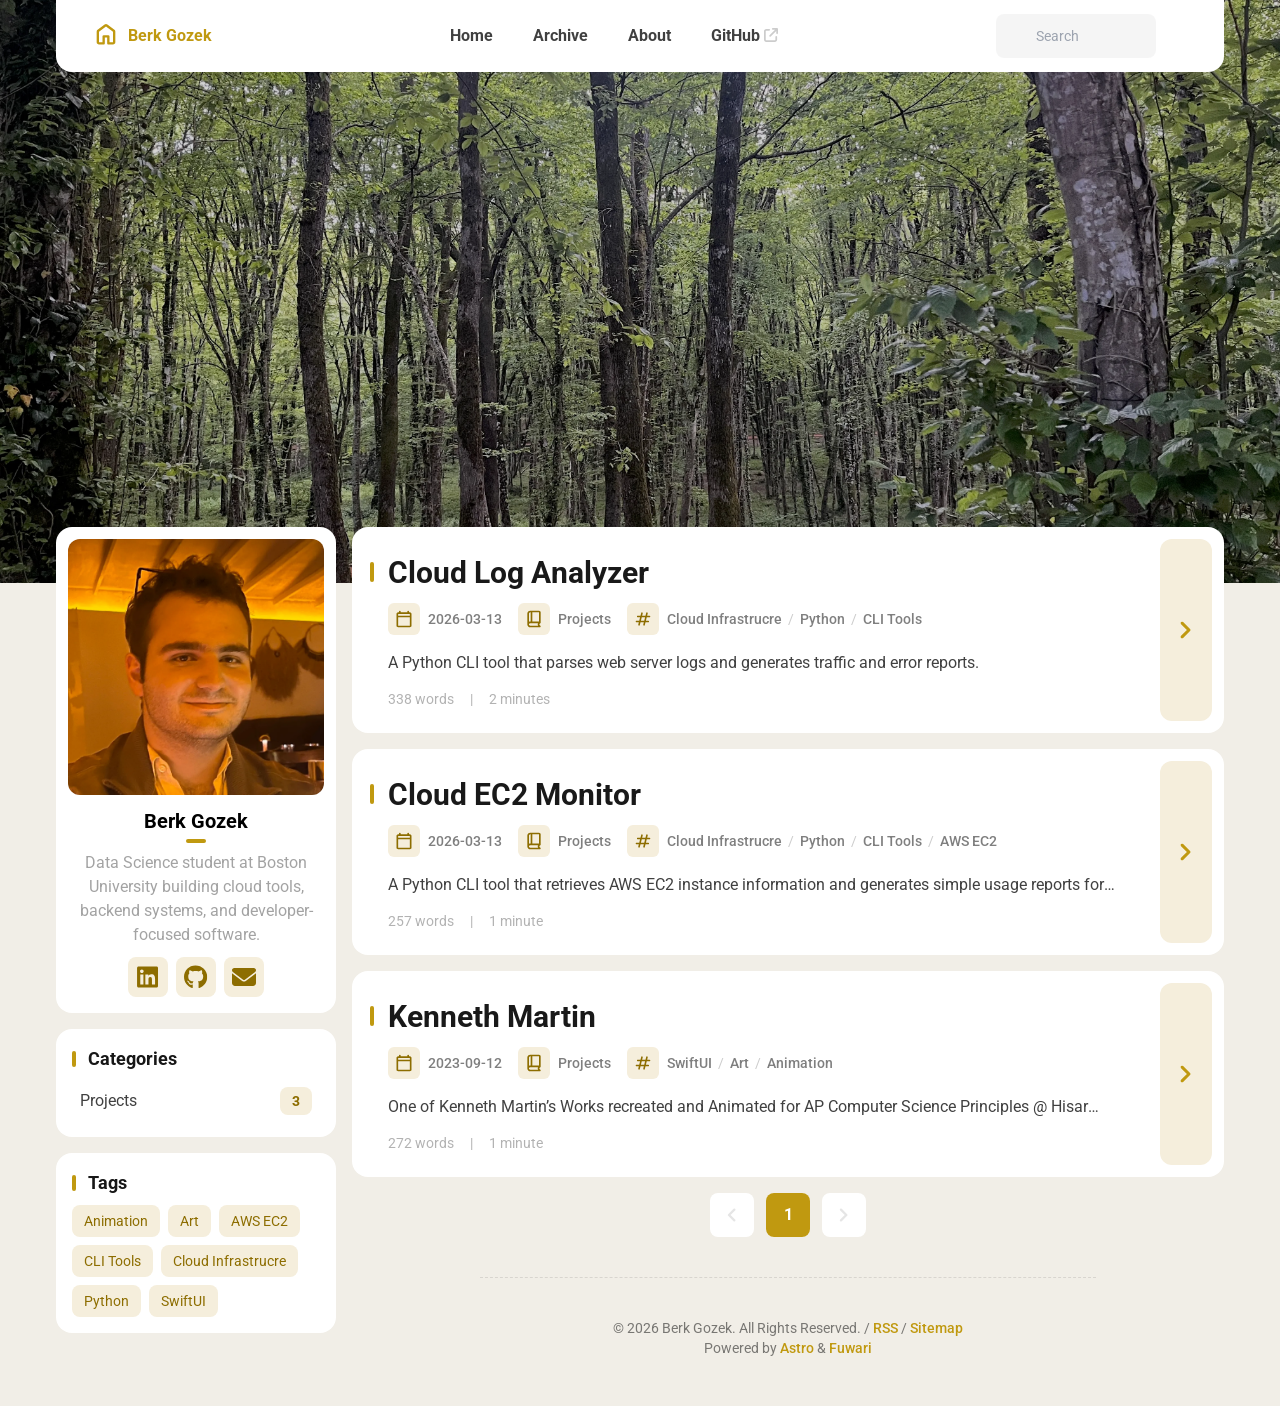
<file: index.html>
<!DOCTYPE html><html lang="en" class="bg-[var(--page-bg)] transition text-[14px] md:text-[16px]" data-overlayscrollbars-initialize data-astro-cid-sckkx6r4 style="--bannerOffset: 15vh;--banner-height-home: 65vh;--banner-height: 35vh;--configHue: 90;--page-width: 75rem;"> <head><title>Berk Gozek - Resume and Portfolio</title><meta charset="UTF-8"><meta name="description" content="Berk Gozek - Resume and Portfolio"><meta name="author" content="Berk Gozek"><meta property="og:site_name" content="Berk Gozek"><meta property="og:url" content="https://berkgozek.com/"><meta property="og:title" content="Berk Gozek - Resume and Portfolio"><meta property="og:description" content="Berk Gozek - Resume and Portfolio"><meta property="og:type" content="website"><meta name="twitter:card" content="summary_large_image"><meta property="twitter:url" content="https://berkgozek.com/"><meta name="twitter:title" content="Berk Gozek - Resume and Portfolio"><meta name="twitter:description" content="Berk Gozek - Resume and Portfolio"><meta name="viewport" content="width=device-width"><meta name="generator" content="Astro v5.13.10"><link rel="icon" href="/favicon/favicon-light-32.png" sizes="32x32" media="(prefers-color-scheme: light)"><link rel="icon" href="/favicon/favicon-light-128.png" sizes="128x128" media="(prefers-color-scheme: light)"><link rel="icon" href="/favicon/favicon-light-180.png" sizes="180x180" media="(prefers-color-scheme: light)"><link rel="icon" href="/favicon/favicon-light-192.png" sizes="192x192" media="(prefers-color-scheme: light)"><link rel="icon" href="/favicon/favicon-dark-32.png" sizes="32x32" media="(prefers-color-scheme: dark)"><link rel="icon" href="/favicon/favicon-dark-128.png" sizes="128x128" media="(prefers-color-scheme: dark)"><link rel="icon" href="/favicon/favicon-dark-180.png" sizes="180x180" media="(prefers-color-scheme: dark)"><link rel="icon" href="/favicon/favicon-dark-192.png" sizes="192x192" media="(prefers-color-scheme: dark)"><!-- Set the theme before the page is rendered to avoid a flash --><script>(function(){const DEFAULT_THEME = "auto";
const LIGHT_MODE = "light";
const DARK_MODE = "dark";
const AUTO_MODE = "auto";
const BANNER_HEIGHT_EXTEND = 30;
const PAGE_WIDTH = 75;
const configHue = 90;

			// Load the theme from local storage
			const theme = localStorage.getItem('theme') || DEFAULT_THEME;
			switch (theme) {
				case LIGHT_MODE:
					document.documentElement.classList.remove('dark');
					break
				case DARK_MODE:
					document.documentElement.classList.add('dark');
					break
				case AUTO_MODE:
					if (window.matchMedia('(prefers-color-scheme: dark)').matches) {
						document.documentElement.classList.add('dark');
					} else {
						document.documentElement.classList.remove('dark');
					}
			}

			// Load the hue from local storage
			const hue = localStorage.getItem('hue') || configHue;
			document.documentElement.style.setProperty('--hue', hue);

			// calculate the --banner-height-extend, which needs to be a multiple of 4 to avoid blurry text
			let offset = Math.floor(window.innerHeight * (BANNER_HEIGHT_EXTEND / 100));
			offset = offset - offset % 4;
			document.documentElement.style.setProperty('--banner-height-extend', `${offset}px`);
		})();</script><!-- defines global css variables. This will be applied to <html> <body> and some other elements idk why --><link rel="alternate" type="application/rss+xml" title="Berk Gozek" href="https://berkgozek.com/rss.xml"><link rel="stylesheet" href="/_astro/Layout.DSulWsr7.css">
<link rel="stylesheet" href="/_astro/Layout.y4KPJ9hc.css">
<link rel="stylesheet" href="/_astro/_page_.9gYMQFMu.css">
<link rel="stylesheet" href="/_astro/_page_.ZlghMKVQ.css">
<link rel="stylesheet" href="/_astro/about.BtniRLn_.css">
<style>input.svelte-1wah7ro:focus{outline:0}.search-panel.svelte-1wah7ro{max-height:calc(100vh - 100px);overflow-y:auto}#display-setting.svelte-d7tq3k input[type=range]:where(.svelte-d7tq3k){-webkit-appearance:none;height:1.5rem;background-image:var(--color-selection-bar);transition:background-image .15s ease-in-out}#display-setting.svelte-d7tq3k input[type=range]:where(.svelte-d7tq3k)::-webkit-slider-thumb{-webkit-appearance:none;height:1rem;width:.5rem;border-radius:.125rem;background:#ffffffb3;box-shadow:none}#display-setting.svelte-d7tq3k input[type=range]:where(.svelte-d7tq3k)::-webkit-slider-thumb:hover{background:#fffc}#display-setting.svelte-d7tq3k input[type=range]:where(.svelte-d7tq3k)::-webkit-slider-thumb:active{background:#fff9}#display-setting.svelte-d7tq3k input[type=range]:where(.svelte-d7tq3k)::-moz-range-thumb{-webkit-appearance:none;height:1rem;width:.5rem;border-radius:.125rem;border-width:0;background:#ffffffb3;box-shadow:none}#display-setting.svelte-d7tq3k input[type=range]:where(.svelte-d7tq3k)::-moz-range-thumb:hover{background:#fffc}#display-setting.svelte-d7tq3k input[type=range]:where(.svelte-d7tq3k)::-moz-range-thumb:active{background:#fff9}#display-setting.svelte-d7tq3k input[type=range]:where(.svelte-d7tq3k)::-ms-thumb{-webkit-appearance:none;height:1rem;width:.5rem;border-radius:.125rem;background:#ffffffb3;box-shadow:none}#display-setting.svelte-d7tq3k input[type=range]:where(.svelte-d7tq3k)::-ms-thumb:hover{background:#fffc}#display-setting.svelte-d7tq3k input[type=range]:where(.svelte-d7tq3k)::-ms-thumb:active{background:#fff9}
</style><script type="module" src="/_astro/page.Z8IJTFqj.js"></script></head> <body class=" min-h-screen transition  lg:is-home enable-banner" data-overlayscrollbars-initialize data-astro-cid-sckkx6r4 style="--bannerOffset: 15vh;--banner-height-home: 65vh;--banner-height: 35vh;--configHue: 90;--page-width: 75rem;"> <div id="config-carrier" data-hue="90"></div>    <div id="top-row" class="z-50 pointer-events-none relative transition-all duration-700 max-w-[var(--page-width)] px-0 md:px-4 mx-auto"> <div id="navbar-wrapper" class="pointer-events-auto sticky top-0 transition-all"> <div id="navbar" class="z-50 onload-animation"> <div class="absolute h-8 left-0 right-0 -top-8 bg-[var(--card-bg)] transition"></div> <!-- used for onload animation --> <div class="card-base !overflow-visible max-w-[var(--page-width)] h-[4.5rem] !rounded-t-none mx-auto flex items-center justify-between px-4"> <a href="/" class="btn-plain scale-animation rounded-lg h-[3.25rem] px-5 font-bold active:scale-95"> <div class="flex flex-row text-[var(--primary)] items-center text-md"> <svg width="1em" height="1em" class="text-[1.75rem] mb-1 mr-2" data-icon="material-symbols:home-outline-rounded">   <symbol id="ai:material-symbols:home-outline-rounded" viewBox="0 0 24 24"><path fill="currentColor" d="M6 19h3v-5q0-.425.288-.712T10 13h4q.425 0 .713.288T15 14v5h3v-9l-6-4.5L6 10zm-2 0v-9q0-.475.213-.9t.587-.7l6-4.5q.525-.4 1.2-.4t1.2.4l6 4.5q.375.275.588.7T20 10v9q0 .825-.588 1.413T18 21h-4q-.425 0-.712-.288T13 20v-5h-2v5q0 .425-.288.713T10 21H6q-.825 0-1.412-.587T4 19m8-6.75"/></symbol><use href="#ai:material-symbols:home-outline-rounded"></use>  </svg> Berk Gozek </div> </a> <div class="hidden md:flex"> <a aria-label="Home" href="/" class="btn-plain scale-animation rounded-lg h-11 font-bold px-5 active:scale-95"> <div class="flex items-center"> Home  </div> </a><a aria-label="Archive" href="/archive/" class="btn-plain scale-animation rounded-lg h-11 font-bold px-5 active:scale-95"> <div class="flex items-center"> Archive  </div> </a><a aria-label="About" href="/about/" class="btn-plain scale-animation rounded-lg h-11 font-bold px-5 active:scale-95"> <div class="flex items-center"> About  </div> </a><a aria-label="GitHub" href="https://github.com/berkgozek" target="_blank" class="btn-plain scale-animation rounded-lg h-11 font-bold px-5 active:scale-95"> <div class="flex items-center"> GitHub <svg width="1em" height="1em" class="text-[0.875rem] transition -translate-y-[1px] ml-1 text-black/[0.2] dark:text-white/[0.2]" data-icon="fa6-solid:arrow-up-right-from-square">   <symbol id="ai:fa6-solid:arrow-up-right-from-square" viewBox="0 0 512 512"><path fill="currentColor" d="M320 0c-17.7 0-32 14.3-32 32s14.3 32 32 32h82.7L201.4 265.4c-12.5 12.5-12.5 32.8 0 45.3s32.8 12.5 45.3 0L448 109.3V192c0 17.7 14.3 32 32 32s32-14.3 32-32V32c0-17.7-14.3-32-32-32zM80 32C35.8 32 0 67.8 0 112v320c0 44.2 35.8 80 80 80h320c44.2 0 80-35.8 80-80V320c0-17.7-14.3-32-32-32s-32 14.3-32 32v112c0 8.8-7.2 16-16 16H80c-8.8 0-16-7.2-16-16V112c0-8.8 7.2-16 16-16h112c17.7 0 32-14.3 32-32s-14.3-32-32-32z"/></symbol><use href="#ai:fa6-solid:arrow-up-right-from-square"></use>  </svg> </div> </a> </div> <div class="flex"> <!--<SearchPanel client:load>--> <style>astro-island,astro-slot,astro-static-slot{display:contents}</style><script>(()=>{var e=async t=>{await(await t())()};(self.Astro||(self.Astro={})).only=e;window.dispatchEvent(new Event("astro:only"));})();</script><script>(()=>{var A=Object.defineProperty;var g=(i,o,a)=>o in i?A(i,o,{enumerable:!0,configurable:!0,writable:!0,value:a}):i[o]=a;var d=(i,o,a)=>g(i,typeof o!="symbol"?o+"":o,a);{let i={0:t=>m(t),1:t=>a(t),2:t=>new RegExp(t),3:t=>new Date(t),4:t=>new Map(a(t)),5:t=>new Set(a(t)),6:t=>BigInt(t),7:t=>new URL(t),8:t=>new Uint8Array(t),9:t=>new Uint16Array(t),10:t=>new Uint32Array(t),11:t=>1/0*t},o=t=>{let[l,e]=t;return l in i?i[l](e):void 0},a=t=>t.map(o),m=t=>typeof t!="object"||t===null?t:Object.fromEntries(Object.entries(t).map(([l,e])=>[l,o(e)]));class y extends HTMLElement{constructor(){super(...arguments);d(this,"Component");d(this,"hydrator");d(this,"hydrate",async()=>{var b;if(!this.hydrator||!this.isConnected)return;let e=(b=this.parentElement)==null?void 0:b.closest("astro-island[ssr]");if(e){e.addEventListener("astro:hydrate",this.hydrate,{once:!0});return}let c=this.querySelectorAll("astro-slot"),n={},h=this.querySelectorAll("template[data-astro-template]");for(let r of h){let s=r.closest(this.tagName);s!=null&&s.isSameNode(this)&&(n[r.getAttribute("data-astro-template")||"default"]=r.innerHTML,r.remove())}for(let r of c){let s=r.closest(this.tagName);s!=null&&s.isSameNode(this)&&(n[r.getAttribute("name")||"default"]=r.innerHTML)}let p;try{p=this.hasAttribute("props")?m(JSON.parse(this.getAttribute("props"))):{}}catch(r){let s=this.getAttribute("component-url")||"<unknown>",v=this.getAttribute("component-export");throw v&&(s+=` (export ${v})`),console.error(`[hydrate] Error parsing props for component ${s}`,this.getAttribute("props"),r),r}let u;await this.hydrator(this)(this.Component,p,n,{client:this.getAttribute("client")}),this.removeAttribute("ssr"),this.dispatchEvent(new CustomEvent("astro:hydrate"))});d(this,"unmount",()=>{this.isConnected||this.dispatchEvent(new CustomEvent("astro:unmount"))})}disconnectedCallback(){document.removeEventListener("astro:after-swap",this.unmount),document.addEventListener("astro:after-swap",this.unmount,{once:!0})}connectedCallback(){if(!this.hasAttribute("await-children")||document.readyState==="interactive"||document.readyState==="complete")this.childrenConnectedCallback();else{let e=()=>{document.removeEventListener("DOMContentLoaded",e),c.disconnect(),this.childrenConnectedCallback()},c=new MutationObserver(()=>{var n;((n=this.lastChild)==null?void 0:n.nodeType)===Node.COMMENT_NODE&&this.lastChild.nodeValue==="astro:end"&&(this.lastChild.remove(),e())});c.observe(this,{childList:!0}),document.addEventListener("DOMContentLoaded",e)}}async childrenConnectedCallback(){let e=this.getAttribute("before-hydration-url");e&&await import(e),this.start()}async start(){let e=JSON.parse(this.getAttribute("opts")),c=this.getAttribute("client");if(Astro[c]===void 0){window.addEventListener(`astro:${c}`,()=>this.start(),{once:!0});return}try{await Astro[c](async()=>{let n=this.getAttribute("renderer-url"),[h,{default:p}]=await Promise.all([import(this.getAttribute("component-url")),n?import(n):()=>()=>{}]),u=this.getAttribute("component-export")||"default";if(!u.includes("."))this.Component=h[u];else{this.Component=h;for(let f of u.split("."))this.Component=this.Component[f]}return this.hydrator=p,this.hydrate},e,this)}catch(n){console.error(`[astro-island] Error hydrating ${this.getAttribute("component-url")}`,n)}}attributeChangedCallback(){this.hydrate()}}d(y,"observedAttributes",["props"]),customElements.get("astro-island")||customElements.define("astro-island",y)}})();</script><astro-island uid="ZWLSEP" component-url="/_astro/Search.DpBcKkHr.js" component-export="default" renderer-url="/_astro/client.svelte.BtEbdPyR.js" props="{}" ssr client="only" opts="{&quot;name&quot;:&quot;Search&quot;,&quot;value&quot;:&quot;svelte&quot;}"></astro-island>  <astro-island uid="Z5zuKs" component-url="/_astro/LightDarkSwitch.Cq210o6L.js" component-export="default" renderer-url="/_astro/client.svelte.BtEbdPyR.js" props="{}" ssr client="only" opts="{&quot;name&quot;:&quot;LightDarkSwitch&quot;,&quot;value&quot;:&quot;svelte&quot;}"></astro-island> <button aria-label="Menu" name="Nav Menu" class="btn-plain scale-animation rounded-lg w-11 h-11 active:scale-90 md:!hidden" id="nav-menu-switch"> <svg width="1em" height="1em" class="text-[1.25rem]" data-icon="material-symbols:menu-rounded">   <symbol id="ai:material-symbols:menu-rounded" viewBox="0 0 24 24"><path fill="currentColor" d="M4 18q-.425 0-.712-.288T3 17t.288-.712T4 16h16q.425 0 .713.288T21 17t-.288.713T20 18zm0-5q-.425 0-.712-.288T3 12t.288-.712T4 11h16q.425 0 .713.288T21 12t-.288.713T20 13zm0-5q-.425 0-.712-.288T3 7t.288-.712T4 6h16q.425 0 .713.288T21 7t-.288.713T20 8z"/></symbol><use href="#ai:material-symbols:menu-rounded"></use>  </svg> </button> </div> <div id="nav-menu-panel" class="float-panel float-panel-closed absolute transition-all fixed right-4 px-2 py-2"> <a href="/" class="group flex justify-between items-center py-2 pl-3 pr-1 rounded-lg gap-8
            hover:bg-[var(--btn-plain-bg-hover)] active:bg-[var(--btn-plain-bg-active)] transition
        "> <div class="transition text-black/75 dark:text-white/75 font-bold group-hover:text-[var(--primary)] group-active:text-[var(--primary)]"> Home </div> <svg width="1em" height="1em" class="transition text-[1.25rem] text-[var(--primary)]" data-icon="material-symbols:chevron-right-rounded">   <symbol id="ai:material-symbols:chevron-right-rounded" viewBox="0 0 24 24"><path fill="currentColor" d="M12.6 12L8.7 8.1q-.275-.275-.275-.7t.275-.7t.7-.275t.7.275l4.6 4.6q.15.15.213.325t.062.375t-.062.375t-.213.325l-4.6 4.6q-.275.275-.7.275t-.7-.275t-.275-.7t.275-.7z"/></symbol><use href="#ai:material-symbols:chevron-right-rounded"></use>  </svg>  </a><a href="/archive/" class="group flex justify-between items-center py-2 pl-3 pr-1 rounded-lg gap-8
            hover:bg-[var(--btn-plain-bg-hover)] active:bg-[var(--btn-plain-bg-active)] transition
        "> <div class="transition text-black/75 dark:text-white/75 font-bold group-hover:text-[var(--primary)] group-active:text-[var(--primary)]"> Archive </div> <svg width="1em" height="1em" viewBox="0 0 24 24" class="transition text-[1.25rem] text-[var(--primary)]" data-icon="material-symbols:chevron-right-rounded">   <use href="#ai:material-symbols:chevron-right-rounded"></use>  </svg>  </a><a href="/about/" class="group flex justify-between items-center py-2 pl-3 pr-1 rounded-lg gap-8
            hover:bg-[var(--btn-plain-bg-hover)] active:bg-[var(--btn-plain-bg-active)] transition
        "> <div class="transition text-black/75 dark:text-white/75 font-bold group-hover:text-[var(--primary)] group-active:text-[var(--primary)]"> About </div> <svg width="1em" height="1em" viewBox="0 0 24 24" class="transition text-[1.25rem] text-[var(--primary)]" data-icon="material-symbols:chevron-right-rounded">   <use href="#ai:material-symbols:chevron-right-rounded"></use>  </svg>  </a><a href="https://github.com/berkgozek" class="group flex justify-between items-center py-2 pl-3 pr-1 rounded-lg gap-8
            hover:bg-[var(--btn-plain-bg-hover)] active:bg-[var(--btn-plain-bg-active)] transition
        " target="_blank"> <div class="transition text-black/75 dark:text-white/75 font-bold group-hover:text-[var(--primary)] group-active:text-[var(--primary)]"> GitHub </div>  <svg width="1em" height="1em" viewBox="0 0 512 512" class="transition text-[0.75rem] text-black/25 dark:text-white/25 -translate-x-1" data-icon="fa6-solid:arrow-up-right-from-square">   <use href="#ai:fa6-solid:arrow-up-right-from-square"></use>  </svg> </a> </div> <astro-island uid="ZbLSog" component-url="/_astro/DisplaySettings.9NB11Dvr.js" component-export="default" renderer-url="/_astro/client.svelte.BtEbdPyR.js" props="{}" ssr client="only" opts="{&quot;name&quot;:&quot;DisplaySettings&quot;,&quot;value&quot;:&quot;svelte&quot;}"></astro-island> </div> </div> <script type="module">function c(){localStorage.theme==="dark"?(document.documentElement.classList.remove("dark"),localStorage.theme="light"):(document.documentElement.classList.add("dark"),localStorage.theme="dark")}function o(){let t=document.getElementById("scheme-switch");t&&(t.onclick=function(){c()});let n=document.getElementById("display-settings-switch");n&&(n.onclick=function(){let e=document.getElementById("display-setting");e&&e.classList.toggle("float-panel-closed")});let l=document.getElementById("nav-menu-switch");l&&(l.onclick=function(){let e=document.getElementById("nav-menu-panel");e&&e.classList.toggle("float-panel-closed")})}o();</script> <script>(function(){const scriptUrl = "/pagefind/pagefind.js";

async function loadPagefind() {
    try {
        const response = await fetch(scriptUrl, { method: 'HEAD' });
        if (!response.ok) {
            throw new Error(`Pagefind script not found: ${response.status}`);
        }

        const pagefind = await import(scriptUrl);

        await pagefind.options({
            excerptLength: 20
        });

        window.pagefind = pagefind;

        document.dispatchEvent(new CustomEvent('pagefindready'));
        console.log('Pagefind loaded and initialized successfully, event dispatched.');
    } catch (error) {
        console.error('Failed to load Pagefind:', error);
        window.pagefind = {
            search: () => Promise.resolve({ results: [] }),
            options: () => Promise.resolve(),
        };
        document.dispatchEvent(new CustomEvent('pagefindloaderror'));
        console.log('Pagefind load error, event dispatched.');
    }
}

if (document.readyState === 'loading') {
    document.addEventListener('DOMContentLoaded', loadPagefind);
} else {
    loadPagefind();
}
})();</script> </div> </div>  <div id="banner-wrapper" class="absolute z-10 w-full transition duration-700 overflow-hidden" style="top: -30vh"> <div id="banner" class="object-cover h-full transition duration-700 opacity-0 scale-105 overflow-hidden relative"> <div class="transition absolute inset-0 dark:bg-black/10 bg-opacity-50 pointer-events-none"></div> <img src="/_astro/banner-photo.BqipbiBk_ZrTod2.webp" alt="Banner image of the blog" style="object-position: center" loading="lazy" decoding="async" fetchpriority="auto" width="4032" height="2268" class="w-full h-full object-cover">  </div> </div> <div class="absolute w-full z-30 pointer-events-none" style="top: calc(35vh - 3.5rem)"> <!-- The pointer-events-none here prevent blocking the click event of the TOC --> <div class="relative max-w-[var(--page-width)] mx-auto pointer-events-auto"> <div id="main-grid" class="transition duration-700 w-full left-0 right-0 grid grid-cols-[17.5rem_auto] grid-rows-[auto_1fr_auto] lg:grid-rows-[auto]
    mx-auto gap-4 px-0 md:px-4"> <!-- Banner image credit -->  <div id="sidebar" class="mb-4 row-start-2 row-end-3 col-span-2 lg:row-start-1 lg:row-end-2 lg:col-span-1 lg:max-w-[17.5rem] onload-animation w-full"> <div class="flex flex-col w-full gap-4 mb-4"> <div class="card-base p-3"> <a aria-label="Go to About Page" href="/about/" class="group block relative mx-auto mt-1 lg:mx-0 lg:mt-0 mb-3
       max-w-[12rem] lg:max-w-none overflow-hidden rounded-xl active:scale-95"> <div class="absolute transition pointer-events-none group-hover:bg-black/30 group-active:bg-black/50
        w-full h-full z-50 flex items-center justify-center"> <svg width="1.13em" height="1em" class="transition opacity-0 scale-90 group-hover:scale-100 group-hover:opacity-100 text-white text-5xl" data-icon="fa6-regular:address-card">   <symbol id="ai:fa6-regular:address-card" viewBox="0 0 576 512"><path fill="currentColor" d="M512 80c8.8 0 16 7.2 16 16v320c0 8.8-7.2 16-16 16H64c-8.8 0-16-7.2-16-16V96c0-8.8 7.2-16 16-16zM64 32C28.7 32 0 60.7 0 96v320c0 35.3 28.7 64 64 64h448c35.3 0 64-28.7 64-64V96c0-35.3-28.7-64-64-64zm144 224a64 64 0 1 0 0-128a64 64 0 1 0 0 128m-32 32c-44.2 0-80 35.8-80 80c0 8.8 7.2 16 16 16h192c8.8 0 16-7.2 16-16c0-44.2-35.8-80-80-80zm200-144c-13.3 0-24 10.7-24 24s10.7 24 24 24h80c13.3 0 24-10.7 24-24s-10.7-24-24-24zm0 96c-13.3 0-24 10.7-24 24s10.7 24 24 24h80c13.3 0 24-10.7 24-24s-10.7-24-24-24z"/></symbol><use href="#ai:fa6-regular:address-card"></use>  </svg> </div> <div class="mx-auto lg:w-full h-full lg:mt-0  overflow-hidden relative"> <div class="transition absolute inset-0 dark:bg-black/10 bg-opacity-50 pointer-events-none"></div> <img src="/_astro/Berk.DKNM-N1X_2uJCpY.webp" alt="Profile Image of the Author" style="object-position: center" loading="lazy" decoding="async" fetchpriority="auto" width="1250" height="1250" class="w-full h-full object-cover">  </div> </a> <div class="px-2"> <div class="font-bold text-xl text-center mb-1 dark:text-neutral-50 transition">Berk Gozek</div> <div class="h-1 w-5 bg-[var(--primary)] mx-auto rounded-full mb-2 transition"></div> <div class="text-center text-neutral-400 mb-2.5 transition">Data Science student at Boston University building cloud tools, backend systems, and developer-focused software.</div> <div class="flex flex-wrap gap-2 justify-center mb-1"> <a rel="me" aria-label="Linkedin" href="https://www.linkedin.com/in/berkgozek/" target="_blank" class="btn-regular rounded-lg h-10 w-10 active:scale-90"> <svg width="0.88em" height="1em" class="text-[1.5rem]" data-icon="fa6-brands:linkedin">   <symbol id="ai:fa6-brands:linkedin" viewBox="0 0 448 512"><path fill="currentColor" d="M416 32H31.9C14.3 32 0 46.5 0 64.3v383.4C0 465.5 14.3 480 31.9 480H416c17.6 0 32-14.5 32-32.3V64.3c0-17.8-14.4-32.3-32-32.3M135.4 416H69V202.2h66.5V416zm-33.2-243c-21.3 0-38.5-17.3-38.5-38.5S80.9 96 102.2 96c21.2 0 38.5 17.3 38.5 38.5c0 21.3-17.2 38.5-38.5 38.5m282.1 243h-66.4V312c0-24.8-.5-56.7-34.5-56.7c-34.6 0-39.9 27-39.9 54.9V416h-66.4V202.2h63.7v29.2h.9c8.9-16.8 30.6-34.5 62.9-34.5c67.2 0 79.7 44.3 79.7 101.9z"/></symbol><use href="#ai:fa6-brands:linkedin"></use>  </svg> </a><a rel="me" aria-label="GitHub" href="https://github.com/berkgozek" target="_blank" class="btn-regular rounded-lg h-10 w-10 active:scale-90"> <svg width="0.97em" height="1em" class="text-[1.5rem]" data-icon="fa6-brands:github">   <symbol id="ai:fa6-brands:github" viewBox="0 0 496 512"><path fill="currentColor" d="M165.9 397.4c0 2-2.3 3.6-5.2 3.6c-3.3.3-5.6-1.3-5.6-3.6c0-2 2.3-3.6 5.2-3.6c3-.3 5.6 1.3 5.6 3.6m-31.1-4.5c-.7 2 1.3 4.3 4.3 4.9c2.6 1 5.6 0 6.2-2s-1.3-4.3-4.3-5.2c-2.6-.7-5.5.3-6.2 2.3m44.2-1.7c-2.9.7-4.9 2.6-4.6 4.9c.3 2 2.9 3.3 5.9 2.6c2.9-.7 4.9-2.6 4.6-4.6c-.3-1.9-3-3.2-5.9-2.9M244.8 8C106.1 8 0 113.3 0 252c0 110.9 69.8 205.8 169.5 239.2c12.8 2.3 17.3-5.6 17.3-12.1c0-6.2-.3-40.4-.3-61.4c0 0-70 15-84.7-29.8c0 0-11.4-29.1-27.8-36.6c0 0-22.9-15.7 1.6-15.4c0 0 24.9 2 38.6 25.8c21.9 38.6 58.6 27.5 72.9 20.9c2.3-16 8.8-27.1 16-33.7c-55.9-6.2-112.3-14.3-112.3-110.5c0-27.5 7.6-41.3 23.6-58.9c-2.6-6.5-11.1-33.3 2.6-67.9c20.9-6.5 69 27 69 27c20-5.6 41.5-8.5 62.8-8.5s42.8 2.9 62.8 8.5c0 0 48.1-33.6 69-27c13.7 34.7 5.2 61.4 2.6 67.9c16 17.7 25.8 31.5 25.8 58.9c0 96.5-58.9 104.2-114.8 110.5c9.2 7.9 17 22.9 17 46.4c0 33.7-.3 75.4-.3 83.6c0 6.5 4.6 14.4 17.3 12.1C428.2 457.8 496 362.9 496 252C496 113.3 383.5 8 244.8 8M97.2 352.9c-1.3 1-1 3.3.7 5.2c1.6 1.6 3.9 2.3 5.2 1c1.3-1 1-3.3-.7-5.2c-1.6-1.6-3.9-2.3-5.2-1m-10.8-8.1c-.7 1.3.3 2.9 2.3 3.9c1.6 1 3.6.7 4.3-.7c.7-1.3-.3-2.9-2.3-3.9c-2-.6-3.6-.3-4.3.7m32.4 35.6c-1.6 1.3-1 4.3 1.3 6.2c2.3 2.3 5.2 2.6 6.5 1c1.3-1.3.7-4.3-1.3-6.2c-2.2-2.3-5.2-2.6-6.5-1m-11.4-14.7c-1.6 1-1.6 3.6 0 5.9s4.3 3.3 5.6 2.3c1.6-1.3 1.6-3.9 0-6.2c-1.4-2.3-4-3.3-5.6-2"/></symbol><use href="#ai:fa6-brands:github"></use>  </svg> </a><a rel="me" aria-label="Mail" href="mailto:berk@berkgozek.com" target="_blank" class="btn-regular rounded-lg h-10 w-10 active:scale-90"> <svg width="1em" height="1em" class="text-[1.5rem]" data-icon="fa6-solid:envelope">   <symbol id="ai:fa6-solid:envelope" viewBox="0 0 512 512"><path fill="currentColor" d="M48 64C21.5 64 0 85.5 0 112c0 15.1 7.1 29.3 19.2 38.4l217.6 163.2c11.4 8.5 27 8.5 38.4 0l217.6-163.2c12.1-9.1 19.2-23.3 19.2-38.4c0-26.5-21.5-48-48-48zM0 176v208c0 35.3 28.7 64 64 64h384c35.3 0 64-28.7 64-64V176L294.4 339.2a63.9 63.9 0 0 1-76.8 0z"/></symbol><use href="#ai:fa6-solid:envelope"></use>  </svg> </a>  </div> </div> </div> </div> <div id="sidebar-sticky" class="transition-all duration-700 flex flex-col w-full gap-4 top-4 sticky top-4"> <widget-layout data-id="categories" data-is-collapsed="false" class="pb-4 card-base onload-animation" style="animation-delay: 150ms; --collapsedHeight: 7.5rem;" data-astro-cid-ucso7hve="true"> <div class="font-bold transition text-lg text-neutral-900 dark:text-neutral-100 relative ml-8 mt-4 mb-2
        before:w-1 before:h-4 before:rounded-md before:bg-[var(--primary)]
        before:absolute before:left-[-16px] before:top-[5.5px]" data-astro-cid-ucso7hve style="--collapsedHeight: 7.5rem;">Categories</div> <div id="categories" class="collapse-wrapper px-4 overflow-hidden" data-astro-cid-ucso7hve style="--collapsedHeight: 7.5rem;"> <a href="/archive/?category=Projects" aria-label="View all posts in the Projects category"> <button class="
            w-full
            h-10
            rounded-lg
            bg-none
            hover:bg-[var(--btn-plain-bg-hover)]
            active:bg-[var(--btn-plain-bg-active)]
            transition-all
            pl-2
            hover:pl-3
            
            text-neutral-700
            hover:text-[var(--primary)]
            dark:text-neutral-300
            dark:hover:text-[var(--primary)]
        "> <div class="flex items-center justify-between relative mr-2"> <div class="overflow-hidden text-left whitespace-nowrap overflow-ellipsis  "> Projects </div> <div class="transition px-2 h-7 ml-4 min-w-[2rem] rounded-lg text-sm font-bold
                    text-[var(--btn-content)] dark:text-[var(--deep-text)]
                    bg-[var(--btn-regular-bg)] dark:bg-[var(--primary)]
                    flex items-center justify-center"> 3 </div> </div> </button> </a> </div>  </widget-layout>  <script type="module">class d extends HTMLElement{constructor(){if(super(),this.dataset.isCollapsed!=="true")return;const e=this.dataset.id,t=this.querySelector(".expand-btn"),s=this.querySelector(`#${e}`);t.addEventListener("click",()=>{s.classList.remove("collapsed"),t.classList.add("hidden")})}}customElements.get("widget-layout")||customElements.define("widget-layout",d);</script> <widget-layout data-id="tags" data-is-collapsed="false" class="pb-4 card-base onload-animation" style="animation-delay: 200ms; --collapsedHeight: 7.5rem;" data-astro-cid-ucso7hve="true"> <div class="font-bold transition text-lg text-neutral-900 dark:text-neutral-100 relative ml-8 mt-4 mb-2
        before:w-1 before:h-4 before:rounded-md before:bg-[var(--primary)]
        before:absolute before:left-[-16px] before:top-[5.5px]" data-astro-cid-ucso7hve style="--collapsedHeight: 7.5rem;">Tags</div> <div id="tags" class="collapse-wrapper px-4 overflow-hidden" data-astro-cid-ucso7hve style="--collapsedHeight: 7.5rem;">  <div class="flex gap-2 flex-wrap"> <a href="/archive/?tag=Animation" aria-label="View all posts with the Animation tag" class="btn-regular h-8 text-sm px-3 rounded-lg">  Animation </a><a href="/archive/?tag=Art" aria-label="View all posts with the Art tag" class="btn-regular h-8 text-sm px-3 rounded-lg">  Art </a><a href="/archive/?tag=AWS%20EC2" aria-label="View all posts with the AWS EC2 tag" class="btn-regular h-8 text-sm px-3 rounded-lg">  AWS EC2 </a><a href="/archive/?tag=CLI%20Tools" aria-label="View all posts with the CLI Tools tag" class="btn-regular h-8 text-sm px-3 rounded-lg">  CLI Tools </a><a href="/archive/?tag=Cloud%20Infrastrucre" aria-label="View all posts with the Cloud Infrastrucre tag" class="btn-regular h-8 text-sm px-3 rounded-lg">  Cloud Infrastrucre </a><a href="/archive/?tag=Python" aria-label="View all posts with the Python tag" class="btn-regular h-8 text-sm px-3 rounded-lg">  Python </a><a href="/archive/?tag=SwiftUI" aria-label="View all posts with the SwiftUI tag" class="btn-regular h-8 text-sm px-3 rounded-lg">  SwiftUI </a> </div>  </div>  </widget-layout>   </div> </div> <main id="swup-container" class="transition-swup-fade col-span-2 lg:col-span-1 overflow-hidden"> <div id="content-wrapper" class="onload-animation"> <!-- the overflow-hidden here prevent long text break the layout--> <!-- make id different from windows.swup global property -->  <div class="transition flex flex-col rounded-[var(--radius-large)] bg-[var(--card-bg)] py-1 md:py-0 md:bg-transparent md:gap-4 mb-4"> <div class="card-base flex flex-col-reverse md:flex-col w-full rounded-[var(--radius-large)] overflow-hidden relative onload-animation" style="animation-delay: calc(var(--content-delay) + 0ms);; --coverWidth: 28%;" data-astro-cid-iyiqi2so> <div class="pl-6 md:pl-9 pr-6 md:pr-2 pt-6 md:pt-7 pb-6 relative w-full md:w-[calc(100%_-_52px_-_12px)]" data-astro-cid-iyiqi2so style="--coverWidth: 28%;"> <a href="/posts/cloud-log-analyzer/" class="transition group w-full block font-bold mb-3 text-3xl text-90
        hover:text-[var(--primary)] dark:hover:text-[var(--primary)]
        active:text-[var(--title-active)] dark:active:text-[var(--title-active)]
        before:w-1 before:h-5 before:rounded-md before:bg-[var(--primary)]
        before:absolute before:top-[35px] before:left-[18px] before:hidden md:before:block
        " data-astro-cid-iyiqi2so style="--coverWidth: 28%;"> Cloud Log Analyzer <svg width="1em" height="1em" viewBox="0 0 24 24" class="inline text-[2rem] text-[var(--primary)] md:hidden translate-y-0.5 absolute" data-astro-cid-iyiqi2so="true" data-icon="material-symbols:chevron-right-rounded">   <use href="#ai:material-symbols:chevron-right-rounded"></use>  </svg> <svg width="1em" height="1em" viewBox="0 0 24 24" class="text-[var(--primary)] text-[2rem] transition hidden md:inline absolute translate-y-0.5 opacity-0 group-hover:opacity-100 -translate-x-1 group-hover:translate-x-0" data-astro-cid-iyiqi2so="true" data-icon="material-symbols:chevron-right-rounded">   <use href="#ai:material-symbols:chevron-right-rounded"></use>  </svg> </a> <!-- metadata --> <div class="flex flex-wrap text-neutral-500 dark:text-neutral-400 items-center gap-4 gap-x-4 gap-y-2 mb-4"> <!-- publish date --> <div class="flex items-center"> <div class="meta-icon"> <svg width="1em" height="1em" class="text-xl" data-icon="material-symbols:calendar-today-outline-rounded">   <symbol id="ai:material-symbols:calendar-today-outline-rounded" viewBox="0 0 24 24"><path fill="currentColor" d="M5 22q-.825 0-1.412-.587T3 20V6q0-.825.588-1.412T5 4h1V3q0-.425.288-.712T7 2t.713.288T8 3v1h8V3q0-.425.288-.712T17 2t.713.288T18 3v1h1q.825 0 1.413.588T21 6v14q0 .825-.587 1.413T19 22zm0-2h14V10H5zM5 8h14V6H5zm0 0V6z"/></symbol><use href="#ai:material-symbols:calendar-today-outline-rounded"></use>  </svg> </div> <span class="text-50 text-sm font-medium">2026-03-13</span> </div> <!-- update date -->  <!-- categories --> <div class="flex items-center"> <div class="meta-icon"> <svg width="1em" height="1em" class="text-xl" data-icon="material-symbols:book-2-outline-rounded">   <symbol id="ai:material-symbols:book-2-outline-rounded" viewBox="0 0 24 24"><path fill="currentColor" d="M6 15.325q.35-.175.725-.25T7.5 15H8V4h-.5q-.625 0-1.062.438T6 5.5zM10 15h8V4h-8zm-4 .325V4zM7.5 22q-1.45 0-2.475-1.025T4 18.5v-13q0-1.45 1.025-2.475T7.5 2H18q.825 0 1.413.587T20 4v12.525q0 .2-.162.363t-.588.362q-.35.175-.55.5t-.2.75t.2.763t.55.487t.55.413t.2.562v.25q0 .425-.288.725T19 22zm0-2h9.325q-.15-.35-.237-.712T16.5 18.5q0-.4.075-.775t.25-.725H7.5q-.65 0-1.075.438T6 18.5q0 .65.425 1.075T7.5 20"/></symbol><use href="#ai:material-symbols:book-2-outline-rounded"></use>  </svg> </div> <div class="flex flex-row flex-nowrap items-center"> <a href="/archive/?category=Projects" aria-label="View all posts in the Projects category" class="link-lg transition text-50 text-sm font-medium
                            hover:text-[var(--primary)] dark:hover:text-[var(--primary)] whitespace-nowrap"> Projects </a> </div> </div> <!-- tags --> <div class="items-center hidden md:flex"> <div class="meta-icon"> <svg width="1em" height="1em" class="text-xl" data-icon="material-symbols:tag-rounded">   <symbol id="ai:material-symbols:tag-rounded" viewBox="0 0 24 24"><path fill="currentColor" d="m9 16l-.825 3.275q-.075.325-.325.525t-.6.2q-.475 0-.775-.375T6.3 18.8L7 16H4.275q-.5 0-.8-.387T3.3 14.75q.075-.35.35-.55t.625-.2H7.5l1-4H5.775q-.5 0-.8-.387T4.8 8.75q.075-.35.35-.55t.625-.2H9l.825-3.275Q9.9 4.4 10.15 4.2t.6-.2q.475 0 .775.375t.175.825L11 8h4l.825-3.275q.075-.325.325-.525t.6-.2q.475 0 .775.375t.175.825L17 8h2.725q.5 0 .8.387t.175.863q-.075.35-.35.55t-.625.2H16.5l-1 4h2.725q.5 0 .8.388t.175.862q-.075.35-.35.55t-.625.2H15l-.825 3.275q-.075.325-.325.525t-.6.2q-.475 0-.775-.375T12.3 18.8L13 16zm.5-2h4l1-4h-4z"/></symbol><use href="#ai:material-symbols:tag-rounded"></use>  </svg> </div> <div class="flex flex-row flex-nowrap items-center"> <div class="hidden mx-1.5 text-[var(--meta-divider)] text-sm">/</div>
                <a href="/archive/?tag=Cloud%20Infrastrucre" aria-label="View all posts with the Cloud Infrastrucre tag" class="link-lg transition text-50 text-sm font-medium
                                hover:text-[var(--primary)] dark:hover:text-[var(--primary)] whitespace-nowrap"> Cloud Infrastrucre </a><div class="mx-1.5 text-[var(--meta-divider)] text-sm">/</div>
                <a href="/archive/?tag=Python" aria-label="View all posts with the Python tag" class="link-lg transition text-50 text-sm font-medium
                                hover:text-[var(--primary)] dark:hover:text-[var(--primary)] whitespace-nowrap"> Python </a><div class="mx-1.5 text-[var(--meta-divider)] text-sm">/</div>
                <a href="/archive/?tag=CLI%20Tools" aria-label="View all posts with the CLI Tools tag" class="link-lg transition text-50 text-sm font-medium
                                hover:text-[var(--primary)] dark:hover:text-[var(--primary)] whitespace-nowrap"> CLI Tools </a>  </div> </div> </div> <!-- description --> <div class="transition text-75 mb-3.5 pr-4 line-clamp-2 md:line-clamp-1" data-astro-cid-iyiqi2so style="--coverWidth: 28%;"> A Python CLI tool that parses web server logs and generates traffic and error reports. </div> <!-- word count and read time  --> <div class="text-sm text-black/30 dark:text-white/30 flex gap-4 transition" data-astro-cid-iyiqi2so style="--coverWidth: 28%;"> <div data-astro-cid-iyiqi2so style="--coverWidth: 28%;"> 338  words </div> <div data-astro-cid-iyiqi2so style="--coverWidth: 28%;">|</div> <div data-astro-cid-iyiqi2so style="--coverWidth: 28%;"> 2  minutes </div> </div> </div>  <a href="/posts/cloud-log-analyzer/" aria-label="Cloud Log Analyzer" class="!hidden md:!flex btn-regular w-[3.25rem]
         absolute right-3 top-3 bottom-3 rounded-xl bg-[var(--enter-btn-bg)]
         hover:bg-[var(--enter-btn-bg-hover)] active:bg-[var(--enter-btn-bg-active)] active:scale-95
        " data-astro-cid-iyiqi2so style="--coverWidth: 28%;"> <svg width="1em" height="1em" viewBox="0 0 24 24" class="transition text-[var(--primary)] text-4xl mx-auto" data-astro-cid-iyiqi2so="true" data-icon="material-symbols:chevron-right-rounded">   <use href="#ai:material-symbols:chevron-right-rounded"></use>  </svg> </a> </div> <div class="transition border-t-[1px] border-dashed mx-6 border-black/10 dark:border-white/[0.15] last:border-t-0 md:hidden" data-astro-cid-iyiqi2so style="--coverWidth: 28%;"></div> <div class="card-base flex flex-col-reverse md:flex-col w-full rounded-[var(--radius-large)] overflow-hidden relative onload-animation" style="animation-delay: calc(var(--content-delay) + 50ms);; --coverWidth: 28%;" data-astro-cid-iyiqi2so> <div class="pl-6 md:pl-9 pr-6 md:pr-2 pt-6 md:pt-7 pb-6 relative w-full md:w-[calc(100%_-_52px_-_12px)]" data-astro-cid-iyiqi2so style="--coverWidth: 28%;"> <a href="/posts/cloud-ec2-monitor/" class="transition group w-full block font-bold mb-3 text-3xl text-90
        hover:text-[var(--primary)] dark:hover:text-[var(--primary)]
        active:text-[var(--title-active)] dark:active:text-[var(--title-active)]
        before:w-1 before:h-5 before:rounded-md before:bg-[var(--primary)]
        before:absolute before:top-[35px] before:left-[18px] before:hidden md:before:block
        " data-astro-cid-iyiqi2so style="--coverWidth: 28%;"> Cloud EC2 Monitor <svg width="1em" height="1em" viewBox="0 0 24 24" class="inline text-[2rem] text-[var(--primary)] md:hidden translate-y-0.5 absolute" data-astro-cid-iyiqi2so="true" data-icon="material-symbols:chevron-right-rounded">   <use href="#ai:material-symbols:chevron-right-rounded"></use>  </svg> <svg width="1em" height="1em" viewBox="0 0 24 24" class="text-[var(--primary)] text-[2rem] transition hidden md:inline absolute translate-y-0.5 opacity-0 group-hover:opacity-100 -translate-x-1 group-hover:translate-x-0" data-astro-cid-iyiqi2so="true" data-icon="material-symbols:chevron-right-rounded">   <use href="#ai:material-symbols:chevron-right-rounded"></use>  </svg> </a> <!-- metadata --> <div class="flex flex-wrap text-neutral-500 dark:text-neutral-400 items-center gap-4 gap-x-4 gap-y-2 mb-4"> <!-- publish date --> <div class="flex items-center"> <div class="meta-icon"> <svg width="1em" height="1em" viewBox="0 0 24 24" class="text-xl" data-icon="material-symbols:calendar-today-outline-rounded">   <use href="#ai:material-symbols:calendar-today-outline-rounded"></use>  </svg> </div> <span class="text-50 text-sm font-medium">2026-03-13</span> </div> <!-- update date -->  <!-- categories --> <div class="flex items-center"> <div class="meta-icon"> <svg width="1em" height="1em" viewBox="0 0 24 24" class="text-xl" data-icon="material-symbols:book-2-outline-rounded">   <use href="#ai:material-symbols:book-2-outline-rounded"></use>  </svg> </div> <div class="flex flex-row flex-nowrap items-center"> <a href="/archive/?category=Projects" aria-label="View all posts in the Projects category" class="link-lg transition text-50 text-sm font-medium
                            hover:text-[var(--primary)] dark:hover:text-[var(--primary)] whitespace-nowrap"> Projects </a> </div> </div> <!-- tags --> <div class="items-center hidden md:flex"> <div class="meta-icon"> <svg width="1em" height="1em" viewBox="0 0 24 24" class="text-xl" data-icon="material-symbols:tag-rounded">   <use href="#ai:material-symbols:tag-rounded"></use>  </svg> </div> <div class="flex flex-row flex-nowrap items-center"> <div class="hidden mx-1.5 text-[var(--meta-divider)] text-sm">/</div>
                <a href="/archive/?tag=Cloud%20Infrastrucre" aria-label="View all posts with the Cloud Infrastrucre tag" class="link-lg transition text-50 text-sm font-medium
                                hover:text-[var(--primary)] dark:hover:text-[var(--primary)] whitespace-nowrap"> Cloud Infrastrucre </a><div class="mx-1.5 text-[var(--meta-divider)] text-sm">/</div>
                <a href="/archive/?tag=Python" aria-label="View all posts with the Python tag" class="link-lg transition text-50 text-sm font-medium
                                hover:text-[var(--primary)] dark:hover:text-[var(--primary)] whitespace-nowrap"> Python </a><div class="mx-1.5 text-[var(--meta-divider)] text-sm">/</div>
                <a href="/archive/?tag=CLI%20Tools" aria-label="View all posts with the CLI Tools tag" class="link-lg transition text-50 text-sm font-medium
                                hover:text-[var(--primary)] dark:hover:text-[var(--primary)] whitespace-nowrap"> CLI Tools </a><div class="mx-1.5 text-[var(--meta-divider)] text-sm">/</div>
                <a href="/archive/?tag=AWS%20EC2" aria-label="View all posts with the AWS EC2 tag" class="link-lg transition text-50 text-sm font-medium
                                hover:text-[var(--primary)] dark:hover:text-[var(--primary)] whitespace-nowrap"> AWS EC2 </a>  </div> </div> </div> <!-- description --> <div class="transition text-75 mb-3.5 pr-4 line-clamp-2 md:line-clamp-1" data-astro-cid-iyiqi2so style="--coverWidth: 28%;"> A Python CLI tool that retrieves AWS EC2 instance information and generates simple usage reports for monitoring cloud environments. </div> <!-- word count and read time  --> <div class="text-sm text-black/30 dark:text-white/30 flex gap-4 transition" data-astro-cid-iyiqi2so style="--coverWidth: 28%;"> <div data-astro-cid-iyiqi2so style="--coverWidth: 28%;"> 257  words </div> <div data-astro-cid-iyiqi2so style="--coverWidth: 28%;">|</div> <div data-astro-cid-iyiqi2so style="--coverWidth: 28%;"> 1  minute </div> </div> </div>  <a href="/posts/cloud-ec2-monitor/" aria-label="Cloud EC2 Monitor" class="!hidden md:!flex btn-regular w-[3.25rem]
         absolute right-3 top-3 bottom-3 rounded-xl bg-[var(--enter-btn-bg)]
         hover:bg-[var(--enter-btn-bg-hover)] active:bg-[var(--enter-btn-bg-active)] active:scale-95
        " data-astro-cid-iyiqi2so style="--coverWidth: 28%;"> <svg width="1em" height="1em" viewBox="0 0 24 24" class="transition text-[var(--primary)] text-4xl mx-auto" data-astro-cid-iyiqi2so="true" data-icon="material-symbols:chevron-right-rounded">   <use href="#ai:material-symbols:chevron-right-rounded"></use>  </svg> </a> </div> <div class="transition border-t-[1px] border-dashed mx-6 border-black/10 dark:border-white/[0.15] last:border-t-0 md:hidden" data-astro-cid-iyiqi2so style="--coverWidth: 28%;"></div> <div class="card-base flex flex-col-reverse md:flex-col w-full rounded-[var(--radius-large)] overflow-hidden relative onload-animation" style="animation-delay: calc(var(--content-delay) + 100ms);; --coverWidth: 28%;" data-astro-cid-iyiqi2so> <div class="pl-6 md:pl-9 pr-6 md:pr-2 pt-6 md:pt-7 pb-6 relative w-full md:w-[calc(100%_-_52px_-_12px)]" data-astro-cid-iyiqi2so style="--coverWidth: 28%;"> <a href="/posts/kenneth-martin/" class="transition group w-full block font-bold mb-3 text-3xl text-90
        hover:text-[var(--primary)] dark:hover:text-[var(--primary)]
        active:text-[var(--title-active)] dark:active:text-[var(--title-active)]
        before:w-1 before:h-5 before:rounded-md before:bg-[var(--primary)]
        before:absolute before:top-[35px] before:left-[18px] before:hidden md:before:block
        " data-astro-cid-iyiqi2so style="--coverWidth: 28%;"> Kenneth Martin <svg width="1em" height="1em" viewBox="0 0 24 24" class="inline text-[2rem] text-[var(--primary)] md:hidden translate-y-0.5 absolute" data-astro-cid-iyiqi2so="true" data-icon="material-symbols:chevron-right-rounded">   <use href="#ai:material-symbols:chevron-right-rounded"></use>  </svg> <svg width="1em" height="1em" viewBox="0 0 24 24" class="text-[var(--primary)] text-[2rem] transition hidden md:inline absolute translate-y-0.5 opacity-0 group-hover:opacity-100 -translate-x-1 group-hover:translate-x-0" data-astro-cid-iyiqi2so="true" data-icon="material-symbols:chevron-right-rounded">   <use href="#ai:material-symbols:chevron-right-rounded"></use>  </svg> </a> <!-- metadata --> <div class="flex flex-wrap text-neutral-500 dark:text-neutral-400 items-center gap-4 gap-x-4 gap-y-2 mb-4"> <!-- publish date --> <div class="flex items-center"> <div class="meta-icon"> <svg width="1em" height="1em" viewBox="0 0 24 24" class="text-xl" data-icon="material-symbols:calendar-today-outline-rounded">   <use href="#ai:material-symbols:calendar-today-outline-rounded"></use>  </svg> </div> <span class="text-50 text-sm font-medium">2023-09-12</span> </div> <!-- update date -->  <!-- categories --> <div class="flex items-center"> <div class="meta-icon"> <svg width="1em" height="1em" viewBox="0 0 24 24" class="text-xl" data-icon="material-symbols:book-2-outline-rounded">   <use href="#ai:material-symbols:book-2-outline-rounded"></use>  </svg> </div> <div class="flex flex-row flex-nowrap items-center"> <a href="/archive/?category=Projects" aria-label="View all posts in the Projects category" class="link-lg transition text-50 text-sm font-medium
                            hover:text-[var(--primary)] dark:hover:text-[var(--primary)] whitespace-nowrap"> Projects </a> </div> </div> <!-- tags --> <div class="items-center hidden md:flex"> <div class="meta-icon"> <svg width="1em" height="1em" viewBox="0 0 24 24" class="text-xl" data-icon="material-symbols:tag-rounded">   <use href="#ai:material-symbols:tag-rounded"></use>  </svg> </div> <div class="flex flex-row flex-nowrap items-center"> <div class="hidden mx-1.5 text-[var(--meta-divider)] text-sm">/</div>
                <a href="/archive/?tag=SwiftUI" aria-label="View all posts with the SwiftUI tag" class="link-lg transition text-50 text-sm font-medium
                                hover:text-[var(--primary)] dark:hover:text-[var(--primary)] whitespace-nowrap"> SwiftUI </a><div class="mx-1.5 text-[var(--meta-divider)] text-sm">/</div>
                <a href="/archive/?tag=Art" aria-label="View all posts with the Art tag" class="link-lg transition text-50 text-sm font-medium
                                hover:text-[var(--primary)] dark:hover:text-[var(--primary)] whitespace-nowrap"> Art </a><div class="mx-1.5 text-[var(--meta-divider)] text-sm">/</div>
                <a href="/archive/?tag=Animation" aria-label="View all posts with the Animation tag" class="link-lg transition text-50 text-sm font-medium
                                hover:text-[var(--primary)] dark:hover:text-[var(--primary)] whitespace-nowrap"> Animation </a>  </div> </div> </div> <!-- description --> <div class="transition text-75 mb-3.5 pr-4 line-clamp-2 md:line-clamp-1" data-astro-cid-iyiqi2so style="--coverWidth: 28%;"> One of Kenneth Martin’s Works recreated and Animated for AP Computer Science Principles @ Hisar School 2023-2024 </div> <!-- word count and read time  --> <div class="text-sm text-black/30 dark:text-white/30 flex gap-4 transition" data-astro-cid-iyiqi2so style="--coverWidth: 28%;"> <div data-astro-cid-iyiqi2so style="--coverWidth: 28%;"> 272  words </div> <div data-astro-cid-iyiqi2so style="--coverWidth: 28%;">|</div> <div data-astro-cid-iyiqi2so style="--coverWidth: 28%;"> 1  minute </div> </div> </div>  <a href="/posts/kenneth-martin/" aria-label="Kenneth Martin" class="!hidden md:!flex btn-regular w-[3.25rem]
         absolute right-3 top-3 bottom-3 rounded-xl bg-[var(--enter-btn-bg)]
         hover:bg-[var(--enter-btn-bg-hover)] active:bg-[var(--enter-btn-bg-active)] active:scale-95
        " data-astro-cid-iyiqi2so style="--coverWidth: 28%;"> <svg width="1em" height="1em" viewBox="0 0 24 24" class="transition text-[var(--primary)] text-4xl mx-auto" data-astro-cid-iyiqi2so="true" data-icon="material-symbols:chevron-right-rounded">   <use href="#ai:material-symbols:chevron-right-rounded"></use>  </svg> </a> </div> <div class="transition border-t-[1px] border-dashed mx-6 border-black/10 dark:border-white/[0.15] last:border-t-0 md:hidden" data-astro-cid-iyiqi2so style="--coverWidth: 28%;"></div>  </div> <div class="mx-auto onload-animation flex flex-row gap-3 justify-center" style="animation-delay: calc(var(--content-delay) + 150ms)"> <a href class="btn-card overflow-hidden rounded-lg text-[var(--primary)] w-11 h-11 disabled"> <svg width="1em" height="1em" class="text-[1.75rem]" data-icon="material-symbols:chevron-left-rounded">   <symbol id="ai:material-symbols:chevron-left-rounded" viewBox="0 0 24 24"><path fill="currentColor" d="m10.8 12l3.9 3.9q.275.275.275.7t-.275.7t-.7.275t-.7-.275l-4.6-4.6q-.15-.15-.212-.325T8.425 12t.063-.375t.212-.325l4.6-4.6q.275-.275.7-.275t.7.275t.275.7t-.275.7z"/></symbol><use href="#ai:material-symbols:chevron-left-rounded"></use>  </svg> </a> <div class="bg-[var(--card-bg)] flex flex-row rounded-lg items-center text-neutral-700 dark:text-neutral-300 font-bold"> <div class="h-11 w-11 rounded-lg bg-[var(--primary)] flex items-center justify-center
                    font-bold text-white dark:text-black/70"> 1 </div> </div> <a href class="btn-card overflow-hidden rounded-lg text-[var(--primary)] w-11 h-11 disabled"> <svg width="1em" height="1em" viewBox="0 0 24 24" class="text-[1.75rem]" data-icon="material-symbols:chevron-right-rounded">   <use href="#ai:material-symbols:chevron-right-rounded"></use>  </svg> </a> </div>  <div class="footer col-span-2 onload-animation hidden lg:block"> <!--<div class="border-t border-[var(&#45;&#45;primary)] mx-16 border-dashed py-8 max-w-[var(&#45;&#45;page-width)] flex flex-col items-center justify-center px-6">--><div class="transition border-t border-black/10 dark:border-white/15 my-10 border-dashed mx-32"></div> <!--<div class="transition bg-[oklch(92%_0.01_var(&#45;&#45;hue))] dark:bg-black rounded-2xl py-8 mt-4 mb-8 flex flex-col items-center justify-center px-6">--> <div class="transition border-dashed border-[oklch(85%_0.01_var(--hue))] dark:border-white/15 rounded-2xl mb-12 flex flex-col items-center justify-center px-6"> <div class="transition text-50 text-sm text-center">
&copy; <span id="copyright-year">2026</span> Berk Gozek. All Rights Reserved. /
<a class="transition link text-[var(--primary)] font-medium" target="_blank" href="/rss.xml">RSS</a> /
<a class="transition link text-[var(--primary)] font-medium" target="_blank" href="/sitemap-index.xml">Sitemap</a><br>
Powered by
<a class="transition link text-[var(--primary)] font-medium" target="_blank" href="https://astro.build">Astro</a> &
<a class="transition link text-[var(--primary)] font-medium" target="_blank" href="https://github.com/saicaca/fuwari">Fuwari</a> </div> </div> </div> </div> </main> <div class="footer col-span-2 onload-animation block lg:hidden"> <!--<div class="border-t border-[var(&#45;&#45;primary)] mx-16 border-dashed py-8 max-w-[var(&#45;&#45;page-width)] flex flex-col items-center justify-center px-6">--><div class="transition border-t border-black/10 dark:border-white/15 my-10 border-dashed mx-32"></div> <!--<div class="transition bg-[oklch(92%_0.01_var(&#45;&#45;hue))] dark:bg-black rounded-2xl py-8 mt-4 mb-8 flex flex-col items-center justify-center px-6">--> <div class="transition border-dashed border-[oklch(85%_0.01_var(--hue))] dark:border-white/15 rounded-2xl mb-12 flex flex-col items-center justify-center px-6"> <div class="transition text-50 text-sm text-center">
&copy; <span id="copyright-year">2026</span> Berk Gozek. All Rights Reserved. /
<a class="transition link text-[var(--primary)] font-medium" target="_blank" href="/rss.xml">RSS</a> /
<a class="transition link text-[var(--primary)] font-medium" target="_blank" href="/sitemap-index.xml">Sitemap</a><br>
Powered by
<a class="transition link text-[var(--primary)] font-medium" target="_blank" href="https://astro.build">Astro</a> &
<a class="transition link text-[var(--primary)] font-medium" target="_blank" href="https://github.com/saicaca/fuwari">Fuwari</a> </div> </div> </div> </div> <!-- There can't be a filter on parent element, or it will break `fixed` --><div class="back-to-top-wrapper hidden lg:block" data-astro-cid-eymb5ayk> <div id="back-to-top-btn" class="back-to-top-btn hide flex items-center rounded-2xl overflow-hidden transition" onclick="backToTop()" data-astro-cid-eymb5ayk> <button aria-label="Back to Top" class="btn-card h-[3.75rem] w-[3.75rem]" data-astro-cid-eymb5ayk> <svg width="1em" height="1em" class="mx-auto" data-astro-cid-eymb5ayk="true" data-icon="material-symbols:keyboard-arrow-up-rounded">   <symbol id="ai:material-symbols:keyboard-arrow-up-rounded" viewBox="0 0 24 24"><path fill="currentColor" d="m12 10.8l-3.9 3.9q-.275.275-.7.275t-.7-.275t-.275-.7t.275-.7l4.6-4.6q.3-.3.7-.3t.7.3l4.6 4.6q.275.275.275.7t-.275.7t-.7.275t-.7-.275z"/></symbol><use href="#ai:material-symbols:keyboard-arrow-up-rounded"></use>  </svg> </button> </div> </div>  <script>
function backToTop() {
    window.scroll({ top: 0, behavior: 'smooth' });
}
</script> </div> </div>  <div class="absolute w-full z-0 hidden 2xl:block"> <div class="relative max-w-[var(--page-width)] mx-auto"> <!-- TOC component --> <div id="toc-wrapper" class="hidden lg:block transition absolute top-0 -right-[var(--toc-width)] w-[var(--toc-width)] items-center toc-hide"> <div id="toc-inner-wrapper" class="fixed top-14 w-[var(--toc-width)] h-[calc(100vh_-_20rem)] overflow-y-scroll overflow-x-hidden hide-scrollbar"> <div id="toc" class="w-full h-full transition-swup-fade "> <div class="h-8 w-full"></div> <script type="module">class l extends HTMLElement{tocEl=null;visibleClass="visible";observer;anchorNavTarget=null;headingIdxMap=new Map;headings=[];sections=[];tocEntries=[];active=[];activeIndicator=null;constructor(){super(),this.observer=new IntersectionObserver(this.markVisibleSection,{threshold:0})}markVisibleSection=t=>{t.forEach(e=>{const i=e.target.children[0]?.getAttribute("id"),s=i?this.headingIdxMap.get(i):void 0;s!=null&&(this.active[s]=e.isIntersecting),e.isIntersecting&&this.anchorNavTarget==e.target.firstChild&&(this.anchorNavTarget=null)}),this.active.includes(!0)||this.fallback(),this.update()};toggleActiveHeading=()=>{let t=this.active.length-1,e=this.active.length-1,i=-1;for(;t>=0&&!this.active[t];)this.tocEntries[t].classList.remove(this.visibleClass),t--;for(;t>=0&&this.active[t];)this.tocEntries[t].classList.add(this.visibleClass),e=Math.min(e,t),i=Math.max(i,t),t--;for(;t>=0;)this.tocEntries[t].classList.remove(this.visibleClass),t--;if(e>i)this.activeIndicator?.setAttribute("style","opacity: 0");else{let s=this.tocEl?.getBoundingClientRect().top||0,n=this.tocEl?.scrollTop||0,o=this.tocEntries[e].getBoundingClientRect().top-s+n,c=this.tocEntries[i].getBoundingClientRect().bottom-s+n;this.activeIndicator?.setAttribute("style",`top: ${o}px; height: ${c-o}px`)}};scrollToActiveHeading=()=>{if(this.anchorNavTarget||!this.tocEl)return;const t=document.querySelectorAll(`#toc .${this.visibleClass}`);if(!t.length)return;const e=t[0],i=t[t.length-1],s=this.tocEl.clientHeight;let n;i.getBoundingClientRect().bottom-e.getBoundingClientRect().top<.9*s?n=e.offsetTop-32:n=i.offsetTop-s*.8,this.tocEl.scrollTo({top:n,left:0,behavior:"smooth"})};update=()=>{requestAnimationFrame(()=>{this.toggleActiveHeading(),this.scrollToActiveHeading()})};fallback=()=>{if(this.sections.length)for(let t=0;t<this.sections.length;t++){let e=this.sections[t].getBoundingClientRect().top,i=this.sections[t].getBoundingClientRect().bottom;if(this.isInRange(e,0,window.innerHeight)||this.isInRange(i,0,window.innerHeight)||e<0&&i>window.innerHeight)this.markActiveHeading(t);else if(e>window.innerHeight)break}};markActiveHeading=t=>{this.active[t]=!0};handleAnchorClick=t=>{const e=t.composedPath().find(i=>i instanceof HTMLAnchorElement);if(e){const i=decodeURIComponent(e.hash?.substring(1)),s=this.headingIdxMap.get(i);s!==void 0?this.anchorNavTarget=this.headings[s]:this.anchorNavTarget=null}};isInRange(t,e,i){return e<t&&t<i}connectedCallback(){const t=document.querySelector(".prose");t?t.addEventListener("animationend",()=>{this.init()},{once:!0}):console.debug("Animation element not found")}init(){if(this.tocEl=document.getElementById("toc-inner-wrapper"),!!this.tocEl&&(this.tocEl.addEventListener("click",this.handleAnchorClick,{capture:!0}),this.activeIndicator=document.getElementById("active-indicator"),this.tocEntries=Array.from(document.querySelectorAll("#toc a[href^='#']")),this.tocEntries.length!==0)){this.sections=new Array(this.tocEntries.length),this.headings=new Array(this.tocEntries.length);for(let t=0;t<this.tocEntries.length;t++){const e=decodeURIComponent(this.tocEntries[t].hash?.substring(1)),i=document.getElementById(e),s=i?.parentElement;i instanceof HTMLElement&&s instanceof HTMLElement&&(this.headings[t]=i,this.sections[t]=s,this.headingIdxMap.set(e,t))}this.active=new Array(this.tocEntries.length).fill(!1),this.sections.forEach(t=>this.observer.observe(t)),this.fallback(),this.update()}}disconnectedCallback(){this.sections.forEach(t=>this.observer.unobserve(t)),this.observer.disconnect(),this.tocEl?.removeEventListener("click",this.handleAnchorClick)}}customElements.get("table-of-contents")||customElements.define("table-of-contents",l);</script> <div class="h-8 w-full"></div> </div> </div> </div> <!-- #toc needs to exist for Swup to work normally -->  </div> </div>  <!-- increase the page height during page transition to prevent the scrolling animation from jumping --> <div id="page-height-extend" class="hidden h-[300vh]" data-astro-cid-sckkx6r4 style="--bannerOffset: 15vh;--banner-height-home: 65vh;--banner-height: 35vh;--configHue: 90;--page-width: 75rem;"></div>  <script type="module" src="/_astro/Layout.astro_astro_type_script_index_0_lang.DAHrxWCB.js"></script> <script type="module" src="/_astro/Layout.astro_astro_type_script_index_1_lang.Fm--MpWL.js"></script></body></html>
</file>
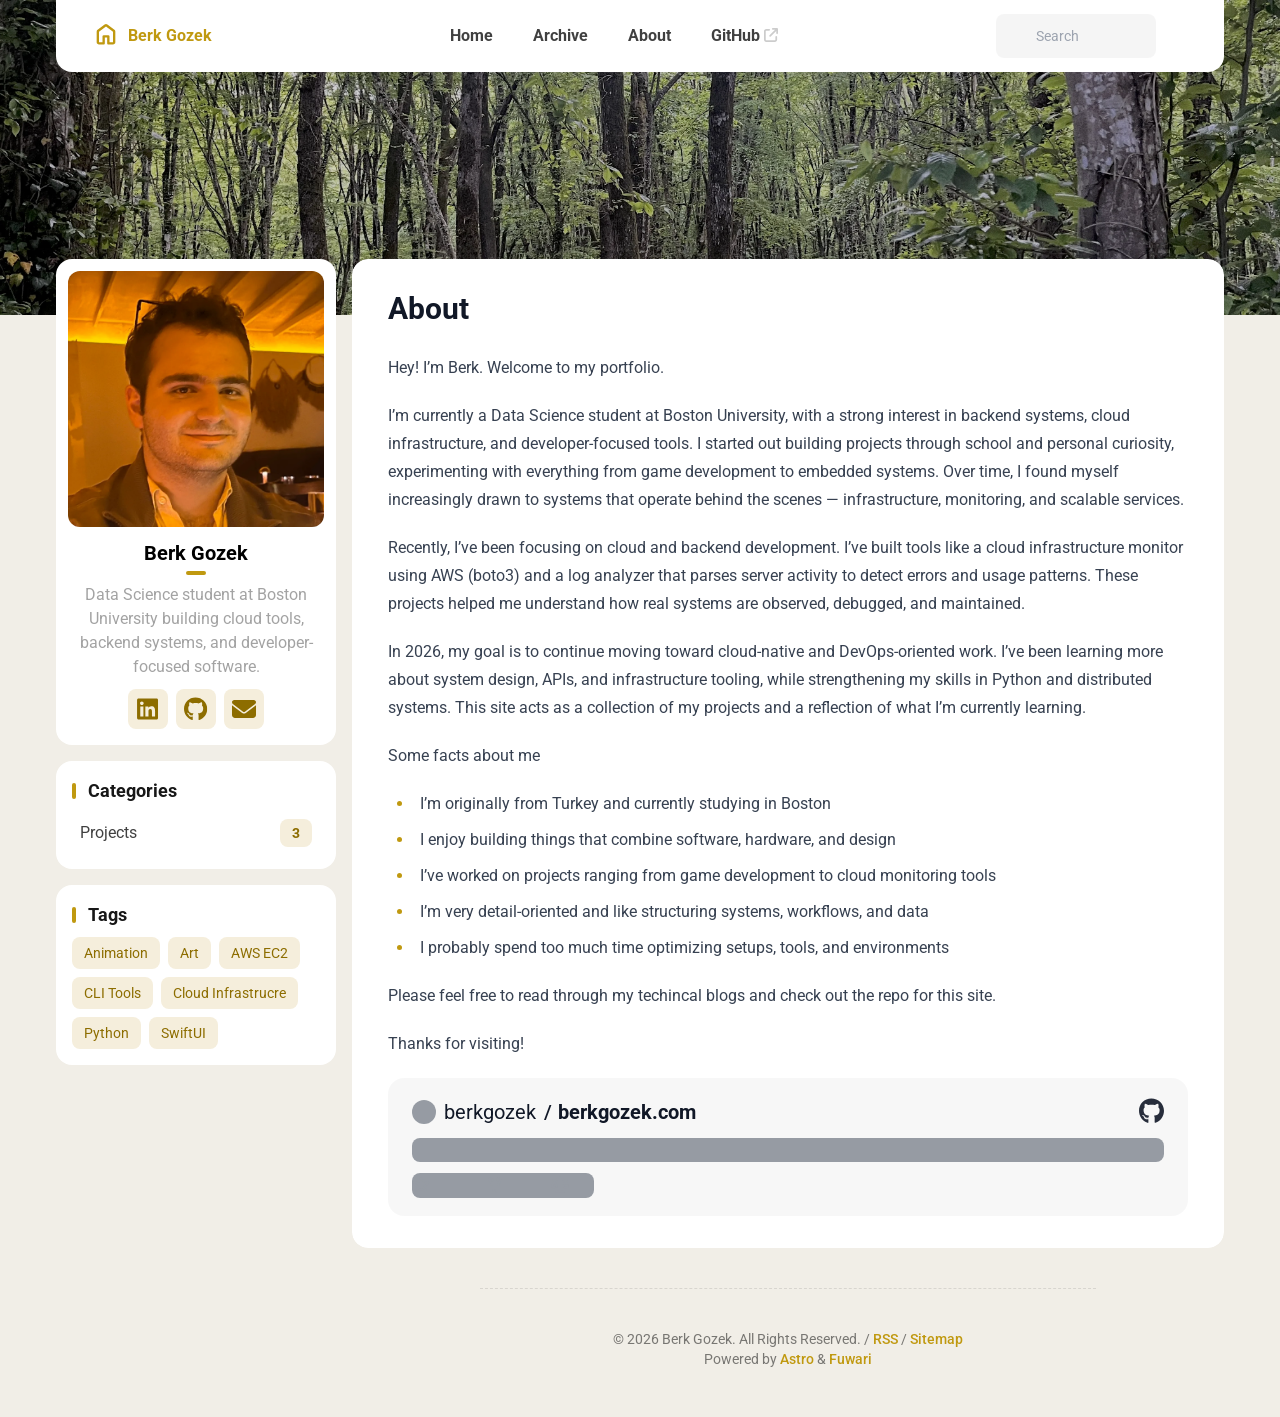
<file: about/index.html>
<!DOCTYPE html><html lang="en" class="bg-[var(--page-bg)] transition text-[14px] md:text-[16px]" data-overlayscrollbars-initialize data-astro-cid-sckkx6r4 style="--bannerOffset: 15vh;--banner-height-home: 65vh;--banner-height: 35vh;--configHue: 90;--page-width: 75rem;"> <head><title>About - Berk Gozek</title><meta charset="UTF-8"><meta name="description" content="About"><meta name="author" content="Berk Gozek"><meta property="og:site_name" content="Berk Gozek"><meta property="og:url" content="https://berkgozek.com/about/"><meta property="og:title" content="About - Berk Gozek"><meta property="og:description" content="About"><meta property="og:type" content="website"><meta name="twitter:card" content="summary_large_image"><meta property="twitter:url" content="https://berkgozek.com/about/"><meta name="twitter:title" content="About - Berk Gozek"><meta name="twitter:description" content="About"><meta name="viewport" content="width=device-width"><meta name="generator" content="Astro v5.13.10"><link rel="icon" href="/favicon/favicon-light-32.png" sizes="32x32" media="(prefers-color-scheme: light)"><link rel="icon" href="/favicon/favicon-light-128.png" sizes="128x128" media="(prefers-color-scheme: light)"><link rel="icon" href="/favicon/favicon-light-180.png" sizes="180x180" media="(prefers-color-scheme: light)"><link rel="icon" href="/favicon/favicon-light-192.png" sizes="192x192" media="(prefers-color-scheme: light)"><link rel="icon" href="/favicon/favicon-dark-32.png" sizes="32x32" media="(prefers-color-scheme: dark)"><link rel="icon" href="/favicon/favicon-dark-128.png" sizes="128x128" media="(prefers-color-scheme: dark)"><link rel="icon" href="/favicon/favicon-dark-180.png" sizes="180x180" media="(prefers-color-scheme: dark)"><link rel="icon" href="/favicon/favicon-dark-192.png" sizes="192x192" media="(prefers-color-scheme: dark)"><!-- Set the theme before the page is rendered to avoid a flash --><script>(function(){const DEFAULT_THEME = "auto";
const LIGHT_MODE = "light";
const DARK_MODE = "dark";
const AUTO_MODE = "auto";
const BANNER_HEIGHT_EXTEND = 30;
const PAGE_WIDTH = 75;
const configHue = 90;

			// Load the theme from local storage
			const theme = localStorage.getItem('theme') || DEFAULT_THEME;
			switch (theme) {
				case LIGHT_MODE:
					document.documentElement.classList.remove('dark');
					break
				case DARK_MODE:
					document.documentElement.classList.add('dark');
					break
				case AUTO_MODE:
					if (window.matchMedia('(prefers-color-scheme: dark)').matches) {
						document.documentElement.classList.add('dark');
					} else {
						document.documentElement.classList.remove('dark');
					}
			}

			// Load the hue from local storage
			const hue = localStorage.getItem('hue') || configHue;
			document.documentElement.style.setProperty('--hue', hue);

			// calculate the --banner-height-extend, which needs to be a multiple of 4 to avoid blurry text
			let offset = Math.floor(window.innerHeight * (BANNER_HEIGHT_EXTEND / 100));
			offset = offset - offset % 4;
			document.documentElement.style.setProperty('--banner-height-extend', `${offset}px`);
		})();</script><!-- defines global css variables. This will be applied to <html> <body> and some other elements idk why --><link rel="alternate" type="application/rss+xml" title="Berk Gozek" href="https://berkgozek.com/rss.xml"><link rel="stylesheet" href="/_astro/Layout.DSulWsr7.css">
<link rel="stylesheet" href="/_astro/Layout.y4KPJ9hc.css">
<link rel="stylesheet" href="/_astro/about.BtniRLn_.css">
<link rel="stylesheet" href="/_astro/_page_.ZlghMKVQ.css">
<link rel="stylesheet" href="/_astro/_page_.9gYMQFMu.css">
<style>input.svelte-1wah7ro:focus{outline:0}.search-panel.svelte-1wah7ro{max-height:calc(100vh - 100px);overflow-y:auto}#display-setting.svelte-d7tq3k input[type=range]:where(.svelte-d7tq3k){-webkit-appearance:none;height:1.5rem;background-image:var(--color-selection-bar);transition:background-image .15s ease-in-out}#display-setting.svelte-d7tq3k input[type=range]:where(.svelte-d7tq3k)::-webkit-slider-thumb{-webkit-appearance:none;height:1rem;width:.5rem;border-radius:.125rem;background:#ffffffb3;box-shadow:none}#display-setting.svelte-d7tq3k input[type=range]:where(.svelte-d7tq3k)::-webkit-slider-thumb:hover{background:#fffc}#display-setting.svelte-d7tq3k input[type=range]:where(.svelte-d7tq3k)::-webkit-slider-thumb:active{background:#fff9}#display-setting.svelte-d7tq3k input[type=range]:where(.svelte-d7tq3k)::-moz-range-thumb{-webkit-appearance:none;height:1rem;width:.5rem;border-radius:.125rem;border-width:0;background:#ffffffb3;box-shadow:none}#display-setting.svelte-d7tq3k input[type=range]:where(.svelte-d7tq3k)::-moz-range-thumb:hover{background:#fffc}#display-setting.svelte-d7tq3k input[type=range]:where(.svelte-d7tq3k)::-moz-range-thumb:active{background:#fff9}#display-setting.svelte-d7tq3k input[type=range]:where(.svelte-d7tq3k)::-ms-thumb{-webkit-appearance:none;height:1rem;width:.5rem;border-radius:.125rem;background:#ffffffb3;box-shadow:none}#display-setting.svelte-d7tq3k input[type=range]:where(.svelte-d7tq3k)::-ms-thumb:hover{background:#fffc}#display-setting.svelte-d7tq3k input[type=range]:where(.svelte-d7tq3k)::-ms-thumb:active{background:#fff9}
</style><script type="module" src="/_astro/page.Z8IJTFqj.js"></script></head> <body class=" min-h-screen transition  enable-banner" data-overlayscrollbars-initialize data-astro-cid-sckkx6r4 style="--bannerOffset: 15vh;--banner-height-home: 65vh;--banner-height: 35vh;--configHue: 90;--page-width: 75rem;"> <div id="config-carrier" data-hue="90"></div>    <div id="top-row" class="z-50 pointer-events-none relative transition-all duration-700 max-w-[var(--page-width)] px-0 md:px-4 mx-auto"> <div id="navbar-wrapper" class="pointer-events-auto sticky top-0 transition-all"> <div id="navbar" class="z-50 onload-animation"> <div class="absolute h-8 left-0 right-0 -top-8 bg-[var(--card-bg)] transition"></div> <!-- used for onload animation --> <div class="card-base !overflow-visible max-w-[var(--page-width)] h-[4.5rem] !rounded-t-none mx-auto flex items-center justify-between px-4"> <a href="/" class="btn-plain scale-animation rounded-lg h-[3.25rem] px-5 font-bold active:scale-95"> <div class="flex flex-row text-[var(--primary)] items-center text-md"> <svg width="1em" height="1em" class="text-[1.75rem] mb-1 mr-2" data-icon="material-symbols:home-outline-rounded">   <symbol id="ai:material-symbols:home-outline-rounded" viewBox="0 0 24 24"><path fill="currentColor" d="M6 19h3v-5q0-.425.288-.712T10 13h4q.425 0 .713.288T15 14v5h3v-9l-6-4.5L6 10zm-2 0v-9q0-.475.213-.9t.587-.7l6-4.5q.525-.4 1.2-.4t1.2.4l6 4.5q.375.275.588.7T20 10v9q0 .825-.588 1.413T18 21h-4q-.425 0-.712-.288T13 20v-5h-2v5q0 .425-.288.713T10 21H6q-.825 0-1.412-.587T4 19m8-6.75"/></symbol><use href="#ai:material-symbols:home-outline-rounded"></use>  </svg> Berk Gozek </div> </a> <div class="hidden md:flex"> <a aria-label="Home" href="/" class="btn-plain scale-animation rounded-lg h-11 font-bold px-5 active:scale-95"> <div class="flex items-center"> Home  </div> </a><a aria-label="Archive" href="/archive/" class="btn-plain scale-animation rounded-lg h-11 font-bold px-5 active:scale-95"> <div class="flex items-center"> Archive  </div> </a><a aria-label="About" href="/about/" class="btn-plain scale-animation rounded-lg h-11 font-bold px-5 active:scale-95"> <div class="flex items-center"> About  </div> </a><a aria-label="GitHub" href="https://github.com/berkgozek" target="_blank" class="btn-plain scale-animation rounded-lg h-11 font-bold px-5 active:scale-95"> <div class="flex items-center"> GitHub <svg width="1em" height="1em" class="text-[0.875rem] transition -translate-y-[1px] ml-1 text-black/[0.2] dark:text-white/[0.2]" data-icon="fa6-solid:arrow-up-right-from-square">   <symbol id="ai:fa6-solid:arrow-up-right-from-square" viewBox="0 0 512 512"><path fill="currentColor" d="M320 0c-17.7 0-32 14.3-32 32s14.3 32 32 32h82.7L201.4 265.4c-12.5 12.5-12.5 32.8 0 45.3s32.8 12.5 45.3 0L448 109.3V192c0 17.7 14.3 32 32 32s32-14.3 32-32V32c0-17.7-14.3-32-32-32zM80 32C35.8 32 0 67.8 0 112v320c0 44.2 35.8 80 80 80h320c44.2 0 80-35.8 80-80V320c0-17.7-14.3-32-32-32s-32 14.3-32 32v112c0 8.8-7.2 16-16 16H80c-8.8 0-16-7.2-16-16V112c0-8.8 7.2-16 16-16h112c17.7 0 32-14.3 32-32s-14.3-32-32-32z"/></symbol><use href="#ai:fa6-solid:arrow-up-right-from-square"></use>  </svg> </div> </a> </div> <div class="flex"> <!--<SearchPanel client:load>--> <style>astro-island,astro-slot,astro-static-slot{display:contents}</style><script>(()=>{var e=async t=>{await(await t())()};(self.Astro||(self.Astro={})).only=e;window.dispatchEvent(new Event("astro:only"));})();</script><script>(()=>{var A=Object.defineProperty;var g=(i,o,a)=>o in i?A(i,o,{enumerable:!0,configurable:!0,writable:!0,value:a}):i[o]=a;var d=(i,o,a)=>g(i,typeof o!="symbol"?o+"":o,a);{let i={0:t=>m(t),1:t=>a(t),2:t=>new RegExp(t),3:t=>new Date(t),4:t=>new Map(a(t)),5:t=>new Set(a(t)),6:t=>BigInt(t),7:t=>new URL(t),8:t=>new Uint8Array(t),9:t=>new Uint16Array(t),10:t=>new Uint32Array(t),11:t=>1/0*t},o=t=>{let[l,e]=t;return l in i?i[l](e):void 0},a=t=>t.map(o),m=t=>typeof t!="object"||t===null?t:Object.fromEntries(Object.entries(t).map(([l,e])=>[l,o(e)]));class y extends HTMLElement{constructor(){super(...arguments);d(this,"Component");d(this,"hydrator");d(this,"hydrate",async()=>{var b;if(!this.hydrator||!this.isConnected)return;let e=(b=this.parentElement)==null?void 0:b.closest("astro-island[ssr]");if(e){e.addEventListener("astro:hydrate",this.hydrate,{once:!0});return}let c=this.querySelectorAll("astro-slot"),n={},h=this.querySelectorAll("template[data-astro-template]");for(let r of h){let s=r.closest(this.tagName);s!=null&&s.isSameNode(this)&&(n[r.getAttribute("data-astro-template")||"default"]=r.innerHTML,r.remove())}for(let r of c){let s=r.closest(this.tagName);s!=null&&s.isSameNode(this)&&(n[r.getAttribute("name")||"default"]=r.innerHTML)}let p;try{p=this.hasAttribute("props")?m(JSON.parse(this.getAttribute("props"))):{}}catch(r){let s=this.getAttribute("component-url")||"<unknown>",v=this.getAttribute("component-export");throw v&&(s+=` (export ${v})`),console.error(`[hydrate] Error parsing props for component ${s}`,this.getAttribute("props"),r),r}let u;await this.hydrator(this)(this.Component,p,n,{client:this.getAttribute("client")}),this.removeAttribute("ssr"),this.dispatchEvent(new CustomEvent("astro:hydrate"))});d(this,"unmount",()=>{this.isConnected||this.dispatchEvent(new CustomEvent("astro:unmount"))})}disconnectedCallback(){document.removeEventListener("astro:after-swap",this.unmount),document.addEventListener("astro:after-swap",this.unmount,{once:!0})}connectedCallback(){if(!this.hasAttribute("await-children")||document.readyState==="interactive"||document.readyState==="complete")this.childrenConnectedCallback();else{let e=()=>{document.removeEventListener("DOMContentLoaded",e),c.disconnect(),this.childrenConnectedCallback()},c=new MutationObserver(()=>{var n;((n=this.lastChild)==null?void 0:n.nodeType)===Node.COMMENT_NODE&&this.lastChild.nodeValue==="astro:end"&&(this.lastChild.remove(),e())});c.observe(this,{childList:!0}),document.addEventListener("DOMContentLoaded",e)}}async childrenConnectedCallback(){let e=this.getAttribute("before-hydration-url");e&&await import(e),this.start()}async start(){let e=JSON.parse(this.getAttribute("opts")),c=this.getAttribute("client");if(Astro[c]===void 0){window.addEventListener(`astro:${c}`,()=>this.start(),{once:!0});return}try{await Astro[c](async()=>{let n=this.getAttribute("renderer-url"),[h,{default:p}]=await Promise.all([import(this.getAttribute("component-url")),n?import(n):()=>()=>{}]),u=this.getAttribute("component-export")||"default";if(!u.includes("."))this.Component=h[u];else{this.Component=h;for(let f of u.split("."))this.Component=this.Component[f]}return this.hydrator=p,this.hydrate},e,this)}catch(n){console.error(`[astro-island] Error hydrating ${this.getAttribute("component-url")}`,n)}}attributeChangedCallback(){this.hydrate()}}d(y,"observedAttributes",["props"]),customElements.get("astro-island")||customElements.define("astro-island",y)}})();</script><astro-island uid="ZWLSEP" component-url="/_astro/Search.DpBcKkHr.js" component-export="default" renderer-url="/_astro/client.svelte.BtEbdPyR.js" props="{}" ssr client="only" opts="{&quot;name&quot;:&quot;Search&quot;,&quot;value&quot;:&quot;svelte&quot;}"></astro-island>  <astro-island uid="Z5zuKs" component-url="/_astro/LightDarkSwitch.Cq210o6L.js" component-export="default" renderer-url="/_astro/client.svelte.BtEbdPyR.js" props="{}" ssr client="only" opts="{&quot;name&quot;:&quot;LightDarkSwitch&quot;,&quot;value&quot;:&quot;svelte&quot;}"></astro-island> <button aria-label="Menu" name="Nav Menu" class="btn-plain scale-animation rounded-lg w-11 h-11 active:scale-90 md:!hidden" id="nav-menu-switch"> <svg width="1em" height="1em" class="text-[1.25rem]" data-icon="material-symbols:menu-rounded">   <symbol id="ai:material-symbols:menu-rounded" viewBox="0 0 24 24"><path fill="currentColor" d="M4 18q-.425 0-.712-.288T3 17t.288-.712T4 16h16q.425 0 .713.288T21 17t-.288.713T20 18zm0-5q-.425 0-.712-.288T3 12t.288-.712T4 11h16q.425 0 .713.288T21 12t-.288.713T20 13zm0-5q-.425 0-.712-.288T3 7t.288-.712T4 6h16q.425 0 .713.288T21 7t-.288.713T20 8z"/></symbol><use href="#ai:material-symbols:menu-rounded"></use>  </svg> </button> </div> <div id="nav-menu-panel" class="float-panel float-panel-closed absolute transition-all fixed right-4 px-2 py-2"> <a href="/" class="group flex justify-between items-center py-2 pl-3 pr-1 rounded-lg gap-8
            hover:bg-[var(--btn-plain-bg-hover)] active:bg-[var(--btn-plain-bg-active)] transition
        "> <div class="transition text-black/75 dark:text-white/75 font-bold group-hover:text-[var(--primary)] group-active:text-[var(--primary)]"> Home </div> <svg width="1em" height="1em" class="transition text-[1.25rem] text-[var(--primary)]" data-icon="material-symbols:chevron-right-rounded">   <symbol id="ai:material-symbols:chevron-right-rounded" viewBox="0 0 24 24"><path fill="currentColor" d="M12.6 12L8.7 8.1q-.275-.275-.275-.7t.275-.7t.7-.275t.7.275l4.6 4.6q.15.15.213.325t.062.375t-.062.375t-.213.325l-4.6 4.6q-.275.275-.7.275t-.7-.275t-.275-.7t.275-.7z"/></symbol><use href="#ai:material-symbols:chevron-right-rounded"></use>  </svg>  </a><a href="/archive/" class="group flex justify-between items-center py-2 pl-3 pr-1 rounded-lg gap-8
            hover:bg-[var(--btn-plain-bg-hover)] active:bg-[var(--btn-plain-bg-active)] transition
        "> <div class="transition text-black/75 dark:text-white/75 font-bold group-hover:text-[var(--primary)] group-active:text-[var(--primary)]"> Archive </div> <svg width="1em" height="1em" viewBox="0 0 24 24" class="transition text-[1.25rem] text-[var(--primary)]" data-icon="material-symbols:chevron-right-rounded">   <use href="#ai:material-symbols:chevron-right-rounded"></use>  </svg>  </a><a href="/about/" class="group flex justify-between items-center py-2 pl-3 pr-1 rounded-lg gap-8
            hover:bg-[var(--btn-plain-bg-hover)] active:bg-[var(--btn-plain-bg-active)] transition
        "> <div class="transition text-black/75 dark:text-white/75 font-bold group-hover:text-[var(--primary)] group-active:text-[var(--primary)]"> About </div> <svg width="1em" height="1em" viewBox="0 0 24 24" class="transition text-[1.25rem] text-[var(--primary)]" data-icon="material-symbols:chevron-right-rounded">   <use href="#ai:material-symbols:chevron-right-rounded"></use>  </svg>  </a><a href="https://github.com/berkgozek" class="group flex justify-between items-center py-2 pl-3 pr-1 rounded-lg gap-8
            hover:bg-[var(--btn-plain-bg-hover)] active:bg-[var(--btn-plain-bg-active)] transition
        " target="_blank"> <div class="transition text-black/75 dark:text-white/75 font-bold group-hover:text-[var(--primary)] group-active:text-[var(--primary)]"> GitHub </div>  <svg width="1em" height="1em" viewBox="0 0 512 512" class="transition text-[0.75rem] text-black/25 dark:text-white/25 -translate-x-1" data-icon="fa6-solid:arrow-up-right-from-square">   <use href="#ai:fa6-solid:arrow-up-right-from-square"></use>  </svg> </a> </div> <astro-island uid="ZbLSog" component-url="/_astro/DisplaySettings.9NB11Dvr.js" component-export="default" renderer-url="/_astro/client.svelte.BtEbdPyR.js" props="{}" ssr client="only" opts="{&quot;name&quot;:&quot;DisplaySettings&quot;,&quot;value&quot;:&quot;svelte&quot;}"></astro-island> </div> </div> <script type="module">function c(){localStorage.theme==="dark"?(document.documentElement.classList.remove("dark"),localStorage.theme="light"):(document.documentElement.classList.add("dark"),localStorage.theme="dark")}function o(){let t=document.getElementById("scheme-switch");t&&(t.onclick=function(){c()});let n=document.getElementById("display-settings-switch");n&&(n.onclick=function(){let e=document.getElementById("display-setting");e&&e.classList.toggle("float-panel-closed")});let l=document.getElementById("nav-menu-switch");l&&(l.onclick=function(){let e=document.getElementById("nav-menu-panel");e&&e.classList.toggle("float-panel-closed")})}o();</script> <script>(function(){const scriptUrl = "/pagefind/pagefind.js";

async function loadPagefind() {
    try {
        const response = await fetch(scriptUrl, { method: 'HEAD' });
        if (!response.ok) {
            throw new Error(`Pagefind script not found: ${response.status}`);
        }

        const pagefind = await import(scriptUrl);

        await pagefind.options({
            excerptLength: 20
        });

        window.pagefind = pagefind;

        document.dispatchEvent(new CustomEvent('pagefindready'));
        console.log('Pagefind loaded and initialized successfully, event dispatched.');
    } catch (error) {
        console.error('Failed to load Pagefind:', error);
        window.pagefind = {
            search: () => Promise.resolve({ results: [] }),
            options: () => Promise.resolve(),
        };
        document.dispatchEvent(new CustomEvent('pagefindloaderror'));
        console.log('Pagefind load error, event dispatched.');
    }
}

if (document.readyState === 'loading') {
    document.addEventListener('DOMContentLoaded', loadPagefind);
} else {
    loadPagefind();
}
})();</script> </div> </div>  <div id="banner-wrapper" class="absolute z-10 w-full transition duration-700 overflow-hidden" style="top: -30vh"> <div id="banner" class="object-cover h-full transition duration-700 opacity-0 scale-105 overflow-hidden relative"> <div class="transition absolute inset-0 dark:bg-black/10 bg-opacity-50 pointer-events-none"></div> <img src="/_astro/banner-photo.BqipbiBk_ZrTod2.webp" alt="Banner image of the blog" style="object-position: center" loading="lazy" decoding="async" fetchpriority="auto" width="4032" height="2268" class="w-full h-full object-cover">  </div> </div> <div class="absolute w-full z-30 pointer-events-none" style="top: calc(35vh - 3.5rem)"> <!-- The pointer-events-none here prevent blocking the click event of the TOC --> <div class="relative max-w-[var(--page-width)] mx-auto pointer-events-auto"> <div id="main-grid" class="transition duration-700 w-full left-0 right-0 grid grid-cols-[17.5rem_auto] grid-rows-[auto_1fr_auto] lg:grid-rows-[auto]
    mx-auto gap-4 px-0 md:px-4"> <!-- Banner image credit -->  <div id="sidebar" class="mb-4 row-start-2 row-end-3 col-span-2 lg:row-start-1 lg:row-end-2 lg:col-span-1 lg:max-w-[17.5rem] onload-animation w-full"> <div class="flex flex-col w-full gap-4 mb-4"> <div class="card-base p-3"> <a aria-label="Go to About Page" href="/about/" class="group block relative mx-auto mt-1 lg:mx-0 lg:mt-0 mb-3
       max-w-[12rem] lg:max-w-none overflow-hidden rounded-xl active:scale-95"> <div class="absolute transition pointer-events-none group-hover:bg-black/30 group-active:bg-black/50
        w-full h-full z-50 flex items-center justify-center"> <svg width="1.13em" height="1em" class="transition opacity-0 scale-90 group-hover:scale-100 group-hover:opacity-100 text-white text-5xl" data-icon="fa6-regular:address-card">   <symbol id="ai:fa6-regular:address-card" viewBox="0 0 576 512"><path fill="currentColor" d="M512 80c8.8 0 16 7.2 16 16v320c0 8.8-7.2 16-16 16H64c-8.8 0-16-7.2-16-16V96c0-8.8 7.2-16 16-16zM64 32C28.7 32 0 60.7 0 96v320c0 35.3 28.7 64 64 64h448c35.3 0 64-28.7 64-64V96c0-35.3-28.7-64-64-64zm144 224a64 64 0 1 0 0-128a64 64 0 1 0 0 128m-32 32c-44.2 0-80 35.8-80 80c0 8.8 7.2 16 16 16h192c8.8 0 16-7.2 16-16c0-44.2-35.8-80-80-80zm200-144c-13.3 0-24 10.7-24 24s10.7 24 24 24h80c13.3 0 24-10.7 24-24s-10.7-24-24-24zm0 96c-13.3 0-24 10.7-24 24s10.7 24 24 24h80c13.3 0 24-10.7 24-24s-10.7-24-24-24z"/></symbol><use href="#ai:fa6-regular:address-card"></use>  </svg> </div> <div class="mx-auto lg:w-full h-full lg:mt-0  overflow-hidden relative"> <div class="transition absolute inset-0 dark:bg-black/10 bg-opacity-50 pointer-events-none"></div> <img src="/_astro/Berk.DKNM-N1X_2uJCpY.webp" alt="Profile Image of the Author" style="object-position: center" loading="lazy" decoding="async" fetchpriority="auto" width="1250" height="1250" class="w-full h-full object-cover">  </div> </a> <div class="px-2"> <div class="font-bold text-xl text-center mb-1 dark:text-neutral-50 transition">Berk Gozek</div> <div class="h-1 w-5 bg-[var(--primary)] mx-auto rounded-full mb-2 transition"></div> <div class="text-center text-neutral-400 mb-2.5 transition">Data Science student at Boston University building cloud tools, backend systems, and developer-focused software.</div> <div class="flex flex-wrap gap-2 justify-center mb-1"> <a rel="me" aria-label="Linkedin" href="https://www.linkedin.com/in/berkgozek/" target="_blank" class="btn-regular rounded-lg h-10 w-10 active:scale-90"> <svg width="0.88em" height="1em" class="text-[1.5rem]" data-icon="fa6-brands:linkedin">   <symbol id="ai:fa6-brands:linkedin" viewBox="0 0 448 512"><path fill="currentColor" d="M416 32H31.9C14.3 32 0 46.5 0 64.3v383.4C0 465.5 14.3 480 31.9 480H416c17.6 0 32-14.5 32-32.3V64.3c0-17.8-14.4-32.3-32-32.3M135.4 416H69V202.2h66.5V416zm-33.2-243c-21.3 0-38.5-17.3-38.5-38.5S80.9 96 102.2 96c21.2 0 38.5 17.3 38.5 38.5c0 21.3-17.2 38.5-38.5 38.5m282.1 243h-66.4V312c0-24.8-.5-56.7-34.5-56.7c-34.6 0-39.9 27-39.9 54.9V416h-66.4V202.2h63.7v29.2h.9c8.9-16.8 30.6-34.5 62.9-34.5c67.2 0 79.7 44.3 79.7 101.9z"/></symbol><use href="#ai:fa6-brands:linkedin"></use>  </svg> </a><a rel="me" aria-label="GitHub" href="https://github.com/berkgozek" target="_blank" class="btn-regular rounded-lg h-10 w-10 active:scale-90"> <svg width="0.97em" height="1em" class="text-[1.5rem]" data-icon="fa6-brands:github">   <symbol id="ai:fa6-brands:github" viewBox="0 0 496 512"><path fill="currentColor" d="M165.9 397.4c0 2-2.3 3.6-5.2 3.6c-3.3.3-5.6-1.3-5.6-3.6c0-2 2.3-3.6 5.2-3.6c3-.3 5.6 1.3 5.6 3.6m-31.1-4.5c-.7 2 1.3 4.3 4.3 4.9c2.6 1 5.6 0 6.2-2s-1.3-4.3-4.3-5.2c-2.6-.7-5.5.3-6.2 2.3m44.2-1.7c-2.9.7-4.9 2.6-4.6 4.9c.3 2 2.9 3.3 5.9 2.6c2.9-.7 4.9-2.6 4.6-4.6c-.3-1.9-3-3.2-5.9-2.9M244.8 8C106.1 8 0 113.3 0 252c0 110.9 69.8 205.8 169.5 239.2c12.8 2.3 17.3-5.6 17.3-12.1c0-6.2-.3-40.4-.3-61.4c0 0-70 15-84.7-29.8c0 0-11.4-29.1-27.8-36.6c0 0-22.9-15.7 1.6-15.4c0 0 24.9 2 38.6 25.8c21.9 38.6 58.6 27.5 72.9 20.9c2.3-16 8.8-27.1 16-33.7c-55.9-6.2-112.3-14.3-112.3-110.5c0-27.5 7.6-41.3 23.6-58.9c-2.6-6.5-11.1-33.3 2.6-67.9c20.9-6.5 69 27 69 27c20-5.6 41.5-8.5 62.8-8.5s42.8 2.9 62.8 8.5c0 0 48.1-33.6 69-27c13.7 34.7 5.2 61.4 2.6 67.9c16 17.7 25.8 31.5 25.8 58.9c0 96.5-58.9 104.2-114.8 110.5c9.2 7.9 17 22.9 17 46.4c0 33.7-.3 75.4-.3 83.6c0 6.5 4.6 14.4 17.3 12.1C428.2 457.8 496 362.9 496 252C496 113.3 383.5 8 244.8 8M97.2 352.9c-1.3 1-1 3.3.7 5.2c1.6 1.6 3.9 2.3 5.2 1c1.3-1 1-3.3-.7-5.2c-1.6-1.6-3.9-2.3-5.2-1m-10.8-8.1c-.7 1.3.3 2.9 2.3 3.9c1.6 1 3.6.7 4.3-.7c.7-1.3-.3-2.9-2.3-3.9c-2-.6-3.6-.3-4.3.7m32.4 35.6c-1.6 1.3-1 4.3 1.3 6.2c2.3 2.3 5.2 2.6 6.5 1c1.3-1.3.7-4.3-1.3-6.2c-2.2-2.3-5.2-2.6-6.5-1m-11.4-14.7c-1.6 1-1.6 3.6 0 5.9s4.3 3.3 5.6 2.3c1.6-1.3 1.6-3.9 0-6.2c-1.4-2.3-4-3.3-5.6-2"/></symbol><use href="#ai:fa6-brands:github"></use>  </svg> </a><a rel="me" aria-label="Mail" href="mailto:berk@berkgozek.com" target="_blank" class="btn-regular rounded-lg h-10 w-10 active:scale-90"> <svg width="1em" height="1em" class="text-[1.5rem]" data-icon="fa6-solid:envelope">   <symbol id="ai:fa6-solid:envelope" viewBox="0 0 512 512"><path fill="currentColor" d="M48 64C21.5 64 0 85.5 0 112c0 15.1 7.1 29.3 19.2 38.4l217.6 163.2c11.4 8.5 27 8.5 38.4 0l217.6-163.2c12.1-9.1 19.2-23.3 19.2-38.4c0-26.5-21.5-48-48-48zM0 176v208c0 35.3 28.7 64 64 64h384c35.3 0 64-28.7 64-64V176L294.4 339.2a63.9 63.9 0 0 1-76.8 0z"/></symbol><use href="#ai:fa6-solid:envelope"></use>  </svg> </a>  </div> </div> </div> </div> <div id="sidebar-sticky" class="transition-all duration-700 flex flex-col w-full gap-4 top-4 sticky top-4"> <widget-layout data-id="categories" data-is-collapsed="false" class="pb-4 card-base onload-animation" style="animation-delay: 150ms; --collapsedHeight: 7.5rem;" data-astro-cid-ucso7hve="true"> <div class="font-bold transition text-lg text-neutral-900 dark:text-neutral-100 relative ml-8 mt-4 mb-2
        before:w-1 before:h-4 before:rounded-md before:bg-[var(--primary)]
        before:absolute before:left-[-16px] before:top-[5.5px]" data-astro-cid-ucso7hve style="--collapsedHeight: 7.5rem;">Categories</div> <div id="categories" class="collapse-wrapper px-4 overflow-hidden" data-astro-cid-ucso7hve style="--collapsedHeight: 7.5rem;"> <a href="/archive/?category=Projects" aria-label="View all posts in the Projects category"> <button class="
            w-full
            h-10
            rounded-lg
            bg-none
            hover:bg-[var(--btn-plain-bg-hover)]
            active:bg-[var(--btn-plain-bg-active)]
            transition-all
            pl-2
            hover:pl-3
            
            text-neutral-700
            hover:text-[var(--primary)]
            dark:text-neutral-300
            dark:hover:text-[var(--primary)]
        "> <div class="flex items-center justify-between relative mr-2"> <div class="overflow-hidden text-left whitespace-nowrap overflow-ellipsis  "> Projects </div> <div class="transition px-2 h-7 ml-4 min-w-[2rem] rounded-lg text-sm font-bold
                    text-[var(--btn-content)] dark:text-[var(--deep-text)]
                    bg-[var(--btn-regular-bg)] dark:bg-[var(--primary)]
                    flex items-center justify-center"> 3 </div> </div> </button> </a> </div>  </widget-layout>  <script type="module">class d extends HTMLElement{constructor(){if(super(),this.dataset.isCollapsed!=="true")return;const e=this.dataset.id,t=this.querySelector(".expand-btn"),s=this.querySelector(`#${e}`);t.addEventListener("click",()=>{s.classList.remove("collapsed"),t.classList.add("hidden")})}}customElements.get("widget-layout")||customElements.define("widget-layout",d);</script> <widget-layout data-id="tags" data-is-collapsed="false" class="pb-4 card-base onload-animation" style="animation-delay: 200ms; --collapsedHeight: 7.5rem;" data-astro-cid-ucso7hve="true"> <div class="font-bold transition text-lg text-neutral-900 dark:text-neutral-100 relative ml-8 mt-4 mb-2
        before:w-1 before:h-4 before:rounded-md before:bg-[var(--primary)]
        before:absolute before:left-[-16px] before:top-[5.5px]" data-astro-cid-ucso7hve style="--collapsedHeight: 7.5rem;">Tags</div> <div id="tags" class="collapse-wrapper px-4 overflow-hidden" data-astro-cid-ucso7hve style="--collapsedHeight: 7.5rem;">  <div class="flex gap-2 flex-wrap"> <a href="/archive/?tag=Animation" aria-label="View all posts with the Animation tag" class="btn-regular h-8 text-sm px-3 rounded-lg">  Animation </a><a href="/archive/?tag=Art" aria-label="View all posts with the Art tag" class="btn-regular h-8 text-sm px-3 rounded-lg">  Art </a><a href="/archive/?tag=AWS%20EC2" aria-label="View all posts with the AWS EC2 tag" class="btn-regular h-8 text-sm px-3 rounded-lg">  AWS EC2 </a><a href="/archive/?tag=CLI%20Tools" aria-label="View all posts with the CLI Tools tag" class="btn-regular h-8 text-sm px-3 rounded-lg">  CLI Tools </a><a href="/archive/?tag=Cloud%20Infrastrucre" aria-label="View all posts with the Cloud Infrastrucre tag" class="btn-regular h-8 text-sm px-3 rounded-lg">  Cloud Infrastrucre </a><a href="/archive/?tag=Python" aria-label="View all posts with the Python tag" class="btn-regular h-8 text-sm px-3 rounded-lg">  Python </a><a href="/archive/?tag=SwiftUI" aria-label="View all posts with the SwiftUI tag" class="btn-regular h-8 text-sm px-3 rounded-lg">  SwiftUI </a> </div>  </div>  </widget-layout>   </div> </div> <main id="swup-container" class="transition-swup-fade col-span-2 lg:col-span-1 overflow-hidden"> <div id="content-wrapper" class="onload-animation"> <!-- the overflow-hidden here prevent long text break the layout--> <!-- make id different from windows.swup global property -->  <div class="flex w-full rounded-[var(--radius-large)] overflow-hidden relative min-h-32"> <div class="card-base z-10 px-9 py-6 relative w-full "> <div data-pagefind-body class="prose dark:prose-invert prose-base !max-w-none custom-md mt-2"> <!--<div class="prose dark:prose-invert max-w-none custom-md">--> <!--<div class="max-w-none custom-md">-->  <section><h1 id="about">About<a class="anchor" href="#about"><span class="anchor-icon" data-pagefind-ignore="">#</span></a></h1><p>Hey! I’m Berk. Welcome to my portfolio.</p><p>I’m currently a Data Science student at Boston University, with a strong interest in backend systems, cloud infrastructure, and developer-focused tools. I started out building projects through school and personal curiosity, experimenting with everything from game development to embedded systems. Over time, I found myself increasingly drawn to systems that operate behind the scenes — infrastructure, monitoring, and scalable services.</p><p>Recently, I’ve been focusing on cloud and backend development. I’ve built tools like a cloud infrastructure monitor using AWS (boto3) and a log analyzer that parses server activity to detect errors and usage patterns. These projects helped me understand how real systems are observed, debugged, and maintained.</p><p>In 2026, my goal is to continue moving toward cloud-native and DevOps-oriented work. I’ve been learning more about system design, APIs, and infrastructure tooling, while strengthening my skills in Python and distributed systems. This site acts as a collection of my projects and a reflection of what I’m currently learning.</p><p>Some facts about me</p><ul>
<li>I’m originally from Turkey and currently studying in Boston</li>
<li>I enjoy building things that combine software, hardware, and design</li>
<li>I’ve worked on projects ranging from game development to cloud monitoring tools</li>
<li>I’m very detail-oriented and like structuring systems, workflows, and data</li>
<li>I probably spend too much time optimizing setups, tools, and environments</li>
</ul><p>Please feel free to read through my techincal blogs and check out the repo for this site.</p><p>Thanks for visiting!</p><a id="GCsu2f89-card" class="card-github fetch-waiting no-styling" href="https://github.com/berkgozek/berkgozek.com" target="_blank" repo="berkgozek/berkgozek.com"><div class="gc-titlebar"><div class="gc-titlebar-left"><div class="gc-owner"><div id="GCsu2f89-avatar" class="gc-avatar"></div><div class="gc-user">berkgozek</div></div><div class="gc-divider">/</div><div class="gc-repo">berkgozek.com</div></div><div class="github-logo"></div></div><div id="GCsu2f89-description" class="gc-description">Waiting for api.github.com...</div><div class="gc-infobar"><div id="GCsu2f89-stars" class="gc-stars">00K</div><div id="GCsu2f89-forks" class="gc-forks">0K</div><div id="GCsu2f89-license" class="gc-license">0K</div><span id="GCsu2f89-language" class="gc-language">Waiting...</span></div><script id="GCsu2f89-script" type="text/javascript" defer>
      fetch('https://api.github.com/repos/berkgozek/berkgozek.com', { referrerPolicy: "no-referrer" }).then(response => response.json()).then(data => {
        document.getElementById('GCsu2f89-description').innerText = data.description?.replace(/:[a-zA-Z0-9_]+:/g, '') || "Description not set";
        document.getElementById('GCsu2f89-language').innerText = data.language;
        document.getElementById('GCsu2f89-forks').innerText = Intl.NumberFormat('en-us', { notation: "compact", maximumFractionDigits: 1 }).format(data.forks).replaceAll(" ", '');
        document.getElementById('GCsu2f89-stars').innerText = Intl.NumberFormat('en-us', { notation: "compact", maximumFractionDigits: 1 }).format(data.stargazers_count).replaceAll(" ", '');
        const avatarEl = document.getElementById('GCsu2f89-avatar');
        avatarEl.style.backgroundImage = 'url(' + data.owner.avatar_url + ')';
        avatarEl.style.backgroundColor = 'transparent';
        document.getElementById('GCsu2f89-license').innerText = data.license?.spdx_id || "no-license";
        document.getElementById('GCsu2f89-card').classList.remove("fetch-waiting");
        console.log("[GITHUB-CARD] Loaded card for berkgozek/berkgozek.com | GCsu2f89.")
      }).catch(err => {
        const c = document.getElementById('GCsu2f89-card');
        c?.classList.add("fetch-error");
        console.warn("[GITHUB-CARD] (Error) Loading card for berkgozek/berkgozek.com | GCsu2f89.")
      })
    </script></a></section>  </div> <script type="module">document.addEventListener("click",function(s){const t=s.target;if(t&&t.classList.contains("copy-btn")){const c=t.closest("pre")?.querySelector("code"),i=Array.from(c?.querySelectorAll(".code:not(summary *)")??[]).map(e=>e.textContent).map(e=>e===`
`?"":e).join(`
`);navigator.clipboard.writeText(i);const o=t.getAttribute("data-timeout-id");o&&clearTimeout(parseInt(o)),t.classList.add("success");const n=setTimeout(()=>{t.classList.remove("success")},1e3);t.setAttribute("data-timeout-id",n.toString())}});</script> </div> </div>  <div class="footer col-span-2 onload-animation hidden lg:block"> <!--<div class="border-t border-[var(&#45;&#45;primary)] mx-16 border-dashed py-8 max-w-[var(&#45;&#45;page-width)] flex flex-col items-center justify-center px-6">--><div class="transition border-t border-black/10 dark:border-white/15 my-10 border-dashed mx-32"></div> <!--<div class="transition bg-[oklch(92%_0.01_var(&#45;&#45;hue))] dark:bg-black rounded-2xl py-8 mt-4 mb-8 flex flex-col items-center justify-center px-6">--> <div class="transition border-dashed border-[oklch(85%_0.01_var(--hue))] dark:border-white/15 rounded-2xl mb-12 flex flex-col items-center justify-center px-6"> <div class="transition text-50 text-sm text-center">
&copy; <span id="copyright-year">2026</span> Berk Gozek. All Rights Reserved. /
<a class="transition link text-[var(--primary)] font-medium" target="_blank" href="/rss.xml">RSS</a> /
<a class="transition link text-[var(--primary)] font-medium" target="_blank" href="/sitemap-index.xml">Sitemap</a><br>
Powered by
<a class="transition link text-[var(--primary)] font-medium" target="_blank" href="https://astro.build">Astro</a> &
<a class="transition link text-[var(--primary)] font-medium" target="_blank" href="https://github.com/saicaca/fuwari">Fuwari</a> </div> </div> </div> </div> </main> <div class="footer col-span-2 onload-animation block lg:hidden"> <!--<div class="border-t border-[var(&#45;&#45;primary)] mx-16 border-dashed py-8 max-w-[var(&#45;&#45;page-width)] flex flex-col items-center justify-center px-6">--><div class="transition border-t border-black/10 dark:border-white/15 my-10 border-dashed mx-32"></div> <!--<div class="transition bg-[oklch(92%_0.01_var(&#45;&#45;hue))] dark:bg-black rounded-2xl py-8 mt-4 mb-8 flex flex-col items-center justify-center px-6">--> <div class="transition border-dashed border-[oklch(85%_0.01_var(--hue))] dark:border-white/15 rounded-2xl mb-12 flex flex-col items-center justify-center px-6"> <div class="transition text-50 text-sm text-center">
&copy; <span id="copyright-year">2026</span> Berk Gozek. All Rights Reserved. /
<a class="transition link text-[var(--primary)] font-medium" target="_blank" href="/rss.xml">RSS</a> /
<a class="transition link text-[var(--primary)] font-medium" target="_blank" href="/sitemap-index.xml">Sitemap</a><br>
Powered by
<a class="transition link text-[var(--primary)] font-medium" target="_blank" href="https://astro.build">Astro</a> &
<a class="transition link text-[var(--primary)] font-medium" target="_blank" href="https://github.com/saicaca/fuwari">Fuwari</a> </div> </div> </div> </div> <!-- There can't be a filter on parent element, or it will break `fixed` --><div class="back-to-top-wrapper hidden lg:block" data-astro-cid-eymb5ayk> <div id="back-to-top-btn" class="back-to-top-btn hide flex items-center rounded-2xl overflow-hidden transition" onclick="backToTop()" data-astro-cid-eymb5ayk> <button aria-label="Back to Top" class="btn-card h-[3.75rem] w-[3.75rem]" data-astro-cid-eymb5ayk> <svg width="1em" height="1em" class="mx-auto" data-astro-cid-eymb5ayk="true" data-icon="material-symbols:keyboard-arrow-up-rounded">   <symbol id="ai:material-symbols:keyboard-arrow-up-rounded" viewBox="0 0 24 24"><path fill="currentColor" d="m12 10.8l-3.9 3.9q-.275.275-.7.275t-.7-.275t-.275-.7t.275-.7l4.6-4.6q.3-.3.7-.3t.7.3l4.6 4.6q.275.275.275.7t-.275.7t-.7.275t-.7-.275z"/></symbol><use href="#ai:material-symbols:keyboard-arrow-up-rounded"></use>  </svg> </button> </div> </div>  <script>
function backToTop() {
    window.scroll({ top: 0, behavior: 'smooth' });
}
</script> </div> </div>  <div class="absolute w-full z-0 hidden 2xl:block"> <div class="relative max-w-[var(--page-width)] mx-auto"> <!-- TOC component --> <div id="toc-wrapper" class="hidden lg:block transition absolute top-0 -right-[var(--toc-width)] w-[var(--toc-width)] items-center toc-hide"> <div id="toc-inner-wrapper" class="fixed top-14 w-[var(--toc-width)] h-[calc(100vh_-_20rem)] overflow-y-scroll overflow-x-hidden hide-scrollbar"> <div id="toc" class="w-full h-full transition-swup-fade "> <div class="h-8 w-full"></div> <script type="module">class l extends HTMLElement{tocEl=null;visibleClass="visible";observer;anchorNavTarget=null;headingIdxMap=new Map;headings=[];sections=[];tocEntries=[];active=[];activeIndicator=null;constructor(){super(),this.observer=new IntersectionObserver(this.markVisibleSection,{threshold:0})}markVisibleSection=t=>{t.forEach(e=>{const i=e.target.children[0]?.getAttribute("id"),s=i?this.headingIdxMap.get(i):void 0;s!=null&&(this.active[s]=e.isIntersecting),e.isIntersecting&&this.anchorNavTarget==e.target.firstChild&&(this.anchorNavTarget=null)}),this.active.includes(!0)||this.fallback(),this.update()};toggleActiveHeading=()=>{let t=this.active.length-1,e=this.active.length-1,i=-1;for(;t>=0&&!this.active[t];)this.tocEntries[t].classList.remove(this.visibleClass),t--;for(;t>=0&&this.active[t];)this.tocEntries[t].classList.add(this.visibleClass),e=Math.min(e,t),i=Math.max(i,t),t--;for(;t>=0;)this.tocEntries[t].classList.remove(this.visibleClass),t--;if(e>i)this.activeIndicator?.setAttribute("style","opacity: 0");else{let s=this.tocEl?.getBoundingClientRect().top||0,n=this.tocEl?.scrollTop||0,o=this.tocEntries[e].getBoundingClientRect().top-s+n,c=this.tocEntries[i].getBoundingClientRect().bottom-s+n;this.activeIndicator?.setAttribute("style",`top: ${o}px; height: ${c-o}px`)}};scrollToActiveHeading=()=>{if(this.anchorNavTarget||!this.tocEl)return;const t=document.querySelectorAll(`#toc .${this.visibleClass}`);if(!t.length)return;const e=t[0],i=t[t.length-1],s=this.tocEl.clientHeight;let n;i.getBoundingClientRect().bottom-e.getBoundingClientRect().top<.9*s?n=e.offsetTop-32:n=i.offsetTop-s*.8,this.tocEl.scrollTo({top:n,left:0,behavior:"smooth"})};update=()=>{requestAnimationFrame(()=>{this.toggleActiveHeading(),this.scrollToActiveHeading()})};fallback=()=>{if(this.sections.length)for(let t=0;t<this.sections.length;t++){let e=this.sections[t].getBoundingClientRect().top,i=this.sections[t].getBoundingClientRect().bottom;if(this.isInRange(e,0,window.innerHeight)||this.isInRange(i,0,window.innerHeight)||e<0&&i>window.innerHeight)this.markActiveHeading(t);else if(e>window.innerHeight)break}};markActiveHeading=t=>{this.active[t]=!0};handleAnchorClick=t=>{const e=t.composedPath().find(i=>i instanceof HTMLAnchorElement);if(e){const i=decodeURIComponent(e.hash?.substring(1)),s=this.headingIdxMap.get(i);s!==void 0?this.anchorNavTarget=this.headings[s]:this.anchorNavTarget=null}};isInRange(t,e,i){return e<t&&t<i}connectedCallback(){const t=document.querySelector(".prose");t?t.addEventListener("animationend",()=>{this.init()},{once:!0}):console.debug("Animation element not found")}init(){if(this.tocEl=document.getElementById("toc-inner-wrapper"),!!this.tocEl&&(this.tocEl.addEventListener("click",this.handleAnchorClick,{capture:!0}),this.activeIndicator=document.getElementById("active-indicator"),this.tocEntries=Array.from(document.querySelectorAll("#toc a[href^='#']")),this.tocEntries.length!==0)){this.sections=new Array(this.tocEntries.length),this.headings=new Array(this.tocEntries.length);for(let t=0;t<this.tocEntries.length;t++){const e=decodeURIComponent(this.tocEntries[t].hash?.substring(1)),i=document.getElementById(e),s=i?.parentElement;i instanceof HTMLElement&&s instanceof HTMLElement&&(this.headings[t]=i,this.sections[t]=s,this.headingIdxMap.set(e,t))}this.active=new Array(this.tocEntries.length).fill(!1),this.sections.forEach(t=>this.observer.observe(t)),this.fallback(),this.update()}}disconnectedCallback(){this.sections.forEach(t=>this.observer.unobserve(t)),this.observer.disconnect(),this.tocEl?.removeEventListener("click",this.handleAnchorClick)}}customElements.get("table-of-contents")||customElements.define("table-of-contents",l);</script> <div class="h-8 w-full"></div> </div> </div> </div> <!-- #toc needs to exist for Swup to work normally -->  </div> </div>  <!-- increase the page height during page transition to prevent the scrolling animation from jumping --> <div id="page-height-extend" class="hidden h-[300vh]" data-astro-cid-sckkx6r4 style="--bannerOffset: 15vh;--banner-height-home: 65vh;--banner-height: 35vh;--configHue: 90;--page-width: 75rem;"></div>  <script type="module" src="/_astro/Layout.astro_astro_type_script_index_0_lang.DAHrxWCB.js"></script> <script type="module" src="/_astro/Layout.astro_astro_type_script_index_1_lang.Fm--MpWL.js"></script></body></html>
</file>
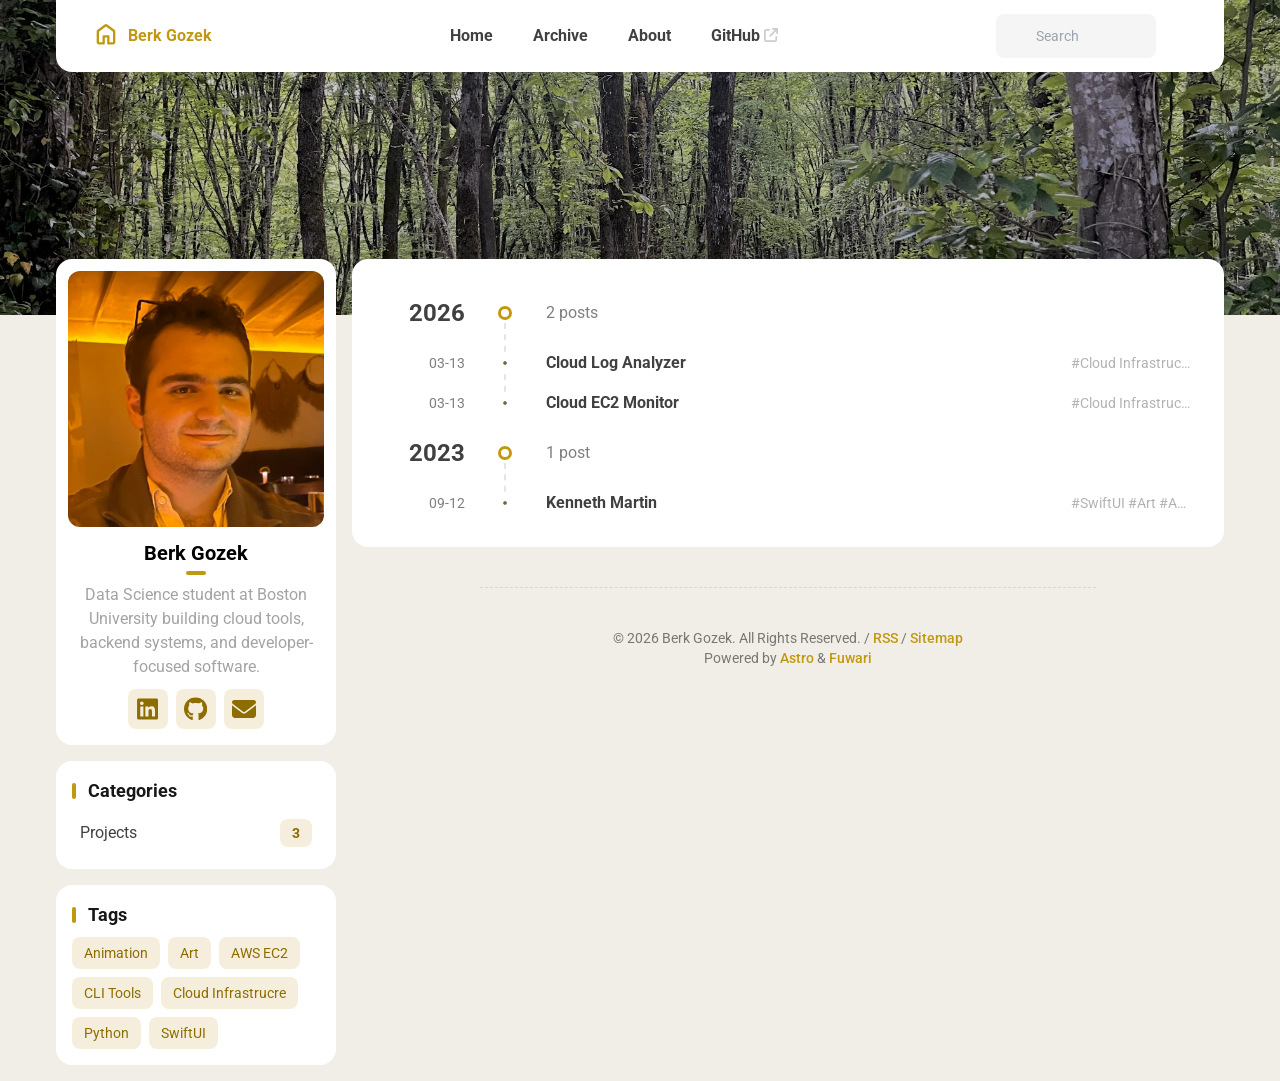
<file: archive/index.html>
<!DOCTYPE html><html lang="en" class="bg-[var(--page-bg)] transition text-[14px] md:text-[16px]" data-overlayscrollbars-initialize data-astro-cid-sckkx6r4 style="--bannerOffset: 15vh;--banner-height-home: 65vh;--banner-height: 35vh;--configHue: 90;--page-width: 75rem;"> <head><title>Archive - Berk Gozek</title><meta charset="UTF-8"><meta name="description" content="Archive - Berk Gozek"><meta name="author" content="Berk Gozek"><meta property="og:site_name" content="Berk Gozek"><meta property="og:url" content="https://berkgozek.com/archive/"><meta property="og:title" content="Archive - Berk Gozek"><meta property="og:description" content="Archive - Berk Gozek"><meta property="og:type" content="website"><meta name="twitter:card" content="summary_large_image"><meta property="twitter:url" content="https://berkgozek.com/archive/"><meta name="twitter:title" content="Archive - Berk Gozek"><meta name="twitter:description" content="Archive - Berk Gozek"><meta name="viewport" content="width=device-width"><meta name="generator" content="Astro v5.13.10"><link rel="icon" href="/favicon/favicon-light-32.png" sizes="32x32" media="(prefers-color-scheme: light)"><link rel="icon" href="/favicon/favicon-light-128.png" sizes="128x128" media="(prefers-color-scheme: light)"><link rel="icon" href="/favicon/favicon-light-180.png" sizes="180x180" media="(prefers-color-scheme: light)"><link rel="icon" href="/favicon/favicon-light-192.png" sizes="192x192" media="(prefers-color-scheme: light)"><link rel="icon" href="/favicon/favicon-dark-32.png" sizes="32x32" media="(prefers-color-scheme: dark)"><link rel="icon" href="/favicon/favicon-dark-128.png" sizes="128x128" media="(prefers-color-scheme: dark)"><link rel="icon" href="/favicon/favicon-dark-180.png" sizes="180x180" media="(prefers-color-scheme: dark)"><link rel="icon" href="/favicon/favicon-dark-192.png" sizes="192x192" media="(prefers-color-scheme: dark)"><!-- Set the theme before the page is rendered to avoid a flash --><script>(function(){const DEFAULT_THEME = "auto";
const LIGHT_MODE = "light";
const DARK_MODE = "dark";
const AUTO_MODE = "auto";
const BANNER_HEIGHT_EXTEND = 30;
const PAGE_WIDTH = 75;
const configHue = 90;

			// Load the theme from local storage
			const theme = localStorage.getItem('theme') || DEFAULT_THEME;
			switch (theme) {
				case LIGHT_MODE:
					document.documentElement.classList.remove('dark');
					break
				case DARK_MODE:
					document.documentElement.classList.add('dark');
					break
				case AUTO_MODE:
					if (window.matchMedia('(prefers-color-scheme: dark)').matches) {
						document.documentElement.classList.add('dark');
					} else {
						document.documentElement.classList.remove('dark');
					}
			}

			// Load the hue from local storage
			const hue = localStorage.getItem('hue') || configHue;
			document.documentElement.style.setProperty('--hue', hue);

			// calculate the --banner-height-extend, which needs to be a multiple of 4 to avoid blurry text
			let offset = Math.floor(window.innerHeight * (BANNER_HEIGHT_EXTEND / 100));
			offset = offset - offset % 4;
			document.documentElement.style.setProperty('--banner-height-extend', `${offset}px`);
		})();</script><!-- defines global css variables. This will be applied to <html> <body> and some other elements idk why --><link rel="alternate" type="application/rss+xml" title="Berk Gozek" href="https://berkgozek.com/rss.xml"><link rel="stylesheet" href="/_astro/Layout.DSulWsr7.css">
<link rel="stylesheet" href="/_astro/Layout.y4KPJ9hc.css">
<link rel="stylesheet" href="/_astro/_page_.ZlghMKVQ.css">
<link rel="stylesheet" href="/_astro/_page_.9gYMQFMu.css">
<link rel="stylesheet" href="/_astro/about.BtniRLn_.css">
<style>input.svelte-1wah7ro:focus{outline:0}.search-panel.svelte-1wah7ro{max-height:calc(100vh - 100px);overflow-y:auto}#display-setting.svelte-d7tq3k input[type=range]:where(.svelte-d7tq3k){-webkit-appearance:none;height:1.5rem;background-image:var(--color-selection-bar);transition:background-image .15s ease-in-out}#display-setting.svelte-d7tq3k input[type=range]:where(.svelte-d7tq3k)::-webkit-slider-thumb{-webkit-appearance:none;height:1rem;width:.5rem;border-radius:.125rem;background:#ffffffb3;box-shadow:none}#display-setting.svelte-d7tq3k input[type=range]:where(.svelte-d7tq3k)::-webkit-slider-thumb:hover{background:#fffc}#display-setting.svelte-d7tq3k input[type=range]:where(.svelte-d7tq3k)::-webkit-slider-thumb:active{background:#fff9}#display-setting.svelte-d7tq3k input[type=range]:where(.svelte-d7tq3k)::-moz-range-thumb{-webkit-appearance:none;height:1rem;width:.5rem;border-radius:.125rem;border-width:0;background:#ffffffb3;box-shadow:none}#display-setting.svelte-d7tq3k input[type=range]:where(.svelte-d7tq3k)::-moz-range-thumb:hover{background:#fffc}#display-setting.svelte-d7tq3k input[type=range]:where(.svelte-d7tq3k)::-moz-range-thumb:active{background:#fff9}#display-setting.svelte-d7tq3k input[type=range]:where(.svelte-d7tq3k)::-ms-thumb{-webkit-appearance:none;height:1rem;width:.5rem;border-radius:.125rem;background:#ffffffb3;box-shadow:none}#display-setting.svelte-d7tq3k input[type=range]:where(.svelte-d7tq3k)::-ms-thumb:hover{background:#fffc}#display-setting.svelte-d7tq3k input[type=range]:where(.svelte-d7tq3k)::-ms-thumb:active{background:#fff9}
</style><script type="module" src="/_astro/page.Z8IJTFqj.js"></script></head> <body class=" min-h-screen transition  enable-banner" data-overlayscrollbars-initialize data-astro-cid-sckkx6r4 style="--bannerOffset: 15vh;--banner-height-home: 65vh;--banner-height: 35vh;--configHue: 90;--page-width: 75rem;"> <div id="config-carrier" data-hue="90"></div>    <div id="top-row" class="z-50 pointer-events-none relative transition-all duration-700 max-w-[var(--page-width)] px-0 md:px-4 mx-auto"> <div id="navbar-wrapper" class="pointer-events-auto sticky top-0 transition-all"> <div id="navbar" class="z-50 onload-animation"> <div class="absolute h-8 left-0 right-0 -top-8 bg-[var(--card-bg)] transition"></div> <!-- used for onload animation --> <div class="card-base !overflow-visible max-w-[var(--page-width)] h-[4.5rem] !rounded-t-none mx-auto flex items-center justify-between px-4"> <a href="/" class="btn-plain scale-animation rounded-lg h-[3.25rem] px-5 font-bold active:scale-95"> <div class="flex flex-row text-[var(--primary)] items-center text-md"> <svg width="1em" height="1em" class="text-[1.75rem] mb-1 mr-2" data-icon="material-symbols:home-outline-rounded">   <symbol id="ai:material-symbols:home-outline-rounded" viewBox="0 0 24 24"><path fill="currentColor" d="M6 19h3v-5q0-.425.288-.712T10 13h4q.425 0 .713.288T15 14v5h3v-9l-6-4.5L6 10zm-2 0v-9q0-.475.213-.9t.587-.7l6-4.5q.525-.4 1.2-.4t1.2.4l6 4.5q.375.275.588.7T20 10v9q0 .825-.588 1.413T18 21h-4q-.425 0-.712-.288T13 20v-5h-2v5q0 .425-.288.713T10 21H6q-.825 0-1.412-.587T4 19m8-6.75"/></symbol><use href="#ai:material-symbols:home-outline-rounded"></use>  </svg> Berk Gozek </div> </a> <div class="hidden md:flex"> <a aria-label="Home" href="/" class="btn-plain scale-animation rounded-lg h-11 font-bold px-5 active:scale-95"> <div class="flex items-center"> Home  </div> </a><a aria-label="Archive" href="/archive/" class="btn-plain scale-animation rounded-lg h-11 font-bold px-5 active:scale-95"> <div class="flex items-center"> Archive  </div> </a><a aria-label="About" href="/about/" class="btn-plain scale-animation rounded-lg h-11 font-bold px-5 active:scale-95"> <div class="flex items-center"> About  </div> </a><a aria-label="GitHub" href="https://github.com/berkgozek" target="_blank" class="btn-plain scale-animation rounded-lg h-11 font-bold px-5 active:scale-95"> <div class="flex items-center"> GitHub <svg width="1em" height="1em" class="text-[0.875rem] transition -translate-y-[1px] ml-1 text-black/[0.2] dark:text-white/[0.2]" data-icon="fa6-solid:arrow-up-right-from-square">   <symbol id="ai:fa6-solid:arrow-up-right-from-square" viewBox="0 0 512 512"><path fill="currentColor" d="M320 0c-17.7 0-32 14.3-32 32s14.3 32 32 32h82.7L201.4 265.4c-12.5 12.5-12.5 32.8 0 45.3s32.8 12.5 45.3 0L448 109.3V192c0 17.7 14.3 32 32 32s32-14.3 32-32V32c0-17.7-14.3-32-32-32zM80 32C35.8 32 0 67.8 0 112v320c0 44.2 35.8 80 80 80h320c44.2 0 80-35.8 80-80V320c0-17.7-14.3-32-32-32s-32 14.3-32 32v112c0 8.8-7.2 16-16 16H80c-8.8 0-16-7.2-16-16V112c0-8.8 7.2-16 16-16h112c17.7 0 32-14.3 32-32s-14.3-32-32-32z"/></symbol><use href="#ai:fa6-solid:arrow-up-right-from-square"></use>  </svg> </div> </a> </div> <div class="flex"> <!--<SearchPanel client:load>--> <style>astro-island,astro-slot,astro-static-slot{display:contents}</style><script>(()=>{var e=async t=>{await(await t())()};(self.Astro||(self.Astro={})).only=e;window.dispatchEvent(new Event("astro:only"));})();</script><script>(()=>{var A=Object.defineProperty;var g=(i,o,a)=>o in i?A(i,o,{enumerable:!0,configurable:!0,writable:!0,value:a}):i[o]=a;var d=(i,o,a)=>g(i,typeof o!="symbol"?o+"":o,a);{let i={0:t=>m(t),1:t=>a(t),2:t=>new RegExp(t),3:t=>new Date(t),4:t=>new Map(a(t)),5:t=>new Set(a(t)),6:t=>BigInt(t),7:t=>new URL(t),8:t=>new Uint8Array(t),9:t=>new Uint16Array(t),10:t=>new Uint32Array(t),11:t=>1/0*t},o=t=>{let[l,e]=t;return l in i?i[l](e):void 0},a=t=>t.map(o),m=t=>typeof t!="object"||t===null?t:Object.fromEntries(Object.entries(t).map(([l,e])=>[l,o(e)]));class y extends HTMLElement{constructor(){super(...arguments);d(this,"Component");d(this,"hydrator");d(this,"hydrate",async()=>{var b;if(!this.hydrator||!this.isConnected)return;let e=(b=this.parentElement)==null?void 0:b.closest("astro-island[ssr]");if(e){e.addEventListener("astro:hydrate",this.hydrate,{once:!0});return}let c=this.querySelectorAll("astro-slot"),n={},h=this.querySelectorAll("template[data-astro-template]");for(let r of h){let s=r.closest(this.tagName);s!=null&&s.isSameNode(this)&&(n[r.getAttribute("data-astro-template")||"default"]=r.innerHTML,r.remove())}for(let r of c){let s=r.closest(this.tagName);s!=null&&s.isSameNode(this)&&(n[r.getAttribute("name")||"default"]=r.innerHTML)}let p;try{p=this.hasAttribute("props")?m(JSON.parse(this.getAttribute("props"))):{}}catch(r){let s=this.getAttribute("component-url")||"<unknown>",v=this.getAttribute("component-export");throw v&&(s+=` (export ${v})`),console.error(`[hydrate] Error parsing props for component ${s}`,this.getAttribute("props"),r),r}let u;await this.hydrator(this)(this.Component,p,n,{client:this.getAttribute("client")}),this.removeAttribute("ssr"),this.dispatchEvent(new CustomEvent("astro:hydrate"))});d(this,"unmount",()=>{this.isConnected||this.dispatchEvent(new CustomEvent("astro:unmount"))})}disconnectedCallback(){document.removeEventListener("astro:after-swap",this.unmount),document.addEventListener("astro:after-swap",this.unmount,{once:!0})}connectedCallback(){if(!this.hasAttribute("await-children")||document.readyState==="interactive"||document.readyState==="complete")this.childrenConnectedCallback();else{let e=()=>{document.removeEventListener("DOMContentLoaded",e),c.disconnect(),this.childrenConnectedCallback()},c=new MutationObserver(()=>{var n;((n=this.lastChild)==null?void 0:n.nodeType)===Node.COMMENT_NODE&&this.lastChild.nodeValue==="astro:end"&&(this.lastChild.remove(),e())});c.observe(this,{childList:!0}),document.addEventListener("DOMContentLoaded",e)}}async childrenConnectedCallback(){let e=this.getAttribute("before-hydration-url");e&&await import(e),this.start()}async start(){let e=JSON.parse(this.getAttribute("opts")),c=this.getAttribute("client");if(Astro[c]===void 0){window.addEventListener(`astro:${c}`,()=>this.start(),{once:!0});return}try{await Astro[c](async()=>{let n=this.getAttribute("renderer-url"),[h,{default:p}]=await Promise.all([import(this.getAttribute("component-url")),n?import(n):()=>()=>{}]),u=this.getAttribute("component-export")||"default";if(!u.includes("."))this.Component=h[u];else{this.Component=h;for(let f of u.split("."))this.Component=this.Component[f]}return this.hydrator=p,this.hydrate},e,this)}catch(n){console.error(`[astro-island] Error hydrating ${this.getAttribute("component-url")}`,n)}}attributeChangedCallback(){this.hydrate()}}d(y,"observedAttributes",["props"]),customElements.get("astro-island")||customElements.define("astro-island",y)}})();</script><astro-island uid="ZWLSEP" component-url="/_astro/Search.DpBcKkHr.js" component-export="default" renderer-url="/_astro/client.svelte.BtEbdPyR.js" props="{}" ssr client="only" opts="{&quot;name&quot;:&quot;Search&quot;,&quot;value&quot;:&quot;svelte&quot;}"></astro-island>  <astro-island uid="Z5zuKs" component-url="/_astro/LightDarkSwitch.Cq210o6L.js" component-export="default" renderer-url="/_astro/client.svelte.BtEbdPyR.js" props="{}" ssr client="only" opts="{&quot;name&quot;:&quot;LightDarkSwitch&quot;,&quot;value&quot;:&quot;svelte&quot;}"></astro-island> <button aria-label="Menu" name="Nav Menu" class="btn-plain scale-animation rounded-lg w-11 h-11 active:scale-90 md:!hidden" id="nav-menu-switch"> <svg width="1em" height="1em" class="text-[1.25rem]" data-icon="material-symbols:menu-rounded">   <symbol id="ai:material-symbols:menu-rounded" viewBox="0 0 24 24"><path fill="currentColor" d="M4 18q-.425 0-.712-.288T3 17t.288-.712T4 16h16q.425 0 .713.288T21 17t-.288.713T20 18zm0-5q-.425 0-.712-.288T3 12t.288-.712T4 11h16q.425 0 .713.288T21 12t-.288.713T20 13zm0-5q-.425 0-.712-.288T3 7t.288-.712T4 6h16q.425 0 .713.288T21 7t-.288.713T20 8z"/></symbol><use href="#ai:material-symbols:menu-rounded"></use>  </svg> </button> </div> <div id="nav-menu-panel" class="float-panel float-panel-closed absolute transition-all fixed right-4 px-2 py-2"> <a href="/" class="group flex justify-between items-center py-2 pl-3 pr-1 rounded-lg gap-8
            hover:bg-[var(--btn-plain-bg-hover)] active:bg-[var(--btn-plain-bg-active)] transition
        "> <div class="transition text-black/75 dark:text-white/75 font-bold group-hover:text-[var(--primary)] group-active:text-[var(--primary)]"> Home </div> <svg width="1em" height="1em" class="transition text-[1.25rem] text-[var(--primary)]" data-icon="material-symbols:chevron-right-rounded">   <symbol id="ai:material-symbols:chevron-right-rounded" viewBox="0 0 24 24"><path fill="currentColor" d="M12.6 12L8.7 8.1q-.275-.275-.275-.7t.275-.7t.7-.275t.7.275l4.6 4.6q.15.15.213.325t.062.375t-.062.375t-.213.325l-4.6 4.6q-.275.275-.7.275t-.7-.275t-.275-.7t.275-.7z"/></symbol><use href="#ai:material-symbols:chevron-right-rounded"></use>  </svg>  </a><a href="/archive/" class="group flex justify-between items-center py-2 pl-3 pr-1 rounded-lg gap-8
            hover:bg-[var(--btn-plain-bg-hover)] active:bg-[var(--btn-plain-bg-active)] transition
        "> <div class="transition text-black/75 dark:text-white/75 font-bold group-hover:text-[var(--primary)] group-active:text-[var(--primary)]"> Archive </div> <svg width="1em" height="1em" viewBox="0 0 24 24" class="transition text-[1.25rem] text-[var(--primary)]" data-icon="material-symbols:chevron-right-rounded">   <use href="#ai:material-symbols:chevron-right-rounded"></use>  </svg>  </a><a href="/about/" class="group flex justify-between items-center py-2 pl-3 pr-1 rounded-lg gap-8
            hover:bg-[var(--btn-plain-bg-hover)] active:bg-[var(--btn-plain-bg-active)] transition
        "> <div class="transition text-black/75 dark:text-white/75 font-bold group-hover:text-[var(--primary)] group-active:text-[var(--primary)]"> About </div> <svg width="1em" height="1em" viewBox="0 0 24 24" class="transition text-[1.25rem] text-[var(--primary)]" data-icon="material-symbols:chevron-right-rounded">   <use href="#ai:material-symbols:chevron-right-rounded"></use>  </svg>  </a><a href="https://github.com/berkgozek" class="group flex justify-between items-center py-2 pl-3 pr-1 rounded-lg gap-8
            hover:bg-[var(--btn-plain-bg-hover)] active:bg-[var(--btn-plain-bg-active)] transition
        " target="_blank"> <div class="transition text-black/75 dark:text-white/75 font-bold group-hover:text-[var(--primary)] group-active:text-[var(--primary)]"> GitHub </div>  <svg width="1em" height="1em" viewBox="0 0 512 512" class="transition text-[0.75rem] text-black/25 dark:text-white/25 -translate-x-1" data-icon="fa6-solid:arrow-up-right-from-square">   <use href="#ai:fa6-solid:arrow-up-right-from-square"></use>  </svg> </a> </div> <astro-island uid="ZbLSog" component-url="/_astro/DisplaySettings.9NB11Dvr.js" component-export="default" renderer-url="/_astro/client.svelte.BtEbdPyR.js" props="{}" ssr client="only" opts="{&quot;name&quot;:&quot;DisplaySettings&quot;,&quot;value&quot;:&quot;svelte&quot;}"></astro-island> </div> </div> <script type="module">function c(){localStorage.theme==="dark"?(document.documentElement.classList.remove("dark"),localStorage.theme="light"):(document.documentElement.classList.add("dark"),localStorage.theme="dark")}function o(){let t=document.getElementById("scheme-switch");t&&(t.onclick=function(){c()});let n=document.getElementById("display-settings-switch");n&&(n.onclick=function(){let e=document.getElementById("display-setting");e&&e.classList.toggle("float-panel-closed")});let l=document.getElementById("nav-menu-switch");l&&(l.onclick=function(){let e=document.getElementById("nav-menu-panel");e&&e.classList.toggle("float-panel-closed")})}o();</script> <script>(function(){const scriptUrl = "/pagefind/pagefind.js";

async function loadPagefind() {
    try {
        const response = await fetch(scriptUrl, { method: 'HEAD' });
        if (!response.ok) {
            throw new Error(`Pagefind script not found: ${response.status}`);
        }

        const pagefind = await import(scriptUrl);

        await pagefind.options({
            excerptLength: 20
        });

        window.pagefind = pagefind;

        document.dispatchEvent(new CustomEvent('pagefindready'));
        console.log('Pagefind loaded and initialized successfully, event dispatched.');
    } catch (error) {
        console.error('Failed to load Pagefind:', error);
        window.pagefind = {
            search: () => Promise.resolve({ results: [] }),
            options: () => Promise.resolve(),
        };
        document.dispatchEvent(new CustomEvent('pagefindloaderror'));
        console.log('Pagefind load error, event dispatched.');
    }
}

if (document.readyState === 'loading') {
    document.addEventListener('DOMContentLoaded', loadPagefind);
} else {
    loadPagefind();
}
})();</script> </div> </div>  <div id="banner-wrapper" class="absolute z-10 w-full transition duration-700 overflow-hidden" style="top: -30vh"> <div id="banner" class="object-cover h-full transition duration-700 opacity-0 scale-105 overflow-hidden relative"> <div class="transition absolute inset-0 dark:bg-black/10 bg-opacity-50 pointer-events-none"></div> <img src="/_astro/banner-photo.BqipbiBk_ZrTod2.webp" alt="Banner image of the blog" style="object-position: center" loading="lazy" decoding="async" fetchpriority="auto" width="4032" height="2268" class="w-full h-full object-cover">  </div> </div> <div class="absolute w-full z-30 pointer-events-none" style="top: calc(35vh - 3.5rem)"> <!-- The pointer-events-none here prevent blocking the click event of the TOC --> <div class="relative max-w-[var(--page-width)] mx-auto pointer-events-auto"> <div id="main-grid" class="transition duration-700 w-full left-0 right-0 grid grid-cols-[17.5rem_auto] grid-rows-[auto_1fr_auto] lg:grid-rows-[auto]
    mx-auto gap-4 px-0 md:px-4"> <!-- Banner image credit -->  <div id="sidebar" class="mb-4 row-start-2 row-end-3 col-span-2 lg:row-start-1 lg:row-end-2 lg:col-span-1 lg:max-w-[17.5rem] onload-animation w-full"> <div class="flex flex-col w-full gap-4 mb-4"> <div class="card-base p-3"> <a aria-label="Go to About Page" href="/about/" class="group block relative mx-auto mt-1 lg:mx-0 lg:mt-0 mb-3
       max-w-[12rem] lg:max-w-none overflow-hidden rounded-xl active:scale-95"> <div class="absolute transition pointer-events-none group-hover:bg-black/30 group-active:bg-black/50
        w-full h-full z-50 flex items-center justify-center"> <svg width="1.13em" height="1em" class="transition opacity-0 scale-90 group-hover:scale-100 group-hover:opacity-100 text-white text-5xl" data-icon="fa6-regular:address-card">   <symbol id="ai:fa6-regular:address-card" viewBox="0 0 576 512"><path fill="currentColor" d="M512 80c8.8 0 16 7.2 16 16v320c0 8.8-7.2 16-16 16H64c-8.8 0-16-7.2-16-16V96c0-8.8 7.2-16 16-16zM64 32C28.7 32 0 60.7 0 96v320c0 35.3 28.7 64 64 64h448c35.3 0 64-28.7 64-64V96c0-35.3-28.7-64-64-64zm144 224a64 64 0 1 0 0-128a64 64 0 1 0 0 128m-32 32c-44.2 0-80 35.8-80 80c0 8.8 7.2 16 16 16h192c8.8 0 16-7.2 16-16c0-44.2-35.8-80-80-80zm200-144c-13.3 0-24 10.7-24 24s10.7 24 24 24h80c13.3 0 24-10.7 24-24s-10.7-24-24-24zm0 96c-13.3 0-24 10.7-24 24s10.7 24 24 24h80c13.3 0 24-10.7 24-24s-10.7-24-24-24z"/></symbol><use href="#ai:fa6-regular:address-card"></use>  </svg> </div> <div class="mx-auto lg:w-full h-full lg:mt-0  overflow-hidden relative"> <div class="transition absolute inset-0 dark:bg-black/10 bg-opacity-50 pointer-events-none"></div> <img src="/_astro/Berk.DKNM-N1X_2uJCpY.webp" alt="Profile Image of the Author" style="object-position: center" loading="lazy" decoding="async" fetchpriority="auto" width="1250" height="1250" class="w-full h-full object-cover">  </div> </a> <div class="px-2"> <div class="font-bold text-xl text-center mb-1 dark:text-neutral-50 transition">Berk Gozek</div> <div class="h-1 w-5 bg-[var(--primary)] mx-auto rounded-full mb-2 transition"></div> <div class="text-center text-neutral-400 mb-2.5 transition">Data Science student at Boston University building cloud tools, backend systems, and developer-focused software.</div> <div class="flex flex-wrap gap-2 justify-center mb-1"> <a rel="me" aria-label="Linkedin" href="https://www.linkedin.com/in/berkgozek/" target="_blank" class="btn-regular rounded-lg h-10 w-10 active:scale-90"> <svg width="0.88em" height="1em" class="text-[1.5rem]" data-icon="fa6-brands:linkedin">   <symbol id="ai:fa6-brands:linkedin" viewBox="0 0 448 512"><path fill="currentColor" d="M416 32H31.9C14.3 32 0 46.5 0 64.3v383.4C0 465.5 14.3 480 31.9 480H416c17.6 0 32-14.5 32-32.3V64.3c0-17.8-14.4-32.3-32-32.3M135.4 416H69V202.2h66.5V416zm-33.2-243c-21.3 0-38.5-17.3-38.5-38.5S80.9 96 102.2 96c21.2 0 38.5 17.3 38.5 38.5c0 21.3-17.2 38.5-38.5 38.5m282.1 243h-66.4V312c0-24.8-.5-56.7-34.5-56.7c-34.6 0-39.9 27-39.9 54.9V416h-66.4V202.2h63.7v29.2h.9c8.9-16.8 30.6-34.5 62.9-34.5c67.2 0 79.7 44.3 79.7 101.9z"/></symbol><use href="#ai:fa6-brands:linkedin"></use>  </svg> </a><a rel="me" aria-label="GitHub" href="https://github.com/berkgozek" target="_blank" class="btn-regular rounded-lg h-10 w-10 active:scale-90"> <svg width="0.97em" height="1em" class="text-[1.5rem]" data-icon="fa6-brands:github">   <symbol id="ai:fa6-brands:github" viewBox="0 0 496 512"><path fill="currentColor" d="M165.9 397.4c0 2-2.3 3.6-5.2 3.6c-3.3.3-5.6-1.3-5.6-3.6c0-2 2.3-3.6 5.2-3.6c3-.3 5.6 1.3 5.6 3.6m-31.1-4.5c-.7 2 1.3 4.3 4.3 4.9c2.6 1 5.6 0 6.2-2s-1.3-4.3-4.3-5.2c-2.6-.7-5.5.3-6.2 2.3m44.2-1.7c-2.9.7-4.9 2.6-4.6 4.9c.3 2 2.9 3.3 5.9 2.6c2.9-.7 4.9-2.6 4.6-4.6c-.3-1.9-3-3.2-5.9-2.9M244.8 8C106.1 8 0 113.3 0 252c0 110.9 69.8 205.8 169.5 239.2c12.8 2.3 17.3-5.6 17.3-12.1c0-6.2-.3-40.4-.3-61.4c0 0-70 15-84.7-29.8c0 0-11.4-29.1-27.8-36.6c0 0-22.9-15.7 1.6-15.4c0 0 24.9 2 38.6 25.8c21.9 38.6 58.6 27.5 72.9 20.9c2.3-16 8.8-27.1 16-33.7c-55.9-6.2-112.3-14.3-112.3-110.5c0-27.5 7.6-41.3 23.6-58.9c-2.6-6.5-11.1-33.3 2.6-67.9c20.9-6.5 69 27 69 27c20-5.6 41.5-8.5 62.8-8.5s42.8 2.9 62.8 8.5c0 0 48.1-33.6 69-27c13.7 34.7 5.2 61.4 2.6 67.9c16 17.7 25.8 31.5 25.8 58.9c0 96.5-58.9 104.2-114.8 110.5c9.2 7.9 17 22.9 17 46.4c0 33.7-.3 75.4-.3 83.6c0 6.5 4.6 14.4 17.3 12.1C428.2 457.8 496 362.9 496 252C496 113.3 383.5 8 244.8 8M97.2 352.9c-1.3 1-1 3.3.7 5.2c1.6 1.6 3.9 2.3 5.2 1c1.3-1 1-3.3-.7-5.2c-1.6-1.6-3.9-2.3-5.2-1m-10.8-8.1c-.7 1.3.3 2.9 2.3 3.9c1.6 1 3.6.7 4.3-.7c.7-1.3-.3-2.9-2.3-3.9c-2-.6-3.6-.3-4.3.7m32.4 35.6c-1.6 1.3-1 4.3 1.3 6.2c2.3 2.3 5.2 2.6 6.5 1c1.3-1.3.7-4.3-1.3-6.2c-2.2-2.3-5.2-2.6-6.5-1m-11.4-14.7c-1.6 1-1.6 3.6 0 5.9s4.3 3.3 5.6 2.3c1.6-1.3 1.6-3.9 0-6.2c-1.4-2.3-4-3.3-5.6-2"/></symbol><use href="#ai:fa6-brands:github"></use>  </svg> </a><a rel="me" aria-label="Mail" href="mailto:berk@berkgozek.com" target="_blank" class="btn-regular rounded-lg h-10 w-10 active:scale-90"> <svg width="1em" height="1em" class="text-[1.5rem]" data-icon="fa6-solid:envelope">   <symbol id="ai:fa6-solid:envelope" viewBox="0 0 512 512"><path fill="currentColor" d="M48 64C21.5 64 0 85.5 0 112c0 15.1 7.1 29.3 19.2 38.4l217.6 163.2c11.4 8.5 27 8.5 38.4 0l217.6-163.2c12.1-9.1 19.2-23.3 19.2-38.4c0-26.5-21.5-48-48-48zM0 176v208c0 35.3 28.7 64 64 64h384c35.3 0 64-28.7 64-64V176L294.4 339.2a63.9 63.9 0 0 1-76.8 0z"/></symbol><use href="#ai:fa6-solid:envelope"></use>  </svg> </a>  </div> </div> </div> </div> <div id="sidebar-sticky" class="transition-all duration-700 flex flex-col w-full gap-4 top-4 sticky top-4"> <widget-layout data-id="categories" data-is-collapsed="false" class="pb-4 card-base onload-animation" style="animation-delay: 150ms; --collapsedHeight: 7.5rem;" data-astro-cid-ucso7hve="true"> <div class="font-bold transition text-lg text-neutral-900 dark:text-neutral-100 relative ml-8 mt-4 mb-2
        before:w-1 before:h-4 before:rounded-md before:bg-[var(--primary)]
        before:absolute before:left-[-16px] before:top-[5.5px]" data-astro-cid-ucso7hve style="--collapsedHeight: 7.5rem;">Categories</div> <div id="categories" class="collapse-wrapper px-4 overflow-hidden" data-astro-cid-ucso7hve style="--collapsedHeight: 7.5rem;"> <a href="/archive/?category=Projects" aria-label="View all posts in the Projects category"> <button class="
            w-full
            h-10
            rounded-lg
            bg-none
            hover:bg-[var(--btn-plain-bg-hover)]
            active:bg-[var(--btn-plain-bg-active)]
            transition-all
            pl-2
            hover:pl-3
            
            text-neutral-700
            hover:text-[var(--primary)]
            dark:text-neutral-300
            dark:hover:text-[var(--primary)]
        "> <div class="flex items-center justify-between relative mr-2"> <div class="overflow-hidden text-left whitespace-nowrap overflow-ellipsis  "> Projects </div> <div class="transition px-2 h-7 ml-4 min-w-[2rem] rounded-lg text-sm font-bold
                    text-[var(--btn-content)] dark:text-[var(--deep-text)]
                    bg-[var(--btn-regular-bg)] dark:bg-[var(--primary)]
                    flex items-center justify-center"> 3 </div> </div> </button> </a> </div>  </widget-layout>  <script type="module">class d extends HTMLElement{constructor(){if(super(),this.dataset.isCollapsed!=="true")return;const e=this.dataset.id,t=this.querySelector(".expand-btn"),s=this.querySelector(`#${e}`);t.addEventListener("click",()=>{s.classList.remove("collapsed"),t.classList.add("hidden")})}}customElements.get("widget-layout")||customElements.define("widget-layout",d);</script> <widget-layout data-id="tags" data-is-collapsed="false" class="pb-4 card-base onload-animation" style="animation-delay: 200ms; --collapsedHeight: 7.5rem;" data-astro-cid-ucso7hve="true"> <div class="font-bold transition text-lg text-neutral-900 dark:text-neutral-100 relative ml-8 mt-4 mb-2
        before:w-1 before:h-4 before:rounded-md before:bg-[var(--primary)]
        before:absolute before:left-[-16px] before:top-[5.5px]" data-astro-cid-ucso7hve style="--collapsedHeight: 7.5rem;">Tags</div> <div id="tags" class="collapse-wrapper px-4 overflow-hidden" data-astro-cid-ucso7hve style="--collapsedHeight: 7.5rem;">  <div class="flex gap-2 flex-wrap"> <a href="/archive/?tag=Animation" aria-label="View all posts with the Animation tag" class="btn-regular h-8 text-sm px-3 rounded-lg">  Animation </a><a href="/archive/?tag=Art" aria-label="View all posts with the Art tag" class="btn-regular h-8 text-sm px-3 rounded-lg">  Art </a><a href="/archive/?tag=AWS%20EC2" aria-label="View all posts with the AWS EC2 tag" class="btn-regular h-8 text-sm px-3 rounded-lg">  AWS EC2 </a><a href="/archive/?tag=CLI%20Tools" aria-label="View all posts with the CLI Tools tag" class="btn-regular h-8 text-sm px-3 rounded-lg">  CLI Tools </a><a href="/archive/?tag=Cloud%20Infrastrucre" aria-label="View all posts with the Cloud Infrastrucre tag" class="btn-regular h-8 text-sm px-3 rounded-lg">  Cloud Infrastrucre </a><a href="/archive/?tag=Python" aria-label="View all posts with the Python tag" class="btn-regular h-8 text-sm px-3 rounded-lg">  Python </a><a href="/archive/?tag=SwiftUI" aria-label="View all posts with the SwiftUI tag" class="btn-regular h-8 text-sm px-3 rounded-lg">  SwiftUI </a> </div>  </div>  </widget-layout>   </div> </div> <main id="swup-container" class="transition-swup-fade col-span-2 lg:col-span-1 overflow-hidden"> <div id="content-wrapper" class="onload-animation"> <!-- the overflow-hidden here prevent long text break the layout--> <!-- make id different from windows.swup global property -->  <astro-island uid="Z1iMgUc" component-url="/_astro/ArchivePanel.cVt_oIOw.js" component-export="default" renderer-url="/_astro/client.svelte.BtEbdPyR.js" props="{&quot;sortedPosts&quot;:[1,[[0,{&quot;slug&quot;:[0,&quot;cloud-log-analyzer&quot;],&quot;data&quot;:[0,{&quot;title&quot;:[0,&quot;Cloud Log Analyzer&quot;],&quot;published&quot;:[3,&quot;2026-03-13T00:00:00.000Z&quot;],&quot;draft&quot;:[0,false],&quot;description&quot;:[0,&quot;&quot;],&quot;image&quot;:[0,&quot;&quot;],&quot;tags&quot;:[1,[[0,&quot;Cloud Infrastrucre&quot;],[0,&quot;Python&quot;],[0,&quot;CLI Tools&quot;]]],&quot;category&quot;:[0,&quot;Projects&quot;],&quot;lang&quot;:[0,&quot;&quot;],&quot;prevTitle&quot;:[0,&quot;&quot;],&quot;prevSlug&quot;:[0,&quot;&quot;],&quot;nextTitle&quot;:[0,&quot;&quot;],&quot;nextSlug&quot;:[0,&quot;&quot;]}]}],[0,{&quot;slug&quot;:[0,&quot;cloud-ec2-monitor&quot;],&quot;data&quot;:[0,{&quot;title&quot;:[0,&quot;Cloud EC2 Monitor&quot;],&quot;published&quot;:[3,&quot;2026-03-13T00:00:00.000Z&quot;],&quot;draft&quot;:[0,false],&quot;description&quot;:[0,&quot;&quot;],&quot;image&quot;:[0,&quot;&quot;],&quot;tags&quot;:[1,[[0,&quot;Cloud Infrastrucre&quot;],[0,&quot;Python&quot;],[0,&quot;CLI Tools&quot;],[0,&quot;AWS EC2&quot;]]],&quot;category&quot;:[0,&quot;Projects&quot;],&quot;lang&quot;:[0,&quot;&quot;],&quot;prevTitle&quot;:[0,&quot;&quot;],&quot;prevSlug&quot;:[0,&quot;&quot;],&quot;nextTitle&quot;:[0,&quot;&quot;],&quot;nextSlug&quot;:[0,&quot;&quot;]}]}],[0,{&quot;slug&quot;:[0,&quot;kenneth-martin&quot;],&quot;data&quot;:[0,{&quot;title&quot;:[0,&quot;Kenneth Martin&quot;],&quot;published&quot;:[3,&quot;2023-09-12T00:00:00.000Z&quot;],&quot;draft&quot;:[0,false],&quot;description&quot;:[0,&quot;&quot;],&quot;image&quot;:[0,&quot;&quot;],&quot;tags&quot;:[1,[[0,&quot;SwiftUI&quot;],[0,&quot;Art&quot;],[0,&quot;Animation&quot;]]],&quot;category&quot;:[0,&quot;Projects&quot;],&quot;lang&quot;:[0,&quot;&quot;],&quot;prevTitle&quot;:[0,&quot;&quot;],&quot;prevSlug&quot;:[0,&quot;&quot;],&quot;nextTitle&quot;:[0,&quot;&quot;],&quot;nextSlug&quot;:[0,&quot;&quot;]}]}]]]}" ssr client="only" opts="{&quot;name&quot;:&quot;ArchivePanel&quot;,&quot;value&quot;:&quot;svelte&quot;}"></astro-island>  <div class="footer col-span-2 onload-animation hidden lg:block"> <!--<div class="border-t border-[var(&#45;&#45;primary)] mx-16 border-dashed py-8 max-w-[var(&#45;&#45;page-width)] flex flex-col items-center justify-center px-6">--><div class="transition border-t border-black/10 dark:border-white/15 my-10 border-dashed mx-32"></div> <!--<div class="transition bg-[oklch(92%_0.01_var(&#45;&#45;hue))] dark:bg-black rounded-2xl py-8 mt-4 mb-8 flex flex-col items-center justify-center px-6">--> <div class="transition border-dashed border-[oklch(85%_0.01_var(--hue))] dark:border-white/15 rounded-2xl mb-12 flex flex-col items-center justify-center px-6"> <div class="transition text-50 text-sm text-center">
&copy; <span id="copyright-year">2026</span> Berk Gozek. All Rights Reserved. /
<a class="transition link text-[var(--primary)] font-medium" target="_blank" href="/rss.xml">RSS</a> /
<a class="transition link text-[var(--primary)] font-medium" target="_blank" href="/sitemap-index.xml">Sitemap</a><br>
Powered by
<a class="transition link text-[var(--primary)] font-medium" target="_blank" href="https://astro.build">Astro</a> &
<a class="transition link text-[var(--primary)] font-medium" target="_blank" href="https://github.com/saicaca/fuwari">Fuwari</a> </div> </div> </div> </div> </main> <div class="footer col-span-2 onload-animation block lg:hidden"> <!--<div class="border-t border-[var(&#45;&#45;primary)] mx-16 border-dashed py-8 max-w-[var(&#45;&#45;page-width)] flex flex-col items-center justify-center px-6">--><div class="transition border-t border-black/10 dark:border-white/15 my-10 border-dashed mx-32"></div> <!--<div class="transition bg-[oklch(92%_0.01_var(&#45;&#45;hue))] dark:bg-black rounded-2xl py-8 mt-4 mb-8 flex flex-col items-center justify-center px-6">--> <div class="transition border-dashed border-[oklch(85%_0.01_var(--hue))] dark:border-white/15 rounded-2xl mb-12 flex flex-col items-center justify-center px-6"> <div class="transition text-50 text-sm text-center">
&copy; <span id="copyright-year">2026</span> Berk Gozek. All Rights Reserved. /
<a class="transition link text-[var(--primary)] font-medium" target="_blank" href="/rss.xml">RSS</a> /
<a class="transition link text-[var(--primary)] font-medium" target="_blank" href="/sitemap-index.xml">Sitemap</a><br>
Powered by
<a class="transition link text-[var(--primary)] font-medium" target="_blank" href="https://astro.build">Astro</a> &
<a class="transition link text-[var(--primary)] font-medium" target="_blank" href="https://github.com/saicaca/fuwari">Fuwari</a> </div> </div> </div> </div> <!-- There can't be a filter on parent element, or it will break `fixed` --><div class="back-to-top-wrapper hidden lg:block" data-astro-cid-eymb5ayk> <div id="back-to-top-btn" class="back-to-top-btn hide flex items-center rounded-2xl overflow-hidden transition" onclick="backToTop()" data-astro-cid-eymb5ayk> <button aria-label="Back to Top" class="btn-card h-[3.75rem] w-[3.75rem]" data-astro-cid-eymb5ayk> <svg width="1em" height="1em" class="mx-auto" data-astro-cid-eymb5ayk="true" data-icon="material-symbols:keyboard-arrow-up-rounded">   <symbol id="ai:material-symbols:keyboard-arrow-up-rounded" viewBox="0 0 24 24"><path fill="currentColor" d="m12 10.8l-3.9 3.9q-.275.275-.7.275t-.7-.275t-.275-.7t.275-.7l4.6-4.6q.3-.3.7-.3t.7.3l4.6 4.6q.275.275.275.7t-.275.7t-.7.275t-.7-.275z"/></symbol><use href="#ai:material-symbols:keyboard-arrow-up-rounded"></use>  </svg> </button> </div> </div>  <script>
function backToTop() {
    window.scroll({ top: 0, behavior: 'smooth' });
}
</script> </div> </div>  <div class="absolute w-full z-0 hidden 2xl:block"> <div class="relative max-w-[var(--page-width)] mx-auto"> <!-- TOC component --> <div id="toc-wrapper" class="hidden lg:block transition absolute top-0 -right-[var(--toc-width)] w-[var(--toc-width)] items-center toc-hide"> <div id="toc-inner-wrapper" class="fixed top-14 w-[var(--toc-width)] h-[calc(100vh_-_20rem)] overflow-y-scroll overflow-x-hidden hide-scrollbar"> <div id="toc" class="w-full h-full transition-swup-fade "> <div class="h-8 w-full"></div> <script type="module">class l extends HTMLElement{tocEl=null;visibleClass="visible";observer;anchorNavTarget=null;headingIdxMap=new Map;headings=[];sections=[];tocEntries=[];active=[];activeIndicator=null;constructor(){super(),this.observer=new IntersectionObserver(this.markVisibleSection,{threshold:0})}markVisibleSection=t=>{t.forEach(e=>{const i=e.target.children[0]?.getAttribute("id"),s=i?this.headingIdxMap.get(i):void 0;s!=null&&(this.active[s]=e.isIntersecting),e.isIntersecting&&this.anchorNavTarget==e.target.firstChild&&(this.anchorNavTarget=null)}),this.active.includes(!0)||this.fallback(),this.update()};toggleActiveHeading=()=>{let t=this.active.length-1,e=this.active.length-1,i=-1;for(;t>=0&&!this.active[t];)this.tocEntries[t].classList.remove(this.visibleClass),t--;for(;t>=0&&this.active[t];)this.tocEntries[t].classList.add(this.visibleClass),e=Math.min(e,t),i=Math.max(i,t),t--;for(;t>=0;)this.tocEntries[t].classList.remove(this.visibleClass),t--;if(e>i)this.activeIndicator?.setAttribute("style","opacity: 0");else{let s=this.tocEl?.getBoundingClientRect().top||0,n=this.tocEl?.scrollTop||0,o=this.tocEntries[e].getBoundingClientRect().top-s+n,c=this.tocEntries[i].getBoundingClientRect().bottom-s+n;this.activeIndicator?.setAttribute("style",`top: ${o}px; height: ${c-o}px`)}};scrollToActiveHeading=()=>{if(this.anchorNavTarget||!this.tocEl)return;const t=document.querySelectorAll(`#toc .${this.visibleClass}`);if(!t.length)return;const e=t[0],i=t[t.length-1],s=this.tocEl.clientHeight;let n;i.getBoundingClientRect().bottom-e.getBoundingClientRect().top<.9*s?n=e.offsetTop-32:n=i.offsetTop-s*.8,this.tocEl.scrollTo({top:n,left:0,behavior:"smooth"})};update=()=>{requestAnimationFrame(()=>{this.toggleActiveHeading(),this.scrollToActiveHeading()})};fallback=()=>{if(this.sections.length)for(let t=0;t<this.sections.length;t++){let e=this.sections[t].getBoundingClientRect().top,i=this.sections[t].getBoundingClientRect().bottom;if(this.isInRange(e,0,window.innerHeight)||this.isInRange(i,0,window.innerHeight)||e<0&&i>window.innerHeight)this.markActiveHeading(t);else if(e>window.innerHeight)break}};markActiveHeading=t=>{this.active[t]=!0};handleAnchorClick=t=>{const e=t.composedPath().find(i=>i instanceof HTMLAnchorElement);if(e){const i=decodeURIComponent(e.hash?.substring(1)),s=this.headingIdxMap.get(i);s!==void 0?this.anchorNavTarget=this.headings[s]:this.anchorNavTarget=null}};isInRange(t,e,i){return e<t&&t<i}connectedCallback(){const t=document.querySelector(".prose");t?t.addEventListener("animationend",()=>{this.init()},{once:!0}):console.debug("Animation element not found")}init(){if(this.tocEl=document.getElementById("toc-inner-wrapper"),!!this.tocEl&&(this.tocEl.addEventListener("click",this.handleAnchorClick,{capture:!0}),this.activeIndicator=document.getElementById("active-indicator"),this.tocEntries=Array.from(document.querySelectorAll("#toc a[href^='#']")),this.tocEntries.length!==0)){this.sections=new Array(this.tocEntries.length),this.headings=new Array(this.tocEntries.length);for(let t=0;t<this.tocEntries.length;t++){const e=decodeURIComponent(this.tocEntries[t].hash?.substring(1)),i=document.getElementById(e),s=i?.parentElement;i instanceof HTMLElement&&s instanceof HTMLElement&&(this.headings[t]=i,this.sections[t]=s,this.headingIdxMap.set(e,t))}this.active=new Array(this.tocEntries.length).fill(!1),this.sections.forEach(t=>this.observer.observe(t)),this.fallback(),this.update()}}disconnectedCallback(){this.sections.forEach(t=>this.observer.unobserve(t)),this.observer.disconnect(),this.tocEl?.removeEventListener("click",this.handleAnchorClick)}}customElements.get("table-of-contents")||customElements.define("table-of-contents",l);</script> <div class="h-8 w-full"></div> </div> </div> </div> <!-- #toc needs to exist for Swup to work normally -->  </div> </div>  <!-- increase the page height during page transition to prevent the scrolling animation from jumping --> <div id="page-height-extend" class="hidden h-[300vh]" data-astro-cid-sckkx6r4 style="--bannerOffset: 15vh;--banner-height-home: 65vh;--banner-height: 35vh;--configHue: 90;--page-width: 75rem;"></div>  <script type="module" src="/_astro/Layout.astro_astro_type_script_index_0_lang.DAHrxWCB.js"></script> <script type="module" src="/_astro/Layout.astro_astro_type_script_index_1_lang.Fm--MpWL.js"></script></body></html>
</file>
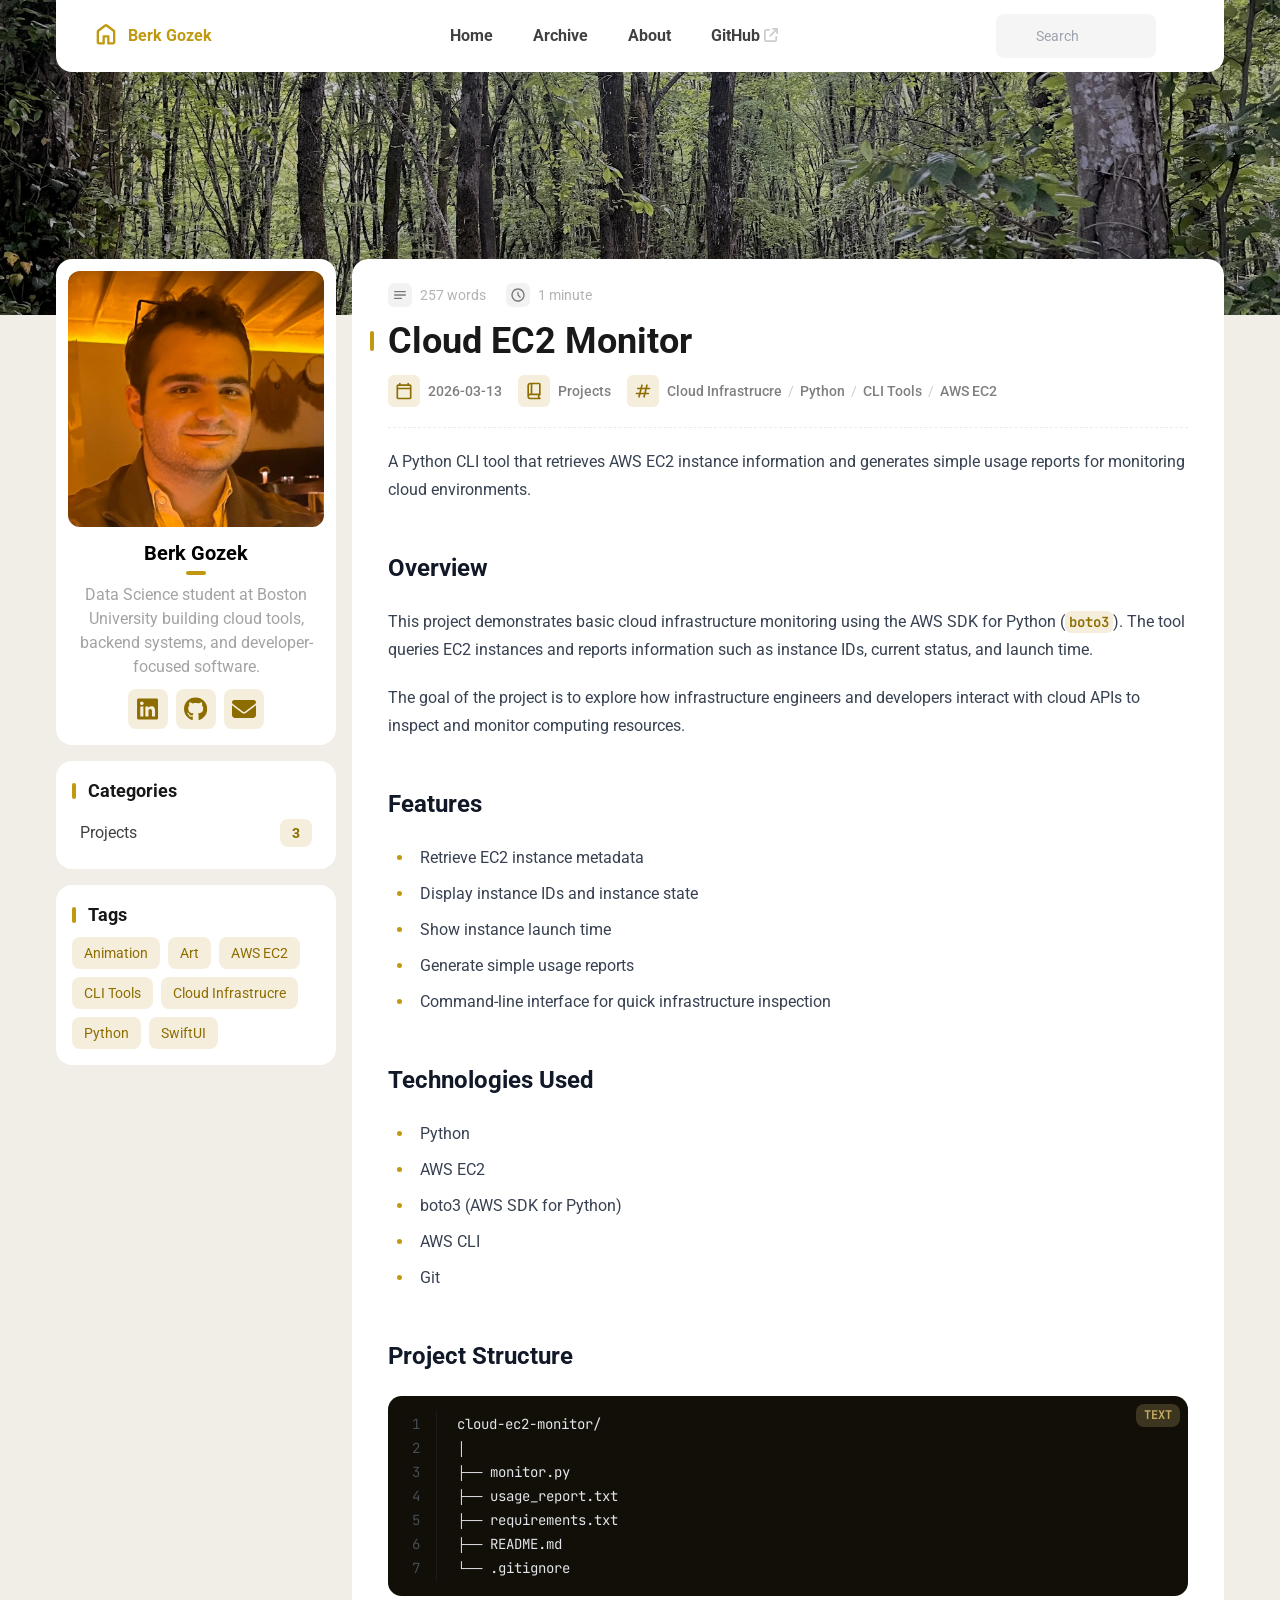
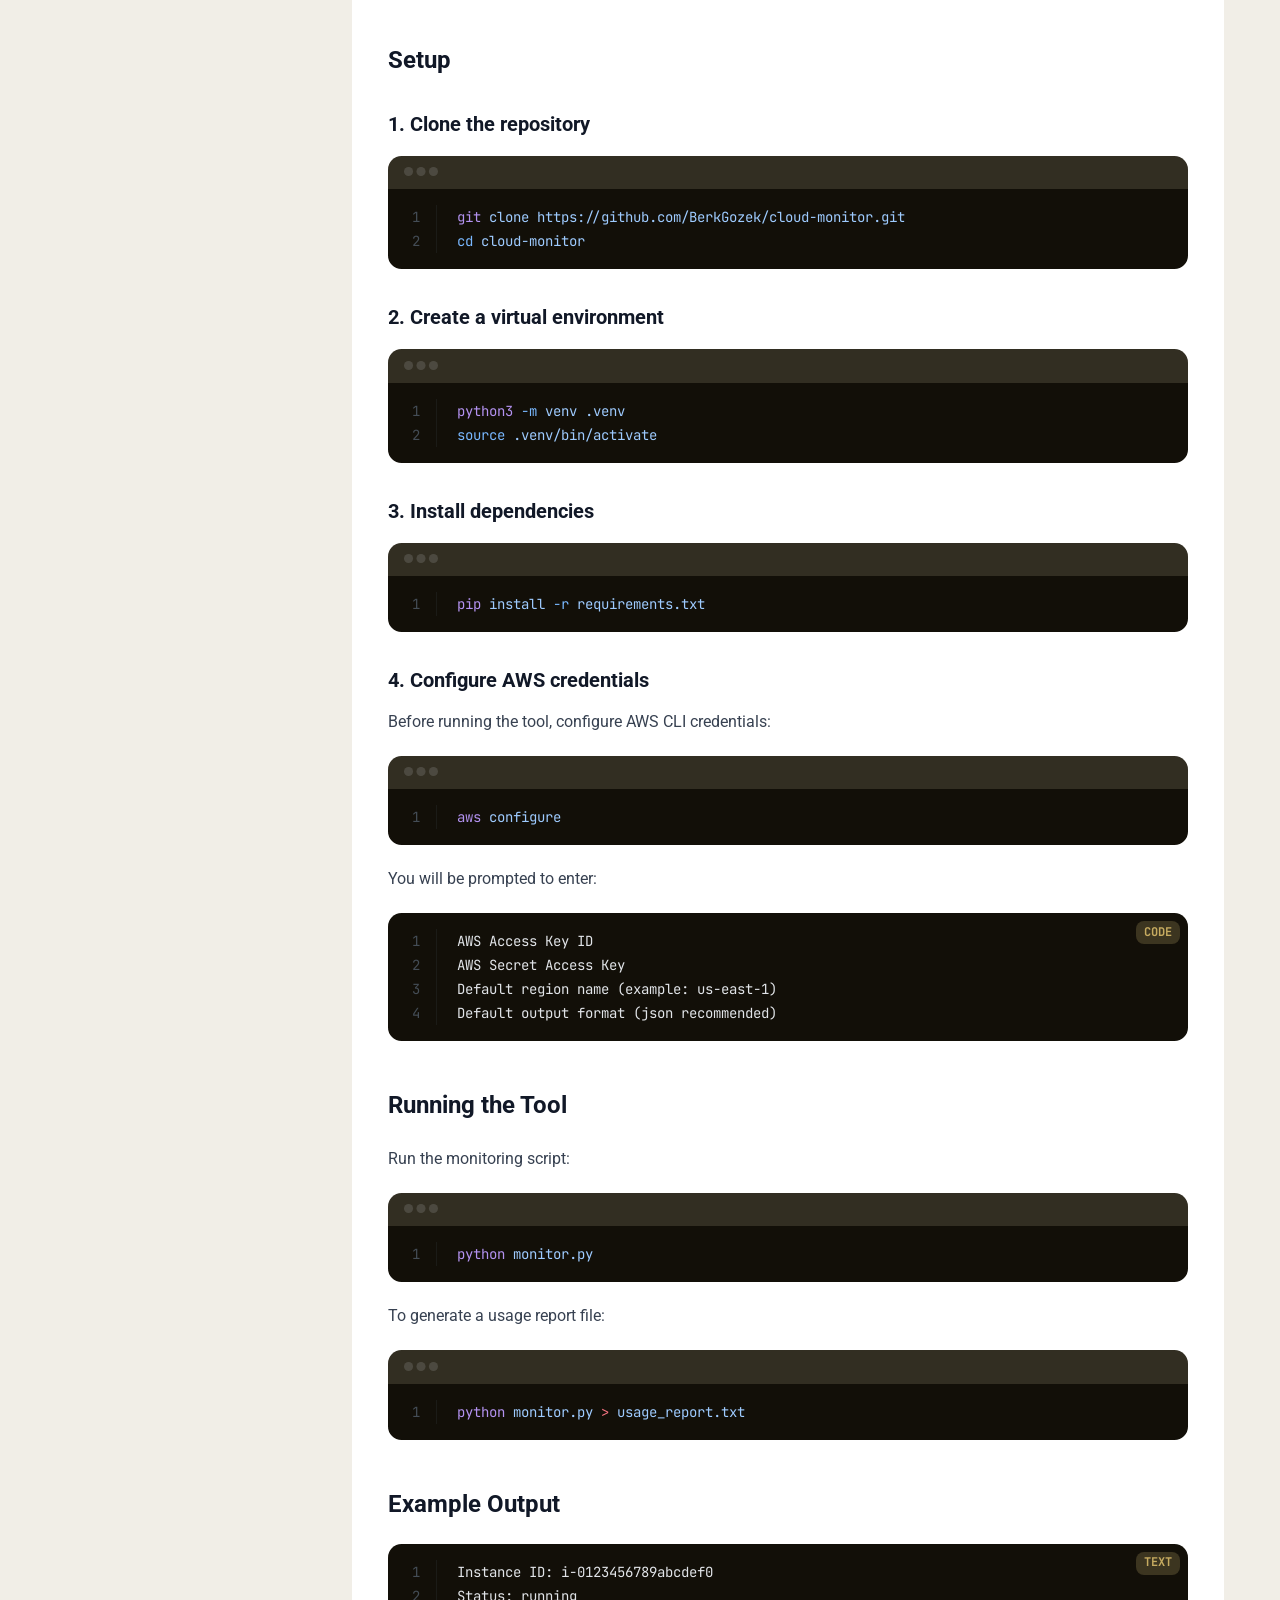
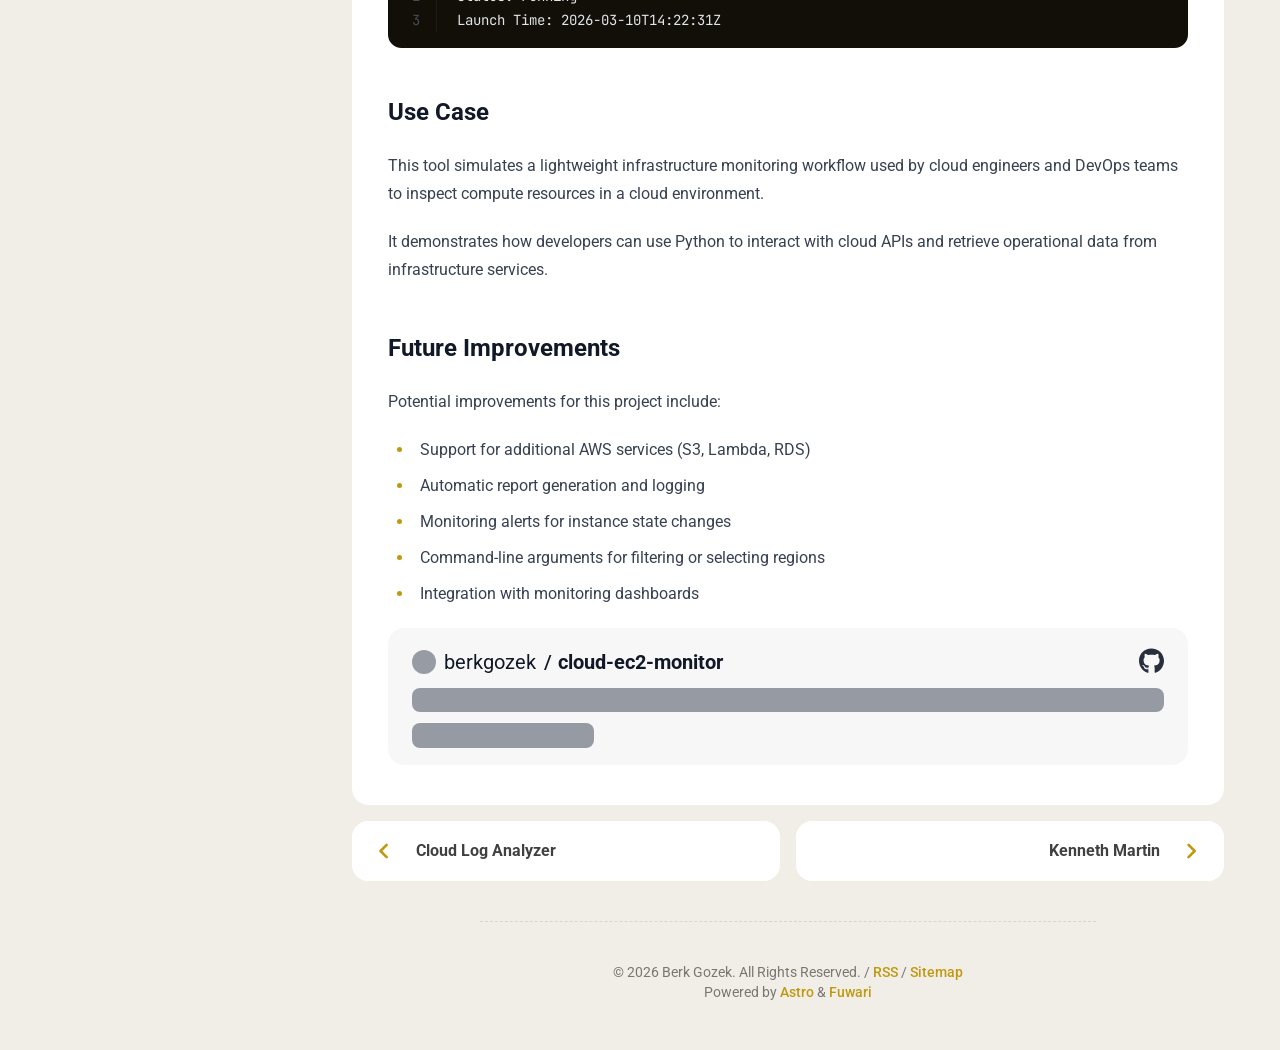
<file: posts/cloud-ec2-monitor/index.html>
<!DOCTYPE html><html lang="en" class="bg-[var(--page-bg)] transition text-[14px] md:text-[16px]" data-overlayscrollbars-initialize data-astro-cid-sckkx6r4 style="--bannerOffset: 15vh;--banner-height-home: 65vh;--banner-height: 35vh;--configHue: 90;--page-width: 75rem;"> <head><title>Cloud EC2 Monitor - Berk Gozek</title><meta charset="UTF-8"><meta name="description" content="Cloud EC2 Monitor - Berk Gozek"><meta name="author" content="Berk Gozek"><meta property="og:site_name" content="Berk Gozek"><meta property="og:url" content="https://berkgozek.com/posts/cloud-ec2-monitor/"><meta property="og:title" content="Cloud EC2 Monitor - Berk Gozek"><meta property="og:description" content="Cloud EC2 Monitor - Berk Gozek"><meta property="og:type" content="article"><meta name="twitter:card" content="summary_large_image"><meta property="twitter:url" content="https://berkgozek.com/posts/cloud-ec2-monitor/"><meta name="twitter:title" content="Cloud EC2 Monitor - Berk Gozek"><meta name="twitter:description" content="Cloud EC2 Monitor - Berk Gozek"><meta name="viewport" content="width=device-width"><meta name="generator" content="Astro v5.13.10"><link rel="icon" href="/favicon/favicon-light-32.png" sizes="32x32" media="(prefers-color-scheme: light)"><link rel="icon" href="/favicon/favicon-light-128.png" sizes="128x128" media="(prefers-color-scheme: light)"><link rel="icon" href="/favicon/favicon-light-180.png" sizes="180x180" media="(prefers-color-scheme: light)"><link rel="icon" href="/favicon/favicon-light-192.png" sizes="192x192" media="(prefers-color-scheme: light)"><link rel="icon" href="/favicon/favicon-dark-32.png" sizes="32x32" media="(prefers-color-scheme: dark)"><link rel="icon" href="/favicon/favicon-dark-128.png" sizes="128x128" media="(prefers-color-scheme: dark)"><link rel="icon" href="/favicon/favicon-dark-180.png" sizes="180x180" media="(prefers-color-scheme: dark)"><link rel="icon" href="/favicon/favicon-dark-192.png" sizes="192x192" media="(prefers-color-scheme: dark)"><!-- Set the theme before the page is rendered to avoid a flash --><script>(function(){const DEFAULT_THEME = "auto";
const LIGHT_MODE = "light";
const DARK_MODE = "dark";
const AUTO_MODE = "auto";
const BANNER_HEIGHT_EXTEND = 30;
const PAGE_WIDTH = 75;
const configHue = 90;

			// Load the theme from local storage
			const theme = localStorage.getItem('theme') || DEFAULT_THEME;
			switch (theme) {
				case LIGHT_MODE:
					document.documentElement.classList.remove('dark');
					break
				case DARK_MODE:
					document.documentElement.classList.add('dark');
					break
				case AUTO_MODE:
					if (window.matchMedia('(prefers-color-scheme: dark)').matches) {
						document.documentElement.classList.add('dark');
					} else {
						document.documentElement.classList.remove('dark');
					}
			}

			// Load the hue from local storage
			const hue = localStorage.getItem('hue') || configHue;
			document.documentElement.style.setProperty('--hue', hue);

			// calculate the --banner-height-extend, which needs to be a multiple of 4 to avoid blurry text
			let offset = Math.floor(window.innerHeight * (BANNER_HEIGHT_EXTEND / 100));
			offset = offset - offset % 4;
			document.documentElement.style.setProperty('--banner-height-extend', `${offset}px`);
		})();</script><!-- defines global css variables. This will be applied to <html> <body> and some other elements idk why --><script type="application/ld+json">{"@context":"https://schema.org","@type":"BlogPosting","headline":"Cloud EC2 Monitor","description":"Cloud EC2 Monitor","keywords":["Cloud Infrastrucre","Python","CLI Tools","AWS EC2"],"author":{"@type":"Person","name":"Berk Gozek","url":"https://berkgozek.com/"},"datePublished":"2026-03-13","inLanguage":"en"}</script><link rel="alternate" type="application/rss+xml" title="Berk Gozek" href="https://berkgozek.com/rss.xml"><link rel="stylesheet" href="/_astro/Layout.y4KPJ9hc.css">
<link rel="stylesheet" href="/_astro/Layout.DSulWsr7.css">
<link rel="stylesheet" href="/_astro/_page_.9gYMQFMu.css">
<link rel="stylesheet" href="/_astro/_page_.ZlghMKVQ.css">
<link rel="stylesheet" href="/_astro/about.BtniRLn_.css">
<style>input.svelte-1wah7ro:focus{outline:0}.search-panel.svelte-1wah7ro{max-height:calc(100vh - 100px);overflow-y:auto}#display-setting.svelte-d7tq3k input[type=range]:where(.svelte-d7tq3k){-webkit-appearance:none;height:1.5rem;background-image:var(--color-selection-bar);transition:background-image .15s ease-in-out}#display-setting.svelte-d7tq3k input[type=range]:where(.svelte-d7tq3k)::-webkit-slider-thumb{-webkit-appearance:none;height:1rem;width:.5rem;border-radius:.125rem;background:#ffffffb3;box-shadow:none}#display-setting.svelte-d7tq3k input[type=range]:where(.svelte-d7tq3k)::-webkit-slider-thumb:hover{background:#fffc}#display-setting.svelte-d7tq3k input[type=range]:where(.svelte-d7tq3k)::-webkit-slider-thumb:active{background:#fff9}#display-setting.svelte-d7tq3k input[type=range]:where(.svelte-d7tq3k)::-moz-range-thumb{-webkit-appearance:none;height:1rem;width:.5rem;border-radius:.125rem;border-width:0;background:#ffffffb3;box-shadow:none}#display-setting.svelte-d7tq3k input[type=range]:where(.svelte-d7tq3k)::-moz-range-thumb:hover{background:#fffc}#display-setting.svelte-d7tq3k input[type=range]:where(.svelte-d7tq3k)::-moz-range-thumb:active{background:#fff9}#display-setting.svelte-d7tq3k input[type=range]:where(.svelte-d7tq3k)::-ms-thumb{-webkit-appearance:none;height:1rem;width:.5rem;border-radius:.125rem;background:#ffffffb3;box-shadow:none}#display-setting.svelte-d7tq3k input[type=range]:where(.svelte-d7tq3k)::-ms-thumb:hover{background:#fffc}#display-setting.svelte-d7tq3k input[type=range]:where(.svelte-d7tq3k)::-ms-thumb:active{background:#fff9}
</style><script type="module" src="/_astro/page.Z8IJTFqj.js"></script></head> <body class=" min-h-screen transition  enable-banner" data-overlayscrollbars-initialize data-astro-cid-sckkx6r4 style="--bannerOffset: 15vh;--banner-height-home: 65vh;--banner-height: 35vh;--configHue: 90;--page-width: 75rem;"> <div id="config-carrier" data-hue="90"></div>    <div id="top-row" class="z-50 pointer-events-none relative transition-all duration-700 max-w-[var(--page-width)] px-0 md:px-4 mx-auto"> <div id="navbar-wrapper" class="pointer-events-auto sticky top-0 transition-all"> <div id="navbar" class="z-50 onload-animation"> <div class="absolute h-8 left-0 right-0 -top-8 bg-[var(--card-bg)] transition"></div> <!-- used for onload animation --> <div class="card-base !overflow-visible max-w-[var(--page-width)] h-[4.5rem] !rounded-t-none mx-auto flex items-center justify-between px-4"> <a href="/" class="btn-plain scale-animation rounded-lg h-[3.25rem] px-5 font-bold active:scale-95"> <div class="flex flex-row text-[var(--primary)] items-center text-md"> <svg width="1em" height="1em" class="text-[1.75rem] mb-1 mr-2" data-icon="material-symbols:home-outline-rounded">   <symbol id="ai:material-symbols:home-outline-rounded" viewBox="0 0 24 24"><path fill="currentColor" d="M6 19h3v-5q0-.425.288-.712T10 13h4q.425 0 .713.288T15 14v5h3v-9l-6-4.5L6 10zm-2 0v-9q0-.475.213-.9t.587-.7l6-4.5q.525-.4 1.2-.4t1.2.4l6 4.5q.375.275.588.7T20 10v9q0 .825-.588 1.413T18 21h-4q-.425 0-.712-.288T13 20v-5h-2v5q0 .425-.288.713T10 21H6q-.825 0-1.412-.587T4 19m8-6.75"/></symbol><use href="#ai:material-symbols:home-outline-rounded"></use>  </svg> Berk Gozek </div> </a> <div class="hidden md:flex"> <a aria-label="Home" href="/" class="btn-plain scale-animation rounded-lg h-11 font-bold px-5 active:scale-95"> <div class="flex items-center"> Home  </div> </a><a aria-label="Archive" href="/archive/" class="btn-plain scale-animation rounded-lg h-11 font-bold px-5 active:scale-95"> <div class="flex items-center"> Archive  </div> </a><a aria-label="About" href="/about/" class="btn-plain scale-animation rounded-lg h-11 font-bold px-5 active:scale-95"> <div class="flex items-center"> About  </div> </a><a aria-label="GitHub" href="https://github.com/berkgozek" target="_blank" class="btn-plain scale-animation rounded-lg h-11 font-bold px-5 active:scale-95"> <div class="flex items-center"> GitHub <svg width="1em" height="1em" class="text-[0.875rem] transition -translate-y-[1px] ml-1 text-black/[0.2] dark:text-white/[0.2]" data-icon="fa6-solid:arrow-up-right-from-square">   <symbol id="ai:fa6-solid:arrow-up-right-from-square" viewBox="0 0 512 512"><path fill="currentColor" d="M320 0c-17.7 0-32 14.3-32 32s14.3 32 32 32h82.7L201.4 265.4c-12.5 12.5-12.5 32.8 0 45.3s32.8 12.5 45.3 0L448 109.3V192c0 17.7 14.3 32 32 32s32-14.3 32-32V32c0-17.7-14.3-32-32-32zM80 32C35.8 32 0 67.8 0 112v320c0 44.2 35.8 80 80 80h320c44.2 0 80-35.8 80-80V320c0-17.7-14.3-32-32-32s-32 14.3-32 32v112c0 8.8-7.2 16-16 16H80c-8.8 0-16-7.2-16-16V112c0-8.8 7.2-16 16-16h112c17.7 0 32-14.3 32-32s-14.3-32-32-32z"/></symbol><use href="#ai:fa6-solid:arrow-up-right-from-square"></use>  </svg> </div> </a> </div> <div class="flex"> <!--<SearchPanel client:load>--> <style>astro-island,astro-slot,astro-static-slot{display:contents}</style><script>(()=>{var e=async t=>{await(await t())()};(self.Astro||(self.Astro={})).only=e;window.dispatchEvent(new Event("astro:only"));})();</script><script>(()=>{var A=Object.defineProperty;var g=(i,o,a)=>o in i?A(i,o,{enumerable:!0,configurable:!0,writable:!0,value:a}):i[o]=a;var d=(i,o,a)=>g(i,typeof o!="symbol"?o+"":o,a);{let i={0:t=>m(t),1:t=>a(t),2:t=>new RegExp(t),3:t=>new Date(t),4:t=>new Map(a(t)),5:t=>new Set(a(t)),6:t=>BigInt(t),7:t=>new URL(t),8:t=>new Uint8Array(t),9:t=>new Uint16Array(t),10:t=>new Uint32Array(t),11:t=>1/0*t},o=t=>{let[l,e]=t;return l in i?i[l](e):void 0},a=t=>t.map(o),m=t=>typeof t!="object"||t===null?t:Object.fromEntries(Object.entries(t).map(([l,e])=>[l,o(e)]));class y extends HTMLElement{constructor(){super(...arguments);d(this,"Component");d(this,"hydrator");d(this,"hydrate",async()=>{var b;if(!this.hydrator||!this.isConnected)return;let e=(b=this.parentElement)==null?void 0:b.closest("astro-island[ssr]");if(e){e.addEventListener("astro:hydrate",this.hydrate,{once:!0});return}let c=this.querySelectorAll("astro-slot"),n={},h=this.querySelectorAll("template[data-astro-template]");for(let r of h){let s=r.closest(this.tagName);s!=null&&s.isSameNode(this)&&(n[r.getAttribute("data-astro-template")||"default"]=r.innerHTML,r.remove())}for(let r of c){let s=r.closest(this.tagName);s!=null&&s.isSameNode(this)&&(n[r.getAttribute("name")||"default"]=r.innerHTML)}let p;try{p=this.hasAttribute("props")?m(JSON.parse(this.getAttribute("props"))):{}}catch(r){let s=this.getAttribute("component-url")||"<unknown>",v=this.getAttribute("component-export");throw v&&(s+=` (export ${v})`),console.error(`[hydrate] Error parsing props for component ${s}`,this.getAttribute("props"),r),r}let u;await this.hydrator(this)(this.Component,p,n,{client:this.getAttribute("client")}),this.removeAttribute("ssr"),this.dispatchEvent(new CustomEvent("astro:hydrate"))});d(this,"unmount",()=>{this.isConnected||this.dispatchEvent(new CustomEvent("astro:unmount"))})}disconnectedCallback(){document.removeEventListener("astro:after-swap",this.unmount),document.addEventListener("astro:after-swap",this.unmount,{once:!0})}connectedCallback(){if(!this.hasAttribute("await-children")||document.readyState==="interactive"||document.readyState==="complete")this.childrenConnectedCallback();else{let e=()=>{document.removeEventListener("DOMContentLoaded",e),c.disconnect(),this.childrenConnectedCallback()},c=new MutationObserver(()=>{var n;((n=this.lastChild)==null?void 0:n.nodeType)===Node.COMMENT_NODE&&this.lastChild.nodeValue==="astro:end"&&(this.lastChild.remove(),e())});c.observe(this,{childList:!0}),document.addEventListener("DOMContentLoaded",e)}}async childrenConnectedCallback(){let e=this.getAttribute("before-hydration-url");e&&await import(e),this.start()}async start(){let e=JSON.parse(this.getAttribute("opts")),c=this.getAttribute("client");if(Astro[c]===void 0){window.addEventListener(`astro:${c}`,()=>this.start(),{once:!0});return}try{await Astro[c](async()=>{let n=this.getAttribute("renderer-url"),[h,{default:p}]=await Promise.all([import(this.getAttribute("component-url")),n?import(n):()=>()=>{}]),u=this.getAttribute("component-export")||"default";if(!u.includes("."))this.Component=h[u];else{this.Component=h;for(let f of u.split("."))this.Component=this.Component[f]}return this.hydrator=p,this.hydrate},e,this)}catch(n){console.error(`[astro-island] Error hydrating ${this.getAttribute("component-url")}`,n)}}attributeChangedCallback(){this.hydrate()}}d(y,"observedAttributes",["props"]),customElements.get("astro-island")||customElements.define("astro-island",y)}})();</script><astro-island uid="ZWLSEP" component-url="/_astro/Search.DpBcKkHr.js" component-export="default" renderer-url="/_astro/client.svelte.BtEbdPyR.js" props="{}" ssr client="only" opts="{&quot;name&quot;:&quot;Search&quot;,&quot;value&quot;:&quot;svelte&quot;}"></astro-island>  <astro-island uid="Z5zuKs" component-url="/_astro/LightDarkSwitch.Cq210o6L.js" component-export="default" renderer-url="/_astro/client.svelte.BtEbdPyR.js" props="{}" ssr client="only" opts="{&quot;name&quot;:&quot;LightDarkSwitch&quot;,&quot;value&quot;:&quot;svelte&quot;}"></astro-island> <button aria-label="Menu" name="Nav Menu" class="btn-plain scale-animation rounded-lg w-11 h-11 active:scale-90 md:!hidden" id="nav-menu-switch"> <svg width="1em" height="1em" class="text-[1.25rem]" data-icon="material-symbols:menu-rounded">   <symbol id="ai:material-symbols:menu-rounded" viewBox="0 0 24 24"><path fill="currentColor" d="M4 18q-.425 0-.712-.288T3 17t.288-.712T4 16h16q.425 0 .713.288T21 17t-.288.713T20 18zm0-5q-.425 0-.712-.288T3 12t.288-.712T4 11h16q.425 0 .713.288T21 12t-.288.713T20 13zm0-5q-.425 0-.712-.288T3 7t.288-.712T4 6h16q.425 0 .713.288T21 7t-.288.713T20 8z"/></symbol><use href="#ai:material-symbols:menu-rounded"></use>  </svg> </button> </div> <div id="nav-menu-panel" class="float-panel float-panel-closed absolute transition-all fixed right-4 px-2 py-2"> <a href="/" class="group flex justify-between items-center py-2 pl-3 pr-1 rounded-lg gap-8
            hover:bg-[var(--btn-plain-bg-hover)] active:bg-[var(--btn-plain-bg-active)] transition
        "> <div class="transition text-black/75 dark:text-white/75 font-bold group-hover:text-[var(--primary)] group-active:text-[var(--primary)]"> Home </div> <svg width="1em" height="1em" class="transition text-[1.25rem] text-[var(--primary)]" data-icon="material-symbols:chevron-right-rounded">   <symbol id="ai:material-symbols:chevron-right-rounded" viewBox="0 0 24 24"><path fill="currentColor" d="M12.6 12L8.7 8.1q-.275-.275-.275-.7t.275-.7t.7-.275t.7.275l4.6 4.6q.15.15.213.325t.062.375t-.062.375t-.213.325l-4.6 4.6q-.275.275-.7.275t-.7-.275t-.275-.7t.275-.7z"/></symbol><use href="#ai:material-symbols:chevron-right-rounded"></use>  </svg>  </a><a href="/archive/" class="group flex justify-between items-center py-2 pl-3 pr-1 rounded-lg gap-8
            hover:bg-[var(--btn-plain-bg-hover)] active:bg-[var(--btn-plain-bg-active)] transition
        "> <div class="transition text-black/75 dark:text-white/75 font-bold group-hover:text-[var(--primary)] group-active:text-[var(--primary)]"> Archive </div> <svg width="1em" height="1em" viewBox="0 0 24 24" class="transition text-[1.25rem] text-[var(--primary)]" data-icon="material-symbols:chevron-right-rounded">   <use href="#ai:material-symbols:chevron-right-rounded"></use>  </svg>  </a><a href="/about/" class="group flex justify-between items-center py-2 pl-3 pr-1 rounded-lg gap-8
            hover:bg-[var(--btn-plain-bg-hover)] active:bg-[var(--btn-plain-bg-active)] transition
        "> <div class="transition text-black/75 dark:text-white/75 font-bold group-hover:text-[var(--primary)] group-active:text-[var(--primary)]"> About </div> <svg width="1em" height="1em" viewBox="0 0 24 24" class="transition text-[1.25rem] text-[var(--primary)]" data-icon="material-symbols:chevron-right-rounded">   <use href="#ai:material-symbols:chevron-right-rounded"></use>  </svg>  </a><a href="https://github.com/berkgozek" class="group flex justify-between items-center py-2 pl-3 pr-1 rounded-lg gap-8
            hover:bg-[var(--btn-plain-bg-hover)] active:bg-[var(--btn-plain-bg-active)] transition
        " target="_blank"> <div class="transition text-black/75 dark:text-white/75 font-bold group-hover:text-[var(--primary)] group-active:text-[var(--primary)]"> GitHub </div>  <svg width="1em" height="1em" viewBox="0 0 512 512" class="transition text-[0.75rem] text-black/25 dark:text-white/25 -translate-x-1" data-icon="fa6-solid:arrow-up-right-from-square">   <use href="#ai:fa6-solid:arrow-up-right-from-square"></use>  </svg> </a> </div> <astro-island uid="ZbLSog" component-url="/_astro/DisplaySettings.9NB11Dvr.js" component-export="default" renderer-url="/_astro/client.svelte.BtEbdPyR.js" props="{}" ssr client="only" opts="{&quot;name&quot;:&quot;DisplaySettings&quot;,&quot;value&quot;:&quot;svelte&quot;}"></astro-island> </div> </div> <script type="module">function c(){localStorage.theme==="dark"?(document.documentElement.classList.remove("dark"),localStorage.theme="light"):(document.documentElement.classList.add("dark"),localStorage.theme="dark")}function o(){let t=document.getElementById("scheme-switch");t&&(t.onclick=function(){c()});let n=document.getElementById("display-settings-switch");n&&(n.onclick=function(){let e=document.getElementById("display-setting");e&&e.classList.toggle("float-panel-closed")});let l=document.getElementById("nav-menu-switch");l&&(l.onclick=function(){let e=document.getElementById("nav-menu-panel");e&&e.classList.toggle("float-panel-closed")})}o();</script> <script>(function(){const scriptUrl = "/pagefind/pagefind.js";

async function loadPagefind() {
    try {
        const response = await fetch(scriptUrl, { method: 'HEAD' });
        if (!response.ok) {
            throw new Error(`Pagefind script not found: ${response.status}`);
        }

        const pagefind = await import(scriptUrl);

        await pagefind.options({
            excerptLength: 20
        });

        window.pagefind = pagefind;

        document.dispatchEvent(new CustomEvent('pagefindready'));
        console.log('Pagefind loaded and initialized successfully, event dispatched.');
    } catch (error) {
        console.error('Failed to load Pagefind:', error);
        window.pagefind = {
            search: () => Promise.resolve({ results: [] }),
            options: () => Promise.resolve(),
        };
        document.dispatchEvent(new CustomEvent('pagefindloaderror'));
        console.log('Pagefind load error, event dispatched.');
    }
}

if (document.readyState === 'loading') {
    document.addEventListener('DOMContentLoaded', loadPagefind);
} else {
    loadPagefind();
}
})();</script> </div> </div>  <div id="banner-wrapper" class="absolute z-10 w-full transition duration-700 overflow-hidden" style="top: -30vh"> <div id="banner" class="object-cover h-full transition duration-700 opacity-0 scale-105 overflow-hidden relative"> <div class="transition absolute inset-0 dark:bg-black/10 bg-opacity-50 pointer-events-none"></div> <img src="/_astro/banner-photo.BqipbiBk_ZrTod2.webp" alt="Banner image of the blog" style="object-position: center" loading="lazy" decoding="async" fetchpriority="auto" width="4032" height="2268" class="w-full h-full object-cover">  </div> </div> <div class="absolute w-full z-30 pointer-events-none" style="top: calc(35vh - 3.5rem)"> <!-- The pointer-events-none here prevent blocking the click event of the TOC --> <div class="relative max-w-[var(--page-width)] mx-auto pointer-events-auto"> <div id="main-grid" class="transition duration-700 w-full left-0 right-0 grid grid-cols-[17.5rem_auto] grid-rows-[auto_1fr_auto] lg:grid-rows-[auto]
    mx-auto gap-4 px-0 md:px-4"> <!-- Banner image credit -->  <div id="sidebar" class="mb-4 row-start-2 row-end-3 col-span-2 lg:row-start-1 lg:row-end-2 lg:col-span-1 lg:max-w-[17.5rem] onload-animation w-full"> <div class="flex flex-col w-full gap-4 mb-4"> <div class="card-base p-3"> <a aria-label="Go to About Page" href="/about/" class="group block relative mx-auto mt-1 lg:mx-0 lg:mt-0 mb-3
       max-w-[12rem] lg:max-w-none overflow-hidden rounded-xl active:scale-95"> <div class="absolute transition pointer-events-none group-hover:bg-black/30 group-active:bg-black/50
        w-full h-full z-50 flex items-center justify-center"> <svg width="1.13em" height="1em" class="transition opacity-0 scale-90 group-hover:scale-100 group-hover:opacity-100 text-white text-5xl" data-icon="fa6-regular:address-card">   <symbol id="ai:fa6-regular:address-card" viewBox="0 0 576 512"><path fill="currentColor" d="M512 80c8.8 0 16 7.2 16 16v320c0 8.8-7.2 16-16 16H64c-8.8 0-16-7.2-16-16V96c0-8.8 7.2-16 16-16zM64 32C28.7 32 0 60.7 0 96v320c0 35.3 28.7 64 64 64h448c35.3 0 64-28.7 64-64V96c0-35.3-28.7-64-64-64zm144 224a64 64 0 1 0 0-128a64 64 0 1 0 0 128m-32 32c-44.2 0-80 35.8-80 80c0 8.8 7.2 16 16 16h192c8.8 0 16-7.2 16-16c0-44.2-35.8-80-80-80zm200-144c-13.3 0-24 10.7-24 24s10.7 24 24 24h80c13.3 0 24-10.7 24-24s-10.7-24-24-24zm0 96c-13.3 0-24 10.7-24 24s10.7 24 24 24h80c13.3 0 24-10.7 24-24s-10.7-24-24-24z"/></symbol><use href="#ai:fa6-regular:address-card"></use>  </svg> </div> <div class="mx-auto lg:w-full h-full lg:mt-0  overflow-hidden relative"> <div class="transition absolute inset-0 dark:bg-black/10 bg-opacity-50 pointer-events-none"></div> <img src="/_astro/Berk.DKNM-N1X_2uJCpY.webp" alt="Profile Image of the Author" style="object-position: center" loading="lazy" decoding="async" fetchpriority="auto" width="1250" height="1250" class="w-full h-full object-cover">  </div> </a> <div class="px-2"> <div class="font-bold text-xl text-center mb-1 dark:text-neutral-50 transition">Berk Gozek</div> <div class="h-1 w-5 bg-[var(--primary)] mx-auto rounded-full mb-2 transition"></div> <div class="text-center text-neutral-400 mb-2.5 transition">Data Science student at Boston University building cloud tools, backend systems, and developer-focused software.</div> <div class="flex flex-wrap gap-2 justify-center mb-1"> <a rel="me" aria-label="Linkedin" href="https://www.linkedin.com/in/berkgozek/" target="_blank" class="btn-regular rounded-lg h-10 w-10 active:scale-90"> <svg width="0.88em" height="1em" class="text-[1.5rem]" data-icon="fa6-brands:linkedin">   <symbol id="ai:fa6-brands:linkedin" viewBox="0 0 448 512"><path fill="currentColor" d="M416 32H31.9C14.3 32 0 46.5 0 64.3v383.4C0 465.5 14.3 480 31.9 480H416c17.6 0 32-14.5 32-32.3V64.3c0-17.8-14.4-32.3-32-32.3M135.4 416H69V202.2h66.5V416zm-33.2-243c-21.3 0-38.5-17.3-38.5-38.5S80.9 96 102.2 96c21.2 0 38.5 17.3 38.5 38.5c0 21.3-17.2 38.5-38.5 38.5m282.1 243h-66.4V312c0-24.8-.5-56.7-34.5-56.7c-34.6 0-39.9 27-39.9 54.9V416h-66.4V202.2h63.7v29.2h.9c8.9-16.8 30.6-34.5 62.9-34.5c67.2 0 79.7 44.3 79.7 101.9z"/></symbol><use href="#ai:fa6-brands:linkedin"></use>  </svg> </a><a rel="me" aria-label="GitHub" href="https://github.com/berkgozek" target="_blank" class="btn-regular rounded-lg h-10 w-10 active:scale-90"> <svg width="0.97em" height="1em" class="text-[1.5rem]" data-icon="fa6-brands:github">   <symbol id="ai:fa6-brands:github" viewBox="0 0 496 512"><path fill="currentColor" d="M165.9 397.4c0 2-2.3 3.6-5.2 3.6c-3.3.3-5.6-1.3-5.6-3.6c0-2 2.3-3.6 5.2-3.6c3-.3 5.6 1.3 5.6 3.6m-31.1-4.5c-.7 2 1.3 4.3 4.3 4.9c2.6 1 5.6 0 6.2-2s-1.3-4.3-4.3-5.2c-2.6-.7-5.5.3-6.2 2.3m44.2-1.7c-2.9.7-4.9 2.6-4.6 4.9c.3 2 2.9 3.3 5.9 2.6c2.9-.7 4.9-2.6 4.6-4.6c-.3-1.9-3-3.2-5.9-2.9M244.8 8C106.1 8 0 113.3 0 252c0 110.9 69.8 205.8 169.5 239.2c12.8 2.3 17.3-5.6 17.3-12.1c0-6.2-.3-40.4-.3-61.4c0 0-70 15-84.7-29.8c0 0-11.4-29.1-27.8-36.6c0 0-22.9-15.7 1.6-15.4c0 0 24.9 2 38.6 25.8c21.9 38.6 58.6 27.5 72.9 20.9c2.3-16 8.8-27.1 16-33.7c-55.9-6.2-112.3-14.3-112.3-110.5c0-27.5 7.6-41.3 23.6-58.9c-2.6-6.5-11.1-33.3 2.6-67.9c20.9-6.5 69 27 69 27c20-5.6 41.5-8.5 62.8-8.5s42.8 2.9 62.8 8.5c0 0 48.1-33.6 69-27c13.7 34.7 5.2 61.4 2.6 67.9c16 17.7 25.8 31.5 25.8 58.9c0 96.5-58.9 104.2-114.8 110.5c9.2 7.9 17 22.9 17 46.4c0 33.7-.3 75.4-.3 83.6c0 6.5 4.6 14.4 17.3 12.1C428.2 457.8 496 362.9 496 252C496 113.3 383.5 8 244.8 8M97.2 352.9c-1.3 1-1 3.3.7 5.2c1.6 1.6 3.9 2.3 5.2 1c1.3-1 1-3.3-.7-5.2c-1.6-1.6-3.9-2.3-5.2-1m-10.8-8.1c-.7 1.3.3 2.9 2.3 3.9c1.6 1 3.6.7 4.3-.7c.7-1.3-.3-2.9-2.3-3.9c-2-.6-3.6-.3-4.3.7m32.4 35.6c-1.6 1.3-1 4.3 1.3 6.2c2.3 2.3 5.2 2.6 6.5 1c1.3-1.3.7-4.3-1.3-6.2c-2.2-2.3-5.2-2.6-6.5-1m-11.4-14.7c-1.6 1-1.6 3.6 0 5.9s4.3 3.3 5.6 2.3c1.6-1.3 1.6-3.9 0-6.2c-1.4-2.3-4-3.3-5.6-2"/></symbol><use href="#ai:fa6-brands:github"></use>  </svg> </a><a rel="me" aria-label="Mail" href="mailto:berk@berkgozek.com" target="_blank" class="btn-regular rounded-lg h-10 w-10 active:scale-90"> <svg width="1em" height="1em" class="text-[1.5rem]" data-icon="fa6-solid:envelope">   <symbol id="ai:fa6-solid:envelope" viewBox="0 0 512 512"><path fill="currentColor" d="M48 64C21.5 64 0 85.5 0 112c0 15.1 7.1 29.3 19.2 38.4l217.6 163.2c11.4 8.5 27 8.5 38.4 0l217.6-163.2c12.1-9.1 19.2-23.3 19.2-38.4c0-26.5-21.5-48-48-48zM0 176v208c0 35.3 28.7 64 64 64h384c35.3 0 64-28.7 64-64V176L294.4 339.2a63.9 63.9 0 0 1-76.8 0z"/></symbol><use href="#ai:fa6-solid:envelope"></use>  </svg> </a>  </div> </div> </div> </div> <div id="sidebar-sticky" class="transition-all duration-700 flex flex-col w-full gap-4 top-4 sticky top-4"> <widget-layout data-id="categories" data-is-collapsed="false" class="pb-4 card-base onload-animation" style="animation-delay: 150ms; --collapsedHeight: 7.5rem;" data-astro-cid-ucso7hve="true"> <div class="font-bold transition text-lg text-neutral-900 dark:text-neutral-100 relative ml-8 mt-4 mb-2
        before:w-1 before:h-4 before:rounded-md before:bg-[var(--primary)]
        before:absolute before:left-[-16px] before:top-[5.5px]" data-astro-cid-ucso7hve style="--collapsedHeight: 7.5rem;">Categories</div> <div id="categories" class="collapse-wrapper px-4 overflow-hidden" data-astro-cid-ucso7hve style="--collapsedHeight: 7.5rem;"> <a href="/archive/?category=Projects" aria-label="View all posts in the Projects category"> <button class="
            w-full
            h-10
            rounded-lg
            bg-none
            hover:bg-[var(--btn-plain-bg-hover)]
            active:bg-[var(--btn-plain-bg-active)]
            transition-all
            pl-2
            hover:pl-3
            
            text-neutral-700
            hover:text-[var(--primary)]
            dark:text-neutral-300
            dark:hover:text-[var(--primary)]
        "> <div class="flex items-center justify-between relative mr-2"> <div class="overflow-hidden text-left whitespace-nowrap overflow-ellipsis  "> Projects </div> <div class="transition px-2 h-7 ml-4 min-w-[2rem] rounded-lg text-sm font-bold
                    text-[var(--btn-content)] dark:text-[var(--deep-text)]
                    bg-[var(--btn-regular-bg)] dark:bg-[var(--primary)]
                    flex items-center justify-center"> 3 </div> </div> </button> </a> </div>  </widget-layout>  <script type="module">class d extends HTMLElement{constructor(){if(super(),this.dataset.isCollapsed!=="true")return;const e=this.dataset.id,t=this.querySelector(".expand-btn"),s=this.querySelector(`#${e}`);t.addEventListener("click",()=>{s.classList.remove("collapsed"),t.classList.add("hidden")})}}customElements.get("widget-layout")||customElements.define("widget-layout",d);</script> <widget-layout data-id="tags" data-is-collapsed="false" class="pb-4 card-base onload-animation" style="animation-delay: 200ms; --collapsedHeight: 7.5rem;" data-astro-cid-ucso7hve="true"> <div class="font-bold transition text-lg text-neutral-900 dark:text-neutral-100 relative ml-8 mt-4 mb-2
        before:w-1 before:h-4 before:rounded-md before:bg-[var(--primary)]
        before:absolute before:left-[-16px] before:top-[5.5px]" data-astro-cid-ucso7hve style="--collapsedHeight: 7.5rem;">Tags</div> <div id="tags" class="collapse-wrapper px-4 overflow-hidden" data-astro-cid-ucso7hve style="--collapsedHeight: 7.5rem;">  <div class="flex gap-2 flex-wrap"> <a href="/archive/?tag=Animation" aria-label="View all posts with the Animation tag" class="btn-regular h-8 text-sm px-3 rounded-lg">  Animation </a><a href="/archive/?tag=Art" aria-label="View all posts with the Art tag" class="btn-regular h-8 text-sm px-3 rounded-lg">  Art </a><a href="/archive/?tag=AWS%20EC2" aria-label="View all posts with the AWS EC2 tag" class="btn-regular h-8 text-sm px-3 rounded-lg">  AWS EC2 </a><a href="/archive/?tag=CLI%20Tools" aria-label="View all posts with the CLI Tools tag" class="btn-regular h-8 text-sm px-3 rounded-lg">  CLI Tools </a><a href="/archive/?tag=Cloud%20Infrastrucre" aria-label="View all posts with the Cloud Infrastrucre tag" class="btn-regular h-8 text-sm px-3 rounded-lg">  Cloud Infrastrucre </a><a href="/archive/?tag=Python" aria-label="View all posts with the Python tag" class="btn-regular h-8 text-sm px-3 rounded-lg">  Python </a><a href="/archive/?tag=SwiftUI" aria-label="View all posts with the SwiftUI tag" class="btn-regular h-8 text-sm px-3 rounded-lg">  SwiftUI </a> </div>  </div>  </widget-layout>   </div> </div> <main id="swup-container" class="transition-swup-fade col-span-2 lg:col-span-1 overflow-hidden"> <div id="content-wrapper" class="onload-animation"> <!-- the overflow-hidden here prevent long text break the layout--> <!-- make id different from windows.swup global property -->   <div class="flex w-full rounded-[var(--radius-large)] overflow-hidden relative mb-4"> <div id="post-container" class="card-base z-10 px-6 md:px-9 pt-6 pb-4 relative w-full "> <!-- word count and reading time --> <div class="flex flex-row text-black/30 dark:text-white/30 gap-5 mb-3 transition onload-animation"> <div class="flex flex-row items-center"> <div class="transition h-6 w-6 rounded-md bg-black/5 dark:bg-white/10 text-black/50 dark:text-white/50 flex items-center justify-center mr-2"> <svg width="1em" height="1em" data-icon="material-symbols:notes-rounded">   <symbol id="ai:material-symbols:notes-rounded" viewBox="0 0 24 24"><path fill="currentColor" d="M4 18q-.425 0-.712-.288T3 17t.288-.712T4 16h10q.425 0 .713.288T15 17t-.288.713T14 18zm0-5q-.425 0-.712-.288T3 12t.288-.712T4 11h16q.425 0 .713.288T21 12t-.288.713T20 13zm0-5q-.425 0-.712-.288T3 7t.288-.712T4 6h16q.425 0 .713.288T21 7t-.288.713T20 8z"/></symbol><use href="#ai:material-symbols:notes-rounded"></use>  </svg> </div> <div class="text-sm">257  words</div> </div> <div class="flex flex-row items-center"> <div class="transition h-6 w-6 rounded-md bg-black/5 dark:bg-white/10 text-black/50 dark:text-white/50 flex items-center justify-center mr-2"> <svg width="1em" height="1em" data-icon="material-symbols:schedule-outline-rounded">   <symbol id="ai:material-symbols:schedule-outline-rounded" viewBox="0 0 24 24"><path fill="currentColor" d="M13 11.6V8q0-.425-.288-.712T12 7t-.712.288T11 8v3.975q0 .2.075.388t.225.337l3.3 3.3q.275.275.7.275T16 16t.275-.7t-.275-.7zM12 22q-2.075 0-3.9-.788t-3.175-2.137T2.788 15.9T2 12t.788-3.9t2.137-3.175T8.1 2.788T12 2t3.9.788t3.175 2.137T21.213 8.1T22 12t-.788 3.9t-2.137 3.175t-3.175 2.138T12 22m0-2q3.325 0 5.663-2.337T20 12t-2.337-5.663T12 4T6.337 6.338T4 12t2.338 5.663T12 20"/></symbol><use href="#ai:material-symbols:schedule-outline-rounded"></use>  </svg> </div> <div class="text-sm"> 1  minute </div> </div> </div> <!-- title --> <div class="relative onload-animation"> <div data-pagefind-body data-pagefind-weight="10" data-pagefind-meta="title" class="transition w-full block font-bold mb-3
                    text-3xl md:text-[2.25rem]/[2.75rem]
                    text-black/90 dark:text-white/90
                    md:before:w-1 before:h-5 before:rounded-md before:bg-[var(--primary)]
                    before:absolute before:top-[0.75rem] before:left-[-1.125rem]
                "> Cloud EC2 Monitor </div> </div> <!-- metadata --> <div class="onload-animation"> <div class="flex flex-wrap text-neutral-500 dark:text-neutral-400 items-center gap-4 gap-x-4 gap-y-2 mb-5"> <!-- publish date --> <div class="flex items-center"> <div class="meta-icon"> <svg width="1em" height="1em" class="text-xl" data-icon="material-symbols:calendar-today-outline-rounded">   <symbol id="ai:material-symbols:calendar-today-outline-rounded" viewBox="0 0 24 24"><path fill="currentColor" d="M5 22q-.825 0-1.412-.587T3 20V6q0-.825.588-1.412T5 4h1V3q0-.425.288-.712T7 2t.713.288T8 3v1h8V3q0-.425.288-.712T17 2t.713.288T18 3v1h1q.825 0 1.413.588T21 6v14q0 .825-.587 1.413T19 22zm0-2h14V10H5zM5 8h14V6H5zm0 0V6z"/></symbol><use href="#ai:material-symbols:calendar-today-outline-rounded"></use>  </svg> </div> <span class="text-50 text-sm font-medium">2026-03-13</span> </div> <!-- update date -->  <!-- categories --> <div class="flex items-center"> <div class="meta-icon"> <svg width="1em" height="1em" class="text-xl" data-icon="material-symbols:book-2-outline-rounded">   <symbol id="ai:material-symbols:book-2-outline-rounded" viewBox="0 0 24 24"><path fill="currentColor" d="M6 15.325q.35-.175.725-.25T7.5 15H8V4h-.5q-.625 0-1.062.438T6 5.5zM10 15h8V4h-8zm-4 .325V4zM7.5 22q-1.45 0-2.475-1.025T4 18.5v-13q0-1.45 1.025-2.475T7.5 2H18q.825 0 1.413.587T20 4v12.525q0 .2-.162.363t-.588.362q-.35.175-.55.5t-.2.75t.2.763t.55.487t.55.413t.2.562v.25q0 .425-.288.725T19 22zm0-2h9.325q-.15-.35-.237-.712T16.5 18.5q0-.4.075-.775t.25-.725H7.5q-.65 0-1.075.438T6 18.5q0 .65.425 1.075T7.5 20"/></symbol><use href="#ai:material-symbols:book-2-outline-rounded"></use>  </svg> </div> <div class="flex flex-row flex-nowrap items-center"> <a href="/archive/?category=Projects" aria-label="View all posts in the Projects category" class="link-lg transition text-50 text-sm font-medium
                            hover:text-[var(--primary)] dark:hover:text-[var(--primary)] whitespace-nowrap"> Projects </a> </div> </div> <!-- tags --> <div class="items-center flex"> <div class="meta-icon"> <svg width="1em" height="1em" class="text-xl" data-icon="material-symbols:tag-rounded">   <symbol id="ai:material-symbols:tag-rounded" viewBox="0 0 24 24"><path fill="currentColor" d="m9 16l-.825 3.275q-.075.325-.325.525t-.6.2q-.475 0-.775-.375T6.3 18.8L7 16H4.275q-.5 0-.8-.387T3.3 14.75q.075-.35.35-.55t.625-.2H7.5l1-4H5.775q-.5 0-.8-.387T4.8 8.75q.075-.35.35-.55t.625-.2H9l.825-3.275Q9.9 4.4 10.15 4.2t.6-.2q.475 0 .775.375t.175.825L11 8h4l.825-3.275q.075-.325.325-.525t.6-.2q.475 0 .775.375t.175.825L17 8h2.725q.5 0 .8.387t.175.863q-.075.35-.35.55t-.625.2H16.5l-1 4h2.725q.5 0 .8.388t.175.862q-.075.35-.35.55t-.625.2H15l-.825 3.275q-.075.325-.325.525t-.6.2q-.475 0-.775-.375T12.3 18.8L13 16zm.5-2h4l1-4h-4z"/></symbol><use href="#ai:material-symbols:tag-rounded"></use>  </svg> </div> <div class="flex flex-row flex-nowrap items-center"> <div class="hidden mx-1.5 text-[var(--meta-divider)] text-sm">/</div>
                <a href="/archive/?tag=Cloud%20Infrastrucre" aria-label="View all posts with the Cloud Infrastrucre tag" class="link-lg transition text-50 text-sm font-medium
                                hover:text-[var(--primary)] dark:hover:text-[var(--primary)] whitespace-nowrap"> Cloud Infrastrucre </a><div class="mx-1.5 text-[var(--meta-divider)] text-sm">/</div>
                <a href="/archive/?tag=Python" aria-label="View all posts with the Python tag" class="link-lg transition text-50 text-sm font-medium
                                hover:text-[var(--primary)] dark:hover:text-[var(--primary)] whitespace-nowrap"> Python </a><div class="mx-1.5 text-[var(--meta-divider)] text-sm">/</div>
                <a href="/archive/?tag=CLI%20Tools" aria-label="View all posts with the CLI Tools tag" class="link-lg transition text-50 text-sm font-medium
                                hover:text-[var(--primary)] dark:hover:text-[var(--primary)] whitespace-nowrap"> CLI Tools </a><div class="mx-1.5 text-[var(--meta-divider)] text-sm">/</div>
                <a href="/archive/?tag=AWS%20EC2" aria-label="View all posts with the AWS EC2 tag" class="link-lg transition text-50 text-sm font-medium
                                hover:text-[var(--primary)] dark:hover:text-[var(--primary)] whitespace-nowrap"> AWS EC2 </a>  </div> </div> </div> <div class="border-[var(--line-divider)] border-dashed border-b-[1px] mb-5"></div> </div> <!-- always show cover as long as it has one -->  <div data-pagefind-body class="prose dark:prose-invert prose-base !max-w-none custom-md mb-6 markdown-content onload-animation"> <!--<div class="prose dark:prose-invert max-w-none custom-md">--> <!--<div class="max-w-none custom-md">-->  <p>A Python CLI tool that retrieves AWS EC2 instance information and generates simple usage reports for monitoring cloud environments.</p>
<section><h2 id="overview">Overview<a class="anchor" href="#overview"><span class="anchor-icon" data-pagefind-ignore="">#</span></a></h2><p>This project demonstrates basic cloud infrastructure monitoring using the AWS SDK for Python (<code>boto3</code>). The tool queries EC2 instances and reports information such as instance IDs, current status, and launch time.</p><p>The goal of the project is to explore how infrastructure engineers and developers interact with cloud APIs to inspect and monitor computing resources.</p></section>
<section><h2 id="features">Features<a class="anchor" href="#features"><span class="anchor-icon" data-pagefind-ignore="">#</span></a></h2><ul>
<li>Retrieve EC2 instance metadata</li>
<li>Display instance IDs and instance state</li>
<li>Show instance launch time</li>
<li>Generate simple usage reports</li>
<li>Command-line interface for quick infrastructure inspection</li>
</ul></section>
<section><h2 id="technologies-used">Technologies Used<a class="anchor" href="#technologies-used"><span class="anchor-icon" data-pagefind-ignore="">#</span></a></h2><ul>
<li>Python</li>
<li>AWS EC2</li>
<li>boto3 (AWS SDK for Python)</li>
<li>AWS CLI</li>
<li>Git</li>
</ul></section>
<section><h2 id="project-structure">Project Structure<a class="anchor" href="#project-structure"><span class="anchor-icon" data-pagefind-ignore="">#</span></a></h2><div class="expressive-code"><link rel="stylesheet" href="/_astro/ec.4fsv9.css"><script type="module" src="/_astro/ec.g1fg5.js"></script><figure class="frame"><figcaption class="header"></figcaption><pre data-language="text" class="wrap" style="--ecMaxLine:20ch"><code><div class="ec-line"><div class="gutter"><div class="ln" aria-hidden="true">1</div></div><div class="code"><span style="--0:#e1e4e8;--1:#e1e4e8">cloud-ec2-monitor/</span></div></div><div class="ec-line"><div class="gutter"><div class="ln" aria-hidden="true">2</div></div><div class="code"><span style="--0:#e1e4e8;--1:#e1e4e8">│</span></div></div><div class="ec-line"><div class="gutter"><div class="ln" aria-hidden="true">3</div></div><div class="code"><span style="--0:#e1e4e8;--1:#e1e4e8">├── monitor.py</span></div></div><div class="ec-line"><div class="gutter"><div class="ln" aria-hidden="true">4</div></div><div class="code"><span style="--0:#e1e4e8;--1:#e1e4e8">├── usage_report.txt</span></div></div><div class="ec-line"><div class="gutter"><div class="ln" aria-hidden="true">5</div></div><div class="code"><span style="--0:#e1e4e8;--1:#e1e4e8">├── requirements.txt</span></div></div><div class="ec-line"><div class="gutter"><div class="ln" aria-hidden="true">6</div></div><div class="code"><span style="--0:#e1e4e8;--1:#e1e4e8">├── README.md</span></div></div><div class="ec-line"><div class="gutter"><div class="ln" aria-hidden="true">7</div></div><div class="code"><span style="--0:#e1e4e8;--1:#e1e4e8">└── .gitignore</span></div></div></code><button class="copy-btn" aria-label="Copy code"><div class="copy-btn-icon"><svg viewBox="0 -960 960 960" xmlns="http://www.w3.org/2000/svg" class="copy-btn-icon copy-icon"><path d="M368.37-237.37q-34.48 0-58.74-24.26-24.26-24.26-24.26-58.74v-474.26q0-34.48 24.26-58.74 24.26-24.26 58.74-24.26h378.26q34.48 0 58.74 24.26 24.26 24.26 24.26 58.74v474.26q0 34.48-24.26 58.74-24.26 24.26-58.74 24.26H368.37Zm0-83h378.26v-474.26H368.37v474.26Zm-155 238q-34.48 0-58.74-24.26-24.26-24.26-24.26-58.74v-515.76q0-17.45 11.96-29.48 11.97-12.02 29.33-12.02t29.54 12.02q12.17 12.03 12.17 29.48v515.76h419.76q17.45 0 29.48 11.96 12.02 11.97 12.02 29.33t-12.02 29.54q-12.03 12.17-29.48 12.17H213.37Zm155-238v-474.26 474.26Z"></path></svg><svg viewBox="0 -960 960 960" xmlns="http://www.w3.org/2000/svg" class="copy-btn-icon success-icon"><path d="m389-377.13 294.7-294.7q12.58-12.67 29.52-12.67 16.93 0 29.61 12.67 12.67 12.68 12.67 29.53 0 16.86-12.28 29.14L419.07-288.41q-12.59 12.67-29.52 12.67-16.94 0-29.62-12.67L217.41-430.93q-12.67-12.68-12.79-29.45-.12-16.77 12.55-29.45 12.68-12.67 29.62-12.67 16.93 0 29.28 12.67L389-377.13Z"></path></svg></div></button></pre></figure></div></section>
<section><h2 id="setup">Setup<a class="anchor" href="#setup"><span class="anchor-icon" data-pagefind-ignore="">#</span></a></h2><section><h3 id="1-clone-the-repository">1. Clone the repository<a class="anchor" href="#1-clone-the-repository"><span class="anchor-icon" data-pagefind-ignore="">#</span></a></h3><div class="expressive-code"><figure class="frame is-terminal"><figcaption class="header"><span class="title"></span><span class="sr-only">Terminal window</span></figcaption><pre data-language="bash" class="wrap" style="--ecMaxLine:56ch"><code><div class="ec-line"><div class="gutter"><div class="ln" aria-hidden="true">1</div></div><div class="code"><span style="--0:#B392F0;--1:#B392F0">git</span><span style="--0:#E1E4E8;--1:#E1E4E8"> </span><span style="--0:#9ECBFF;--1:#9ECBFF">clone</span><span style="--0:#E1E4E8;--1:#E1E4E8"> </span><span style="--0:#9ECBFF;--1:#9ECBFF">https://github.com/BerkGozek/cloud-monitor.git</span></div></div><div class="ec-line"><div class="gutter"><div class="ln" aria-hidden="true">2</div></div><div class="code"><span style="--0:#79B8FF;--1:#79B8FF">cd</span><span style="--0:#E1E4E8;--1:#E1E4E8"> </span><span style="--0:#9ECBFF;--1:#9ECBFF">cloud-monitor</span></div></div></code><button class="copy-btn" aria-label="Copy code"><div class="copy-btn-icon"><svg viewBox="0 -960 960 960" xmlns="http://www.w3.org/2000/svg" class="copy-btn-icon copy-icon"><path d="M368.37-237.37q-34.48 0-58.74-24.26-24.26-24.26-24.26-58.74v-474.26q0-34.48 24.26-58.74 24.26-24.26 58.74-24.26h378.26q34.48 0 58.74 24.26 24.26 24.26 24.26 58.74v474.26q0 34.48-24.26 58.74-24.26 24.26-58.74 24.26H368.37Zm0-83h378.26v-474.26H368.37v474.26Zm-155 238q-34.48 0-58.74-24.26-24.26-24.26-24.26-58.74v-515.76q0-17.45 11.96-29.48 11.97-12.02 29.33-12.02t29.54 12.02q12.17 12.03 12.17 29.48v515.76h419.76q17.45 0 29.48 11.96 12.02 11.97 12.02 29.33t-12.02 29.54q-12.03 12.17-29.48 12.17H213.37Zm155-238v-474.26 474.26Z"></path></svg><svg viewBox="0 -960 960 960" xmlns="http://www.w3.org/2000/svg" class="copy-btn-icon success-icon"><path d="m389-377.13 294.7-294.7q12.58-12.67 29.52-12.67 16.93 0 29.61 12.67 12.67 12.68 12.67 29.53 0 16.86-12.28 29.14L419.07-288.41q-12.59 12.67-29.52 12.67-16.94 0-29.62-12.67L217.41-430.93q-12.67-12.68-12.79-29.45-.12-16.77 12.55-29.45 12.68-12.67 29.62-12.67 16.93 0 29.28 12.67L389-377.13Z"></path></svg></div></button></pre></figure></div></section><section><h3 id="2-create-a-virtual-environment">2. Create a virtual environment<a class="anchor" href="#2-create-a-virtual-environment"><span class="anchor-icon" data-pagefind-ignore="">#</span></a></h3><div class="expressive-code"><figure class="frame is-terminal"><figcaption class="header"><span class="title"></span><span class="sr-only">Terminal window</span></figcaption><pre data-language="bash" class="wrap" style="--ecMaxLine:25ch"><code><div class="ec-line"><div class="gutter"><div class="ln" aria-hidden="true">1</div></div><div class="code"><span style="--0:#B392F0;--1:#B392F0">python3</span><span style="--0:#E1E4E8;--1:#E1E4E8"> </span><span style="--0:#79B8FF;--1:#79B8FF">-m</span><span style="--0:#E1E4E8;--1:#E1E4E8"> </span><span style="--0:#9ECBFF;--1:#9ECBFF">venv</span><span style="--0:#E1E4E8;--1:#E1E4E8"> </span><span style="--0:#9ECBFF;--1:#9ECBFF">.venv</span></div></div><div class="ec-line"><div class="gutter"><div class="ln" aria-hidden="true">2</div></div><div class="code"><span style="--0:#79B8FF;--1:#79B8FF">source</span><span style="--0:#E1E4E8;--1:#E1E4E8"> </span><span style="--0:#9ECBFF;--1:#9ECBFF">.venv/bin/activate</span></div></div></code><button class="copy-btn" aria-label="Copy code"><div class="copy-btn-icon"><svg viewBox="0 -960 960 960" xmlns="http://www.w3.org/2000/svg" class="copy-btn-icon copy-icon"><path d="M368.37-237.37q-34.48 0-58.74-24.26-24.26-24.26-24.26-58.74v-474.26q0-34.48 24.26-58.74 24.26-24.26 58.74-24.26h378.26q34.48 0 58.74 24.26 24.26 24.26 24.26 58.74v474.26q0 34.48-24.26 58.74-24.26 24.26-58.74 24.26H368.37Zm0-83h378.26v-474.26H368.37v474.26Zm-155 238q-34.48 0-58.74-24.26-24.26-24.26-24.26-58.74v-515.76q0-17.45 11.96-29.48 11.97-12.02 29.33-12.02t29.54 12.02q12.17 12.03 12.17 29.48v515.76h419.76q17.45 0 29.48 11.96 12.02 11.97 12.02 29.33t-12.02 29.54q-12.03 12.17-29.48 12.17H213.37Zm155-238v-474.26 474.26Z"></path></svg><svg viewBox="0 -960 960 960" xmlns="http://www.w3.org/2000/svg" class="copy-btn-icon success-icon"><path d="m389-377.13 294.7-294.7q12.58-12.67 29.52-12.67 16.93 0 29.61 12.67 12.67 12.68 12.67 29.53 0 16.86-12.28 29.14L419.07-288.41q-12.59 12.67-29.52 12.67-16.94 0-29.62-12.67L217.41-430.93q-12.67-12.68-12.79-29.45-.12-16.77 12.55-29.45 12.68-12.67 29.62-12.67 16.93 0 29.28 12.67L389-377.13Z"></path></svg></div></button></pre></figure></div></section><section><h3 id="3-install-dependencies">3. Install dependencies<a class="anchor" href="#3-install-dependencies"><span class="anchor-icon" data-pagefind-ignore="">#</span></a></h3><div class="expressive-code"><figure class="frame is-terminal"><figcaption class="header"><span class="title"></span><span class="sr-only">Terminal window</span></figcaption><pre data-language="bash" class="wrap" style="--ecMaxLine:31ch"><code><div class="ec-line"><div class="gutter"><div class="ln" aria-hidden="true">1</div></div><div class="code"><span style="--0:#B392F0;--1:#B392F0">pip</span><span style="--0:#E1E4E8;--1:#E1E4E8"> </span><span style="--0:#9ECBFF;--1:#9ECBFF">install</span><span style="--0:#E1E4E8;--1:#E1E4E8"> </span><span style="--0:#79B8FF;--1:#79B8FF">-r</span><span style="--0:#E1E4E8;--1:#E1E4E8"> </span><span style="--0:#9ECBFF;--1:#9ECBFF">requirements.txt</span></div></div></code><button class="copy-btn" aria-label="Copy code"><div class="copy-btn-icon"><svg viewBox="0 -960 960 960" xmlns="http://www.w3.org/2000/svg" class="copy-btn-icon copy-icon"><path d="M368.37-237.37q-34.48 0-58.74-24.26-24.26-24.26-24.26-58.74v-474.26q0-34.48 24.26-58.74 24.26-24.26 58.74-24.26h378.26q34.48 0 58.74 24.26 24.26 24.26 24.26 58.74v474.26q0 34.48-24.26 58.74-24.26 24.26-58.74 24.26H368.37Zm0-83h378.26v-474.26H368.37v474.26Zm-155 238q-34.48 0-58.74-24.26-24.26-24.26-24.26-58.74v-515.76q0-17.45 11.96-29.48 11.97-12.02 29.33-12.02t29.54 12.02q12.17 12.03 12.17 29.48v515.76h419.76q17.45 0 29.48 11.96 12.02 11.97 12.02 29.33t-12.02 29.54q-12.03 12.17-29.48 12.17H213.37Zm155-238v-474.26 474.26Z"></path></svg><svg viewBox="0 -960 960 960" xmlns="http://www.w3.org/2000/svg" class="copy-btn-icon success-icon"><path d="m389-377.13 294.7-294.7q12.58-12.67 29.52-12.67 16.93 0 29.61 12.67 12.67 12.68 12.67 29.53 0 16.86-12.28 29.14L419.07-288.41q-12.59 12.67-29.52 12.67-16.94 0-29.62-12.67L217.41-430.93q-12.67-12.68-12.79-29.45-.12-16.77 12.55-29.45 12.68-12.67 29.62-12.67 16.93 0 29.28 12.67L389-377.13Z"></path></svg></div></button></pre></figure></div></section><section><h3 id="4-configure-aws-credentials">4. Configure AWS credentials<a class="anchor" href="#4-configure-aws-credentials"><span class="anchor-icon" data-pagefind-ignore="">#</span></a></h3><p>Before running the tool, configure AWS CLI credentials:</p><div class="expressive-code"><figure class="frame is-terminal"><figcaption class="header"><span class="title"></span><span class="sr-only">Terminal window</span></figcaption><pre data-language="bash" class="wrap" style="--ecMaxLine:13ch"><code><div class="ec-line"><div class="gutter"><div class="ln" aria-hidden="true">1</div></div><div class="code"><span style="--0:#B392F0;--1:#B392F0">aws</span><span style="--0:#E1E4E8;--1:#E1E4E8"> </span><span style="--0:#9ECBFF;--1:#9ECBFF">configure</span></div></div></code><button class="copy-btn" aria-label="Copy code"><div class="copy-btn-icon"><svg viewBox="0 -960 960 960" xmlns="http://www.w3.org/2000/svg" class="copy-btn-icon copy-icon"><path d="M368.37-237.37q-34.48 0-58.74-24.26-24.26-24.26-24.26-58.74v-474.26q0-34.48 24.26-58.74 24.26-24.26 58.74-24.26h378.26q34.48 0 58.74 24.26 24.26 24.26 24.26 58.74v474.26q0 34.48-24.26 58.74-24.26 24.26-58.74 24.26H368.37Zm0-83h378.26v-474.26H368.37v474.26Zm-155 238q-34.48 0-58.74-24.26-24.26-24.26-24.26-58.74v-515.76q0-17.45 11.96-29.48 11.97-12.02 29.33-12.02t29.54 12.02q12.17 12.03 12.17 29.48v515.76h419.76q17.45 0 29.48 11.96 12.02 11.97 12.02 29.33t-12.02 29.54q-12.03 12.17-29.48 12.17H213.37Zm155-238v-474.26 474.26Z"></path></svg><svg viewBox="0 -960 960 960" xmlns="http://www.w3.org/2000/svg" class="copy-btn-icon success-icon"><path d="m389-377.13 294.7-294.7q12.58-12.67 29.52-12.67 16.93 0 29.61 12.67 12.67 12.68 12.67 29.53 0 16.86-12.28 29.14L419.07-288.41q-12.59 12.67-29.52 12.67-16.94 0-29.62-12.67L217.41-430.93q-12.67-12.68-12.79-29.45-.12-16.77 12.55-29.45 12.68-12.67 29.62-12.67 16.93 0 29.28 12.67L389-377.13Z"></path></svg></div></button></pre></figure></div><p>You will be prompted to enter:</p><div class="expressive-code"><figure class="frame"><figcaption class="header"></figcaption><pre data-language="code" class="wrap" style="--ecMaxLine:40ch"><code><div class="ec-line"><div class="gutter"><div class="ln" aria-hidden="true">1</div></div><div class="code"><span style="--0:#e1e4e8;--1:#e1e4e8">AWS Access Key ID</span></div></div><div class="ec-line"><div class="gutter"><div class="ln" aria-hidden="true">2</div></div><div class="code"><span style="--0:#e1e4e8;--1:#e1e4e8">AWS Secret Access Key</span></div></div><div class="ec-line"><div class="gutter"><div class="ln" aria-hidden="true">3</div></div><div class="code"><span style="--0:#e1e4e8;--1:#e1e4e8">Default region name (example: us-east-1)</span></div></div><div class="ec-line"><div class="gutter"><div class="ln" aria-hidden="true">4</div></div><div class="code"><span style="--0:#e1e4e8;--1:#e1e4e8">Default output format (json recommended)</span></div></div></code><button class="copy-btn" aria-label="Copy code"><div class="copy-btn-icon"><svg viewBox="0 -960 960 960" xmlns="http://www.w3.org/2000/svg" class="copy-btn-icon copy-icon"><path d="M368.37-237.37q-34.48 0-58.74-24.26-24.26-24.26-24.26-58.74v-474.26q0-34.48 24.26-58.74 24.26-24.26 58.74-24.26h378.26q34.48 0 58.74 24.26 24.26 24.26 24.26 58.74v474.26q0 34.48-24.26 58.74-24.26 24.26-58.74 24.26H368.37Zm0-83h378.26v-474.26H368.37v474.26Zm-155 238q-34.48 0-58.74-24.26-24.26-24.26-24.26-58.74v-515.76q0-17.45 11.96-29.48 11.97-12.02 29.33-12.02t29.54 12.02q12.17 12.03 12.17 29.48v515.76h419.76q17.45 0 29.48 11.96 12.02 11.97 12.02 29.33t-12.02 29.54q-12.03 12.17-29.48 12.17H213.37Zm155-238v-474.26 474.26Z"></path></svg><svg viewBox="0 -960 960 960" xmlns="http://www.w3.org/2000/svg" class="copy-btn-icon success-icon"><path d="m389-377.13 294.7-294.7q12.58-12.67 29.52-12.67 16.93 0 29.61 12.67 12.67 12.68 12.67 29.53 0 16.86-12.28 29.14L419.07-288.41q-12.59 12.67-29.52 12.67-16.94 0-29.62-12.67L217.41-430.93q-12.67-12.68-12.79-29.45-.12-16.77 12.55-29.45 12.68-12.67 29.62-12.67 16.93 0 29.28 12.67L389-377.13Z"></path></svg></div></button></pre></figure></div></section></section>
<section><h2 id="running-the-tool">Running the Tool<a class="anchor" href="#running-the-tool"><span class="anchor-icon" data-pagefind-ignore="">#</span></a></h2><p>Run the monitoring script:</p><div class="expressive-code"><figure class="frame is-terminal"><figcaption class="header"><span class="title"></span><span class="sr-only">Terminal window</span></figcaption><pre data-language="bash" class="wrap" style="--ecMaxLine:17ch"><code><div class="ec-line"><div class="gutter"><div class="ln" aria-hidden="true">1</div></div><div class="code"><span style="--0:#B392F0;--1:#B392F0">python</span><span style="--0:#E1E4E8;--1:#E1E4E8"> </span><span style="--0:#9ECBFF;--1:#9ECBFF">monitor.py</span></div></div></code><button class="copy-btn" aria-label="Copy code"><div class="copy-btn-icon"><svg viewBox="0 -960 960 960" xmlns="http://www.w3.org/2000/svg" class="copy-btn-icon copy-icon"><path d="M368.37-237.37q-34.48 0-58.74-24.26-24.26-24.26-24.26-58.74v-474.26q0-34.48 24.26-58.74 24.26-24.26 58.74-24.26h378.26q34.48 0 58.74 24.26 24.26 24.26 24.26 58.74v474.26q0 34.48-24.26 58.74-24.26 24.26-58.74 24.26H368.37Zm0-83h378.26v-474.26H368.37v474.26Zm-155 238q-34.48 0-58.74-24.26-24.26-24.26-24.26-58.74v-515.76q0-17.45 11.96-29.48 11.97-12.02 29.33-12.02t29.54 12.02q12.17 12.03 12.17 29.48v515.76h419.76q17.45 0 29.48 11.96 12.02 11.97 12.02 29.33t-12.02 29.54q-12.03 12.17-29.48 12.17H213.37Zm155-238v-474.26 474.26Z"></path></svg><svg viewBox="0 -960 960 960" xmlns="http://www.w3.org/2000/svg" class="copy-btn-icon success-icon"><path d="m389-377.13 294.7-294.7q12.58-12.67 29.52-12.67 16.93 0 29.61 12.67 12.67 12.68 12.67 29.53 0 16.86-12.28 29.14L419.07-288.41q-12.59 12.67-29.52 12.67-16.94 0-29.62-12.67L217.41-430.93q-12.67-12.68-12.79-29.45-.12-16.77 12.55-29.45 12.68-12.67 29.62-12.67 16.93 0 29.28 12.67L389-377.13Z"></path></svg></div></button></pre></figure></div><p>To generate a usage report file:</p><div class="expressive-code"><figure class="frame is-terminal"><figcaption class="header"><span class="title"></span><span class="sr-only">Terminal window</span></figcaption><pre data-language="bash" class="wrap" style="--ecMaxLine:36ch"><code><div class="ec-line"><div class="gutter"><div class="ln" aria-hidden="true">1</div></div><div class="code"><span style="--0:#B392F0;--1:#B392F0">python</span><span style="--0:#E1E4E8;--1:#E1E4E8"> </span><span style="--0:#9ECBFF;--1:#9ECBFF">monitor.py</span><span style="--0:#E1E4E8;--1:#E1E4E8"> </span><span style="--0:#F97583;--1:#F97583">></span><span style="--0:#E1E4E8;--1:#E1E4E8"> </span><span style="--0:#9ECBFF;--1:#9ECBFF">usage_report.txt</span></div></div></code><button class="copy-btn" aria-label="Copy code"><div class="copy-btn-icon"><svg viewBox="0 -960 960 960" xmlns="http://www.w3.org/2000/svg" class="copy-btn-icon copy-icon"><path d="M368.37-237.37q-34.48 0-58.74-24.26-24.26-24.26-24.26-58.74v-474.26q0-34.48 24.26-58.74 24.26-24.26 58.74-24.26h378.26q34.48 0 58.74 24.26 24.26 24.26 24.26 58.74v474.26q0 34.48-24.26 58.74-24.26 24.26-58.74 24.26H368.37Zm0-83h378.26v-474.26H368.37v474.26Zm-155 238q-34.48 0-58.74-24.26-24.26-24.26-24.26-58.74v-515.76q0-17.45 11.96-29.48 11.97-12.02 29.33-12.02t29.54 12.02q12.17 12.03 12.17 29.48v515.76h419.76q17.45 0 29.48 11.96 12.02 11.97 12.02 29.33t-12.02 29.54q-12.03 12.17-29.48 12.17H213.37Zm155-238v-474.26 474.26Z"></path></svg><svg viewBox="0 -960 960 960" xmlns="http://www.w3.org/2000/svg" class="copy-btn-icon success-icon"><path d="m389-377.13 294.7-294.7q12.58-12.67 29.52-12.67 16.93 0 29.61 12.67 12.67 12.68 12.67 29.53 0 16.86-12.28 29.14L419.07-288.41q-12.59 12.67-29.52 12.67-16.94 0-29.62-12.67L217.41-430.93q-12.67-12.68-12.79-29.45-.12-16.77 12.55-29.45 12.68-12.67 29.62-12.67 16.93 0 29.28 12.67L389-377.13Z"></path></svg></div></button></pre></figure></div></section>
<section><h2 id="example-output">Example Output<a class="anchor" href="#example-output"><span class="anchor-icon" data-pagefind-ignore="">#</span></a></h2><div class="expressive-code"><figure class="frame"><figcaption class="header"></figcaption><pre data-language="text" class="wrap" style="--ecMaxLine:33ch"><code><div class="ec-line"><div class="gutter"><div class="ln" aria-hidden="true">1</div></div><div class="code"><span style="--0:#e1e4e8;--1:#e1e4e8">Instance ID: i-0123456789abcdef0</span></div></div><div class="ec-line"><div class="gutter"><div class="ln" aria-hidden="true">2</div></div><div class="code"><span style="--0:#e1e4e8;--1:#e1e4e8">Status: running</span></div></div><div class="ec-line"><div class="gutter"><div class="ln" aria-hidden="true">3</div></div><div class="code"><span style="--0:#e1e4e8;--1:#e1e4e8">Launch Time: 2026-03-10T14:22:31Z</span></div></div></code><button class="copy-btn" aria-label="Copy code"><div class="copy-btn-icon"><svg viewBox="0 -960 960 960" xmlns="http://www.w3.org/2000/svg" class="copy-btn-icon copy-icon"><path d="M368.37-237.37q-34.48 0-58.74-24.26-24.26-24.26-24.26-58.74v-474.26q0-34.48 24.26-58.74 24.26-24.26 58.74-24.26h378.26q34.48 0 58.74 24.26 24.26 24.26 24.26 58.74v474.26q0 34.48-24.26 58.74-24.26 24.26-58.74 24.26H368.37Zm0-83h378.26v-474.26H368.37v474.26Zm-155 238q-34.48 0-58.74-24.26-24.26-24.26-24.26-58.74v-515.76q0-17.45 11.96-29.48 11.97-12.02 29.33-12.02t29.54 12.02q12.17 12.03 12.17 29.48v515.76h419.76q17.45 0 29.48 11.96 12.02 11.97 12.02 29.33t-12.02 29.54q-12.03 12.17-29.48 12.17H213.37Zm155-238v-474.26 474.26Z"></path></svg><svg viewBox="0 -960 960 960" xmlns="http://www.w3.org/2000/svg" class="copy-btn-icon success-icon"><path d="m389-377.13 294.7-294.7q12.58-12.67 29.52-12.67 16.93 0 29.61 12.67 12.67 12.68 12.67 29.53 0 16.86-12.28 29.14L419.07-288.41q-12.59 12.67-29.52 12.67-16.94 0-29.62-12.67L217.41-430.93q-12.67-12.68-12.79-29.45-.12-16.77 12.55-29.45 12.68-12.67 29.62-12.67 16.93 0 29.28 12.67L389-377.13Z"></path></svg></div></button></pre></figure></div></section>
<section><h2 id="use-case">Use Case<a class="anchor" href="#use-case"><span class="anchor-icon" data-pagefind-ignore="">#</span></a></h2><p>This tool simulates a lightweight infrastructure monitoring workflow used by cloud engineers and DevOps teams to inspect compute resources in a cloud environment.</p><p>It demonstrates how developers can use Python to interact with cloud APIs and retrieve operational data from infrastructure services.</p></section>
<section><h2 id="future-improvements">Future Improvements<a class="anchor" href="#future-improvements"><span class="anchor-icon" data-pagefind-ignore="">#</span></a></h2><p>Potential improvements for this project include:</p><ul>
<li>Support for additional AWS services (S3, Lambda, RDS)</li>
<li>Automatic report generation and logging</li>
<li>Monitoring alerts for instance state changes</li>
<li>Command-line arguments for filtering or selecting regions</li>
<li>Integration with monitoring dashboards</li>
</ul><a id="GCtarxgl-card" class="card-github fetch-waiting no-styling" href="https://github.com/berkgozek/cloud-ec2-monitor" target="_blank" repo="berkgozek/cloud-ec2-monitor"><div class="gc-titlebar"><div class="gc-titlebar-left"><div class="gc-owner"><div id="GCtarxgl-avatar" class="gc-avatar"></div><div class="gc-user">berkgozek</div></div><div class="gc-divider">/</div><div class="gc-repo">cloud-ec2-monitor</div></div><div class="github-logo"></div></div><div id="GCtarxgl-description" class="gc-description">Waiting for api.github.com...</div><div class="gc-infobar"><div id="GCtarxgl-stars" class="gc-stars">00K</div><div id="GCtarxgl-forks" class="gc-forks">0K</div><div id="GCtarxgl-license" class="gc-license">0K</div><span id="GCtarxgl-language" class="gc-language">Waiting...</span></div><script id="GCtarxgl-script" type="text/javascript" defer>
      fetch('https://api.github.com/repos/berkgozek/cloud-ec2-monitor', { referrerPolicy: "no-referrer" }).then(response => response.json()).then(data => {
        document.getElementById('GCtarxgl-description').innerText = data.description?.replace(/:[a-zA-Z0-9_]+:/g, '') || "Description not set";
        document.getElementById('GCtarxgl-language').innerText = data.language;
        document.getElementById('GCtarxgl-forks').innerText = Intl.NumberFormat('en-us', { notation: "compact", maximumFractionDigits: 1 }).format(data.forks).replaceAll(" ", '');
        document.getElementById('GCtarxgl-stars').innerText = Intl.NumberFormat('en-us', { notation: "compact", maximumFractionDigits: 1 }).format(data.stargazers_count).replaceAll(" ", '');
        const avatarEl = document.getElementById('GCtarxgl-avatar');
        avatarEl.style.backgroundImage = 'url(' + data.owner.avatar_url + ')';
        avatarEl.style.backgroundColor = 'transparent';
        document.getElementById('GCtarxgl-license').innerText = data.license?.spdx_id || "no-license";
        document.getElementById('GCtarxgl-card').classList.remove("fetch-waiting");
        console.log("[GITHUB-CARD] Loaded card for berkgozek/cloud-ec2-monitor | GCtarxgl.")
      }).catch(err => {
        const c = document.getElementById('GCtarxgl-card');
        c?.classList.add("fetch-error");
        console.warn("[GITHUB-CARD] (Error) Loading card for berkgozek/cloud-ec2-monitor | GCtarxgl.")
      })
    </script></a></section>  </div> <script type="module">document.addEventListener("click",function(s){const t=s.target;if(t&&t.classList.contains("copy-btn")){const c=t.closest("pre")?.querySelector("code"),i=Array.from(c?.querySelectorAll(".code:not(summary *)")??[]).map(e=>e.textContent).map(e=>e===`
`?"":e).join(`
`);navigator.clipboard.writeText(i);const o=t.getAttribute("data-timeout-id");o&&clearTimeout(parseInt(o)),t.classList.add("success");const n=setTimeout(()=>{t.classList.remove("success")},1e3);t.setAttribute("data-timeout-id",n.toString())}});</script>  </div> </div> <div class="flex flex-col md:flex-row justify-between mb-4 gap-4 overflow-hidden w-full"> <a href="/posts/cloud-log-analyzer/" class="w-full font-bold overflow-hidden active:scale-95"> <div class="btn-card rounded-2xl w-full h-[3.75rem] max-w-full px-4 flex items-center !justify-start gap-4"> <svg width="1em" height="1em" class="text-[2rem] text-[var(--primary)]" data-icon="material-symbols:chevron-left-rounded">   <symbol id="ai:material-symbols:chevron-left-rounded" viewBox="0 0 24 24"><path fill="currentColor" d="m10.8 12l3.9 3.9q.275.275.275.7t-.275.7t-.7.275t-.7-.275l-4.6-4.6q-.15-.15-.212-.325T8.425 12t.063-.375t.212-.325l4.6-4.6q.275-.275.7-.275t.7.275t.275.7t-.275.7z"/></symbol><use href="#ai:material-symbols:chevron-left-rounded"></use>  </svg> <div class="overflow-hidden transition overflow-ellipsis whitespace-nowrap max-w-[calc(100%_-_3rem)] text-black/75 dark:text-white/75"> Cloud Log Analyzer </div> </div> </a> <a href="/posts/kenneth-martin/" class="w-full font-bold overflow-hidden active:scale-95"> <div class="btn-card rounded-2xl w-full h-[3.75rem] max-w-full px-4 flex items-center !justify-end gap-4"> <div class="overflow-hidden transition overflow-ellipsis whitespace-nowrap max-w-[calc(100%_-_3rem)] text-black/75 dark:text-white/75"> Kenneth Martin </div> <svg width="1em" height="1em" viewBox="0 0 24 24" class="text-[2rem] text-[var(--primary)]" data-icon="material-symbols:chevron-right-rounded">   <use href="#ai:material-symbols:chevron-right-rounded"></use>  </svg> </div> </a> </div>  <div class="footer col-span-2 onload-animation hidden lg:block"> <!--<div class="border-t border-[var(&#45;&#45;primary)] mx-16 border-dashed py-8 max-w-[var(&#45;&#45;page-width)] flex flex-col items-center justify-center px-6">--><div class="transition border-t border-black/10 dark:border-white/15 my-10 border-dashed mx-32"></div> <!--<div class="transition bg-[oklch(92%_0.01_var(&#45;&#45;hue))] dark:bg-black rounded-2xl py-8 mt-4 mb-8 flex flex-col items-center justify-center px-6">--> <div class="transition border-dashed border-[oklch(85%_0.01_var(--hue))] dark:border-white/15 rounded-2xl mb-12 flex flex-col items-center justify-center px-6"> <div class="transition text-50 text-sm text-center">
&copy; <span id="copyright-year">2026</span> Berk Gozek. All Rights Reserved. /
<a class="transition link text-[var(--primary)] font-medium" target="_blank" href="/rss.xml">RSS</a> /
<a class="transition link text-[var(--primary)] font-medium" target="_blank" href="/sitemap-index.xml">Sitemap</a><br>
Powered by
<a class="transition link text-[var(--primary)] font-medium" target="_blank" href="https://astro.build">Astro</a> &
<a class="transition link text-[var(--primary)] font-medium" target="_blank" href="https://github.com/saicaca/fuwari">Fuwari</a> </div> </div> </div> </div> </main> <div class="footer col-span-2 onload-animation block lg:hidden"> <!--<div class="border-t border-[var(&#45;&#45;primary)] mx-16 border-dashed py-8 max-w-[var(&#45;&#45;page-width)] flex flex-col items-center justify-center px-6">--><div class="transition border-t border-black/10 dark:border-white/15 my-10 border-dashed mx-32"></div> <!--<div class="transition bg-[oklch(92%_0.01_var(&#45;&#45;hue))] dark:bg-black rounded-2xl py-8 mt-4 mb-8 flex flex-col items-center justify-center px-6">--> <div class="transition border-dashed border-[oklch(85%_0.01_var(--hue))] dark:border-white/15 rounded-2xl mb-12 flex flex-col items-center justify-center px-6"> <div class="transition text-50 text-sm text-center">
&copy; <span id="copyright-year">2026</span> Berk Gozek. All Rights Reserved. /
<a class="transition link text-[var(--primary)] font-medium" target="_blank" href="/rss.xml">RSS</a> /
<a class="transition link text-[var(--primary)] font-medium" target="_blank" href="/sitemap-index.xml">Sitemap</a><br>
Powered by
<a class="transition link text-[var(--primary)] font-medium" target="_blank" href="https://astro.build">Astro</a> &
<a class="transition link text-[var(--primary)] font-medium" target="_blank" href="https://github.com/saicaca/fuwari">Fuwari</a> </div> </div> </div> </div> <!-- There can't be a filter on parent element, or it will break `fixed` --><div class="back-to-top-wrapper hidden lg:block" data-astro-cid-eymb5ayk> <div id="back-to-top-btn" class="back-to-top-btn hide flex items-center rounded-2xl overflow-hidden transition" onclick="backToTop()" data-astro-cid-eymb5ayk> <button aria-label="Back to Top" class="btn-card h-[3.75rem] w-[3.75rem]" data-astro-cid-eymb5ayk> <svg width="1em" height="1em" class="mx-auto" data-astro-cid-eymb5ayk="true" data-icon="material-symbols:keyboard-arrow-up-rounded">   <symbol id="ai:material-symbols:keyboard-arrow-up-rounded" viewBox="0 0 24 24"><path fill="currentColor" d="m12 10.8l-3.9 3.9q-.275.275-.7.275t-.7-.275t-.275-.7t.275-.7l4.6-4.6q.3-.3.7-.3t.7.3l4.6 4.6q.275.275.275.7t-.275.7t-.7.275t-.7-.275z"/></symbol><use href="#ai:material-symbols:keyboard-arrow-up-rounded"></use>  </svg> </button> </div> </div>  <script>
function backToTop() {
    window.scroll({ top: 0, behavior: 'smooth' });
}
</script> </div> </div>  <div class="absolute w-full z-0 hidden 2xl:block"> <div class="relative max-w-[var(--page-width)] mx-auto"> <!-- TOC component --> <div id="toc-wrapper" class="hidden lg:block transition absolute top-0 -right-[var(--toc-width)] w-[var(--toc-width)] items-center toc-hide"> <div id="toc-inner-wrapper" class="fixed top-14 w-[var(--toc-width)] h-[calc(100vh_-_20rem)] overflow-y-scroll overflow-x-hidden hide-scrollbar"> <div id="toc" class="w-full h-full transition-swup-fade "> <div class="h-8 w-full"></div> <table-of-contents class="group"><a href="#overview" class="px-2 flex gap-2 relative transition w-full min-h-9 rounded-xl
        hover:bg-[var(--toc-btn-hover)] active:bg-[var(--toc-btn-active)] py-2
    "><div class="transition w-5 h-5 shrink-0 rounded-lg text-xs flex items-center justify-center font-bold bg-[var(--toc-badge-bg)] text-[var(--btn-content)]">1</div><div class="transition text-sm text-50">Overview</div></a><a href="#features" class="px-2 flex gap-2 relative transition w-full min-h-9 rounded-xl
        hover:bg-[var(--toc-btn-hover)] active:bg-[var(--toc-btn-active)] py-2
    "><div class="transition w-5 h-5 shrink-0 rounded-lg text-xs flex items-center justify-center font-bold bg-[var(--toc-badge-bg)] text-[var(--btn-content)]">2</div><div class="transition text-sm text-50">Features</div></a><a href="#technologies-used" class="px-2 flex gap-2 relative transition w-full min-h-9 rounded-xl
        hover:bg-[var(--toc-btn-hover)] active:bg-[var(--toc-btn-active)] py-2
    "><div class="transition w-5 h-5 shrink-0 rounded-lg text-xs flex items-center justify-center font-bold bg-[var(--toc-badge-bg)] text-[var(--btn-content)]">3</div><div class="transition text-sm text-50">Technologies Used</div></a><a href="#project-structure" class="px-2 flex gap-2 relative transition w-full min-h-9 rounded-xl
        hover:bg-[var(--toc-btn-hover)] active:bg-[var(--toc-btn-active)] py-2
    "><div class="transition w-5 h-5 shrink-0 rounded-lg text-xs flex items-center justify-center font-bold bg-[var(--toc-badge-bg)] text-[var(--btn-content)]">4</div><div class="transition text-sm text-50">Project Structure</div></a><a href="#setup" class="px-2 flex gap-2 relative transition w-full min-h-9 rounded-xl
        hover:bg-[var(--toc-btn-hover)] active:bg-[var(--toc-btn-active)] py-2
    "><div class="transition w-5 h-5 shrink-0 rounded-lg text-xs flex items-center justify-center font-bold bg-[var(--toc-badge-bg)] text-[var(--btn-content)]">5</div><div class="transition text-sm text-50">Setup</div></a><a href="#1-clone-the-repository" class="px-2 flex gap-2 relative transition w-full min-h-9 rounded-xl
        hover:bg-[var(--toc-btn-hover)] active:bg-[var(--toc-btn-active)] py-2
    "><div class="transition w-5 h-5 shrink-0 rounded-lg text-xs flex items-center justify-center font-bold ml-4"><div class="transition w-2 h-2 rounded-[0.1875rem] bg-[var(--toc-badge-bg)]"></div></div><div class="transition text-sm text-50">1. Clone the repository</div></a><a href="#2-create-a-virtual-environment" class="px-2 flex gap-2 relative transition w-full min-h-9 rounded-xl
        hover:bg-[var(--toc-btn-hover)] active:bg-[var(--toc-btn-active)] py-2
    "><div class="transition w-5 h-5 shrink-0 rounded-lg text-xs flex items-center justify-center font-bold ml-4"><div class="transition w-2 h-2 rounded-[0.1875rem] bg-[var(--toc-badge-bg)]"></div></div><div class="transition text-sm text-50">2. Create a virtual environment</div></a><a href="#3-install-dependencies" class="px-2 flex gap-2 relative transition w-full min-h-9 rounded-xl
        hover:bg-[var(--toc-btn-hover)] active:bg-[var(--toc-btn-active)] py-2
    "><div class="transition w-5 h-5 shrink-0 rounded-lg text-xs flex items-center justify-center font-bold ml-4"><div class="transition w-2 h-2 rounded-[0.1875rem] bg-[var(--toc-badge-bg)]"></div></div><div class="transition text-sm text-50">3. Install dependencies</div></a><a href="#4-configure-aws-credentials" class="px-2 flex gap-2 relative transition w-full min-h-9 rounded-xl
        hover:bg-[var(--toc-btn-hover)] active:bg-[var(--toc-btn-active)] py-2
    "><div class="transition w-5 h-5 shrink-0 rounded-lg text-xs flex items-center justify-center font-bold ml-4"><div class="transition w-2 h-2 rounded-[0.1875rem] bg-[var(--toc-badge-bg)]"></div></div><div class="transition text-sm text-50">4. Configure AWS credentials</div></a><a href="#running-the-tool" class="px-2 flex gap-2 relative transition w-full min-h-9 rounded-xl
        hover:bg-[var(--toc-btn-hover)] active:bg-[var(--toc-btn-active)] py-2
    "><div class="transition w-5 h-5 shrink-0 rounded-lg text-xs flex items-center justify-center font-bold bg-[var(--toc-badge-bg)] text-[var(--btn-content)]">6</div><div class="transition text-sm text-50">Running the Tool</div></a><a href="#example-output" class="px-2 flex gap-2 relative transition w-full min-h-9 rounded-xl
        hover:bg-[var(--toc-btn-hover)] active:bg-[var(--toc-btn-active)] py-2
    "><div class="transition w-5 h-5 shrink-0 rounded-lg text-xs flex items-center justify-center font-bold bg-[var(--toc-badge-bg)] text-[var(--btn-content)]">7</div><div class="transition text-sm text-50">Example Output</div></a><a href="#use-case" class="px-2 flex gap-2 relative transition w-full min-h-9 rounded-xl
        hover:bg-[var(--toc-btn-hover)] active:bg-[var(--toc-btn-active)] py-2
    "><div class="transition w-5 h-5 shrink-0 rounded-lg text-xs flex items-center justify-center font-bold bg-[var(--toc-badge-bg)] text-[var(--btn-content)]">8</div><div class="transition text-sm text-50">Use Case</div></a><a href="#future-improvements" class="px-2 flex gap-2 relative transition w-full min-h-9 rounded-xl
        hover:bg-[var(--toc-btn-hover)] active:bg-[var(--toc-btn-active)] py-2
    "><div class="transition w-5 h-5 shrink-0 rounded-lg text-xs flex items-center justify-center font-bold bg-[var(--toc-badge-bg)] text-[var(--btn-content)]">9</div><div class="transition text-sm text-50">Future Improvements</div></a><div id="active-indicator" style="opacity: 0" class="-z-10 absolute bg-[var(--toc-btn-hover)] left-0 right-0 rounded-xl transition-all group-hover:bg-transparent border-2 border-[var(--toc-btn-hover)] group-hover:border-[var(--toc-btn-active)] border-dashed"></div></table-of-contents><script type="module">class l extends HTMLElement{tocEl=null;visibleClass="visible";observer;anchorNavTarget=null;headingIdxMap=new Map;headings=[];sections=[];tocEntries=[];active=[];activeIndicator=null;constructor(){super(),this.observer=new IntersectionObserver(this.markVisibleSection,{threshold:0})}markVisibleSection=t=>{t.forEach(e=>{const i=e.target.children[0]?.getAttribute("id"),s=i?this.headingIdxMap.get(i):void 0;s!=null&&(this.active[s]=e.isIntersecting),e.isIntersecting&&this.anchorNavTarget==e.target.firstChild&&(this.anchorNavTarget=null)}),this.active.includes(!0)||this.fallback(),this.update()};toggleActiveHeading=()=>{let t=this.active.length-1,e=this.active.length-1,i=-1;for(;t>=0&&!this.active[t];)this.tocEntries[t].classList.remove(this.visibleClass),t--;for(;t>=0&&this.active[t];)this.tocEntries[t].classList.add(this.visibleClass),e=Math.min(e,t),i=Math.max(i,t),t--;for(;t>=0;)this.tocEntries[t].classList.remove(this.visibleClass),t--;if(e>i)this.activeIndicator?.setAttribute("style","opacity: 0");else{let s=this.tocEl?.getBoundingClientRect().top||0,n=this.tocEl?.scrollTop||0,o=this.tocEntries[e].getBoundingClientRect().top-s+n,c=this.tocEntries[i].getBoundingClientRect().bottom-s+n;this.activeIndicator?.setAttribute("style",`top: ${o}px; height: ${c-o}px`)}};scrollToActiveHeading=()=>{if(this.anchorNavTarget||!this.tocEl)return;const t=document.querySelectorAll(`#toc .${this.visibleClass}`);if(!t.length)return;const e=t[0],i=t[t.length-1],s=this.tocEl.clientHeight;let n;i.getBoundingClientRect().bottom-e.getBoundingClientRect().top<.9*s?n=e.offsetTop-32:n=i.offsetTop-s*.8,this.tocEl.scrollTo({top:n,left:0,behavior:"smooth"})};update=()=>{requestAnimationFrame(()=>{this.toggleActiveHeading(),this.scrollToActiveHeading()})};fallback=()=>{if(this.sections.length)for(let t=0;t<this.sections.length;t++){let e=this.sections[t].getBoundingClientRect().top,i=this.sections[t].getBoundingClientRect().bottom;if(this.isInRange(e,0,window.innerHeight)||this.isInRange(i,0,window.innerHeight)||e<0&&i>window.innerHeight)this.markActiveHeading(t);else if(e>window.innerHeight)break}};markActiveHeading=t=>{this.active[t]=!0};handleAnchorClick=t=>{const e=t.composedPath().find(i=>i instanceof HTMLAnchorElement);if(e){const i=decodeURIComponent(e.hash?.substring(1)),s=this.headingIdxMap.get(i);s!==void 0?this.anchorNavTarget=this.headings[s]:this.anchorNavTarget=null}};isInRange(t,e,i){return e<t&&t<i}connectedCallback(){const t=document.querySelector(".prose");t?t.addEventListener("animationend",()=>{this.init()},{once:!0}):console.debug("Animation element not found")}init(){if(this.tocEl=document.getElementById("toc-inner-wrapper"),!!this.tocEl&&(this.tocEl.addEventListener("click",this.handleAnchorClick,{capture:!0}),this.activeIndicator=document.getElementById("active-indicator"),this.tocEntries=Array.from(document.querySelectorAll("#toc a[href^='#']")),this.tocEntries.length!==0)){this.sections=new Array(this.tocEntries.length),this.headings=new Array(this.tocEntries.length);for(let t=0;t<this.tocEntries.length;t++){const e=decodeURIComponent(this.tocEntries[t].hash?.substring(1)),i=document.getElementById(e),s=i?.parentElement;i instanceof HTMLElement&&s instanceof HTMLElement&&(this.headings[t]=i,this.sections[t]=s,this.headingIdxMap.set(e,t))}this.active=new Array(this.tocEntries.length).fill(!1),this.sections.forEach(t=>this.observer.observe(t)),this.fallback(),this.update()}}disconnectedCallback(){this.sections.forEach(t=>this.observer.unobserve(t)),this.observer.disconnect(),this.tocEl?.removeEventListener("click",this.handleAnchorClick)}}customElements.get("table-of-contents")||customElements.define("table-of-contents",l);</script> <div class="h-8 w-full"></div> </div> </div> </div> <!-- #toc needs to exist for Swup to work normally -->  </div> </div>  <!-- increase the page height during page transition to prevent the scrolling animation from jumping --> <div id="page-height-extend" class="hidden h-[300vh]" data-astro-cid-sckkx6r4 style="--bannerOffset: 15vh;--banner-height-home: 65vh;--banner-height: 35vh;--configHue: 90;--page-width: 75rem;"></div>  <script type="module" src="/_astro/Layout.astro_astro_type_script_index_0_lang.DAHrxWCB.js"></script> <script type="module" src="/_astro/Layout.astro_astro_type_script_index_1_lang.Fm--MpWL.js"></script></body></html>
</file>
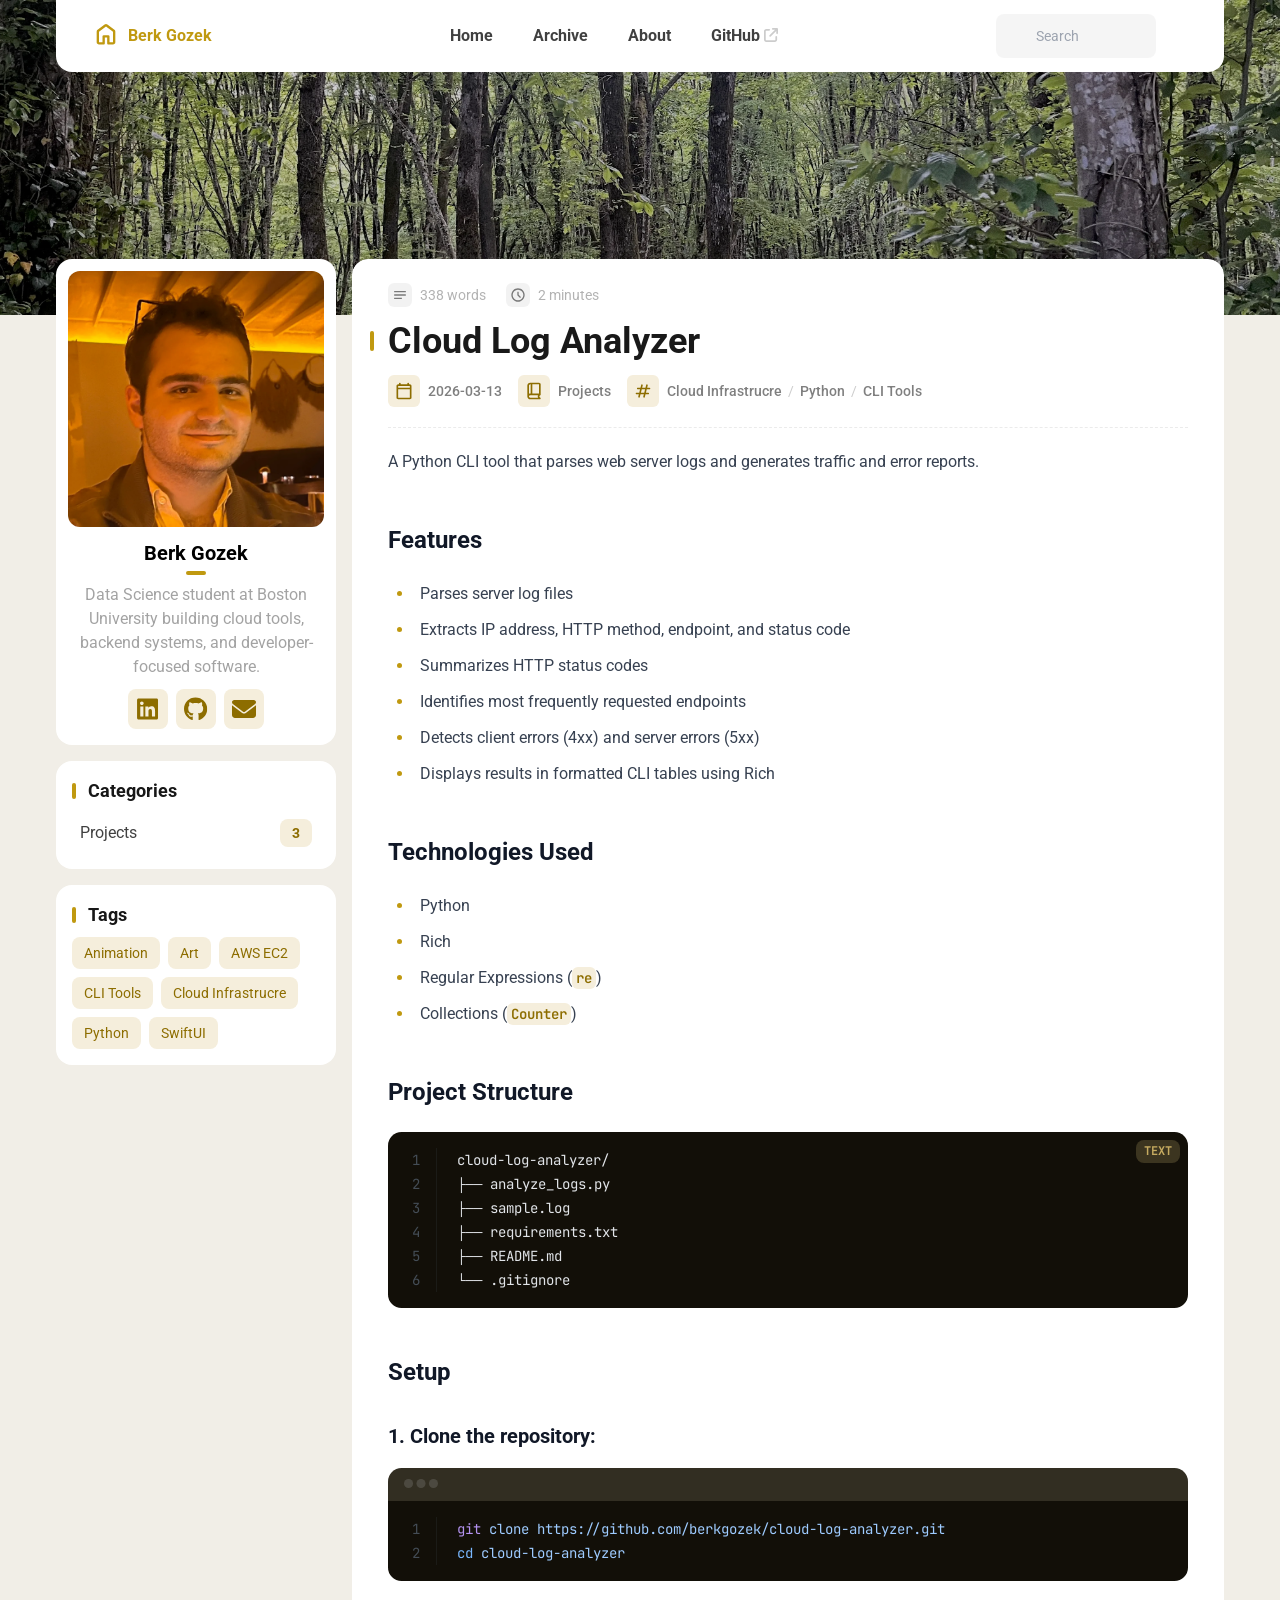
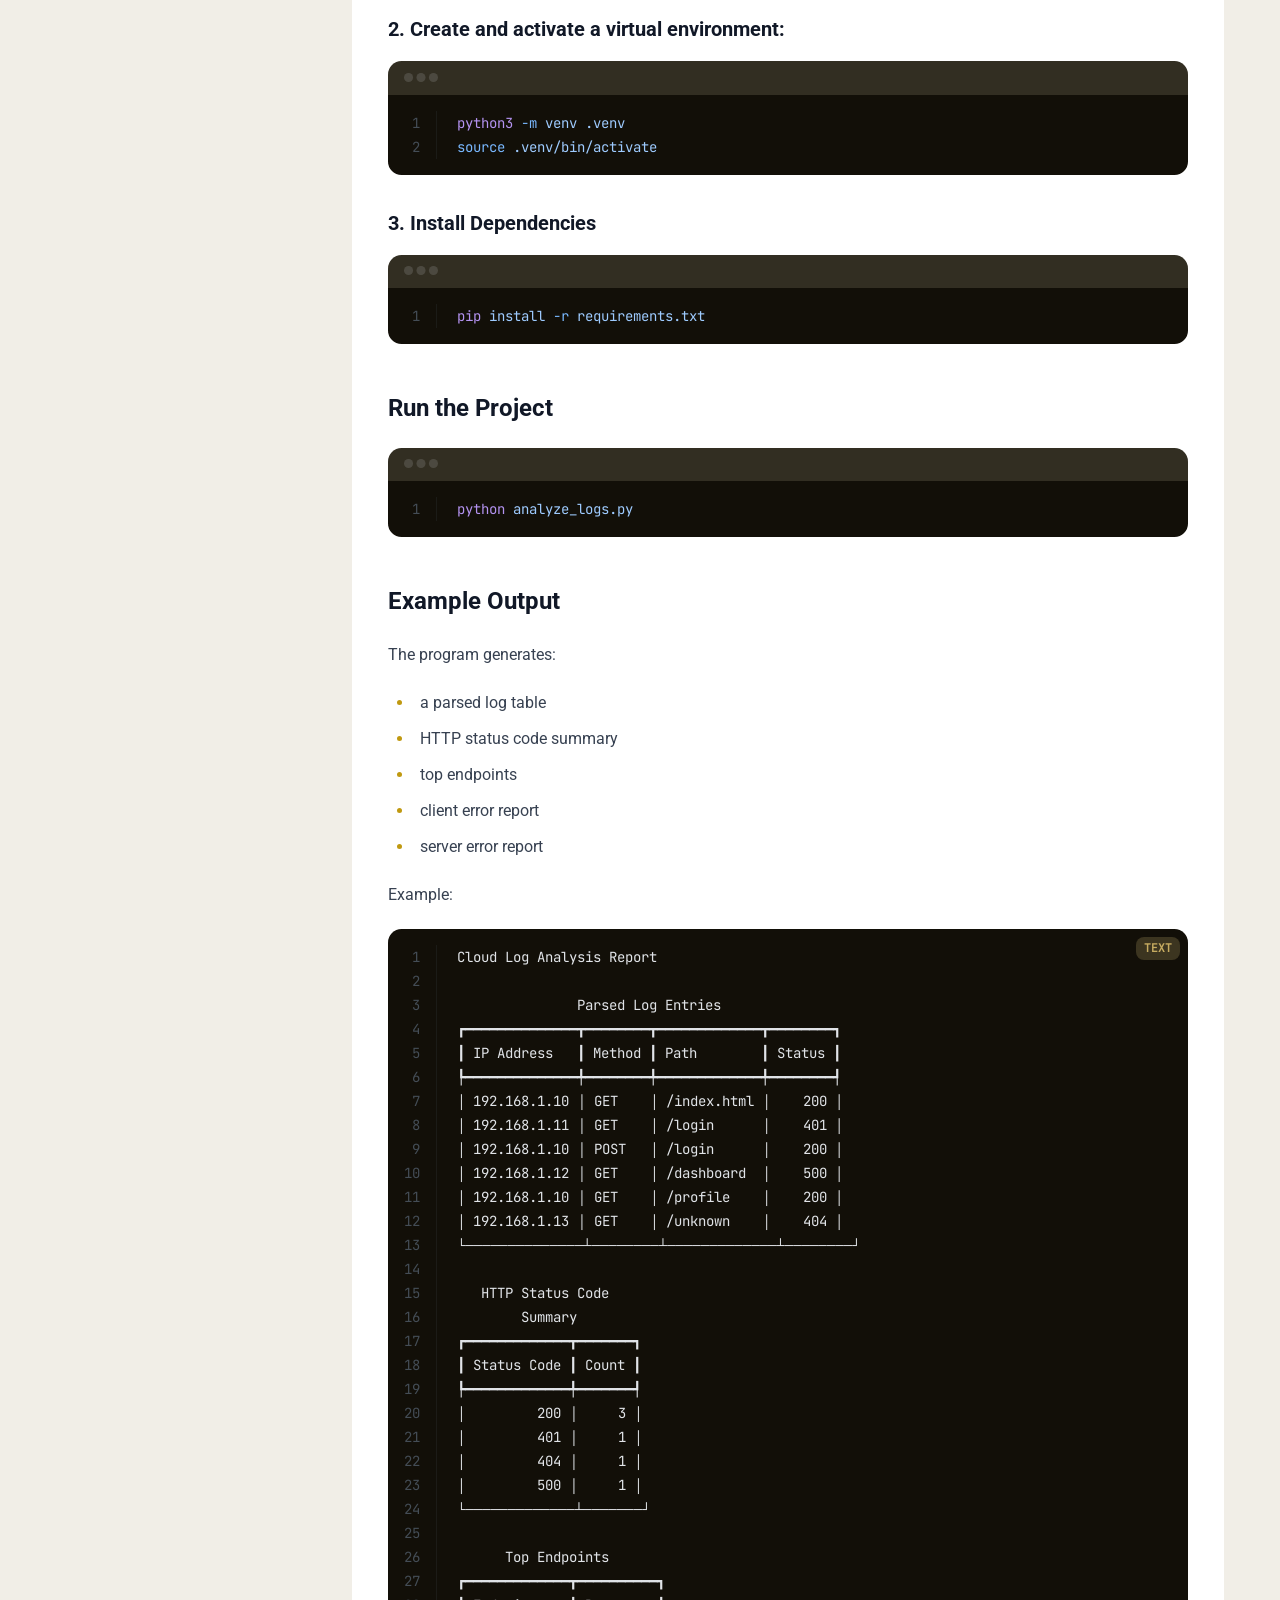
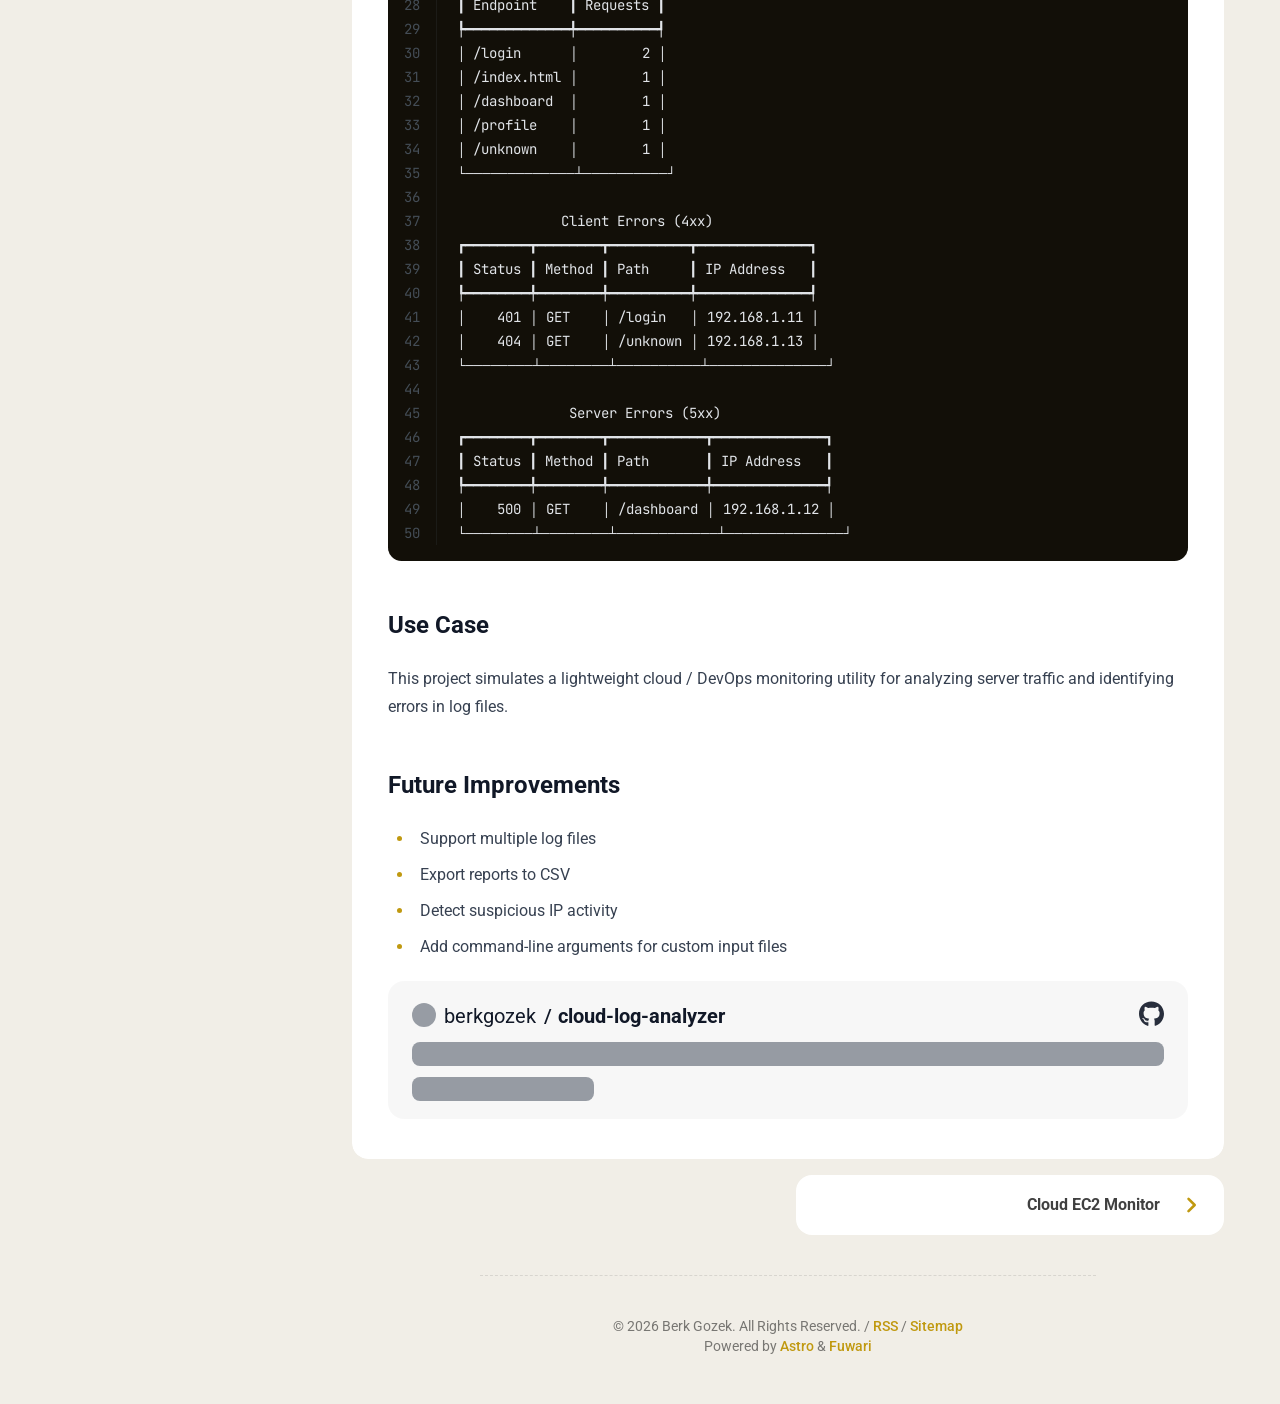
<file: posts/cloud-log-analyzer/index.html>
<!DOCTYPE html><html lang="en" class="bg-[var(--page-bg)] transition text-[14px] md:text-[16px]" data-overlayscrollbars-initialize data-astro-cid-sckkx6r4 style="--bannerOffset: 15vh;--banner-height-home: 65vh;--banner-height: 35vh;--configHue: 90;--page-width: 75rem;"> <head><title>Cloud Log Analyzer - Berk Gozek</title><meta charset="UTF-8"><meta name="description" content="Cloud Log Analyzer - Berk Gozek"><meta name="author" content="Berk Gozek"><meta property="og:site_name" content="Berk Gozek"><meta property="og:url" content="https://berkgozek.com/posts/cloud-log-analyzer/"><meta property="og:title" content="Cloud Log Analyzer - Berk Gozek"><meta property="og:description" content="Cloud Log Analyzer - Berk Gozek"><meta property="og:type" content="article"><meta name="twitter:card" content="summary_large_image"><meta property="twitter:url" content="https://berkgozek.com/posts/cloud-log-analyzer/"><meta name="twitter:title" content="Cloud Log Analyzer - Berk Gozek"><meta name="twitter:description" content="Cloud Log Analyzer - Berk Gozek"><meta name="viewport" content="width=device-width"><meta name="generator" content="Astro v5.13.10"><link rel="icon" href="/favicon/favicon-light-32.png" sizes="32x32" media="(prefers-color-scheme: light)"><link rel="icon" href="/favicon/favicon-light-128.png" sizes="128x128" media="(prefers-color-scheme: light)"><link rel="icon" href="/favicon/favicon-light-180.png" sizes="180x180" media="(prefers-color-scheme: light)"><link rel="icon" href="/favicon/favicon-light-192.png" sizes="192x192" media="(prefers-color-scheme: light)"><link rel="icon" href="/favicon/favicon-dark-32.png" sizes="32x32" media="(prefers-color-scheme: dark)"><link rel="icon" href="/favicon/favicon-dark-128.png" sizes="128x128" media="(prefers-color-scheme: dark)"><link rel="icon" href="/favicon/favicon-dark-180.png" sizes="180x180" media="(prefers-color-scheme: dark)"><link rel="icon" href="/favicon/favicon-dark-192.png" sizes="192x192" media="(prefers-color-scheme: dark)"><!-- Set the theme before the page is rendered to avoid a flash --><script>(function(){const DEFAULT_THEME = "auto";
const LIGHT_MODE = "light";
const DARK_MODE = "dark";
const AUTO_MODE = "auto";
const BANNER_HEIGHT_EXTEND = 30;
const PAGE_WIDTH = 75;
const configHue = 90;

			// Load the theme from local storage
			const theme = localStorage.getItem('theme') || DEFAULT_THEME;
			switch (theme) {
				case LIGHT_MODE:
					document.documentElement.classList.remove('dark');
					break
				case DARK_MODE:
					document.documentElement.classList.add('dark');
					break
				case AUTO_MODE:
					if (window.matchMedia('(prefers-color-scheme: dark)').matches) {
						document.documentElement.classList.add('dark');
					} else {
						document.documentElement.classList.remove('dark');
					}
			}

			// Load the hue from local storage
			const hue = localStorage.getItem('hue') || configHue;
			document.documentElement.style.setProperty('--hue', hue);

			// calculate the --banner-height-extend, which needs to be a multiple of 4 to avoid blurry text
			let offset = Math.floor(window.innerHeight * (BANNER_HEIGHT_EXTEND / 100));
			offset = offset - offset % 4;
			document.documentElement.style.setProperty('--banner-height-extend', `${offset}px`);
		})();</script><!-- defines global css variables. This will be applied to <html> <body> and some other elements idk why --><script type="application/ld+json">{"@context":"https://schema.org","@type":"BlogPosting","headline":"Cloud Log Analyzer","description":"Cloud Log Analyzer","keywords":["Cloud Infrastrucre","Python","CLI Tools"],"author":{"@type":"Person","name":"Berk Gozek","url":"https://berkgozek.com/"},"datePublished":"2026-03-13","inLanguage":"en"}</script><link rel="alternate" type="application/rss+xml" title="Berk Gozek" href="https://berkgozek.com/rss.xml"><link rel="stylesheet" href="/_astro/Layout.DSulWsr7.css">
<link rel="stylesheet" href="/_astro/Layout.y4KPJ9hc.css">
<link rel="stylesheet" href="/_astro/_page_.9gYMQFMu.css">
<link rel="stylesheet" href="/_astro/_page_.ZlghMKVQ.css">
<link rel="stylesheet" href="/_astro/about.BtniRLn_.css">
<style>input.svelte-1wah7ro:focus{outline:0}.search-panel.svelte-1wah7ro{max-height:calc(100vh - 100px);overflow-y:auto}#display-setting.svelte-d7tq3k input[type=range]:where(.svelte-d7tq3k){-webkit-appearance:none;height:1.5rem;background-image:var(--color-selection-bar);transition:background-image .15s ease-in-out}#display-setting.svelte-d7tq3k input[type=range]:where(.svelte-d7tq3k)::-webkit-slider-thumb{-webkit-appearance:none;height:1rem;width:.5rem;border-radius:.125rem;background:#ffffffb3;box-shadow:none}#display-setting.svelte-d7tq3k input[type=range]:where(.svelte-d7tq3k)::-webkit-slider-thumb:hover{background:#fffc}#display-setting.svelte-d7tq3k input[type=range]:where(.svelte-d7tq3k)::-webkit-slider-thumb:active{background:#fff9}#display-setting.svelte-d7tq3k input[type=range]:where(.svelte-d7tq3k)::-moz-range-thumb{-webkit-appearance:none;height:1rem;width:.5rem;border-radius:.125rem;border-width:0;background:#ffffffb3;box-shadow:none}#display-setting.svelte-d7tq3k input[type=range]:where(.svelte-d7tq3k)::-moz-range-thumb:hover{background:#fffc}#display-setting.svelte-d7tq3k input[type=range]:where(.svelte-d7tq3k)::-moz-range-thumb:active{background:#fff9}#display-setting.svelte-d7tq3k input[type=range]:where(.svelte-d7tq3k)::-ms-thumb{-webkit-appearance:none;height:1rem;width:.5rem;border-radius:.125rem;background:#ffffffb3;box-shadow:none}#display-setting.svelte-d7tq3k input[type=range]:where(.svelte-d7tq3k)::-ms-thumb:hover{background:#fffc}#display-setting.svelte-d7tq3k input[type=range]:where(.svelte-d7tq3k)::-ms-thumb:active{background:#fff9}
</style><script type="module" src="/_astro/page.Z8IJTFqj.js"></script></head> <body class=" min-h-screen transition  enable-banner" data-overlayscrollbars-initialize data-astro-cid-sckkx6r4 style="--bannerOffset: 15vh;--banner-height-home: 65vh;--banner-height: 35vh;--configHue: 90;--page-width: 75rem;"> <div id="config-carrier" data-hue="90"></div>    <div id="top-row" class="z-50 pointer-events-none relative transition-all duration-700 max-w-[var(--page-width)] px-0 md:px-4 mx-auto"> <div id="navbar-wrapper" class="pointer-events-auto sticky top-0 transition-all"> <div id="navbar" class="z-50 onload-animation"> <div class="absolute h-8 left-0 right-0 -top-8 bg-[var(--card-bg)] transition"></div> <!-- used for onload animation --> <div class="card-base !overflow-visible max-w-[var(--page-width)] h-[4.5rem] !rounded-t-none mx-auto flex items-center justify-between px-4"> <a href="/" class="btn-plain scale-animation rounded-lg h-[3.25rem] px-5 font-bold active:scale-95"> <div class="flex flex-row text-[var(--primary)] items-center text-md"> <svg width="1em" height="1em" class="text-[1.75rem] mb-1 mr-2" data-icon="material-symbols:home-outline-rounded">   <symbol id="ai:material-symbols:home-outline-rounded" viewBox="0 0 24 24"><path fill="currentColor" d="M6 19h3v-5q0-.425.288-.712T10 13h4q.425 0 .713.288T15 14v5h3v-9l-6-4.5L6 10zm-2 0v-9q0-.475.213-.9t.587-.7l6-4.5q.525-.4 1.2-.4t1.2.4l6 4.5q.375.275.588.7T20 10v9q0 .825-.588 1.413T18 21h-4q-.425 0-.712-.288T13 20v-5h-2v5q0 .425-.288.713T10 21H6q-.825 0-1.412-.587T4 19m8-6.75"/></symbol><use href="#ai:material-symbols:home-outline-rounded"></use>  </svg> Berk Gozek </div> </a> <div class="hidden md:flex"> <a aria-label="Home" href="/" class="btn-plain scale-animation rounded-lg h-11 font-bold px-5 active:scale-95"> <div class="flex items-center"> Home  </div> </a><a aria-label="Archive" href="/archive/" class="btn-plain scale-animation rounded-lg h-11 font-bold px-5 active:scale-95"> <div class="flex items-center"> Archive  </div> </a><a aria-label="About" href="/about/" class="btn-plain scale-animation rounded-lg h-11 font-bold px-5 active:scale-95"> <div class="flex items-center"> About  </div> </a><a aria-label="GitHub" href="https://github.com/berkgozek" target="_blank" class="btn-plain scale-animation rounded-lg h-11 font-bold px-5 active:scale-95"> <div class="flex items-center"> GitHub <svg width="1em" height="1em" class="text-[0.875rem] transition -translate-y-[1px] ml-1 text-black/[0.2] dark:text-white/[0.2]" data-icon="fa6-solid:arrow-up-right-from-square">   <symbol id="ai:fa6-solid:arrow-up-right-from-square" viewBox="0 0 512 512"><path fill="currentColor" d="M320 0c-17.7 0-32 14.3-32 32s14.3 32 32 32h82.7L201.4 265.4c-12.5 12.5-12.5 32.8 0 45.3s32.8 12.5 45.3 0L448 109.3V192c0 17.7 14.3 32 32 32s32-14.3 32-32V32c0-17.7-14.3-32-32-32zM80 32C35.8 32 0 67.8 0 112v320c0 44.2 35.8 80 80 80h320c44.2 0 80-35.8 80-80V320c0-17.7-14.3-32-32-32s-32 14.3-32 32v112c0 8.8-7.2 16-16 16H80c-8.8 0-16-7.2-16-16V112c0-8.8 7.2-16 16-16h112c17.7 0 32-14.3 32-32s-14.3-32-32-32z"/></symbol><use href="#ai:fa6-solid:arrow-up-right-from-square"></use>  </svg> </div> </a> </div> <div class="flex"> <!--<SearchPanel client:load>--> <style>astro-island,astro-slot,astro-static-slot{display:contents}</style><script>(()=>{var e=async t=>{await(await t())()};(self.Astro||(self.Astro={})).only=e;window.dispatchEvent(new Event("astro:only"));})();</script><script>(()=>{var A=Object.defineProperty;var g=(i,o,a)=>o in i?A(i,o,{enumerable:!0,configurable:!0,writable:!0,value:a}):i[o]=a;var d=(i,o,a)=>g(i,typeof o!="symbol"?o+"":o,a);{let i={0:t=>m(t),1:t=>a(t),2:t=>new RegExp(t),3:t=>new Date(t),4:t=>new Map(a(t)),5:t=>new Set(a(t)),6:t=>BigInt(t),7:t=>new URL(t),8:t=>new Uint8Array(t),9:t=>new Uint16Array(t),10:t=>new Uint32Array(t),11:t=>1/0*t},o=t=>{let[l,e]=t;return l in i?i[l](e):void 0},a=t=>t.map(o),m=t=>typeof t!="object"||t===null?t:Object.fromEntries(Object.entries(t).map(([l,e])=>[l,o(e)]));class y extends HTMLElement{constructor(){super(...arguments);d(this,"Component");d(this,"hydrator");d(this,"hydrate",async()=>{var b;if(!this.hydrator||!this.isConnected)return;let e=(b=this.parentElement)==null?void 0:b.closest("astro-island[ssr]");if(e){e.addEventListener("astro:hydrate",this.hydrate,{once:!0});return}let c=this.querySelectorAll("astro-slot"),n={},h=this.querySelectorAll("template[data-astro-template]");for(let r of h){let s=r.closest(this.tagName);s!=null&&s.isSameNode(this)&&(n[r.getAttribute("data-astro-template")||"default"]=r.innerHTML,r.remove())}for(let r of c){let s=r.closest(this.tagName);s!=null&&s.isSameNode(this)&&(n[r.getAttribute("name")||"default"]=r.innerHTML)}let p;try{p=this.hasAttribute("props")?m(JSON.parse(this.getAttribute("props"))):{}}catch(r){let s=this.getAttribute("component-url")||"<unknown>",v=this.getAttribute("component-export");throw v&&(s+=` (export ${v})`),console.error(`[hydrate] Error parsing props for component ${s}`,this.getAttribute("props"),r),r}let u;await this.hydrator(this)(this.Component,p,n,{client:this.getAttribute("client")}),this.removeAttribute("ssr"),this.dispatchEvent(new CustomEvent("astro:hydrate"))});d(this,"unmount",()=>{this.isConnected||this.dispatchEvent(new CustomEvent("astro:unmount"))})}disconnectedCallback(){document.removeEventListener("astro:after-swap",this.unmount),document.addEventListener("astro:after-swap",this.unmount,{once:!0})}connectedCallback(){if(!this.hasAttribute("await-children")||document.readyState==="interactive"||document.readyState==="complete")this.childrenConnectedCallback();else{let e=()=>{document.removeEventListener("DOMContentLoaded",e),c.disconnect(),this.childrenConnectedCallback()},c=new MutationObserver(()=>{var n;((n=this.lastChild)==null?void 0:n.nodeType)===Node.COMMENT_NODE&&this.lastChild.nodeValue==="astro:end"&&(this.lastChild.remove(),e())});c.observe(this,{childList:!0}),document.addEventListener("DOMContentLoaded",e)}}async childrenConnectedCallback(){let e=this.getAttribute("before-hydration-url");e&&await import(e),this.start()}async start(){let e=JSON.parse(this.getAttribute("opts")),c=this.getAttribute("client");if(Astro[c]===void 0){window.addEventListener(`astro:${c}`,()=>this.start(),{once:!0});return}try{await Astro[c](async()=>{let n=this.getAttribute("renderer-url"),[h,{default:p}]=await Promise.all([import(this.getAttribute("component-url")),n?import(n):()=>()=>{}]),u=this.getAttribute("component-export")||"default";if(!u.includes("."))this.Component=h[u];else{this.Component=h;for(let f of u.split("."))this.Component=this.Component[f]}return this.hydrator=p,this.hydrate},e,this)}catch(n){console.error(`[astro-island] Error hydrating ${this.getAttribute("component-url")}`,n)}}attributeChangedCallback(){this.hydrate()}}d(y,"observedAttributes",["props"]),customElements.get("astro-island")||customElements.define("astro-island",y)}})();</script><astro-island uid="ZWLSEP" component-url="/_astro/Search.DpBcKkHr.js" component-export="default" renderer-url="/_astro/client.svelte.BtEbdPyR.js" props="{}" ssr client="only" opts="{&quot;name&quot;:&quot;Search&quot;,&quot;value&quot;:&quot;svelte&quot;}"></astro-island>  <astro-island uid="Z5zuKs" component-url="/_astro/LightDarkSwitch.Cq210o6L.js" component-export="default" renderer-url="/_astro/client.svelte.BtEbdPyR.js" props="{}" ssr client="only" opts="{&quot;name&quot;:&quot;LightDarkSwitch&quot;,&quot;value&quot;:&quot;svelte&quot;}"></astro-island> <button aria-label="Menu" name="Nav Menu" class="btn-plain scale-animation rounded-lg w-11 h-11 active:scale-90 md:!hidden" id="nav-menu-switch"> <svg width="1em" height="1em" class="text-[1.25rem]" data-icon="material-symbols:menu-rounded">   <symbol id="ai:material-symbols:menu-rounded" viewBox="0 0 24 24"><path fill="currentColor" d="M4 18q-.425 0-.712-.288T3 17t.288-.712T4 16h16q.425 0 .713.288T21 17t-.288.713T20 18zm0-5q-.425 0-.712-.288T3 12t.288-.712T4 11h16q.425 0 .713.288T21 12t-.288.713T20 13zm0-5q-.425 0-.712-.288T3 7t.288-.712T4 6h16q.425 0 .713.288T21 7t-.288.713T20 8z"/></symbol><use href="#ai:material-symbols:menu-rounded"></use>  </svg> </button> </div> <div id="nav-menu-panel" class="float-panel float-panel-closed absolute transition-all fixed right-4 px-2 py-2"> <a href="/" class="group flex justify-between items-center py-2 pl-3 pr-1 rounded-lg gap-8
            hover:bg-[var(--btn-plain-bg-hover)] active:bg-[var(--btn-plain-bg-active)] transition
        "> <div class="transition text-black/75 dark:text-white/75 font-bold group-hover:text-[var(--primary)] group-active:text-[var(--primary)]"> Home </div> <svg width="1em" height="1em" class="transition text-[1.25rem] text-[var(--primary)]" data-icon="material-symbols:chevron-right-rounded">   <symbol id="ai:material-symbols:chevron-right-rounded" viewBox="0 0 24 24"><path fill="currentColor" d="M12.6 12L8.7 8.1q-.275-.275-.275-.7t.275-.7t.7-.275t.7.275l4.6 4.6q.15.15.213.325t.062.375t-.062.375t-.213.325l-4.6 4.6q-.275.275-.7.275t-.7-.275t-.275-.7t.275-.7z"/></symbol><use href="#ai:material-symbols:chevron-right-rounded"></use>  </svg>  </a><a href="/archive/" class="group flex justify-between items-center py-2 pl-3 pr-1 rounded-lg gap-8
            hover:bg-[var(--btn-plain-bg-hover)] active:bg-[var(--btn-plain-bg-active)] transition
        "> <div class="transition text-black/75 dark:text-white/75 font-bold group-hover:text-[var(--primary)] group-active:text-[var(--primary)]"> Archive </div> <svg width="1em" height="1em" viewBox="0 0 24 24" class="transition text-[1.25rem] text-[var(--primary)]" data-icon="material-symbols:chevron-right-rounded">   <use href="#ai:material-symbols:chevron-right-rounded"></use>  </svg>  </a><a href="/about/" class="group flex justify-between items-center py-2 pl-3 pr-1 rounded-lg gap-8
            hover:bg-[var(--btn-plain-bg-hover)] active:bg-[var(--btn-plain-bg-active)] transition
        "> <div class="transition text-black/75 dark:text-white/75 font-bold group-hover:text-[var(--primary)] group-active:text-[var(--primary)]"> About </div> <svg width="1em" height="1em" viewBox="0 0 24 24" class="transition text-[1.25rem] text-[var(--primary)]" data-icon="material-symbols:chevron-right-rounded">   <use href="#ai:material-symbols:chevron-right-rounded"></use>  </svg>  </a><a href="https://github.com/berkgozek" class="group flex justify-between items-center py-2 pl-3 pr-1 rounded-lg gap-8
            hover:bg-[var(--btn-plain-bg-hover)] active:bg-[var(--btn-plain-bg-active)] transition
        " target="_blank"> <div class="transition text-black/75 dark:text-white/75 font-bold group-hover:text-[var(--primary)] group-active:text-[var(--primary)]"> GitHub </div>  <svg width="1em" height="1em" viewBox="0 0 512 512" class="transition text-[0.75rem] text-black/25 dark:text-white/25 -translate-x-1" data-icon="fa6-solid:arrow-up-right-from-square">   <use href="#ai:fa6-solid:arrow-up-right-from-square"></use>  </svg> </a> </div> <astro-island uid="ZbLSog" component-url="/_astro/DisplaySettings.9NB11Dvr.js" component-export="default" renderer-url="/_astro/client.svelte.BtEbdPyR.js" props="{}" ssr client="only" opts="{&quot;name&quot;:&quot;DisplaySettings&quot;,&quot;value&quot;:&quot;svelte&quot;}"></astro-island> </div> </div> <script type="module">function c(){localStorage.theme==="dark"?(document.documentElement.classList.remove("dark"),localStorage.theme="light"):(document.documentElement.classList.add("dark"),localStorage.theme="dark")}function o(){let t=document.getElementById("scheme-switch");t&&(t.onclick=function(){c()});let n=document.getElementById("display-settings-switch");n&&(n.onclick=function(){let e=document.getElementById("display-setting");e&&e.classList.toggle("float-panel-closed")});let l=document.getElementById("nav-menu-switch");l&&(l.onclick=function(){let e=document.getElementById("nav-menu-panel");e&&e.classList.toggle("float-panel-closed")})}o();</script> <script>(function(){const scriptUrl = "/pagefind/pagefind.js";

async function loadPagefind() {
    try {
        const response = await fetch(scriptUrl, { method: 'HEAD' });
        if (!response.ok) {
            throw new Error(`Pagefind script not found: ${response.status}`);
        }

        const pagefind = await import(scriptUrl);

        await pagefind.options({
            excerptLength: 20
        });

        window.pagefind = pagefind;

        document.dispatchEvent(new CustomEvent('pagefindready'));
        console.log('Pagefind loaded and initialized successfully, event dispatched.');
    } catch (error) {
        console.error('Failed to load Pagefind:', error);
        window.pagefind = {
            search: () => Promise.resolve({ results: [] }),
            options: () => Promise.resolve(),
        };
        document.dispatchEvent(new CustomEvent('pagefindloaderror'));
        console.log('Pagefind load error, event dispatched.');
    }
}

if (document.readyState === 'loading') {
    document.addEventListener('DOMContentLoaded', loadPagefind);
} else {
    loadPagefind();
}
})();</script> </div> </div>  <div id="banner-wrapper" class="absolute z-10 w-full transition duration-700 overflow-hidden" style="top: -30vh"> <div id="banner" class="object-cover h-full transition duration-700 opacity-0 scale-105 overflow-hidden relative"> <div class="transition absolute inset-0 dark:bg-black/10 bg-opacity-50 pointer-events-none"></div> <img src="/_astro/banner-photo.BqipbiBk_ZrTod2.webp" alt="Banner image of the blog" style="object-position: center" loading="lazy" decoding="async" fetchpriority="auto" width="4032" height="2268" class="w-full h-full object-cover">  </div> </div> <div class="absolute w-full z-30 pointer-events-none" style="top: calc(35vh - 3.5rem)"> <!-- The pointer-events-none here prevent blocking the click event of the TOC --> <div class="relative max-w-[var(--page-width)] mx-auto pointer-events-auto"> <div id="main-grid" class="transition duration-700 w-full left-0 right-0 grid grid-cols-[17.5rem_auto] grid-rows-[auto_1fr_auto] lg:grid-rows-[auto]
    mx-auto gap-4 px-0 md:px-4"> <!-- Banner image credit -->  <div id="sidebar" class="mb-4 row-start-2 row-end-3 col-span-2 lg:row-start-1 lg:row-end-2 lg:col-span-1 lg:max-w-[17.5rem] onload-animation w-full"> <div class="flex flex-col w-full gap-4 mb-4"> <div class="card-base p-3"> <a aria-label="Go to About Page" href="/about/" class="group block relative mx-auto mt-1 lg:mx-0 lg:mt-0 mb-3
       max-w-[12rem] lg:max-w-none overflow-hidden rounded-xl active:scale-95"> <div class="absolute transition pointer-events-none group-hover:bg-black/30 group-active:bg-black/50
        w-full h-full z-50 flex items-center justify-center"> <svg width="1.13em" height="1em" class="transition opacity-0 scale-90 group-hover:scale-100 group-hover:opacity-100 text-white text-5xl" data-icon="fa6-regular:address-card">   <symbol id="ai:fa6-regular:address-card" viewBox="0 0 576 512"><path fill="currentColor" d="M512 80c8.8 0 16 7.2 16 16v320c0 8.8-7.2 16-16 16H64c-8.8 0-16-7.2-16-16V96c0-8.8 7.2-16 16-16zM64 32C28.7 32 0 60.7 0 96v320c0 35.3 28.7 64 64 64h448c35.3 0 64-28.7 64-64V96c0-35.3-28.7-64-64-64zm144 224a64 64 0 1 0 0-128a64 64 0 1 0 0 128m-32 32c-44.2 0-80 35.8-80 80c0 8.8 7.2 16 16 16h192c8.8 0 16-7.2 16-16c0-44.2-35.8-80-80-80zm200-144c-13.3 0-24 10.7-24 24s10.7 24 24 24h80c13.3 0 24-10.7 24-24s-10.7-24-24-24zm0 96c-13.3 0-24 10.7-24 24s10.7 24 24 24h80c13.3 0 24-10.7 24-24s-10.7-24-24-24z"/></symbol><use href="#ai:fa6-regular:address-card"></use>  </svg> </div> <div class="mx-auto lg:w-full h-full lg:mt-0  overflow-hidden relative"> <div class="transition absolute inset-0 dark:bg-black/10 bg-opacity-50 pointer-events-none"></div> <img src="/_astro/Berk.DKNM-N1X_2uJCpY.webp" alt="Profile Image of the Author" style="object-position: center" loading="lazy" decoding="async" fetchpriority="auto" width="1250" height="1250" class="w-full h-full object-cover">  </div> </a> <div class="px-2"> <div class="font-bold text-xl text-center mb-1 dark:text-neutral-50 transition">Berk Gozek</div> <div class="h-1 w-5 bg-[var(--primary)] mx-auto rounded-full mb-2 transition"></div> <div class="text-center text-neutral-400 mb-2.5 transition">Data Science student at Boston University building cloud tools, backend systems, and developer-focused software.</div> <div class="flex flex-wrap gap-2 justify-center mb-1"> <a rel="me" aria-label="Linkedin" href="https://www.linkedin.com/in/berkgozek/" target="_blank" class="btn-regular rounded-lg h-10 w-10 active:scale-90"> <svg width="0.88em" height="1em" class="text-[1.5rem]" data-icon="fa6-brands:linkedin">   <symbol id="ai:fa6-brands:linkedin" viewBox="0 0 448 512"><path fill="currentColor" d="M416 32H31.9C14.3 32 0 46.5 0 64.3v383.4C0 465.5 14.3 480 31.9 480H416c17.6 0 32-14.5 32-32.3V64.3c0-17.8-14.4-32.3-32-32.3M135.4 416H69V202.2h66.5V416zm-33.2-243c-21.3 0-38.5-17.3-38.5-38.5S80.9 96 102.2 96c21.2 0 38.5 17.3 38.5 38.5c0 21.3-17.2 38.5-38.5 38.5m282.1 243h-66.4V312c0-24.8-.5-56.7-34.5-56.7c-34.6 0-39.9 27-39.9 54.9V416h-66.4V202.2h63.7v29.2h.9c8.9-16.8 30.6-34.5 62.9-34.5c67.2 0 79.7 44.3 79.7 101.9z"/></symbol><use href="#ai:fa6-brands:linkedin"></use>  </svg> </a><a rel="me" aria-label="GitHub" href="https://github.com/berkgozek" target="_blank" class="btn-regular rounded-lg h-10 w-10 active:scale-90"> <svg width="0.97em" height="1em" class="text-[1.5rem]" data-icon="fa6-brands:github">   <symbol id="ai:fa6-brands:github" viewBox="0 0 496 512"><path fill="currentColor" d="M165.9 397.4c0 2-2.3 3.6-5.2 3.6c-3.3.3-5.6-1.3-5.6-3.6c0-2 2.3-3.6 5.2-3.6c3-.3 5.6 1.3 5.6 3.6m-31.1-4.5c-.7 2 1.3 4.3 4.3 4.9c2.6 1 5.6 0 6.2-2s-1.3-4.3-4.3-5.2c-2.6-.7-5.5.3-6.2 2.3m44.2-1.7c-2.9.7-4.9 2.6-4.6 4.9c.3 2 2.9 3.3 5.9 2.6c2.9-.7 4.9-2.6 4.6-4.6c-.3-1.9-3-3.2-5.9-2.9M244.8 8C106.1 8 0 113.3 0 252c0 110.9 69.8 205.8 169.5 239.2c12.8 2.3 17.3-5.6 17.3-12.1c0-6.2-.3-40.4-.3-61.4c0 0-70 15-84.7-29.8c0 0-11.4-29.1-27.8-36.6c0 0-22.9-15.7 1.6-15.4c0 0 24.9 2 38.6 25.8c21.9 38.6 58.6 27.5 72.9 20.9c2.3-16 8.8-27.1 16-33.7c-55.9-6.2-112.3-14.3-112.3-110.5c0-27.5 7.6-41.3 23.6-58.9c-2.6-6.5-11.1-33.3 2.6-67.9c20.9-6.5 69 27 69 27c20-5.6 41.5-8.5 62.8-8.5s42.8 2.9 62.8 8.5c0 0 48.1-33.6 69-27c13.7 34.7 5.2 61.4 2.6 67.9c16 17.7 25.8 31.5 25.8 58.9c0 96.5-58.9 104.2-114.8 110.5c9.2 7.9 17 22.9 17 46.4c0 33.7-.3 75.4-.3 83.6c0 6.5 4.6 14.4 17.3 12.1C428.2 457.8 496 362.9 496 252C496 113.3 383.5 8 244.8 8M97.2 352.9c-1.3 1-1 3.3.7 5.2c1.6 1.6 3.9 2.3 5.2 1c1.3-1 1-3.3-.7-5.2c-1.6-1.6-3.9-2.3-5.2-1m-10.8-8.1c-.7 1.3.3 2.9 2.3 3.9c1.6 1 3.6.7 4.3-.7c.7-1.3-.3-2.9-2.3-3.9c-2-.6-3.6-.3-4.3.7m32.4 35.6c-1.6 1.3-1 4.3 1.3 6.2c2.3 2.3 5.2 2.6 6.5 1c1.3-1.3.7-4.3-1.3-6.2c-2.2-2.3-5.2-2.6-6.5-1m-11.4-14.7c-1.6 1-1.6 3.6 0 5.9s4.3 3.3 5.6 2.3c1.6-1.3 1.6-3.9 0-6.2c-1.4-2.3-4-3.3-5.6-2"/></symbol><use href="#ai:fa6-brands:github"></use>  </svg> </a><a rel="me" aria-label="Mail" href="mailto:berk@berkgozek.com" target="_blank" class="btn-regular rounded-lg h-10 w-10 active:scale-90"> <svg width="1em" height="1em" class="text-[1.5rem]" data-icon="fa6-solid:envelope">   <symbol id="ai:fa6-solid:envelope" viewBox="0 0 512 512"><path fill="currentColor" d="M48 64C21.5 64 0 85.5 0 112c0 15.1 7.1 29.3 19.2 38.4l217.6 163.2c11.4 8.5 27 8.5 38.4 0l217.6-163.2c12.1-9.1 19.2-23.3 19.2-38.4c0-26.5-21.5-48-48-48zM0 176v208c0 35.3 28.7 64 64 64h384c35.3 0 64-28.7 64-64V176L294.4 339.2a63.9 63.9 0 0 1-76.8 0z"/></symbol><use href="#ai:fa6-solid:envelope"></use>  </svg> </a>  </div> </div> </div> </div> <div id="sidebar-sticky" class="transition-all duration-700 flex flex-col w-full gap-4 top-4 sticky top-4"> <widget-layout data-id="categories" data-is-collapsed="false" class="pb-4 card-base onload-animation" style="animation-delay: 150ms; --collapsedHeight: 7.5rem;" data-astro-cid-ucso7hve="true"> <div class="font-bold transition text-lg text-neutral-900 dark:text-neutral-100 relative ml-8 mt-4 mb-2
        before:w-1 before:h-4 before:rounded-md before:bg-[var(--primary)]
        before:absolute before:left-[-16px] before:top-[5.5px]" data-astro-cid-ucso7hve style="--collapsedHeight: 7.5rem;">Categories</div> <div id="categories" class="collapse-wrapper px-4 overflow-hidden" data-astro-cid-ucso7hve style="--collapsedHeight: 7.5rem;"> <a href="/archive/?category=Projects" aria-label="View all posts in the Projects category"> <button class="
            w-full
            h-10
            rounded-lg
            bg-none
            hover:bg-[var(--btn-plain-bg-hover)]
            active:bg-[var(--btn-plain-bg-active)]
            transition-all
            pl-2
            hover:pl-3
            
            text-neutral-700
            hover:text-[var(--primary)]
            dark:text-neutral-300
            dark:hover:text-[var(--primary)]
        "> <div class="flex items-center justify-between relative mr-2"> <div class="overflow-hidden text-left whitespace-nowrap overflow-ellipsis  "> Projects </div> <div class="transition px-2 h-7 ml-4 min-w-[2rem] rounded-lg text-sm font-bold
                    text-[var(--btn-content)] dark:text-[var(--deep-text)]
                    bg-[var(--btn-regular-bg)] dark:bg-[var(--primary)]
                    flex items-center justify-center"> 3 </div> </div> </button> </a> </div>  </widget-layout>  <script type="module">class d extends HTMLElement{constructor(){if(super(),this.dataset.isCollapsed!=="true")return;const e=this.dataset.id,t=this.querySelector(".expand-btn"),s=this.querySelector(`#${e}`);t.addEventListener("click",()=>{s.classList.remove("collapsed"),t.classList.add("hidden")})}}customElements.get("widget-layout")||customElements.define("widget-layout",d);</script> <widget-layout data-id="tags" data-is-collapsed="false" class="pb-4 card-base onload-animation" style="animation-delay: 200ms; --collapsedHeight: 7.5rem;" data-astro-cid-ucso7hve="true"> <div class="font-bold transition text-lg text-neutral-900 dark:text-neutral-100 relative ml-8 mt-4 mb-2
        before:w-1 before:h-4 before:rounded-md before:bg-[var(--primary)]
        before:absolute before:left-[-16px] before:top-[5.5px]" data-astro-cid-ucso7hve style="--collapsedHeight: 7.5rem;">Tags</div> <div id="tags" class="collapse-wrapper px-4 overflow-hidden" data-astro-cid-ucso7hve style="--collapsedHeight: 7.5rem;">  <div class="flex gap-2 flex-wrap"> <a href="/archive/?tag=Animation" aria-label="View all posts with the Animation tag" class="btn-regular h-8 text-sm px-3 rounded-lg">  Animation </a><a href="/archive/?tag=Art" aria-label="View all posts with the Art tag" class="btn-regular h-8 text-sm px-3 rounded-lg">  Art </a><a href="/archive/?tag=AWS%20EC2" aria-label="View all posts with the AWS EC2 tag" class="btn-regular h-8 text-sm px-3 rounded-lg">  AWS EC2 </a><a href="/archive/?tag=CLI%20Tools" aria-label="View all posts with the CLI Tools tag" class="btn-regular h-8 text-sm px-3 rounded-lg">  CLI Tools </a><a href="/archive/?tag=Cloud%20Infrastrucre" aria-label="View all posts with the Cloud Infrastrucre tag" class="btn-regular h-8 text-sm px-3 rounded-lg">  Cloud Infrastrucre </a><a href="/archive/?tag=Python" aria-label="View all posts with the Python tag" class="btn-regular h-8 text-sm px-3 rounded-lg">  Python </a><a href="/archive/?tag=SwiftUI" aria-label="View all posts with the SwiftUI tag" class="btn-regular h-8 text-sm px-3 rounded-lg">  SwiftUI </a> </div>  </div>  </widget-layout>   </div> </div> <main id="swup-container" class="transition-swup-fade col-span-2 lg:col-span-1 overflow-hidden"> <div id="content-wrapper" class="onload-animation"> <!-- the overflow-hidden here prevent long text break the layout--> <!-- make id different from windows.swup global property -->   <div class="flex w-full rounded-[var(--radius-large)] overflow-hidden relative mb-4"> <div id="post-container" class="card-base z-10 px-6 md:px-9 pt-6 pb-4 relative w-full "> <!-- word count and reading time --> <div class="flex flex-row text-black/30 dark:text-white/30 gap-5 mb-3 transition onload-animation"> <div class="flex flex-row items-center"> <div class="transition h-6 w-6 rounded-md bg-black/5 dark:bg-white/10 text-black/50 dark:text-white/50 flex items-center justify-center mr-2"> <svg width="1em" height="1em" data-icon="material-symbols:notes-rounded">   <symbol id="ai:material-symbols:notes-rounded" viewBox="0 0 24 24"><path fill="currentColor" d="M4 18q-.425 0-.712-.288T3 17t.288-.712T4 16h10q.425 0 .713.288T15 17t-.288.713T14 18zm0-5q-.425 0-.712-.288T3 12t.288-.712T4 11h16q.425 0 .713.288T21 12t-.288.713T20 13zm0-5q-.425 0-.712-.288T3 7t.288-.712T4 6h16q.425 0 .713.288T21 7t-.288.713T20 8z"/></symbol><use href="#ai:material-symbols:notes-rounded"></use>  </svg> </div> <div class="text-sm">338  words</div> </div> <div class="flex flex-row items-center"> <div class="transition h-6 w-6 rounded-md bg-black/5 dark:bg-white/10 text-black/50 dark:text-white/50 flex items-center justify-center mr-2"> <svg width="1em" height="1em" data-icon="material-symbols:schedule-outline-rounded">   <symbol id="ai:material-symbols:schedule-outline-rounded" viewBox="0 0 24 24"><path fill="currentColor" d="M13 11.6V8q0-.425-.288-.712T12 7t-.712.288T11 8v3.975q0 .2.075.388t.225.337l3.3 3.3q.275.275.7.275T16 16t.275-.7t-.275-.7zM12 22q-2.075 0-3.9-.788t-3.175-2.137T2.788 15.9T2 12t.788-3.9t2.137-3.175T8.1 2.788T12 2t3.9.788t3.175 2.137T21.213 8.1T22 12t-.788 3.9t-2.137 3.175t-3.175 2.138T12 22m0-2q3.325 0 5.663-2.337T20 12t-2.337-5.663T12 4T6.337 6.338T4 12t2.338 5.663T12 20"/></symbol><use href="#ai:material-symbols:schedule-outline-rounded"></use>  </svg> </div> <div class="text-sm"> 2  minutes </div> </div> </div> <!-- title --> <div class="relative onload-animation"> <div data-pagefind-body data-pagefind-weight="10" data-pagefind-meta="title" class="transition w-full block font-bold mb-3
                    text-3xl md:text-[2.25rem]/[2.75rem]
                    text-black/90 dark:text-white/90
                    md:before:w-1 before:h-5 before:rounded-md before:bg-[var(--primary)]
                    before:absolute before:top-[0.75rem] before:left-[-1.125rem]
                "> Cloud Log Analyzer </div> </div> <!-- metadata --> <div class="onload-animation"> <div class="flex flex-wrap text-neutral-500 dark:text-neutral-400 items-center gap-4 gap-x-4 gap-y-2 mb-5"> <!-- publish date --> <div class="flex items-center"> <div class="meta-icon"> <svg width="1em" height="1em" class="text-xl" data-icon="material-symbols:calendar-today-outline-rounded">   <symbol id="ai:material-symbols:calendar-today-outline-rounded" viewBox="0 0 24 24"><path fill="currentColor" d="M5 22q-.825 0-1.412-.587T3 20V6q0-.825.588-1.412T5 4h1V3q0-.425.288-.712T7 2t.713.288T8 3v1h8V3q0-.425.288-.712T17 2t.713.288T18 3v1h1q.825 0 1.413.588T21 6v14q0 .825-.587 1.413T19 22zm0-2h14V10H5zM5 8h14V6H5zm0 0V6z"/></symbol><use href="#ai:material-symbols:calendar-today-outline-rounded"></use>  </svg> </div> <span class="text-50 text-sm font-medium">2026-03-13</span> </div> <!-- update date -->  <!-- categories --> <div class="flex items-center"> <div class="meta-icon"> <svg width="1em" height="1em" class="text-xl" data-icon="material-symbols:book-2-outline-rounded">   <symbol id="ai:material-symbols:book-2-outline-rounded" viewBox="0 0 24 24"><path fill="currentColor" d="M6 15.325q.35-.175.725-.25T7.5 15H8V4h-.5q-.625 0-1.062.438T6 5.5zM10 15h8V4h-8zm-4 .325V4zM7.5 22q-1.45 0-2.475-1.025T4 18.5v-13q0-1.45 1.025-2.475T7.5 2H18q.825 0 1.413.587T20 4v12.525q0 .2-.162.363t-.588.362q-.35.175-.55.5t-.2.75t.2.763t.55.487t.55.413t.2.562v.25q0 .425-.288.725T19 22zm0-2h9.325q-.15-.35-.237-.712T16.5 18.5q0-.4.075-.775t.25-.725H7.5q-.65 0-1.075.438T6 18.5q0 .65.425 1.075T7.5 20"/></symbol><use href="#ai:material-symbols:book-2-outline-rounded"></use>  </svg> </div> <div class="flex flex-row flex-nowrap items-center"> <a href="/archive/?category=Projects" aria-label="View all posts in the Projects category" class="link-lg transition text-50 text-sm font-medium
                            hover:text-[var(--primary)] dark:hover:text-[var(--primary)] whitespace-nowrap"> Projects </a> </div> </div> <!-- tags --> <div class="items-center flex"> <div class="meta-icon"> <svg width="1em" height="1em" class="text-xl" data-icon="material-symbols:tag-rounded">   <symbol id="ai:material-symbols:tag-rounded" viewBox="0 0 24 24"><path fill="currentColor" d="m9 16l-.825 3.275q-.075.325-.325.525t-.6.2q-.475 0-.775-.375T6.3 18.8L7 16H4.275q-.5 0-.8-.387T3.3 14.75q.075-.35.35-.55t.625-.2H7.5l1-4H5.775q-.5 0-.8-.387T4.8 8.75q.075-.35.35-.55t.625-.2H9l.825-3.275Q9.9 4.4 10.15 4.2t.6-.2q.475 0 .775.375t.175.825L11 8h4l.825-3.275q.075-.325.325-.525t.6-.2q.475 0 .775.375t.175.825L17 8h2.725q.5 0 .8.387t.175.863q-.075.35-.35.55t-.625.2H16.5l-1 4h2.725q.5 0 .8.388t.175.862q-.075.35-.35.55t-.625.2H15l-.825 3.275q-.075.325-.325.525t-.6.2q-.475 0-.775-.375T12.3 18.8L13 16zm.5-2h4l1-4h-4z"/></symbol><use href="#ai:material-symbols:tag-rounded"></use>  </svg> </div> <div class="flex flex-row flex-nowrap items-center"> <div class="hidden mx-1.5 text-[var(--meta-divider)] text-sm">/</div>
                <a href="/archive/?tag=Cloud%20Infrastrucre" aria-label="View all posts with the Cloud Infrastrucre tag" class="link-lg transition text-50 text-sm font-medium
                                hover:text-[var(--primary)] dark:hover:text-[var(--primary)] whitespace-nowrap"> Cloud Infrastrucre </a><div class="mx-1.5 text-[var(--meta-divider)] text-sm">/</div>
                <a href="/archive/?tag=Python" aria-label="View all posts with the Python tag" class="link-lg transition text-50 text-sm font-medium
                                hover:text-[var(--primary)] dark:hover:text-[var(--primary)] whitespace-nowrap"> Python </a><div class="mx-1.5 text-[var(--meta-divider)] text-sm">/</div>
                <a href="/archive/?tag=CLI%20Tools" aria-label="View all posts with the CLI Tools tag" class="link-lg transition text-50 text-sm font-medium
                                hover:text-[var(--primary)] dark:hover:text-[var(--primary)] whitespace-nowrap"> CLI Tools </a>  </div> </div> </div> <div class="border-[var(--line-divider)] border-dashed border-b-[1px] mb-5"></div> </div> <!-- always show cover as long as it has one -->  <div data-pagefind-body class="prose dark:prose-invert prose-base !max-w-none custom-md mb-6 markdown-content onload-animation"> <!--<div class="prose dark:prose-invert max-w-none custom-md">--> <!--<div class="max-w-none custom-md">-->  <p>A Python CLI tool that parses web server logs and generates traffic and error reports.</p>
<section><h2 id="features">Features<a class="anchor" href="#features"><span class="anchor-icon" data-pagefind-ignore="">#</span></a></h2><ul>
<li>Parses server log files</li>
<li>Extracts IP address, HTTP method, endpoint, and status code</li>
<li>Summarizes HTTP status codes</li>
<li>Identifies most frequently requested endpoints</li>
<li>Detects client errors (4xx) and server errors (5xx)</li>
<li>Displays results in formatted CLI tables using Rich</li>
</ul></section>
<section><h2 id="technologies-used">Technologies Used<a class="anchor" href="#technologies-used"><span class="anchor-icon" data-pagefind-ignore="">#</span></a></h2><ul>
<li>Python</li>
<li>Rich</li>
<li>Regular Expressions (<code>re</code>)</li>
<li>Collections (<code>Counter</code>)</li>
</ul></section>
<section><h2 id="project-structure">Project Structure<a class="anchor" href="#project-structure"><span class="anchor-icon" data-pagefind-ignore="">#</span></a></h2><div class="expressive-code"><link rel="stylesheet" href="/_astro/ec.4fsv9.css"><script type="module" src="/_astro/ec.g1fg5.js"></script><figure class="frame"><figcaption class="header"></figcaption><pre data-language="text" class="wrap" style="--ecMaxLine:20ch"><code><div class="ec-line"><div class="gutter"><div class="ln" aria-hidden="true">1</div></div><div class="code"><span style="--0:#e1e4e8;--1:#e1e4e8">cloud-log-analyzer/</span></div></div><div class="ec-line"><div class="gutter"><div class="ln" aria-hidden="true">2</div></div><div class="code"><span style="--0:#e1e4e8;--1:#e1e4e8">├── analyze_logs.py</span></div></div><div class="ec-line"><div class="gutter"><div class="ln" aria-hidden="true">3</div></div><div class="code"><span style="--0:#e1e4e8;--1:#e1e4e8">├── sample.log</span></div></div><div class="ec-line"><div class="gutter"><div class="ln" aria-hidden="true">4</div></div><div class="code"><span style="--0:#e1e4e8;--1:#e1e4e8">├── requirements.txt</span></div></div><div class="ec-line"><div class="gutter"><div class="ln" aria-hidden="true">5</div></div><div class="code"><span style="--0:#e1e4e8;--1:#e1e4e8">├── README.md</span></div></div><div class="ec-line"><div class="gutter"><div class="ln" aria-hidden="true">6</div></div><div class="code"><span style="--0:#e1e4e8;--1:#e1e4e8">└── .gitignore</span></div></div></code><button class="copy-btn" aria-label="Copy code"><div class="copy-btn-icon"><svg viewBox="0 -960 960 960" xmlns="http://www.w3.org/2000/svg" class="copy-btn-icon copy-icon"><path d="M368.37-237.37q-34.48 0-58.74-24.26-24.26-24.26-24.26-58.74v-474.26q0-34.48 24.26-58.74 24.26-24.26 58.74-24.26h378.26q34.48 0 58.74 24.26 24.26 24.26 24.26 58.74v474.26q0 34.48-24.26 58.74-24.26 24.26-58.74 24.26H368.37Zm0-83h378.26v-474.26H368.37v474.26Zm-155 238q-34.48 0-58.74-24.26-24.26-24.26-24.26-58.74v-515.76q0-17.45 11.96-29.48 11.97-12.02 29.33-12.02t29.54 12.02q12.17 12.03 12.17 29.48v515.76h419.76q17.45 0 29.48 11.96 12.02 11.97 12.02 29.33t-12.02 29.54q-12.03 12.17-29.48 12.17H213.37Zm155-238v-474.26 474.26Z"></path></svg><svg viewBox="0 -960 960 960" xmlns="http://www.w3.org/2000/svg" class="copy-btn-icon success-icon"><path d="m389-377.13 294.7-294.7q12.58-12.67 29.52-12.67 16.93 0 29.61 12.67 12.67 12.68 12.67 29.53 0 16.86-12.28 29.14L419.07-288.41q-12.59 12.67-29.52 12.67-16.94 0-29.62-12.67L217.41-430.93q-12.67-12.68-12.79-29.45-.12-16.77 12.55-29.45 12.68-12.67 29.62-12.67 16.93 0 29.28 12.67L389-377.13Z"></path></svg></div></button></pre></figure></div></section>
<section><h2 id="setup">Setup<a class="anchor" href="#setup"><span class="anchor-icon" data-pagefind-ignore="">#</span></a></h2><section><h3 id="1-clone-the-repository">1. Clone the repository:<a class="anchor" href="#1-clone-the-repository"><span class="anchor-icon" data-pagefind-ignore="">#</span></a></h3><div class="expressive-code"><figure class="frame is-terminal"><figcaption class="header"><span class="title"></span><span class="sr-only">Terminal window</span></figcaption><pre data-language="bash" class="wrap" style="--ecMaxLine:61ch"><code><div class="ec-line"><div class="gutter"><div class="ln" aria-hidden="true">1</div></div><div class="code"><span style="--0:#B392F0;--1:#B392F0">git</span><span style="--0:#E1E4E8;--1:#E1E4E8"> </span><span style="--0:#9ECBFF;--1:#9ECBFF">clone</span><span style="--0:#E1E4E8;--1:#E1E4E8"> </span><span style="--0:#9ECBFF;--1:#9ECBFF">https://github.com/berkgozek/cloud-log-analyzer.git</span></div></div><div class="ec-line"><div class="gutter"><div class="ln" aria-hidden="true">2</div></div><div class="code"><span style="--0:#79B8FF;--1:#79B8FF">cd</span><span style="--0:#E1E4E8;--1:#E1E4E8"> </span><span style="--0:#9ECBFF;--1:#9ECBFF">cloud-log-analyzer</span></div></div></code><button class="copy-btn" aria-label="Copy code"><div class="copy-btn-icon"><svg viewBox="0 -960 960 960" xmlns="http://www.w3.org/2000/svg" class="copy-btn-icon copy-icon"><path d="M368.37-237.37q-34.48 0-58.74-24.26-24.26-24.26-24.26-58.74v-474.26q0-34.48 24.26-58.74 24.26-24.26 58.74-24.26h378.26q34.48 0 58.74 24.26 24.26 24.26 24.26 58.74v474.26q0 34.48-24.26 58.74-24.26 24.26-58.74 24.26H368.37Zm0-83h378.26v-474.26H368.37v474.26Zm-155 238q-34.48 0-58.74-24.26-24.26-24.26-24.26-58.74v-515.76q0-17.45 11.96-29.48 11.97-12.02 29.33-12.02t29.54 12.02q12.17 12.03 12.17 29.48v515.76h419.76q17.45 0 29.48 11.96 12.02 11.97 12.02 29.33t-12.02 29.54q-12.03 12.17-29.48 12.17H213.37Zm155-238v-474.26 474.26Z"></path></svg><svg viewBox="0 -960 960 960" xmlns="http://www.w3.org/2000/svg" class="copy-btn-icon success-icon"><path d="m389-377.13 294.7-294.7q12.58-12.67 29.52-12.67 16.93 0 29.61 12.67 12.67 12.68 12.67 29.53 0 16.86-12.28 29.14L419.07-288.41q-12.59 12.67-29.52 12.67-16.94 0-29.62-12.67L217.41-430.93q-12.67-12.68-12.79-29.45-.12-16.77 12.55-29.45 12.68-12.67 29.62-12.67 16.93 0 29.28 12.67L389-377.13Z"></path></svg></div></button></pre></figure></div></section><section><h3 id="2-create-and-activate-a-virtual-environment">2. Create and activate a virtual environment:<a class="anchor" href="#2-create-and-activate-a-virtual-environment"><span class="anchor-icon" data-pagefind-ignore="">#</span></a></h3><div class="expressive-code"><figure class="frame is-terminal"><figcaption class="header"><span class="title"></span><span class="sr-only">Terminal window</span></figcaption><pre data-language="bash" class="wrap" style="--ecMaxLine:25ch"><code><div class="ec-line"><div class="gutter"><div class="ln" aria-hidden="true">1</div></div><div class="code"><span style="--0:#B392F0;--1:#B392F0">python3</span><span style="--0:#E1E4E8;--1:#E1E4E8"> </span><span style="--0:#79B8FF;--1:#79B8FF">-m</span><span style="--0:#E1E4E8;--1:#E1E4E8"> </span><span style="--0:#9ECBFF;--1:#9ECBFF">venv</span><span style="--0:#E1E4E8;--1:#E1E4E8"> </span><span style="--0:#9ECBFF;--1:#9ECBFF">.venv</span></div></div><div class="ec-line"><div class="gutter"><div class="ln" aria-hidden="true">2</div></div><div class="code"><span style="--0:#79B8FF;--1:#79B8FF">source</span><span style="--0:#E1E4E8;--1:#E1E4E8"> </span><span style="--0:#9ECBFF;--1:#9ECBFF">.venv/bin/activate</span></div></div></code><button class="copy-btn" aria-label="Copy code"><div class="copy-btn-icon"><svg viewBox="0 -960 960 960" xmlns="http://www.w3.org/2000/svg" class="copy-btn-icon copy-icon"><path d="M368.37-237.37q-34.48 0-58.74-24.26-24.26-24.26-24.26-58.74v-474.26q0-34.48 24.26-58.74 24.26-24.26 58.74-24.26h378.26q34.48 0 58.74 24.26 24.26 24.26 24.26 58.74v474.26q0 34.48-24.26 58.74-24.26 24.26-58.74 24.26H368.37Zm0-83h378.26v-474.26H368.37v474.26Zm-155 238q-34.48 0-58.74-24.26-24.26-24.26-24.26-58.74v-515.76q0-17.45 11.96-29.48 11.97-12.02 29.33-12.02t29.54 12.02q12.17 12.03 12.17 29.48v515.76h419.76q17.45 0 29.48 11.96 12.02 11.97 12.02 29.33t-12.02 29.54q-12.03 12.17-29.48 12.17H213.37Zm155-238v-474.26 474.26Z"></path></svg><svg viewBox="0 -960 960 960" xmlns="http://www.w3.org/2000/svg" class="copy-btn-icon success-icon"><path d="m389-377.13 294.7-294.7q12.58-12.67 29.52-12.67 16.93 0 29.61 12.67 12.67 12.68 12.67 29.53 0 16.86-12.28 29.14L419.07-288.41q-12.59 12.67-29.52 12.67-16.94 0-29.62-12.67L217.41-430.93q-12.67-12.68-12.79-29.45-.12-16.77 12.55-29.45 12.68-12.67 29.62-12.67 16.93 0 29.28 12.67L389-377.13Z"></path></svg></div></button></pre></figure></div></section><section><h3 id="3-install-dependencies">3. Install Dependencies<a class="anchor" href="#3-install-dependencies"><span class="anchor-icon" data-pagefind-ignore="">#</span></a></h3><div class="expressive-code"><figure class="frame is-terminal"><figcaption class="header"><span class="title"></span><span class="sr-only">Terminal window</span></figcaption><pre data-language="bash" class="wrap" style="--ecMaxLine:31ch"><code><div class="ec-line"><div class="gutter"><div class="ln" aria-hidden="true">1</div></div><div class="code"><span style="--0:#B392F0;--1:#B392F0">pip</span><span style="--0:#E1E4E8;--1:#E1E4E8"> </span><span style="--0:#9ECBFF;--1:#9ECBFF">install</span><span style="--0:#E1E4E8;--1:#E1E4E8"> </span><span style="--0:#79B8FF;--1:#79B8FF">-r</span><span style="--0:#E1E4E8;--1:#E1E4E8"> </span><span style="--0:#9ECBFF;--1:#9ECBFF">requirements.txt</span></div></div></code><button class="copy-btn" aria-label="Copy code"><div class="copy-btn-icon"><svg viewBox="0 -960 960 960" xmlns="http://www.w3.org/2000/svg" class="copy-btn-icon copy-icon"><path d="M368.37-237.37q-34.48 0-58.74-24.26-24.26-24.26-24.26-58.74v-474.26q0-34.48 24.26-58.74 24.26-24.26 58.74-24.26h378.26q34.48 0 58.74 24.26 24.26 24.26 24.26 58.74v474.26q0 34.48-24.26 58.74-24.26 24.26-58.74 24.26H368.37Zm0-83h378.26v-474.26H368.37v474.26Zm-155 238q-34.48 0-58.74-24.26-24.26-24.26-24.26-58.74v-515.76q0-17.45 11.96-29.48 11.97-12.02 29.33-12.02t29.54 12.02q12.17 12.03 12.17 29.48v515.76h419.76q17.45 0 29.48 11.96 12.02 11.97 12.02 29.33t-12.02 29.54q-12.03 12.17-29.48 12.17H213.37Zm155-238v-474.26 474.26Z"></path></svg><svg viewBox="0 -960 960 960" xmlns="http://www.w3.org/2000/svg" class="copy-btn-icon success-icon"><path d="m389-377.13 294.7-294.7q12.58-12.67 29.52-12.67 16.93 0 29.61 12.67 12.67 12.68 12.67 29.53 0 16.86-12.28 29.14L419.07-288.41q-12.59 12.67-29.52 12.67-16.94 0-29.62-12.67L217.41-430.93q-12.67-12.68-12.79-29.45-.12-16.77 12.55-29.45 12.68-12.67 29.62-12.67 16.93 0 29.28 12.67L389-377.13Z"></path></svg></div></button></pre></figure></div></section></section>
<section><h2 id="run-the-project">Run the Project<a class="anchor" href="#run-the-project"><span class="anchor-icon" data-pagefind-ignore="">#</span></a></h2><div class="expressive-code"><figure class="frame is-terminal"><figcaption class="header"><span class="title"></span><span class="sr-only">Terminal window</span></figcaption><pre data-language="bash" class="wrap" style="--ecMaxLine:22ch"><code><div class="ec-line"><div class="gutter"><div class="ln" aria-hidden="true">1</div></div><div class="code"><span style="--0:#B392F0;--1:#B392F0">python</span><span style="--0:#E1E4E8;--1:#E1E4E8"> </span><span style="--0:#9ECBFF;--1:#9ECBFF">analyze_logs.py</span></div></div></code><button class="copy-btn" aria-label="Copy code"><div class="copy-btn-icon"><svg viewBox="0 -960 960 960" xmlns="http://www.w3.org/2000/svg" class="copy-btn-icon copy-icon"><path d="M368.37-237.37q-34.48 0-58.74-24.26-24.26-24.26-24.26-58.74v-474.26q0-34.48 24.26-58.74 24.26-24.26 58.74-24.26h378.26q34.48 0 58.74 24.26 24.26 24.26 24.26 58.74v474.26q0 34.48-24.26 58.74-24.26 24.26-58.74 24.26H368.37Zm0-83h378.26v-474.26H368.37v474.26Zm-155 238q-34.48 0-58.74-24.26-24.26-24.26-24.26-58.74v-515.76q0-17.45 11.96-29.48 11.97-12.02 29.33-12.02t29.54 12.02q12.17 12.03 12.17 29.48v515.76h419.76q17.45 0 29.48 11.96 12.02 11.97 12.02 29.33t-12.02 29.54q-12.03 12.17-29.48 12.17H213.37Zm155-238v-474.26 474.26Z"></path></svg><svg viewBox="0 -960 960 960" xmlns="http://www.w3.org/2000/svg" class="copy-btn-icon success-icon"><path d="m389-377.13 294.7-294.7q12.58-12.67 29.52-12.67 16.93 0 29.61 12.67 12.67 12.68 12.67 29.53 0 16.86-12.28 29.14L419.07-288.41q-12.59 12.67-29.52 12.67-16.94 0-29.62-12.67L217.41-430.93q-12.67-12.68-12.79-29.45-.12-16.77 12.55-29.45 12.68-12.67 29.62-12.67 16.93 0 29.28 12.67L389-377.13Z"></path></svg></div></button></pre></figure></div></section>
<section><h2 id="example-output">Example Output<a class="anchor" href="#example-output"><span class="anchor-icon" data-pagefind-ignore="">#</span></a></h2><p>The program generates:</p><ul>
<li>a parsed log table</li>
<li>HTTP status code summary</li>
<li>top endpoints</li>
<li>client error report</li>
<li>server error report</li>
</ul><p>Example:</p><div class="expressive-code"><figure class="frame"><figcaption class="header"></figcaption><pre data-language="text" class="wrap" style="--ecMaxLine:48ch"><code><div class="ec-line"><div class="gutter"><div class="ln" aria-hidden="true">1</div></div><div class="code"><span style="--0:#e1e4e8;--1:#e1e4e8">Cloud Log Analysis Report</span></div></div><div class="ec-line"><div class="gutter"><div class="ln" aria-hidden="true">2</div></div><div class="code">
</div></div><div class="ec-line" style="--ecIndent:15ch"><div class="gutter"><div class="ln" aria-hidden="true">3</div></div><div class="code"><span class="indent"><span style="--0:#e1e4e8;--1:#e1e4e8">               </span></span><span style="--0:#e1e4e8;--1:#e1e4e8">Parsed Log Entries</span></div></div><div class="ec-line"><div class="gutter"><div class="ln" aria-hidden="true">4</div></div><div class="code"><span style="--0:#e1e4e8;--1:#e1e4e8">┏━━━━━━━━━━━━━━┳━━━━━━━━┳━━━━━━━━━━━━━┳━━━━━━━━┓</span></div></div><div class="ec-line"><div class="gutter"><div class="ln" aria-hidden="true">5</div></div><div class="code"><span style="--0:#e1e4e8;--1:#e1e4e8">┃ IP Address   ┃ Method ┃ Path        ┃ Status ┃</span></div></div><div class="ec-line"><div class="gutter"><div class="ln" aria-hidden="true">6</div></div><div class="code"><span style="--0:#e1e4e8;--1:#e1e4e8">┡━━━━━━━━━━━━━━╇━━━━━━━━╇━━━━━━━━━━━━━╇━━━━━━━━┩</span></div></div><div class="ec-line"><div class="gutter"><div class="ln" aria-hidden="true">7</div></div><div class="code"><span style="--0:#e1e4e8;--1:#e1e4e8">│ 192.168.1.10 │ GET    │ /index.html │    200 │</span></div></div><div class="ec-line"><div class="gutter"><div class="ln" aria-hidden="true">8</div></div><div class="code"><span style="--0:#e1e4e8;--1:#e1e4e8">│ 192.168.1.11 │ GET    │ /login      │    401 │</span></div></div><div class="ec-line"><div class="gutter"><div class="ln" aria-hidden="true">9</div></div><div class="code"><span style="--0:#e1e4e8;--1:#e1e4e8">│ 192.168.1.10 │ POST   │ /login      │    200 │</span></div></div><div class="ec-line"><div class="gutter"><div class="ln" aria-hidden="true">10</div></div><div class="code"><span style="--0:#e1e4e8;--1:#e1e4e8">│ 192.168.1.12 │ GET    │ /dashboard  │    500 │</span></div></div><div class="ec-line"><div class="gutter"><div class="ln" aria-hidden="true">11</div></div><div class="code"><span style="--0:#e1e4e8;--1:#e1e4e8">│ 192.168.1.10 │ GET    │ /profile    │    200 │</span></div></div><div class="ec-line"><div class="gutter"><div class="ln" aria-hidden="true">12</div></div><div class="code"><span style="--0:#e1e4e8;--1:#e1e4e8">│ 192.168.1.13 │ GET    │ /unknown    │    404 │</span></div></div><div class="ec-line"><div class="gutter"><div class="ln" aria-hidden="true">13</div></div><div class="code"><span style="--0:#e1e4e8;--1:#e1e4e8">└──────────────┴────────┴─────────────┴────────┘</span></div></div><div class="ec-line"><div class="gutter"><div class="ln" aria-hidden="true">14</div></div><div class="code">
</div></div><div class="ec-line" style="--ecIndent:3ch"><div class="gutter"><div class="ln" aria-hidden="true">15</div></div><div class="code"><span class="indent"><span style="--0:#e1e4e8;--1:#e1e4e8">   </span></span><span style="--0:#e1e4e8;--1:#e1e4e8">HTTP Status Code</span></div></div><div class="ec-line" style="--ecIndent:8ch"><div class="gutter"><div class="ln" aria-hidden="true">16</div></div><div class="code"><span class="indent"><span style="--0:#e1e4e8;--1:#e1e4e8">        </span></span><span style="--0:#e1e4e8;--1:#e1e4e8">Summary</span></div></div><div class="ec-line"><div class="gutter"><div class="ln" aria-hidden="true">17</div></div><div class="code"><span style="--0:#e1e4e8;--1:#e1e4e8">┏━━━━━━━━━━━━━┳━━━━━━━┓</span></div></div><div class="ec-line"><div class="gutter"><div class="ln" aria-hidden="true">18</div></div><div class="code"><span style="--0:#e1e4e8;--1:#e1e4e8">┃ Status Code ┃ Count ┃</span></div></div><div class="ec-line"><div class="gutter"><div class="ln" aria-hidden="true">19</div></div><div class="code"><span style="--0:#e1e4e8;--1:#e1e4e8">┡━━━━━━━━━━━━━╇━━━━━━━┩</span></div></div><div class="ec-line"><div class="gutter"><div class="ln" aria-hidden="true">20</div></div><div class="code"><span style="--0:#e1e4e8;--1:#e1e4e8">│         200 │     3 │</span></div></div><div class="ec-line"><div class="gutter"><div class="ln" aria-hidden="true">21</div></div><div class="code"><span style="--0:#e1e4e8;--1:#e1e4e8">│         401 │     1 │</span></div></div><div class="ec-line"><div class="gutter"><div class="ln" aria-hidden="true">22</div></div><div class="code"><span style="--0:#e1e4e8;--1:#e1e4e8">│         404 │     1 │</span></div></div><div class="ec-line"><div class="gutter"><div class="ln" aria-hidden="true">23</div></div><div class="code"><span style="--0:#e1e4e8;--1:#e1e4e8">│         500 │     1 │</span></div></div><div class="ec-line"><div class="gutter"><div class="ln" aria-hidden="true">24</div></div><div class="code"><span style="--0:#e1e4e8;--1:#e1e4e8">└─────────────┴───────┘</span></div></div><div class="ec-line"><div class="gutter"><div class="ln" aria-hidden="true">25</div></div><div class="code">
</div></div><div class="ec-line" style="--ecIndent:6ch"><div class="gutter"><div class="ln" aria-hidden="true">26</div></div><div class="code"><span class="indent"><span style="--0:#e1e4e8;--1:#e1e4e8">      </span></span><span style="--0:#e1e4e8;--1:#e1e4e8">Top Endpoints</span></div></div><div class="ec-line"><div class="gutter"><div class="ln" aria-hidden="true">27</div></div><div class="code"><span style="--0:#e1e4e8;--1:#e1e4e8">┏━━━━━━━━━━━━━┳━━━━━━━━━━┓</span></div></div><div class="ec-line"><div class="gutter"><div class="ln" aria-hidden="true">28</div></div><div class="code"><span style="--0:#e1e4e8;--1:#e1e4e8">┃ Endpoint    ┃ Requests ┃</span></div></div><div class="ec-line"><div class="gutter"><div class="ln" aria-hidden="true">29</div></div><div class="code"><span style="--0:#e1e4e8;--1:#e1e4e8">┡━━━━━━━━━━━━━╇━━━━━━━━━━┩</span></div></div><div class="ec-line"><div class="gutter"><div class="ln" aria-hidden="true">30</div></div><div class="code"><span style="--0:#e1e4e8;--1:#e1e4e8">│ /login      │        2 │</span></div></div><div class="ec-line"><div class="gutter"><div class="ln" aria-hidden="true">31</div></div><div class="code"><span style="--0:#e1e4e8;--1:#e1e4e8">│ /index.html │        1 │</span></div></div><div class="ec-line"><div class="gutter"><div class="ln" aria-hidden="true">32</div></div><div class="code"><span style="--0:#e1e4e8;--1:#e1e4e8">│ /dashboard  │        1 │</span></div></div><div class="ec-line"><div class="gutter"><div class="ln" aria-hidden="true">33</div></div><div class="code"><span style="--0:#e1e4e8;--1:#e1e4e8">│ /profile    │        1 │</span></div></div><div class="ec-line"><div class="gutter"><div class="ln" aria-hidden="true">34</div></div><div class="code"><span style="--0:#e1e4e8;--1:#e1e4e8">│ /unknown    │        1 │</span></div></div><div class="ec-line"><div class="gutter"><div class="ln" aria-hidden="true">35</div></div><div class="code"><span style="--0:#e1e4e8;--1:#e1e4e8">└─────────────┴──────────┘</span></div></div><div class="ec-line"><div class="gutter"><div class="ln" aria-hidden="true">36</div></div><div class="code">
</div></div><div class="ec-line" style="--ecIndent:13ch"><div class="gutter"><div class="ln" aria-hidden="true">37</div></div><div class="code"><span class="indent"><span style="--0:#e1e4e8;--1:#e1e4e8">             </span></span><span style="--0:#e1e4e8;--1:#e1e4e8">Client Errors (4xx)</span></div></div><div class="ec-line"><div class="gutter"><div class="ln" aria-hidden="true">38</div></div><div class="code"><span style="--0:#e1e4e8;--1:#e1e4e8">┏━━━━━━━━┳━━━━━━━━┳━━━━━━━━━━┳━━━━━━━━━━━━━━┓</span></div></div><div class="ec-line"><div class="gutter"><div class="ln" aria-hidden="true">39</div></div><div class="code"><span style="--0:#e1e4e8;--1:#e1e4e8">┃ Status ┃ Method ┃ Path     ┃ IP Address   ┃</span></div></div><div class="ec-line"><div class="gutter"><div class="ln" aria-hidden="true">40</div></div><div class="code"><span style="--0:#e1e4e8;--1:#e1e4e8">┡━━━━━━━━╇━━━━━━━━╇━━━━━━━━━━╇━━━━━━━━━━━━━━┩</span></div></div><div class="ec-line"><div class="gutter"><div class="ln" aria-hidden="true">41</div></div><div class="code"><span style="--0:#e1e4e8;--1:#e1e4e8">│    401 │ GET    │ /login   │ 192.168.1.11 │</span></div></div><div class="ec-line"><div class="gutter"><div class="ln" aria-hidden="true">42</div></div><div class="code"><span style="--0:#e1e4e8;--1:#e1e4e8">│    404 │ GET    │ /unknown │ 192.168.1.13 │</span></div></div><div class="ec-line"><div class="gutter"><div class="ln" aria-hidden="true">43</div></div><div class="code"><span style="--0:#e1e4e8;--1:#e1e4e8">└────────┴────────┴──────────┴──────────────┘</span></div></div><div class="ec-line"><div class="gutter"><div class="ln" aria-hidden="true">44</div></div><div class="code">
</div></div><div class="ec-line" style="--ecIndent:14ch"><div class="gutter"><div class="ln" aria-hidden="true">45</div></div><div class="code"><span class="indent"><span style="--0:#e1e4e8;--1:#e1e4e8">              </span></span><span style="--0:#e1e4e8;--1:#e1e4e8">Server Errors (5xx)</span></div></div><div class="ec-line"><div class="gutter"><div class="ln" aria-hidden="true">46</div></div><div class="code"><span style="--0:#e1e4e8;--1:#e1e4e8">┏━━━━━━━━┳━━━━━━━━┳━━━━━━━━━━━━┳━━━━━━━━━━━━━━┓</span></div></div><div class="ec-line"><div class="gutter"><div class="ln" aria-hidden="true">47</div></div><div class="code"><span style="--0:#e1e4e8;--1:#e1e4e8">┃ Status ┃ Method ┃ Path       ┃ IP Address   ┃</span></div></div><div class="ec-line"><div class="gutter"><div class="ln" aria-hidden="true">48</div></div><div class="code"><span style="--0:#e1e4e8;--1:#e1e4e8">┡━━━━━━━━╇━━━━━━━━╇━━━━━━━━━━━━╇━━━━━━━━━━━━━━┩</span></div></div><div class="ec-line"><div class="gutter"><div class="ln" aria-hidden="true">49</div></div><div class="code"><span style="--0:#e1e4e8;--1:#e1e4e8">│    500 │ GET    │ /dashboard │ 192.168.1.12 │</span></div></div><div class="ec-line"><div class="gutter"><div class="ln" aria-hidden="true">50</div></div><div class="code"><span style="--0:#e1e4e8;--1:#e1e4e8">└────────┴────────┴────────────┴──────────────┘</span></div></div></code><button class="copy-btn" aria-label="Copy code"><div class="copy-btn-icon"><svg viewBox="0 -960 960 960" xmlns="http://www.w3.org/2000/svg" class="copy-btn-icon copy-icon"><path d="M368.37-237.37q-34.48 0-58.74-24.26-24.26-24.26-24.26-58.74v-474.26q0-34.48 24.26-58.74 24.26-24.26 58.74-24.26h378.26q34.48 0 58.74 24.26 24.26 24.26 24.26 58.74v474.26q0 34.48-24.26 58.74-24.26 24.26-58.74 24.26H368.37Zm0-83h378.26v-474.26H368.37v474.26Zm-155 238q-34.48 0-58.74-24.26-24.26-24.26-24.26-58.74v-515.76q0-17.45 11.96-29.48 11.97-12.02 29.33-12.02t29.54 12.02q12.17 12.03 12.17 29.48v515.76h419.76q17.45 0 29.48 11.96 12.02 11.97 12.02 29.33t-12.02 29.54q-12.03 12.17-29.48 12.17H213.37Zm155-238v-474.26 474.26Z"></path></svg><svg viewBox="0 -960 960 960" xmlns="http://www.w3.org/2000/svg" class="copy-btn-icon success-icon"><path d="m389-377.13 294.7-294.7q12.58-12.67 29.52-12.67 16.93 0 29.61 12.67 12.67 12.68 12.67 29.53 0 16.86-12.28 29.14L419.07-288.41q-12.59 12.67-29.52 12.67-16.94 0-29.62-12.67L217.41-430.93q-12.67-12.68-12.79-29.45-.12-16.77 12.55-29.45 12.68-12.67 29.62-12.67 16.93 0 29.28 12.67L389-377.13Z"></path></svg></div></button></pre></figure></div></section>
<section><h2 id="use-case">Use Case<a class="anchor" href="#use-case"><span class="anchor-icon" data-pagefind-ignore="">#</span></a></h2><p>This project simulates a lightweight cloud / DevOps monitoring utility for analyzing server traffic and identifying errors in log files.</p></section>
<section><h2 id="future-improvements">Future Improvements<a class="anchor" href="#future-improvements"><span class="anchor-icon" data-pagefind-ignore="">#</span></a></h2><ul>
<li>Support multiple log files</li>
<li>Export reports to CSV</li>
<li>Detect suspicious IP activity</li>
<li>Add command-line arguments for custom input files</li>
</ul><a id="GC24rkhm-card" class="card-github fetch-waiting no-styling" href="https://github.com/berkgozek/cloud-log-analyzer" target="_blank" repo="berkgozek/cloud-log-analyzer"><div class="gc-titlebar"><div class="gc-titlebar-left"><div class="gc-owner"><div id="GC24rkhm-avatar" class="gc-avatar"></div><div class="gc-user">berkgozek</div></div><div class="gc-divider">/</div><div class="gc-repo">cloud-log-analyzer</div></div><div class="github-logo"></div></div><div id="GC24rkhm-description" class="gc-description">Waiting for api.github.com...</div><div class="gc-infobar"><div id="GC24rkhm-stars" class="gc-stars">00K</div><div id="GC24rkhm-forks" class="gc-forks">0K</div><div id="GC24rkhm-license" class="gc-license">0K</div><span id="GC24rkhm-language" class="gc-language">Waiting...</span></div><script id="GC24rkhm-script" type="text/javascript" defer>
      fetch('https://api.github.com/repos/berkgozek/cloud-log-analyzer', { referrerPolicy: "no-referrer" }).then(response => response.json()).then(data => {
        document.getElementById('GC24rkhm-description').innerText = data.description?.replace(/:[a-zA-Z0-9_]+:/g, '') || "Description not set";
        document.getElementById('GC24rkhm-language').innerText = data.language;
        document.getElementById('GC24rkhm-forks').innerText = Intl.NumberFormat('en-us', { notation: "compact", maximumFractionDigits: 1 }).format(data.forks).replaceAll(" ", '');
        document.getElementById('GC24rkhm-stars').innerText = Intl.NumberFormat('en-us', { notation: "compact", maximumFractionDigits: 1 }).format(data.stargazers_count).replaceAll(" ", '');
        const avatarEl = document.getElementById('GC24rkhm-avatar');
        avatarEl.style.backgroundImage = 'url(' + data.owner.avatar_url + ')';
        avatarEl.style.backgroundColor = 'transparent';
        document.getElementById('GC24rkhm-license').innerText = data.license?.spdx_id || "no-license";
        document.getElementById('GC24rkhm-card').classList.remove("fetch-waiting");
        console.log("[GITHUB-CARD] Loaded card for berkgozek/cloud-log-analyzer | GC24rkhm.")
      }).catch(err => {
        const c = document.getElementById('GC24rkhm-card');
        c?.classList.add("fetch-error");
        console.warn("[GITHUB-CARD] (Error) Loading card for berkgozek/cloud-log-analyzer | GC24rkhm.")
      })
    </script></a></section>  </div> <script type="module">document.addEventListener("click",function(s){const t=s.target;if(t&&t.classList.contains("copy-btn")){const c=t.closest("pre")?.querySelector("code"),i=Array.from(c?.querySelectorAll(".code:not(summary *)")??[]).map(e=>e.textContent).map(e=>e===`
`?"":e).join(`
`);navigator.clipboard.writeText(i);const o=t.getAttribute("data-timeout-id");o&&clearTimeout(parseInt(o)),t.classList.add("success");const n=setTimeout(()=>{t.classList.remove("success")},1e3);t.setAttribute("data-timeout-id",n.toString())}});</script>  </div> </div> <div class="flex flex-col md:flex-row justify-between mb-4 gap-4 overflow-hidden w-full"> <a href="#" class="w-full font-bold overflow-hidden active:scale-95 pointer-events-none">  </a> <a href="/posts/cloud-ec2-monitor/" class="w-full font-bold overflow-hidden active:scale-95"> <div class="btn-card rounded-2xl w-full h-[3.75rem] max-w-full px-4 flex items-center !justify-end gap-4"> <div class="overflow-hidden transition overflow-ellipsis whitespace-nowrap max-w-[calc(100%_-_3rem)] text-black/75 dark:text-white/75"> Cloud EC2 Monitor </div> <svg width="1em" height="1em" viewBox="0 0 24 24" class="text-[2rem] text-[var(--primary)]" data-icon="material-symbols:chevron-right-rounded">   <use href="#ai:material-symbols:chevron-right-rounded"></use>  </svg> </div> </a> </div>  <div class="footer col-span-2 onload-animation hidden lg:block"> <!--<div class="border-t border-[var(&#45;&#45;primary)] mx-16 border-dashed py-8 max-w-[var(&#45;&#45;page-width)] flex flex-col items-center justify-center px-6">--><div class="transition border-t border-black/10 dark:border-white/15 my-10 border-dashed mx-32"></div> <!--<div class="transition bg-[oklch(92%_0.01_var(&#45;&#45;hue))] dark:bg-black rounded-2xl py-8 mt-4 mb-8 flex flex-col items-center justify-center px-6">--> <div class="transition border-dashed border-[oklch(85%_0.01_var(--hue))] dark:border-white/15 rounded-2xl mb-12 flex flex-col items-center justify-center px-6"> <div class="transition text-50 text-sm text-center">
&copy; <span id="copyright-year">2026</span> Berk Gozek. All Rights Reserved. /
<a class="transition link text-[var(--primary)] font-medium" target="_blank" href="/rss.xml">RSS</a> /
<a class="transition link text-[var(--primary)] font-medium" target="_blank" href="/sitemap-index.xml">Sitemap</a><br>
Powered by
<a class="transition link text-[var(--primary)] font-medium" target="_blank" href="https://astro.build">Astro</a> &
<a class="transition link text-[var(--primary)] font-medium" target="_blank" href="https://github.com/saicaca/fuwari">Fuwari</a> </div> </div> </div> </div> </main> <div class="footer col-span-2 onload-animation block lg:hidden"> <!--<div class="border-t border-[var(&#45;&#45;primary)] mx-16 border-dashed py-8 max-w-[var(&#45;&#45;page-width)] flex flex-col items-center justify-center px-6">--><div class="transition border-t border-black/10 dark:border-white/15 my-10 border-dashed mx-32"></div> <!--<div class="transition bg-[oklch(92%_0.01_var(&#45;&#45;hue))] dark:bg-black rounded-2xl py-8 mt-4 mb-8 flex flex-col items-center justify-center px-6">--> <div class="transition border-dashed border-[oklch(85%_0.01_var(--hue))] dark:border-white/15 rounded-2xl mb-12 flex flex-col items-center justify-center px-6"> <div class="transition text-50 text-sm text-center">
&copy; <span id="copyright-year">2026</span> Berk Gozek. All Rights Reserved. /
<a class="transition link text-[var(--primary)] font-medium" target="_blank" href="/rss.xml">RSS</a> /
<a class="transition link text-[var(--primary)] font-medium" target="_blank" href="/sitemap-index.xml">Sitemap</a><br>
Powered by
<a class="transition link text-[var(--primary)] font-medium" target="_blank" href="https://astro.build">Astro</a> &
<a class="transition link text-[var(--primary)] font-medium" target="_blank" href="https://github.com/saicaca/fuwari">Fuwari</a> </div> </div> </div> </div> <!-- There can't be a filter on parent element, or it will break `fixed` --><div class="back-to-top-wrapper hidden lg:block" data-astro-cid-eymb5ayk> <div id="back-to-top-btn" class="back-to-top-btn hide flex items-center rounded-2xl overflow-hidden transition" onclick="backToTop()" data-astro-cid-eymb5ayk> <button aria-label="Back to Top" class="btn-card h-[3.75rem] w-[3.75rem]" data-astro-cid-eymb5ayk> <svg width="1em" height="1em" class="mx-auto" data-astro-cid-eymb5ayk="true" data-icon="material-symbols:keyboard-arrow-up-rounded">   <symbol id="ai:material-symbols:keyboard-arrow-up-rounded" viewBox="0 0 24 24"><path fill="currentColor" d="m12 10.8l-3.9 3.9q-.275.275-.7.275t-.7-.275t-.275-.7t.275-.7l4.6-4.6q.3-.3.7-.3t.7.3l4.6 4.6q.275.275.275.7t-.275.7t-.7.275t-.7-.275z"/></symbol><use href="#ai:material-symbols:keyboard-arrow-up-rounded"></use>  </svg> </button> </div> </div>  <script>
function backToTop() {
    window.scroll({ top: 0, behavior: 'smooth' });
}
</script> </div> </div>  <div class="absolute w-full z-0 hidden 2xl:block"> <div class="relative max-w-[var(--page-width)] mx-auto"> <!-- TOC component --> <div id="toc-wrapper" class="hidden lg:block transition absolute top-0 -right-[var(--toc-width)] w-[var(--toc-width)] items-center toc-hide"> <div id="toc-inner-wrapper" class="fixed top-14 w-[var(--toc-width)] h-[calc(100vh_-_20rem)] overflow-y-scroll overflow-x-hidden hide-scrollbar"> <div id="toc" class="w-full h-full transition-swup-fade "> <div class="h-8 w-full"></div> <table-of-contents class="group"><a href="#features" class="px-2 flex gap-2 relative transition w-full min-h-9 rounded-xl
        hover:bg-[var(--toc-btn-hover)] active:bg-[var(--toc-btn-active)] py-2
    "><div class="transition w-5 h-5 shrink-0 rounded-lg text-xs flex items-center justify-center font-bold bg-[var(--toc-badge-bg)] text-[var(--btn-content)]">1</div><div class="transition text-sm text-50">Features</div></a><a href="#technologies-used" class="px-2 flex gap-2 relative transition w-full min-h-9 rounded-xl
        hover:bg-[var(--toc-btn-hover)] active:bg-[var(--toc-btn-active)] py-2
    "><div class="transition w-5 h-5 shrink-0 rounded-lg text-xs flex items-center justify-center font-bold bg-[var(--toc-badge-bg)] text-[var(--btn-content)]">2</div><div class="transition text-sm text-50">Technologies Used</div></a><a href="#project-structure" class="px-2 flex gap-2 relative transition w-full min-h-9 rounded-xl
        hover:bg-[var(--toc-btn-hover)] active:bg-[var(--toc-btn-active)] py-2
    "><div class="transition w-5 h-5 shrink-0 rounded-lg text-xs flex items-center justify-center font-bold bg-[var(--toc-badge-bg)] text-[var(--btn-content)]">3</div><div class="transition text-sm text-50">Project Structure</div></a><a href="#setup" class="px-2 flex gap-2 relative transition w-full min-h-9 rounded-xl
        hover:bg-[var(--toc-btn-hover)] active:bg-[var(--toc-btn-active)] py-2
    "><div class="transition w-5 h-5 shrink-0 rounded-lg text-xs flex items-center justify-center font-bold bg-[var(--toc-badge-bg)] text-[var(--btn-content)]">4</div><div class="transition text-sm text-50">Setup</div></a><a href="#1-clone-the-repository" class="px-2 flex gap-2 relative transition w-full min-h-9 rounded-xl
        hover:bg-[var(--toc-btn-hover)] active:bg-[var(--toc-btn-active)] py-2
    "><div class="transition w-5 h-5 shrink-0 rounded-lg text-xs flex items-center justify-center font-bold ml-4"><div class="transition w-2 h-2 rounded-[0.1875rem] bg-[var(--toc-badge-bg)]"></div></div><div class="transition text-sm text-50">1. Clone the repository:</div></a><a href="#2-create-and-activate-a-virtual-environment" class="px-2 flex gap-2 relative transition w-full min-h-9 rounded-xl
        hover:bg-[var(--toc-btn-hover)] active:bg-[var(--toc-btn-active)] py-2
    "><div class="transition w-5 h-5 shrink-0 rounded-lg text-xs flex items-center justify-center font-bold ml-4"><div class="transition w-2 h-2 rounded-[0.1875rem] bg-[var(--toc-badge-bg)]"></div></div><div class="transition text-sm text-50">2. Create and activate a virtual environment:</div></a><a href="#3-install-dependencies" class="px-2 flex gap-2 relative transition w-full min-h-9 rounded-xl
        hover:bg-[var(--toc-btn-hover)] active:bg-[var(--toc-btn-active)] py-2
    "><div class="transition w-5 h-5 shrink-0 rounded-lg text-xs flex items-center justify-center font-bold ml-4"><div class="transition w-2 h-2 rounded-[0.1875rem] bg-[var(--toc-badge-bg)]"></div></div><div class="transition text-sm text-50">3. Install Dependencies</div></a><a href="#run-the-project" class="px-2 flex gap-2 relative transition w-full min-h-9 rounded-xl
        hover:bg-[var(--toc-btn-hover)] active:bg-[var(--toc-btn-active)] py-2
    "><div class="transition w-5 h-5 shrink-0 rounded-lg text-xs flex items-center justify-center font-bold bg-[var(--toc-badge-bg)] text-[var(--btn-content)]">5</div><div class="transition text-sm text-50">Run the Project</div></a><a href="#example-output" class="px-2 flex gap-2 relative transition w-full min-h-9 rounded-xl
        hover:bg-[var(--toc-btn-hover)] active:bg-[var(--toc-btn-active)] py-2
    "><div class="transition w-5 h-5 shrink-0 rounded-lg text-xs flex items-center justify-center font-bold bg-[var(--toc-badge-bg)] text-[var(--btn-content)]">6</div><div class="transition text-sm text-50">Example Output</div></a><a href="#use-case" class="px-2 flex gap-2 relative transition w-full min-h-9 rounded-xl
        hover:bg-[var(--toc-btn-hover)] active:bg-[var(--toc-btn-active)] py-2
    "><div class="transition w-5 h-5 shrink-0 rounded-lg text-xs flex items-center justify-center font-bold bg-[var(--toc-badge-bg)] text-[var(--btn-content)]">7</div><div class="transition text-sm text-50">Use Case</div></a><a href="#future-improvements" class="px-2 flex gap-2 relative transition w-full min-h-9 rounded-xl
        hover:bg-[var(--toc-btn-hover)] active:bg-[var(--toc-btn-active)] py-2
    "><div class="transition w-5 h-5 shrink-0 rounded-lg text-xs flex items-center justify-center font-bold bg-[var(--toc-badge-bg)] text-[var(--btn-content)]">8</div><div class="transition text-sm text-50">Future Improvements</div></a><div id="active-indicator" style="opacity: 0" class="-z-10 absolute bg-[var(--toc-btn-hover)] left-0 right-0 rounded-xl transition-all group-hover:bg-transparent border-2 border-[var(--toc-btn-hover)] group-hover:border-[var(--toc-btn-active)] border-dashed"></div></table-of-contents><script type="module">class l extends HTMLElement{tocEl=null;visibleClass="visible";observer;anchorNavTarget=null;headingIdxMap=new Map;headings=[];sections=[];tocEntries=[];active=[];activeIndicator=null;constructor(){super(),this.observer=new IntersectionObserver(this.markVisibleSection,{threshold:0})}markVisibleSection=t=>{t.forEach(e=>{const i=e.target.children[0]?.getAttribute("id"),s=i?this.headingIdxMap.get(i):void 0;s!=null&&(this.active[s]=e.isIntersecting),e.isIntersecting&&this.anchorNavTarget==e.target.firstChild&&(this.anchorNavTarget=null)}),this.active.includes(!0)||this.fallback(),this.update()};toggleActiveHeading=()=>{let t=this.active.length-1,e=this.active.length-1,i=-1;for(;t>=0&&!this.active[t];)this.tocEntries[t].classList.remove(this.visibleClass),t--;for(;t>=0&&this.active[t];)this.tocEntries[t].classList.add(this.visibleClass),e=Math.min(e,t),i=Math.max(i,t),t--;for(;t>=0;)this.tocEntries[t].classList.remove(this.visibleClass),t--;if(e>i)this.activeIndicator?.setAttribute("style","opacity: 0");else{let s=this.tocEl?.getBoundingClientRect().top||0,n=this.tocEl?.scrollTop||0,o=this.tocEntries[e].getBoundingClientRect().top-s+n,c=this.tocEntries[i].getBoundingClientRect().bottom-s+n;this.activeIndicator?.setAttribute("style",`top: ${o}px; height: ${c-o}px`)}};scrollToActiveHeading=()=>{if(this.anchorNavTarget||!this.tocEl)return;const t=document.querySelectorAll(`#toc .${this.visibleClass}`);if(!t.length)return;const e=t[0],i=t[t.length-1],s=this.tocEl.clientHeight;let n;i.getBoundingClientRect().bottom-e.getBoundingClientRect().top<.9*s?n=e.offsetTop-32:n=i.offsetTop-s*.8,this.tocEl.scrollTo({top:n,left:0,behavior:"smooth"})};update=()=>{requestAnimationFrame(()=>{this.toggleActiveHeading(),this.scrollToActiveHeading()})};fallback=()=>{if(this.sections.length)for(let t=0;t<this.sections.length;t++){let e=this.sections[t].getBoundingClientRect().top,i=this.sections[t].getBoundingClientRect().bottom;if(this.isInRange(e,0,window.innerHeight)||this.isInRange(i,0,window.innerHeight)||e<0&&i>window.innerHeight)this.markActiveHeading(t);else if(e>window.innerHeight)break}};markActiveHeading=t=>{this.active[t]=!0};handleAnchorClick=t=>{const e=t.composedPath().find(i=>i instanceof HTMLAnchorElement);if(e){const i=decodeURIComponent(e.hash?.substring(1)),s=this.headingIdxMap.get(i);s!==void 0?this.anchorNavTarget=this.headings[s]:this.anchorNavTarget=null}};isInRange(t,e,i){return e<t&&t<i}connectedCallback(){const t=document.querySelector(".prose");t?t.addEventListener("animationend",()=>{this.init()},{once:!0}):console.debug("Animation element not found")}init(){if(this.tocEl=document.getElementById("toc-inner-wrapper"),!!this.tocEl&&(this.tocEl.addEventListener("click",this.handleAnchorClick,{capture:!0}),this.activeIndicator=document.getElementById("active-indicator"),this.tocEntries=Array.from(document.querySelectorAll("#toc a[href^='#']")),this.tocEntries.length!==0)){this.sections=new Array(this.tocEntries.length),this.headings=new Array(this.tocEntries.length);for(let t=0;t<this.tocEntries.length;t++){const e=decodeURIComponent(this.tocEntries[t].hash?.substring(1)),i=document.getElementById(e),s=i?.parentElement;i instanceof HTMLElement&&s instanceof HTMLElement&&(this.headings[t]=i,this.sections[t]=s,this.headingIdxMap.set(e,t))}this.active=new Array(this.tocEntries.length).fill(!1),this.sections.forEach(t=>this.observer.observe(t)),this.fallback(),this.update()}}disconnectedCallback(){this.sections.forEach(t=>this.observer.unobserve(t)),this.observer.disconnect(),this.tocEl?.removeEventListener("click",this.handleAnchorClick)}}customElements.get("table-of-contents")||customElements.define("table-of-contents",l);</script> <div class="h-8 w-full"></div> </div> </div> </div> <!-- #toc needs to exist for Swup to work normally -->  </div> </div>  <!-- increase the page height during page transition to prevent the scrolling animation from jumping --> <div id="page-height-extend" class="hidden h-[300vh]" data-astro-cid-sckkx6r4 style="--bannerOffset: 15vh;--banner-height-home: 65vh;--banner-height: 35vh;--configHue: 90;--page-width: 75rem;"></div>  <script type="module" src="/_astro/Layout.astro_astro_type_script_index_0_lang.DAHrxWCB.js"></script> <script type="module" src="/_astro/Layout.astro_astro_type_script_index_1_lang.Fm--MpWL.js"></script></body></html>
</file>
<file: _astro/Layout.DSulWsr7.css>
/*! PhotoSwipe main CSS by Dmytro Semenov | photoswipe.com */.pswp{--pswp-bg: #000;--pswp-placeholder-bg: #222;--pswp-root-z-index: 100000;--pswp-preloader-color: rgba(79, 79, 79, .4);--pswp-preloader-color-secondary: rgba(255, 255, 255, .9);--pswp-icon-color: #fff;--pswp-icon-color-secondary: #4f4f4f;--pswp-icon-stroke-color: #4f4f4f;--pswp-icon-stroke-width: 2px;--pswp-error-text-color: var(--pswp-icon-color)}.pswp{position:fixed;top:0;left:0;width:100%;height:100%;z-index:var(--pswp-root-z-index);display:none;touch-action:none;outline:0;opacity:.003;contain:layout style size;-webkit-tap-highlight-color:rgba(0,0,0,0)}.pswp:focus{outline:0}.pswp *{box-sizing:border-box}.pswp img{max-width:none}.pswp--open{display:block}.pswp,.pswp__bg{transform:translateZ(0);will-change:opacity}.pswp__bg{opacity:.005;background:var(--pswp-bg)}.pswp,.pswp__scroll-wrap{overflow:hidden}.pswp__scroll-wrap,.pswp__bg,.pswp__container,.pswp__item,.pswp__content,.pswp__img,.pswp__zoom-wrap{position:absolute;top:0;left:0;width:100%;height:100%}.pswp__img,.pswp__zoom-wrap{width:auto;height:auto}.pswp--click-to-zoom.pswp--zoom-allowed .pswp__img{cursor:zoom-in}.pswp--click-to-zoom.pswp--zoomed-in .pswp__img{cursor:move;cursor:grab}.pswp--click-to-zoom.pswp--zoomed-in .pswp__img:active{cursor:grabbing}.pswp--no-mouse-drag.pswp--zoomed-in .pswp__img,.pswp--no-mouse-drag.pswp--zoomed-in .pswp__img:active,.pswp__img{cursor:zoom-out}.pswp__container,.pswp__img,.pswp__button,.pswp__counter{-webkit-user-select:none;-moz-user-select:none;user-select:none}.pswp__item{z-index:1;overflow:hidden}.pswp__hidden{display:none!important}.pswp__content{pointer-events:none}.pswp__content>*{pointer-events:auto}.pswp__error-msg-container{display:grid}.pswp__error-msg{margin:auto;font-size:1em;line-height:1;color:var(--pswp-error-text-color)}.pswp .pswp__hide-on-close{opacity:.005;will-change:opacity;transition:opacity var(--pswp-transition-duration) cubic-bezier(.4,0,.22,1);z-index:10;pointer-events:none}.pswp--ui-visible .pswp__hide-on-close{opacity:1;pointer-events:auto}.pswp__button{position:relative;display:block;width:50px;height:60px;padding:0;margin:0;overflow:hidden;cursor:pointer;background:none;border:0;box-shadow:none;opacity:.85;-webkit-appearance:none;-webkit-touch-callout:none}.pswp__button:hover,.pswp__button:active,.pswp__button:focus{transition:none;padding:0;background:none;border:0;box-shadow:none;opacity:1}.pswp__button:disabled{opacity:.3;cursor:auto}.pswp__icn{fill:var(--pswp-icon-color);color:var(--pswp-icon-color-secondary);position:absolute;top:14px;left:9px;width:32px;height:32px;overflow:hidden;pointer-events:none}.pswp__icn-shadow{stroke:var(--pswp-icon-stroke-color);stroke-width:var(--pswp-icon-stroke-width);fill:none}.pswp__icn:focus{outline:0}div.pswp__img--placeholder,.pswp__img--with-bg{background:var(--pswp-placeholder-bg)}.pswp__top-bar{position:absolute;left:0;top:0;width:100%;height:60px;display:flex;flex-direction:row;justify-content:flex-end;z-index:10;pointer-events:none!important}.pswp__top-bar>*{pointer-events:auto;will-change:opacity}.pswp__button--close{margin-right:6px}.pswp__button--arrow{position:absolute;width:75px;height:100px;top:50%;margin-top:-50px}.pswp__button--arrow:disabled{display:none;cursor:default}.pswp__button--arrow .pswp__icn{top:50%;margin-top:-30px;width:60px;height:60px;background:none;border-radius:0}.pswp--one-slide .pswp__button--arrow{display:none}.pswp--touch .pswp__button--arrow{visibility:hidden}.pswp--has_mouse .pswp__button--arrow{visibility:visible}.pswp__button--arrow--prev{right:auto;left:0}.pswp__button--arrow--next{right:0}.pswp__button--arrow--next .pswp__icn{left:auto;right:14px;transform:scaleX(-1)}.pswp__button--zoom{display:none}.pswp--zoom-allowed .pswp__button--zoom{display:block}.pswp--zoomed-in .pswp__zoom-icn-bar-v{display:none}.pswp__preloader{position:relative;overflow:hidden;width:50px;height:60px;margin-right:auto}.pswp__preloader .pswp__icn{opacity:0;transition:opacity .2s linear;animation:pswp-clockwise .6s linear infinite}.pswp__preloader--active .pswp__icn{opacity:.85}@keyframes pswp-clockwise{0%{transform:rotate(0)}to{transform:rotate(360deg)}}.pswp__counter{height:30px;margin-top:15px;margin-inline-start:20px;font-size:14px;line-height:30px;color:var(--pswp-icon-color);text-shadow:1px 1px 3px var(--pswp-icon-color-secondary);opacity:.85}.pswp--one-slide .pswp__counter{display:none}
</file>
<file: _astro/Layout.y4KPJ9hc.css>
/*! 
 * OverlayScrollbars
 * Version: 2.12.0
 * 
 * Copyright (c) Rene Haas | KingSora.
 * https://github.com/KingSora
 * 
 * Released under the MIT license.
 */.os-size-observer,.os-size-observer-listener{scroll-behavior:auto!important;direction:inherit;pointer-events:none;overflow:hidden;visibility:hidden;box-sizing:border-box}.os-size-observer,.os-size-observer-listener,.os-size-observer-listener-item,.os-size-observer-listener-item-final{writing-mode:horizontal-tb;position:absolute;left:0;top:0}.os-size-observer{z-index:-1;contain:strict;display:flex;flex-direction:row;flex-wrap:nowrap;padding:inherit;border:inherit;box-sizing:inherit;margin:-133px;inset:0;transform:scale(.1)}.os-size-observer:before{content:"";flex:none;box-sizing:inherit;padding:10px;width:10px;height:10px}.os-size-observer-appear{animation:os-size-observer-appear-animation 1ms forwards}.os-size-observer-listener{box-sizing:border-box;position:relative;flex:auto;padding:inherit;border:inherit;margin:-133px;transform:scale(10)}.os-size-observer-listener.ltr{margin-right:-266px;margin-left:0}.os-size-observer-listener.rtl{margin-left:-266px;margin-right:0}.os-size-observer-listener:empty:before{content:"";width:100%;height:100%}.os-size-observer-listener:empty:before,.os-size-observer-listener>.os-size-observer-listener-item{display:block;position:relative;padding:inherit;border:inherit;box-sizing:content-box;flex:auto}.os-size-observer-listener-scroll{box-sizing:border-box;display:flex}.os-size-observer-listener-item{right:0;bottom:0;overflow:hidden;direction:ltr;flex:none}.os-size-observer-listener-item-final{transition:none}@keyframes os-size-observer-appear-animation{0%{cursor:auto}to{cursor:none}}.os-trinsic-observer{flex:none;box-sizing:border-box;position:relative;max-width:0px;max-height:1px;padding:0;margin:0;border:none;overflow:hidden;z-index:-1;height:0;top:calc(100% + 1px);contain:strict}.os-trinsic-observer:not(:empty){height:calc(100% + 1px);top:-1px}.os-trinsic-observer:not(:empty)>.os-size-observer{width:1000%;height:1000%;min-height:1px;min-width:1px}[data-overlayscrollbars-initialize]:not([data-overlayscrollbars-viewport]),[data-overlayscrollbars-viewport~=scrollbarHidden],html[data-overlayscrollbars-viewport~=scrollbarHidden]>body{scrollbar-width:none!important}[data-overlayscrollbars-initialize]:not([data-overlayscrollbars-viewport])::-webkit-scrollbar,[data-overlayscrollbars-initialize]:not([data-overlayscrollbars-viewport])::-webkit-scrollbar-corner,[data-overlayscrollbars-viewport~=scrollbarHidden]::-webkit-scrollbar,[data-overlayscrollbars-viewport~=scrollbarHidden]::-webkit-scrollbar-corner,html[data-overlayscrollbars-viewport~=scrollbarHidden]>body::-webkit-scrollbar,html[data-overlayscrollbars-viewport~=scrollbarHidden]>body::-webkit-scrollbar-corner{-webkit-appearance:none!important;appearance:none!important;display:none!important;width:0!important;height:0!important}[data-overlayscrollbars-initialize]:not([data-overlayscrollbars]):not(html):not(body){overflow:auto}html[data-overlayscrollbars-body]{overflow:hidden}html[data-overlayscrollbars-body],html[data-overlayscrollbars-body]>body{width:100%;height:100%;margin:0}html[data-overlayscrollbars-body]>body{overflow:visible;margin:0}[data-overlayscrollbars]{position:relative}[data-overlayscrollbars~=host],[data-overlayscrollbars-padding]{display:flex;align-items:stretch!important;flex-direction:row!important;flex-wrap:nowrap!important;scroll-behavior:auto!important}[data-overlayscrollbars-padding],[data-overlayscrollbars-viewport]:not([data-overlayscrollbars]){box-sizing:inherit;position:relative;flex:auto;height:auto;width:100%;min-width:0;padding:0;margin:0;border:none;z-index:0}[data-overlayscrollbars-viewport]:not([data-overlayscrollbars]){--os-vaw: 0;--os-vah: 0;outline:none}[data-overlayscrollbars-viewport]:not([data-overlayscrollbars]):focus{outline:none}[data-overlayscrollbars-viewport][data-overlayscrollbars-viewport~=arrange]:before{content:"";position:absolute;pointer-events:none;z-index:-1;min-width:1px;min-height:1px;width:var(--os-vaw);height:var(--os-vah)}[data-overlayscrollbars~=host],[data-overlayscrollbars-padding]{overflow:hidden!important}[data-overlayscrollbars~=host][data-overlayscrollbars~=noClipping],[data-overlayscrollbars-padding~=noClipping]{overflow:visible!important}[data-overlayscrollbars-viewport]{--os-viewport-overflow-x: hidden;--os-viewport-overflow-y: hidden;overflow-x:var(--os-viewport-overflow-x);overflow-y:var(--os-viewport-overflow-y)}[data-overlayscrollbars-viewport~=overflowXVisible]{--os-viewport-overflow-x: visible}[data-overlayscrollbars-viewport~=overflowXHidden]{--os-viewport-overflow-x: hidden}[data-overlayscrollbars-viewport~=overflowXScroll]{--os-viewport-overflow-x: scroll}[data-overlayscrollbars-viewport~=overflowYVisible]{--os-viewport-overflow-y: visible}[data-overlayscrollbars-viewport~=overflowYHidden]{--os-viewport-overflow-y: hidden}[data-overlayscrollbars-viewport~=overflowYScroll]{--os-viewport-overflow-y: scroll}[data-overlayscrollbars-viewport~=overflowImportant]{overflow-x:var(--os-viewport-overflow-x)!important;overflow-y:var(--os-viewport-overflow-y)!important}[data-overlayscrollbars-viewport~=noContent]:not(#osFakeId){font-size:0!important;line-height:0!important}[data-overlayscrollbars-viewport~=noContent]:not(#osFakeId):before,[data-overlayscrollbars-viewport~=noContent]:not(#osFakeId):after,[data-overlayscrollbars-viewport~=noContent]:not(#osFakeId)>*{display:none!important;position:absolute!important;width:1px!important;height:1px!important;padding:0!important;margin:-1px!important;overflow:hidden!important;clip:rect(0,0,0,0)!important;white-space:nowrap!important;border-width:0!important}[data-overlayscrollbars-viewport~=measuring],[data-overlayscrollbars-viewport~=scrolling]{scroll-behavior:auto!important;scroll-snap-type:none!important}[data-overlayscrollbars-viewport~=measuring][data-overlayscrollbars-viewport~=overflowXVisible]{overflow-x:hidden!important}[data-overlayscrollbars-viewport~=measuring][data-overlayscrollbars-viewport~=overflowYVisible]{overflow-y:hidden!important}[data-overlayscrollbars-content]{box-sizing:inherit}[data-overlayscrollbars-contents]:not(#osFakeId):not([data-overlayscrollbars-padding]):not([data-overlayscrollbars-viewport]):not([data-overlayscrollbars-content]){display:contents}[data-overlayscrollbars-grid],[data-overlayscrollbars-grid] [data-overlayscrollbars-padding]{display:grid;grid-template:1fr/1fr}[data-overlayscrollbars-grid]>[data-overlayscrollbars-padding],[data-overlayscrollbars-grid]>[data-overlayscrollbars-viewport],[data-overlayscrollbars-grid]>[data-overlayscrollbars-padding]>[data-overlayscrollbars-viewport]{height:auto!important;width:auto!important}@property --os-scroll-percent{syntax: "<number>"; inherits: true; initial-value: 0;}@property --os-viewport-percent{syntax: "<number>"; inherits: true; initial-value: 0;}.os-scrollbar{--os-viewport-percent: 0;--os-scroll-percent: 0;--os-scroll-direction: 0;--os-scroll-percent-directional: calc( var(--os-scroll-percent) - (var(--os-scroll-percent) + (1 - var(--os-scroll-percent)) * -1) * var(--os-scroll-direction) );contain:size layout;contain:size layout style;transition:opacity .15s,visibility .15s,top .15s,right .15s,bottom .15s,left .15s;pointer-events:none;position:absolute;opacity:0;visibility:hidden}body>.os-scrollbar{position:fixed;z-index:99999}.os-scrollbar-transitionless{transition:none!important}.os-scrollbar-track{position:relative;padding:0!important;border:none!important}.os-scrollbar-handle{position:absolute}.os-scrollbar-track,.os-scrollbar-handle{pointer-events:none;width:100%;height:100%}.os-scrollbar.os-scrollbar-track-interactive .os-scrollbar-track,.os-scrollbar.os-scrollbar-handle-interactive .os-scrollbar-handle{pointer-events:auto;touch-action:none}.os-scrollbar-horizontal{bottom:0;left:0}.os-scrollbar-vertical{top:0;right:0}.os-scrollbar-rtl.os-scrollbar-horizontal{right:0}.os-scrollbar-rtl.os-scrollbar-vertical{right:auto;left:0}.os-scrollbar-visible{opacity:1;visibility:visible}.os-scrollbar-auto-hide.os-scrollbar-auto-hide-hidden{opacity:0;visibility:hidden}.os-scrollbar-interaction.os-scrollbar-visible{opacity:1;visibility:visible}.os-scrollbar-unusable,.os-scrollbar-unusable *,.os-scrollbar-wheel,.os-scrollbar-wheel *{pointer-events:none!important}.os-scrollbar-unusable .os-scrollbar-handle{opacity:0!important;transition:none!important}.os-scrollbar-horizontal .os-scrollbar-handle{bottom:0;left:calc(var(--os-scroll-percent-directional) * 100%);transform:translate(calc(var(--os-scroll-percent-directional) * -100%));width:calc(var(--os-viewport-percent) * 100%)}.os-scrollbar-vertical .os-scrollbar-handle{right:0;top:calc(var(--os-scroll-percent-directional) * 100%);transform:translateY(calc(var(--os-scroll-percent-directional) * -100%));height:calc(var(--os-viewport-percent) * 100%)}@supports (container-type: size){.os-scrollbar-track{container-type:size}.os-scrollbar-horizontal .os-scrollbar-handle{left:auto;transform:translate(calc(var(--os-scroll-percent-directional) * 100cqw + var(--os-scroll-percent-directional) * -100%))}.os-scrollbar-vertical .os-scrollbar-handle{top:auto;transform:translateY(calc(var(--os-scroll-percent-directional) * 100cqh + var(--os-scroll-percent-directional) * -100%))}.os-scrollbar-rtl.os-scrollbar-horizontal .os-scrollbar-handle{right:auto;left:0}}.os-scrollbar-rtl.os-scrollbar-vertical .os-scrollbar-handle{right:auto;left:0}.os-scrollbar.os-scrollbar-horizontal.os-scrollbar-cornerless,.os-scrollbar.os-scrollbar-horizontal.os-scrollbar-cornerless.os-scrollbar-rtl{left:0;right:0}.os-scrollbar.os-scrollbar-vertical.os-scrollbar-cornerless,.os-scrollbar.os-scrollbar-vertical.os-scrollbar-cornerless.os-scrollbar-rtl{top:0;bottom:0}@media print{.os-scrollbar{display:none}}.os-scrollbar{--os-size: 0;--os-padding-perpendicular: 0;--os-padding-axis: 0;--os-track-border-radius: 0;--os-track-bg: none;--os-track-bg-hover: none;--os-track-bg-active: none;--os-track-border: none;--os-track-border-hover: none;--os-track-border-active: none;--os-handle-border-radius: 0;--os-handle-bg: none;--os-handle-bg-hover: none;--os-handle-bg-active: none;--os-handle-border: none;--os-handle-border-hover: none;--os-handle-border-active: none;--os-handle-min-size: 33px;--os-handle-max-size: none;--os-handle-perpendicular-size: 100%;--os-handle-perpendicular-size-hover: 100%;--os-handle-perpendicular-size-active: 100%;--os-handle-interactive-area-offset: 0}.os-scrollbar-track{border:var(--os-track-border);border-radius:var(--os-track-border-radius);background:var(--os-track-bg);transition:opacity .15s,background-color .15s,border-color .15s}.os-scrollbar-track:hover{border:var(--os-track-border-hover);background:var(--os-track-bg-hover)}.os-scrollbar-track:active{border:var(--os-track-border-active);background:var(--os-track-bg-active)}.os-scrollbar-handle{border:var(--os-handle-border);border-radius:var(--os-handle-border-radius);background:var(--os-handle-bg)}.os-scrollbar-handle:hover{border:var(--os-handle-border-hover);background:var(--os-handle-bg-hover)}.os-scrollbar-handle:active{border:var(--os-handle-border-active);background:var(--os-handle-bg-active)}.os-scrollbar-track:before,.os-scrollbar-handle:before{content:"";position:absolute;inset:0;display:block}.os-scrollbar-horizontal{padding:var(--os-padding-perpendicular) var(--os-padding-axis);right:var(--os-size);height:var(--os-size)}.os-scrollbar-horizontal.os-scrollbar-rtl{left:var(--os-size);right:0}.os-scrollbar-horizontal .os-scrollbar-track:before{top:calc(var(--os-padding-perpendicular) * -1);bottom:calc(var(--os-padding-perpendicular) * -1)}.os-scrollbar-horizontal .os-scrollbar-handle{min-width:var(--os-handle-min-size);max-width:var(--os-handle-max-size);height:var(--os-handle-perpendicular-size);transition:opacity .15s,background-color .15s,border-color .15s,height .15s}.os-scrollbar-horizontal .os-scrollbar-handle:before{top:calc((var(--os-padding-perpendicular) + var(--os-handle-interactive-area-offset)) * -1);bottom:calc(var(--os-padding-perpendicular) * -1)}.os-scrollbar-horizontal:hover .os-scrollbar-handle{height:var(--os-handle-perpendicular-size-hover)}.os-scrollbar-horizontal:active .os-scrollbar-handle{height:var(--os-handle-perpendicular-size-active)}.os-scrollbar-vertical{padding:var(--os-padding-axis) var(--os-padding-perpendicular);bottom:var(--os-size);width:var(--os-size)}.os-scrollbar-vertical .os-scrollbar-track:before{left:calc(var(--os-padding-perpendicular) * -1);right:calc(var(--os-padding-perpendicular) * -1)}.os-scrollbar-vertical .os-scrollbar-handle{min-height:var(--os-handle-min-size);max-height:var(--os-handle-max-size);width:var(--os-handle-perpendicular-size);transition:opacity .15s,background-color .15s,border-color .15s,width .15s}.os-scrollbar-vertical .os-scrollbar-handle:before{left:calc((var(--os-padding-perpendicular) + var(--os-handle-interactive-area-offset)) * -1);right:calc(var(--os-padding-perpendicular) * -1)}.os-scrollbar-vertical.os-scrollbar-rtl .os-scrollbar-handle:before{right:calc((var(--os-padding-perpendicular) + var(--os-handle-interactive-area-offset)) * -1);left:calc(var(--os-padding-perpendicular) * -1)}.os-scrollbar-vertical:hover .os-scrollbar-handle{width:var(--os-handle-perpendicular-size-hover)}.os-scrollbar-vertical:active .os-scrollbar-handle{width:var(--os-handle-perpendicular-size-active)}[data-overlayscrollbars-viewport~=measuring]>.os-scrollbar,.os-theme-none.os-scrollbar{display:none!important}.os-theme-dark,.os-theme-light{box-sizing:border-box;--os-size: 10px;--os-padding-perpendicular: 2px;--os-padding-axis: 2px;--os-track-border-radius: 10px;--os-handle-interactive-area-offset: 4px;--os-handle-border-radius: 10px}.os-theme-dark{--os-handle-bg: rgba(0, 0, 0, .44);--os-handle-bg-hover: rgba(0, 0, 0, .55);--os-handle-bg-active: rgba(0, 0, 0, .66)}.os-theme-light{--os-handle-bg: rgba(255, 255, 255, .44);--os-handle-bg-hover: rgba(255, 255, 255, .55);--os-handle-bg-active: rgba(255, 255, 255, .66)}
</file>
<file: _astro/_page_.9gYMQFMu.css>
*,:before,:after{--tw-border-spacing-x: 0;--tw-border-spacing-y: 0;--tw-translate-x: 0;--tw-translate-y: 0;--tw-rotate: 0;--tw-skew-x: 0;--tw-skew-y: 0;--tw-scale-x: 1;--tw-scale-y: 1;--tw-pan-x: ;--tw-pan-y: ;--tw-pinch-zoom: ;--tw-scroll-snap-strictness: proximity;--tw-gradient-from-position: ;--tw-gradient-via-position: ;--tw-gradient-to-position: ;--tw-ordinal: ;--tw-slashed-zero: ;--tw-numeric-figure: ;--tw-numeric-spacing: ;--tw-numeric-fraction: ;--tw-ring-inset: ;--tw-ring-offset-width: 0px;--tw-ring-offset-color: #fff;--tw-ring-color: rgb(59 130 246 / .5);--tw-ring-offset-shadow: 0 0 #0000;--tw-ring-shadow: 0 0 #0000;--tw-shadow: 0 0 #0000;--tw-shadow-colored: 0 0 #0000;--tw-blur: ;--tw-brightness: ;--tw-contrast: ;--tw-grayscale: ;--tw-hue-rotate: ;--tw-invert: ;--tw-saturate: ;--tw-sepia: ;--tw-drop-shadow: ;--tw-backdrop-blur: ;--tw-backdrop-brightness: ;--tw-backdrop-contrast: ;--tw-backdrop-grayscale: ;--tw-backdrop-hue-rotate: ;--tw-backdrop-invert: ;--tw-backdrop-opacity: ;--tw-backdrop-saturate: ;--tw-backdrop-sepia: ;--tw-contain-size: ;--tw-contain-layout: ;--tw-contain-paint: ;--tw-contain-style: }::backdrop{--tw-border-spacing-x: 0;--tw-border-spacing-y: 0;--tw-translate-x: 0;--tw-translate-y: 0;--tw-rotate: 0;--tw-skew-x: 0;--tw-skew-y: 0;--tw-scale-x: 1;--tw-scale-y: 1;--tw-pan-x: ;--tw-pan-y: ;--tw-pinch-zoom: ;--tw-scroll-snap-strictness: proximity;--tw-gradient-from-position: ;--tw-gradient-via-position: ;--tw-gradient-to-position: ;--tw-ordinal: ;--tw-slashed-zero: ;--tw-numeric-figure: ;--tw-numeric-spacing: ;--tw-numeric-fraction: ;--tw-ring-inset: ;--tw-ring-offset-width: 0px;--tw-ring-offset-color: #fff;--tw-ring-color: rgb(59 130 246 / .5);--tw-ring-offset-shadow: 0 0 #0000;--tw-ring-shadow: 0 0 #0000;--tw-shadow: 0 0 #0000;--tw-shadow-colored: 0 0 #0000;--tw-blur: ;--tw-brightness: ;--tw-contrast: ;--tw-grayscale: ;--tw-hue-rotate: ;--tw-invert: ;--tw-saturate: ;--tw-sepia: ;--tw-drop-shadow: ;--tw-backdrop-blur: ;--tw-backdrop-brightness: ;--tw-backdrop-contrast: ;--tw-backdrop-grayscale: ;--tw-backdrop-hue-rotate: ;--tw-backdrop-invert: ;--tw-backdrop-opacity: ;--tw-backdrop-saturate: ;--tw-backdrop-sepia: ;--tw-contain-size: ;--tw-contain-layout: ;--tw-contain-paint: ;--tw-contain-style: }*,:before,:after{box-sizing:border-box;border-width:0;border-style:solid;border-color:#e5e7eb}:before,:after{--tw-content: ""}html,:host{line-height:1.5;-webkit-text-size-adjust:100%;-moz-tab-size:4;-o-tab-size:4;tab-size:4;font-family:Roboto,sans-serif,ui-sans-serif,system-ui,sans-serif,"Apple Color Emoji","Segoe UI Emoji",Segoe UI Symbol,"Noto Color Emoji";font-feature-settings:normal;font-variation-settings:normal;-webkit-tap-highlight-color:transparent}body{margin:0;line-height:inherit}hr{height:0;color:inherit;border-top-width:1px}abbr:where([title]){-webkit-text-decoration:underline dotted;text-decoration:underline dotted}h1,h2,h3,h4,h5,h6{font-size:inherit;font-weight:inherit}a{color:inherit;text-decoration:inherit}b,strong{font-weight:bolder}code,kbd,samp,pre{font-family:ui-monospace,SFMono-Regular,Menlo,Monaco,Consolas,Liberation Mono,Courier New,monospace;font-feature-settings:normal;font-variation-settings:normal;font-size:1em}small{font-size:80%}sub,sup{font-size:75%;line-height:0;position:relative;vertical-align:baseline}sub{bottom:-.25em}sup{top:-.5em}table{text-indent:0;border-color:inherit;border-collapse:collapse}button,input,optgroup,select,textarea{font-family:inherit;font-feature-settings:inherit;font-variation-settings:inherit;font-size:100%;font-weight:inherit;line-height:inherit;letter-spacing:inherit;color:inherit;margin:0;padding:0}button,select{text-transform:none}button,input:where([type=button]),input:where([type=reset]),input:where([type=submit]){-webkit-appearance:button;background-color:transparent;background-image:none}:-moz-focusring{outline:auto}:-moz-ui-invalid{box-shadow:none}progress{vertical-align:baseline}::-webkit-inner-spin-button,::-webkit-outer-spin-button{height:auto}[type=search]{-webkit-appearance:textfield;outline-offset:-2px}::-webkit-search-decoration{-webkit-appearance:none}::-webkit-file-upload-button{-webkit-appearance:button;font:inherit}summary{display:list-item}blockquote,dl,dd,h1,h2,h3,h4,h5,h6,hr,figure,p,pre{margin:0}fieldset{margin:0;padding:0}legend{padding:0}ol,ul,menu{list-style:none;margin:0;padding:0}dialog{padding:0}textarea{resize:vertical}input::-moz-placeholder,textarea::-moz-placeholder{opacity:1;color:#9ca3af}input::placeholder,textarea::placeholder{opacity:1;color:#9ca3af}button,[role=button]{cursor:pointer}:disabled{cursor:default}img,svg,video,canvas,audio,iframe,embed,object{display:block;vertical-align:middle}img,video{max-width:100%;height:auto}[hidden]:where(:not([hidden=until-found])){display:none}.pointer-events-none{pointer-events:none}.pointer-events-auto{pointer-events:auto}.visible{visibility:visible}.fixed{position:fixed}.absolute{position:absolute}.relative{position:relative}.sticky{position:sticky}.inset-0{inset:0}.-right-2{right:-.5rem}.-right-\[var\(--toc-width\)\]{right:calc(var(--toc-width) * -1)}.-top-8{top:-2rem}.-top-\[3\.25rem\]{top:-3.25rem}.bottom-3{bottom:.75rem}.left-0{left:0}.left-4{left:1rem}.right-0{right:0}.right-3{right:.75rem}.right-4{right:1rem}.top-0{top:0}.top-11{top:2.75rem}.top-14{top:3.5rem}.top-20{top:5rem}.top-3{top:.75rem}.top-4{top:1rem}.top-\[calc\(1rem_-_var\(--banner-height-extend\)\)\]{top:calc(1rem - var(--banner-height-extend))}.-z-10{z-index:-10}.z-0{z-index:0}.z-10{z-index:10}.z-20{z-index:20}.z-30{z-index:30}.z-50{z-index:50}.col-span-2{grid-column:span 2 / span 2}.row-start-2{grid-row-start:2}.row-end-3{grid-row-end:3}.mx-1{margin-left:.25rem;margin-right:.25rem}.mx-1\.5{margin-left:.375rem;margin-right:.375rem}.mx-16{margin-left:4rem;margin-right:4rem}.mx-32{margin-left:8rem;margin-right:8rem}.mx-4{margin-left:1rem;margin-right:1rem}.mx-6{margin-left:1.5rem;margin-right:1.5rem}.mx-auto{margin-left:auto;margin-right:auto}.my-10{margin-top:2.5rem;margin-bottom:2.5rem}.my-auto{margin-top:auto;margin-bottom:auto}.-mb-2{margin-bottom:-.5rem}.mb-0\.5{margin-bottom:.125rem}.mb-1{margin-bottom:.25rem}.mb-12{margin-bottom:3rem}.mb-2{margin-bottom:.5rem}.mb-2\.5{margin-bottom:.625rem}.mb-3{margin-bottom:.75rem}.mb-3\.5{margin-bottom:.875rem}.mb-4{margin-bottom:1rem}.mb-5{margin-bottom:1.25rem}.mb-6{margin-bottom:1.5rem}.mb-8{margin-bottom:2rem}.ml-1{margin-left:.25rem}.ml-3{margin-left:.75rem}.ml-4{margin-left:1rem}.ml-8{margin-left:2rem}.mr-1{margin-right:.25rem}.mr-2{margin-right:.5rem}.mr-3{margin-right:.75rem}.mt-1{margin-top:.25rem}.mt-2{margin-top:.5rem}.mt-4{margin-top:1rem}.line-clamp-1{overflow:hidden;display:-webkit-box;-webkit-box-orient:vertical;-webkit-line-clamp:1}.line-clamp-2{overflow:hidden;display:-webkit-box;-webkit-box-orient:vertical;-webkit-line-clamp:2}.\!block{display:block!important}.block{display:block}.inline{display:inline}.flex{display:flex}.inline-flex{display:inline-flex}.table{display:table}.grid{display:grid}.contents{display:contents}.\!hidden{display:none!important}.hidden{display:none}.h-1{height:.25rem}.h-1\.5{height:.375rem}.h-10{height:2.5rem}.h-11{height:2.75rem}.h-2{height:.5rem}.h-3{height:.75rem}.h-5{height:1.25rem}.h-6{height:1.5rem}.h-7{height:1.75rem}.h-8{height:2rem}.h-9{height:2.25rem}.h-\[3\.25rem\]{height:3.25rem}.h-\[3\.75rem\]{height:3.75rem}.h-\[300vh\]{height:300vh}.h-\[4\.5rem\]{height:4.5rem}.h-\[calc\(100vh_-_20rem\)\]{height:calc(100vh - 20rem)}.h-\[calc\(var\(--banner-height-home\)_-_4\.5rem\)\]{height:calc(var(--banner-height-home) - 4.5rem)}.h-\[var\(--banner-height-home\)\]{height:var(--banner-height-home)}.h-full{height:100%}.max-h-\[20vh\]{max-height:20vh}.min-h-32{min-height:8rem}.min-h-9{min-height:2.25rem}.min-h-screen{min-height:100vh}.w-1{width:.25rem}.w-1\.5{width:.375rem}.w-10{width:2.5rem}.w-11{width:2.75rem}.w-2{width:.5rem}.w-3{width:.75rem}.w-40{width:10rem}.w-5{width:1.25rem}.w-6{width:1.5rem}.w-7{width:1.75rem}.w-80{width:20rem}.w-\[15\%\]{width:15%}.w-\[3\.25rem\]{width:3.25rem}.w-\[3\.75rem\]{width:3.75rem}.w-\[70\%\]{width:70%}.w-\[var\(--toc-width\)\]{width:var(--toc-width)}.w-full{width:100%}.min-w-\[2rem\]{min-width:2rem}.\!max-w-none{max-width:none!important}.max-w-\[12rem\]{max-width:12rem}.max-w-\[calc\(100\%_-_3rem\)\]{max-width:calc(100% - 3rem)}.max-w-\[var\(\&\#45\;\&\#45\;page-width\)\]{max-width:var(&#45;&#45;page-width)}.max-w-\[var\(--page-width\)\]{max-width:var(--page-width)}.max-w-full{max-width:100%}.max-w-none{max-width:none}.shrink-0{flex-shrink:0}.-translate-x-1{--tw-translate-x: -.25rem;transform:translate(var(--tw-translate-x),var(--tw-translate-y)) rotate(var(--tw-rotate)) skew(var(--tw-skew-x)) skewY(var(--tw-skew-y)) scaleX(var(--tw-scale-x)) scaleY(var(--tw-scale-y))}.-translate-x-2{--tw-translate-x: -.5rem;transform:translate(var(--tw-translate-x),var(--tw-translate-y)) rotate(var(--tw-rotate)) skew(var(--tw-skew-x)) skewY(var(--tw-skew-y)) scaleX(var(--tw-scale-x)) scaleY(var(--tw-scale-y))}.-translate-y-16{--tw-translate-y: -4rem;transform:translate(var(--tw-translate-x),var(--tw-translate-y)) rotate(var(--tw-rotate)) skew(var(--tw-skew-x)) skewY(var(--tw-skew-y)) scaleX(var(--tw-scale-x)) scaleY(var(--tw-scale-y))}.-translate-y-\[1px\]{--tw-translate-y: -1px;transform:translate(var(--tw-translate-x),var(--tw-translate-y)) rotate(var(--tw-rotate)) skew(var(--tw-skew-x)) skewY(var(--tw-skew-y)) scaleX(var(--tw-scale-x)) scaleY(var(--tw-scale-y))}.translate-x-1{--tw-translate-x: .25rem;transform:translate(var(--tw-translate-x),var(--tw-translate-y)) rotate(var(--tw-rotate)) skew(var(--tw-skew-x)) skewY(var(--tw-skew-y)) scaleX(var(--tw-scale-x)) scaleY(var(--tw-scale-y))}.translate-y-0{--tw-translate-y: 0px;transform:translate(var(--tw-translate-x),var(--tw-translate-y)) rotate(var(--tw-rotate)) skew(var(--tw-skew-x)) skewY(var(--tw-skew-y)) scaleX(var(--tw-scale-x)) scaleY(var(--tw-scale-y))}.translate-y-0\.5{--tw-translate-y: .125rem;transform:translate(var(--tw-translate-x),var(--tw-translate-y)) rotate(var(--tw-rotate)) skew(var(--tw-skew-x)) skewY(var(--tw-skew-y)) scaleX(var(--tw-scale-x)) scaleY(var(--tw-scale-y))}.translate-y-\[var\(--banner-height-extend\)\]{--tw-translate-y: var(--banner-height-extend);transform:translate(var(--tw-translate-x),var(--tw-translate-y)) rotate(var(--tw-rotate)) skew(var(--tw-skew-x)) skewY(var(--tw-skew-y)) scaleX(var(--tw-scale-x)) scaleY(var(--tw-scale-y))}.translate-y-\[var\(--bannerOffset\)\]{--tw-translate-y: var(--bannerOffset);transform:translate(var(--tw-translate-x),var(--tw-translate-y)) rotate(var(--tw-rotate)) skew(var(--tw-skew-x)) skewY(var(--tw-skew-y)) scaleX(var(--tw-scale-x)) scaleY(var(--tw-scale-y))}.scale-105{--tw-scale-x: 1.05;--tw-scale-y: 1.05;transform:translate(var(--tw-translate-x),var(--tw-translate-y)) rotate(var(--tw-rotate)) skew(var(--tw-skew-x)) skewY(var(--tw-skew-y)) scaleX(var(--tw-scale-x)) scaleY(var(--tw-scale-y))}.scale-50{--tw-scale-x: .5;--tw-scale-y: .5;transform:translate(var(--tw-translate-x),var(--tw-translate-y)) rotate(var(--tw-rotate)) skew(var(--tw-skew-x)) skewY(var(--tw-skew-y)) scaleX(var(--tw-scale-x)) scaleY(var(--tw-scale-y))}.scale-90{--tw-scale-x: .9;--tw-scale-y: .9;transform:translate(var(--tw-translate-x),var(--tw-translate-y)) rotate(var(--tw-rotate)) skew(var(--tw-skew-x)) skewY(var(--tw-skew-y)) scaleX(var(--tw-scale-x)) scaleY(var(--tw-scale-y))}.transform{transform:translate(var(--tw-translate-x),var(--tw-translate-y)) rotate(var(--tw-rotate)) skew(var(--tw-skew-x)) skewY(var(--tw-skew-y)) scaleX(var(--tw-scale-x)) scaleY(var(--tw-scale-y))}.select-none{-webkit-user-select:none;-moz-user-select:none;user-select:none}.grid-cols-\[17\.5rem_auto\]{grid-template-columns:17.5rem auto}.grid-rows-\[auto_1fr_auto\]{grid-template-rows:auto 1fr auto}.flex-row{flex-direction:row}.flex-col{flex-direction:column}.flex-col-reverse{flex-direction:column-reverse}.flex-wrap{flex-wrap:wrap}.flex-nowrap{flex-wrap:nowrap}.items-center{align-items:center}.\!justify-start{justify-content:flex-start!important}.justify-start{justify-content:flex-start}.\!justify-end{justify-content:flex-end!important}.justify-center{justify-content:center}.justify-between{justify-content:space-between}.gap-1{gap:.25rem}.gap-2{gap:.5rem}.gap-3{gap:.75rem}.gap-4{gap:1rem}.gap-5{gap:1.25rem}.gap-8{gap:2rem}.gap-x-4{-moz-column-gap:1rem;column-gap:1rem}.gap-y-2{row-gap:.5rem}.overflow-hidden{overflow:hidden}.\!overflow-visible{overflow:visible!important}.overflow-x-hidden{overflow-x:hidden}.overflow-y-scroll{overflow-y:scroll}.overflow-ellipsis{text-overflow:ellipsis}.whitespace-nowrap{white-space:nowrap}.rounded{border-radius:.25rem}.rounded-2xl{border-radius:1rem}.rounded-\[0\.1875rem\]{border-radius:.1875rem}.rounded-\[var\(--radius-large\)\]{border-radius:var(--radius-large)}.rounded-full{border-radius:9999px}.rounded-lg{border-radius:.5rem}.rounded-md{border-radius:.375rem}.rounded-sm{border-radius:.125rem}.rounded-xl{border-radius:.75rem}.\!rounded-t-none{border-top-left-radius:0!important;border-top-right-radius:0!important}.border{border-width:1px}.border-2{border-width:2px}.border-b-\[1px\]{border-bottom-width:1px}.border-t,.border-t-\[1px\]{border-top-width:1px}.border-dashed{border-style:dashed}.border-\[oklch\(85\%_0\.01_var\(--hue\)\)\]{border-color:oklch(85% .01 var(--hue))}.border-\[var\(\&\#45\;\&\#45\;primary\)\]{border-color:var(&#45;&#45;primary)}.border-\[var\(--line-divider\)\]{border-color:var(--line-divider)}.border-\[var\(--toc-btn-hover\)\]{border-color:var(--toc-btn-hover)}.border-black\/10{border-color:#0000001a}.bg-\[oklch\(0\.5_0\.05_var\(--hue\)\)\]{background-color:oklch(.5 .05 var(--hue))}.bg-\[oklch\(0\.80_0\.10_0\)\]{background-color:#f3a3bb}.bg-\[oklch\(92\%_0\.01_var\(\&\#45\;\&\#45\;hue\)\)\]{background-color:oklch(92% .01 var(&#45;&#45;hue))}.bg-\[var\(--btn-content\)\]{background-color:var(--btn-content)}.bg-\[var\(--btn-regular-bg\)\]{background-color:var(--btn-regular-bg)}.bg-\[var\(--card-bg\)\]{background-color:var(--card-bg)}.bg-\[var\(--enter-btn-bg\)\]{background-color:var(--enter-btn-bg)}.bg-\[var\(--page-bg\)\]{background-color:var(--page-bg)}.bg-\[var\(--primary\)\]{background-color:var(--primary)}.bg-\[var\(--toc-badge-bg\)\]{background-color:var(--toc-badge-bg)}.bg-\[var\(--toc-btn-hover\)\]{background-color:var(--toc-btn-hover)}.bg-black\/5{background-color:#0000000d}.bg-black\/60{background-color:#0009}.bg-black\/80{background-color:#000c}.bg-black\/\[0\.04\]{background-color:#0000000a}.bg-transparent{background-color:transparent}.bg-opacity-50{--tw-bg-opacity: .5}.bg-none{background-image:none}.object-cover{-o-object-fit:cover;object-fit:cover}.p-2{padding:.5rem}.p-3{padding:.75rem}.px-0{padding-left:0;padding-right:0}.px-1{padding-left:.25rem;padding-right:.25rem}.px-2{padding-left:.5rem;padding-right:.5rem}.px-3{padding-left:.75rem;padding-right:.75rem}.px-4{padding-left:1rem;padding-right:1rem}.px-5{padding-left:1.25rem;padding-right:1.25rem}.px-6{padding-left:1.5rem;padding-right:1.5rem}.px-8{padding-left:2rem;padding-right:2rem}.px-9{padding-left:2.25rem;padding-right:2.25rem}.py-1{padding-top:.25rem;padding-bottom:.25rem}.py-2{padding-top:.5rem;padding-bottom:.5rem}.py-4{padding-top:1rem;padding-bottom:1rem}.py-6{padding-top:1.5rem;padding-bottom:1.5rem}.py-8{padding-top:2rem;padding-bottom:2rem}.pb-4{padding-bottom:1rem}.pb-6{padding-bottom:1.5rem}.pl-10{padding-left:2.5rem}.pl-2{padding-left:.5rem}.pl-3{padding-left:.75rem}.pl-6{padding-left:1.5rem}.pr-1{padding-right:.25rem}.pr-4{padding-right:1rem}.pr-6{padding-right:1.5rem}.pr-8{padding-right:2rem}.pt-5{padding-top:1.25rem}.pt-6{padding-top:1.5rem}.text-left{text-align:left}.text-center{text-align:center}.text-right{text-align:right}.text-2xl{font-size:1.5rem;line-height:2rem}.text-3xl{font-size:1.875rem;line-height:2.25rem}.text-4xl{font-size:2.25rem;line-height:2.5rem}.text-5xl{font-size:3rem;line-height:1}.text-\[0\.75rem\]{font-size:.75rem}.text-\[0\.875rem\]{font-size:.875rem}.text-\[1\.25rem\]{font-size:1.25rem}.text-\[1\.5rem\]{font-size:1.5rem}.text-\[1\.75rem\]{font-size:1.75rem}.text-\[14px\]{font-size:14px}.text-\[2rem\]{font-size:2rem}.text-lg{font-size:1.125rem;line-height:1.75rem}.text-sm{font-size:.875rem;line-height:1.25rem}.text-xl{font-size:1.25rem;line-height:1.75rem}.text-xs{font-size:.75rem;line-height:1rem}.font-bold{font-weight:700}.font-medium{font-weight:500}.uppercase{text-transform:uppercase}.text-\[oklch\(0\.75_0\.14_var\(--hue\)\)\]{color:oklch(.75 .14 var(--hue))}.text-\[var\(--btn-content\)\]{color:var(--btn-content)}.text-\[var\(--meta-divider\)\]{color:var(--meta-divider)}.text-\[var\(--primary\)\]{color:var(--primary)}.text-black\/25{color:#00000040}.text-black\/30{color:#0000004d}.text-black\/50{color:#00000080}.text-black\/75{color:#000000bf}.text-black\/90{color:#000000e6}.text-black\/\[0\.2\]{color:#0003}.text-neutral-400{--tw-text-opacity: 1;color:rgb(163 163 163 / var(--tw-text-opacity, 1))}.text-neutral-500{--tw-text-opacity: 1;color:rgb(115 115 115 / var(--tw-text-opacity, 1))}.text-neutral-700{--tw-text-opacity: 1;color:rgb(64 64 64 / var(--tw-text-opacity, 1))}.text-neutral-900{--tw-text-opacity: 1;color:rgb(23 23 23 / var(--tw-text-opacity, 1))}.text-white{--tw-text-opacity: 1;color:rgb(255 255 255 / var(--tw-text-opacity, 1))}.text-white\/75{color:#ffffffbf}.opacity-0{opacity:0}.shadow-2xl{--tw-shadow: 0 25px 50px -12px rgb(0 0 0 / .25);--tw-shadow-colored: 0 25px 50px -12px var(--tw-shadow-color);box-shadow:var(--tw-ring-offset-shadow, 0 0 #0000),var(--tw-ring-shadow, 0 0 #0000),var(--tw-shadow)}.outline{outline-style:solid}.outline-0{outline-width:0px}.outline-4{outline-width:4px}.-outline-offset-\[2px\]{outline-offset:-2px}.outline-\[var\(--card-bg\)\]{outline-color:var(--card-bg)}.outline-\[var\(--primary\)\]{outline-color:var(--primary)}.filter{filter:var(--tw-blur) var(--tw-brightness) var(--tw-contrast) var(--tw-grayscale) var(--tw-hue-rotate) var(--tw-invert) var(--tw-saturate) var(--tw-sepia) var(--tw-drop-shadow)}.transition{transition-property:color,background-color,border-color,text-decoration-color,fill,stroke,opacity,box-shadow,transform,filter,-webkit-backdrop-filter;transition-property:color,background-color,border-color,text-decoration-color,fill,stroke,opacity,box-shadow,transform,filter,backdrop-filter;transition-property:color,background-color,border-color,text-decoration-color,fill,stroke,opacity,box-shadow,transform,filter,backdrop-filter,-webkit-backdrop-filter;transition-timing-function:cubic-bezier(.4,0,.2,1);transition-duration:.15s}.transition-all{transition-property:all;transition-timing-function:cubic-bezier(.4,0,.2,1);transition-duration:.15s}.duration-300{transition-duration:.3s}.duration-700{transition-duration:.7s}.ease-in-out{transition-timing-function:cubic-bezier(.4,0,.2,1)}.will-change-transform{will-change:transform}.before\:absolute:before{content:var(--tw-content);position:absolute}.before\:-left-3:before{content:var(--tw-content);left:-.75rem}.before\:left-\[-1\.125rem\]:before{content:var(--tw-content);left:-1.125rem}.before\:left-\[-16px\]:before{content:var(--tw-content);left:-16px}.before\:left-\[18px\]:before{content:var(--tw-content);left:18px}.before\:top-\[0\.33rem\]:before{content:var(--tw-content);top:.33rem}.before\:top-\[0\.75rem\]:before{content:var(--tw-content);top:.75rem}.before\:top-\[35px\]:before{content:var(--tw-content);top:35px}.before\:top-\[5\.5px\]:before{content:var(--tw-content);top:5.5px}.before\:hidden:before{content:var(--tw-content);display:none}.before\:h-4:before{content:var(--tw-content);height:1rem}.before\:h-5:before{content:var(--tw-content);height:1.25rem}.before\:w-1:before{content:var(--tw-content);width:.25rem}.before\:rounded-md:before{content:var(--tw-content);border-radius:.375rem}.before\:bg-\[var\(--primary\)\]:before{content:var(--tw-content);background-color:var(--primary)}.last\:border-t-0:last-child{border-top-width:0px}.first-of-type\:mt-2:first-of-type{margin-top:.5rem}.focus-within\:bg-black\/\[0\.06\]:focus-within{background-color:#0000000f}.hover\:bg-\[var\(--btn-plain-bg-hover\)\]:hover{background-color:var(--btn-plain-bg-hover)}.hover\:bg-\[var\(--enter-btn-bg-hover\)\]:hover{background-color:var(--enter-btn-bg-hover)}.hover\:bg-\[var\(--toc-btn-hover\)\]:hover{background-color:var(--toc-btn-hover)}.hover\:bg-black\/70:hover{background-color:#000000b3}.hover\:bg-black\/\[0\.06\]:hover{background-color:#0000000f}.hover\:pl-3:hover{padding-left:.75rem}.hover\:pr-9:hover{padding-right:2.25rem}.hover\:text-\[initial\]:hover{color:initial}.hover\:text-\[var\(--primary\)\]:hover{color:var(--primary)}.focus\:w-60:focus{width:15rem}.active\:w-60:active{width:15rem}.active\:scale-90:active{--tw-scale-x: .9;--tw-scale-y: .9;transform:translate(var(--tw-translate-x),var(--tw-translate-y)) rotate(var(--tw-rotate)) skew(var(--tw-skew-x)) skewY(var(--tw-skew-y)) scaleX(var(--tw-scale-x)) scaleY(var(--tw-scale-y))}.active\:scale-95:active{--tw-scale-x: .95;--tw-scale-y: .95;transform:translate(var(--tw-translate-x),var(--tw-translate-y)) rotate(var(--tw-rotate)) skew(var(--tw-skew-x)) skewY(var(--tw-skew-y)) scaleX(var(--tw-scale-x)) scaleY(var(--tw-scale-y))}.active\:scale-\[0\.85\]:active{--tw-scale-x: .85;--tw-scale-y: .85;transform:translate(var(--tw-translate-x),var(--tw-translate-y)) rotate(var(--tw-rotate)) skew(var(--tw-skew-x)) skewY(var(--tw-skew-y)) scaleX(var(--tw-scale-x)) scaleY(var(--tw-scale-y))}.active\:bg-\[var\(--btn-plain-bg-active\)\]:active{background-color:var(--btn-plain-bg-active)}.active\:bg-\[var\(--enter-btn-bg-active\)\]:active{background-color:var(--enter-btn-bg-active)}.active\:bg-\[var\(--toc-btn-active\)\]:active{background-color:var(--toc-btn-active)}.active\:bg-black\/80:active{background-color:#000c}.active\:text-\[var\(--title-active\)\]:active{color:var(--title-active)}.group:hover .group-hover\:h-5{height:1.25rem}.group:hover .group-hover\:translate-x-0{--tw-translate-x: 0px;transform:translate(var(--tw-translate-x),var(--tw-translate-y)) rotate(var(--tw-rotate)) skew(var(--tw-skew-x)) skewY(var(--tw-skew-y)) scaleX(var(--tw-scale-x)) scaleY(var(--tw-scale-y))}.group:hover .group-hover\:translate-x-1{--tw-translate-x: .25rem;transform:translate(var(--tw-translate-x),var(--tw-translate-y)) rotate(var(--tw-rotate)) skew(var(--tw-skew-x)) skewY(var(--tw-skew-y)) scaleX(var(--tw-scale-x)) scaleY(var(--tw-scale-y))}.group:hover .group-hover\:scale-100{--tw-scale-x: 1;--tw-scale-y: 1;transform:translate(var(--tw-translate-x),var(--tw-translate-y)) rotate(var(--tw-rotate)) skew(var(--tw-skew-x)) skewY(var(--tw-skew-y)) scaleX(var(--tw-scale-x)) scaleY(var(--tw-scale-y))}.group:hover .group-hover\:border-\[var\(--toc-btn-active\)\]{border-color:var(--toc-btn-active)}.group:hover .group-hover\:bg-\[var\(--primary\)\]{background-color:var(--primary)}.group:hover .group-hover\:bg-black\/30{background-color:#0000004d}.group:hover .group-hover\:bg-transparent{background-color:transparent}.group:hover .group-hover\:text-\[var\(--primary\)\]{color:var(--primary)}.group:hover .group-hover\:opacity-100{opacity:1}.group:hover .group-hover\:outline-\[var\(--btn-plain-bg-hover\)\]{outline-color:var(--btn-plain-bg-hover)}.group:active .group-active\:bg-black\/50{background-color:#00000080}.group:active .group-active\:text-\[var\(--primary\)\]{color:var(--primary)}.group:active .group-active\:outline-\[var\(--btn-plain-bg-active\)\]{outline-color:var(--btn-plain-bg-active)}.dark\:border-white\/15:is(.dark *){border-color:#ffffff26}.dark\:border-white\/\[0\.15\]:is(.dark *){border-color:#ffffff26}.dark\:bg-\[oklch\(0\.70_0\.10_0\)\]:is(.dark *){background-color:#d2849c}.dark\:bg-\[var\(--card-bg\)\]:is(.dark *){background-color:var(--card-bg)}.dark\:bg-\[var\(--primary\)\]:is(.dark *){background-color:var(--primary)}.dark\:bg-black:is(.dark *){--tw-bg-opacity: 1;background-color:rgb(0 0 0 / var(--tw-bg-opacity, 1))}.dark\:bg-black\/10:is(.dark *){background-color:#0000001a}.dark\:bg-white\/10:is(.dark *){background-color:#ffffff1a}.dark\:bg-white\/5:is(.dark *){background-color:#ffffff0d}.dark\:text-\[var\(--deep-text\)\]:is(.dark *){color:var(--deep-text)}.dark\:text-black\/70:is(.dark *){color:#000000b3}.dark\:text-neutral-100:is(.dark *){--tw-text-opacity: 1;color:rgb(245 245 245 / var(--tw-text-opacity, 1))}.dark\:text-neutral-300:is(.dark *){--tw-text-opacity: 1;color:rgb(212 212 212 / var(--tw-text-opacity, 1))}.dark\:text-neutral-400:is(.dark *){--tw-text-opacity: 1;color:rgb(163 163 163 / var(--tw-text-opacity, 1))}.dark\:text-neutral-50:is(.dark *){--tw-text-opacity: 1;color:rgb(250 250 250 / var(--tw-text-opacity, 1))}.dark\:text-white\/25:is(.dark *){color:#ffffff40}.dark\:text-white\/30:is(.dark *){color:#ffffff4d}.dark\:text-white\/50:is(.dark *){color:#ffffff80}.dark\:text-white\/75:is(.dark *){color:#ffffffbf}.dark\:text-white\/90:is(.dark *){color:#ffffffe6}.dark\:text-white\/\[0\.2\]:is(.dark *){color:#fff3}.dark\:focus-within\:bg-white\/10:focus-within:is(.dark *){background-color:#ffffff1a}.dark\:hover\:bg-white\/10:hover:is(.dark *){background-color:#ffffff1a}.dark\:hover\:text-\[var\(--primary\)\]:hover:is(.dark *){color:var(--primary)}.dark\:active\:text-\[var\(--title-active\)\]:active:is(.dark *){color:var(--title-active)}@media (min-width: 768px){.md\:absolute{position:absolute}.md\:bottom-3{bottom:.75rem}.md\:left-\[unset\]{left:unset}.md\:right-3{right:.75rem}.md\:top-3{top:.75rem}.md\:mx-0{margin-left:0;margin-right:0}.md\:mb-0{margin-bottom:0}.md\:mt-0{margin-top:0}.md\:line-clamp-1{overflow:hidden;display:-webkit-box;-webkit-box-orient:vertical;-webkit-line-clamp:1}.md\:block{display:block}.md\:inline{display:inline}.md\:\!flex{display:flex!important}.md\:flex{display:flex}.md\:\!hidden{display:none!important}.md\:hidden{display:none}.md\:max-h-none{max-height:none}.md\:w-\[10\%\]{width:10%}.md\:w-\[15\%\]{width:15%}.md\:w-\[30rem\]{width:30rem}.md\:w-\[65\%\]{width:65%}.md\:w-\[80\%\]{width:80%}.md\:w-\[calc\(100\%_-_52px_-_12px\)\]{width:calc(100% - 64px)}.md\:w-\[calc\(100\%_-_var\(--coverWidth\)_-_12px\)\]{width:calc(100% - var(--coverWidth) - 12px)}.md\:w-\[var\(--coverWidth\)\]{width:var(--coverWidth)}.md\:max-w-\[65\%\]{max-width:65%}.md\:flex-row{flex-direction:row}.md\:flex-col{flex-direction:column}.md\:gap-4{gap:1rem}.md\:bg-transparent{background-color:transparent}.md\:px-4{padding-left:1rem;padding-right:1rem}.md\:px-9{padding-left:2.25rem;padding-right:2.25rem}.md\:py-0{padding-top:0;padding-bottom:0}.md\:pl-9{padding-left:2.25rem}.md\:pr-2{padding-right:.5rem}.md\:pt-7{padding-top:1.75rem}.md\:text-\[16px\]{font-size:16px}.md\:text-\[2\.25rem\]\/\[2\.75rem\]{font-size:2.25rem;line-height:2.75rem}.md\:before\:block:before{content:var(--tw-content);display:block}.md\:before\:w-1:before{content:var(--tw-content);width:.25rem}}@media (min-width: 1024px){.lg\:col-span-1{grid-column:span 1 / span 1}.lg\:row-start-1{grid-row-start:1}.lg\:row-end-2{grid-row-end:2}.lg\:mx-0{margin-left:0;margin-right:0}.lg\:mt-0{margin-top:0}.lg\:block{display:block}.lg\:flex{display:flex}.lg\:\!hidden{display:none!important}.lg\:hidden{display:none}.lg\:w-full{width:100%}.lg\:max-w-\[17\.5rem\]{max-width:17.5rem}.lg\:max-w-none{max-width:none}.lg\:grid-rows-\[auto\]{grid-template-rows:auto}.lg\:first-of-type\:mt-0:first-of-type{margin-top:0}}@media (min-width: 1536px){.\32xl\:block{display:block}}input.svelte-1wah7ro:focus{outline:0}.search-panel.svelte-1wah7ro{max-height:calc(100vh - 100px);overflow-y:auto}#display-setting.svelte-d7tq3k input[type=range]:where(.svelte-d7tq3k){-webkit-appearance:none;height:1.5rem;background-image:var(--color-selection-bar);transition:background-image .15s ease-in-out}#display-setting.svelte-d7tq3k input[type=range]:where(.svelte-d7tq3k)::-webkit-slider-thumb{-webkit-appearance:none;height:1rem;width:.5rem;border-radius:.125rem;background:#ffffffb3;box-shadow:none}#display-setting.svelte-d7tq3k input[type=range]:where(.svelte-d7tq3k)::-webkit-slider-thumb:hover{background:#fffc}#display-setting.svelte-d7tq3k input[type=range]:where(.svelte-d7tq3k)::-webkit-slider-thumb:active{background:#fff9}#display-setting.svelte-d7tq3k input[type=range]:where(.svelte-d7tq3k)::-moz-range-thumb{-webkit-appearance:none;height:1rem;width:.5rem;border-radius:.125rem;border-width:0;background:#ffffffb3;box-shadow:none}#display-setting.svelte-d7tq3k input[type=range]:where(.svelte-d7tq3k)::-moz-range-thumb:hover{background:#fffc}#display-setting.svelte-d7tq3k input[type=range]:where(.svelte-d7tq3k)::-moz-range-thumb:active{background:#fff9}#display-setting.svelte-d7tq3k input[type=range]:where(.svelte-d7tq3k)::-ms-thumb{-webkit-appearance:none;height:1rem;width:.5rem;border-radius:.125rem;background:#ffffffb3;box-shadow:none}#display-setting.svelte-d7tq3k input[type=range]:where(.svelte-d7tq3k)::-ms-thumb:hover{background:#fffc}#display-setting.svelte-d7tq3k input[type=range]:where(.svelte-d7tq3k)::-ms-thumb:active{background:#fff9}.expressive-code .frame{--tw-shadow: 0 0 #0000 !important;--tw-shadow-colored: 0 0 #0000 !important;box-shadow:var(--tw-ring-offset-shadow, 0 0 #0000),var(--tw-ring-shadow, 0 0 #0000),var(--tw-shadow)!important}.expressive-code .title{font-family:JetBrains Mono Variable,ui-monospace,SFMono-Regular,Menlo,Monaco,Consolas,Liberation Mono,Courier New,monospace}.container{width:100%}@media (min-width: 640px){.container{max-width:640px}}@media (min-width: 768px){.container{max-width:768px}}@media (min-width: 1024px){.container{max-width:1024px}}@media (min-width: 1280px){.container{max-width:1280px}}@media (min-width: 1536px){.container{max-width:1536px}}.prose{color:var(--tw-prose-body);max-width:65ch}.prose :where(p):not(:where([class~=not-prose],[class~=not-prose] *)){margin-top:1.25em;margin-bottom:1.25em}.prose :where([class~=lead]):not(:where([class~=not-prose],[class~=not-prose] *)){color:var(--tw-prose-lead);font-size:1.25em;line-height:1.6;margin-top:1.2em;margin-bottom:1.2em}.prose :where(a):not(:where([class~=not-prose],[class~=not-prose] *)){color:var(--tw-prose-links);text-decoration:underline;font-weight:500}.prose :where(strong):not(:where([class~=not-prose],[class~=not-prose] *)){color:var(--tw-prose-bold);font-weight:600}.prose :where(a strong):not(:where([class~=not-prose],[class~=not-prose] *)){color:inherit}.prose :where(blockquote strong):not(:where([class~=not-prose],[class~=not-prose] *)){color:inherit}.prose :where(thead th strong):not(:where([class~=not-prose],[class~=not-prose] *)){color:inherit}.prose :where(ol):not(:where([class~=not-prose],[class~=not-prose] *)){list-style-type:decimal;margin-top:1.25em;margin-bottom:1.25em;padding-inline-start:1.625em}.prose :where(ol[type=A]):not(:where([class~=not-prose],[class~=not-prose] *)){list-style-type:upper-alpha}.prose :where(ol[type=a]):not(:where([class~=not-prose],[class~=not-prose] *)){list-style-type:lower-alpha}.prose :where(ol[type=A s]):not(:where([class~=not-prose],[class~=not-prose] *)){list-style-type:upper-alpha}.prose :where(ol[type=a s]):not(:where([class~=not-prose],[class~=not-prose] *)){list-style-type:lower-alpha}.prose :where(ol[type=I]):not(:where([class~=not-prose],[class~=not-prose] *)){list-style-type:upper-roman}.prose :where(ol[type=i]):not(:where([class~=not-prose],[class~=not-prose] *)){list-style-type:lower-roman}.prose :where(ol[type=I s]):not(:where([class~=not-prose],[class~=not-prose] *)){list-style-type:upper-roman}.prose :where(ol[type=i s]):not(:where([class~=not-prose],[class~=not-prose] *)){list-style-type:lower-roman}.prose :where(ol[type="1"]):not(:where([class~=not-prose],[class~=not-prose] *)){list-style-type:decimal}.prose :where(ul):not(:where([class~=not-prose],[class~=not-prose] *)){list-style-type:disc;margin-top:1.25em;margin-bottom:1.25em;padding-inline-start:1.625em}.prose :where(ol>li):not(:where([class~=not-prose],[class~=not-prose] *))::marker{font-weight:400;color:var(--tw-prose-counters)}.prose :where(ul>li):not(:where([class~=not-prose],[class~=not-prose] *))::marker{color:var(--tw-prose-bullets)}.prose :where(dt):not(:where([class~=not-prose],[class~=not-prose] *)){color:var(--tw-prose-headings);font-weight:600;margin-top:1.25em}.prose :where(hr):not(:where([class~=not-prose],[class~=not-prose] *)){border-color:var(--tw-prose-hr);border-top-width:1px;margin-top:3em;margin-bottom:3em}.prose :where(blockquote):not(:where([class~=not-prose],[class~=not-prose] *)){font-weight:500;font-style:italic;color:var(--tw-prose-quotes);border-inline-start-width:.25rem;border-inline-start-color:var(--tw-prose-quote-borders);quotes:"“""”""‘""’";margin-top:1.6em;margin-bottom:1.6em;padding-inline-start:1em}.prose :where(blockquote p:first-of-type):not(:where([class~=not-prose],[class~=not-prose] *)):before{content:open-quote}.prose :where(blockquote p:last-of-type):not(:where([class~=not-prose],[class~=not-prose] *)):after{content:close-quote}.prose :where(h1):not(:where([class~=not-prose],[class~=not-prose] *)){color:var(--tw-prose-headings);font-weight:800;font-size:2.25em;margin-top:0;margin-bottom:.8888889em;line-height:1.1111111}.prose :where(h1 strong):not(:where([class~=not-prose],[class~=not-prose] *)){font-weight:900;color:inherit}.prose :where(h2):not(:where([class~=not-prose],[class~=not-prose] *)){color:var(--tw-prose-headings);font-weight:700;font-size:1.5em;margin-top:2em;margin-bottom:1em;line-height:1.3333333}.prose :where(h2 strong):not(:where([class~=not-prose],[class~=not-prose] *)){font-weight:800;color:inherit}.prose :where(h3):not(:where([class~=not-prose],[class~=not-prose] *)){color:var(--tw-prose-headings);font-weight:600;font-size:1.25em;margin-top:1.6em;margin-bottom:.6em;line-height:1.6}.prose :where(h3 strong):not(:where([class~=not-prose],[class~=not-prose] *)){font-weight:700;color:inherit}.prose :where(h4):not(:where([class~=not-prose],[class~=not-prose] *)){color:var(--tw-prose-headings);font-weight:600;margin-top:1.5em;margin-bottom:.5em;line-height:1.5}.prose :where(h4 strong):not(:where([class~=not-prose],[class~=not-prose] *)){font-weight:700;color:inherit}.prose :where(img):not(:where([class~=not-prose],[class~=not-prose] *)){margin-top:2em;margin-bottom:2em}.prose :where(picture):not(:where([class~=not-prose],[class~=not-prose] *)){display:block;margin-top:2em;margin-bottom:2em}.prose :where(video):not(:where([class~=not-prose],[class~=not-prose] *)){margin-top:2em;margin-bottom:2em}.prose :where(kbd):not(:where([class~=not-prose],[class~=not-prose] *)){font-weight:500;font-family:inherit;color:var(--tw-prose-kbd);box-shadow:0 0 0 1px var(--tw-prose-kbd-shadows),0 3px 0 var(--tw-prose-kbd-shadows);font-size:.875em;border-radius:.3125rem;padding-top:.1875em;padding-inline-end:.375em;padding-bottom:.1875em;padding-inline-start:.375em}.prose :where(code):not(:where([class~=not-prose],[class~=not-prose] *)){color:var(--tw-prose-code);font-weight:600;font-size:.875em}.prose :where(code):not(:where([class~=not-prose],[class~=not-prose] *)):before{content:"`"}.prose :where(code):not(:where([class~=not-prose],[class~=not-prose] *)):after{content:"`"}.prose :where(a code):not(:where([class~=not-prose],[class~=not-prose] *)){color:inherit}.prose :where(h1 code):not(:where([class~=not-prose],[class~=not-prose] *)){color:inherit}.prose :where(h2 code):not(:where([class~=not-prose],[class~=not-prose] *)){color:inherit;font-size:.875em}.prose :where(h3 code):not(:where([class~=not-prose],[class~=not-prose] *)){color:inherit;font-size:.9em}.prose :where(h4 code):not(:where([class~=not-prose],[class~=not-prose] *)){color:inherit}.prose :where(blockquote code):not(:where([class~=not-prose],[class~=not-prose] *)){color:inherit}.prose :where(thead th code):not(:where([class~=not-prose],[class~=not-prose] *)){color:inherit}.prose :where(pre):not(:where([class~=not-prose],[class~=not-prose] *)){color:var(--tw-prose-pre-code);background-color:var(--tw-prose-pre-bg);overflow-x:auto;font-weight:400;font-size:.875em;line-height:1.7142857;margin-top:1.7142857em;margin-bottom:1.7142857em;border-radius:.375rem;padding-top:.8571429em;padding-inline-end:1.1428571em;padding-bottom:.8571429em;padding-inline-start:1.1428571em}.prose :where(pre code):not(:where([class~=not-prose],[class~=not-prose] *)){background-color:transparent;border-width:0;border-radius:0;padding:0;font-weight:inherit;color:inherit;font-size:inherit;font-family:inherit;line-height:inherit}.prose :where(pre code):not(:where([class~=not-prose],[class~=not-prose] *)):before{content:none}.prose :where(pre code):not(:where([class~=not-prose],[class~=not-prose] *)):after{content:none}.prose :where(table):not(:where([class~=not-prose],[class~=not-prose] *)){width:100%;table-layout:auto;margin-top:2em;margin-bottom:2em;font-size:.875em;line-height:1.7142857}.prose :where(thead):not(:where([class~=not-prose],[class~=not-prose] *)){border-bottom-width:1px;border-bottom-color:var(--tw-prose-th-borders)}.prose :where(thead th):not(:where([class~=not-prose],[class~=not-prose] *)){color:var(--tw-prose-headings);font-weight:600;vertical-align:bottom;padding-inline-end:.5714286em;padding-bottom:.5714286em;padding-inline-start:.5714286em}.prose :where(tbody tr):not(:where([class~=not-prose],[class~=not-prose] *)){border-bottom-width:1px;border-bottom-color:var(--tw-prose-td-borders)}.prose :where(tbody tr:last-child):not(:where([class~=not-prose],[class~=not-prose] *)){border-bottom-width:0}.prose :where(tbody td):not(:where([class~=not-prose],[class~=not-prose] *)){vertical-align:baseline}.prose :where(tfoot):not(:where([class~=not-prose],[class~=not-prose] *)){border-top-width:1px;border-top-color:var(--tw-prose-th-borders)}.prose :where(tfoot td):not(:where([class~=not-prose],[class~=not-prose] *)){vertical-align:top}.prose :where(th,td):not(:where([class~=not-prose],[class~=not-prose] *)){text-align:start}.prose :where(figure>*):not(:where([class~=not-prose],[class~=not-prose] *)){margin-top:0;margin-bottom:0}.prose :where(figcaption):not(:where([class~=not-prose],[class~=not-prose] *)){color:var(--tw-prose-captions);font-size:.875em;line-height:1.4285714;margin-top:.8571429em}.prose{--tw-prose-body: #374151;--tw-prose-headings: #111827;--tw-prose-lead: #4b5563;--tw-prose-links: #111827;--tw-prose-bold: #111827;--tw-prose-counters: #6b7280;--tw-prose-bullets: #d1d5db;--tw-prose-hr: #e5e7eb;--tw-prose-quotes: #111827;--tw-prose-quote-borders: #e5e7eb;--tw-prose-captions: #6b7280;--tw-prose-kbd: #111827;--tw-prose-kbd-shadows: rgb(17 24 39 / 10%);--tw-prose-code: #111827;--tw-prose-pre-code: #e5e7eb;--tw-prose-pre-bg: #1f2937;--tw-prose-th-borders: #d1d5db;--tw-prose-td-borders: #e5e7eb;--tw-prose-invert-body: #d1d5db;--tw-prose-invert-headings: #fff;--tw-prose-invert-lead: #9ca3af;--tw-prose-invert-links: #fff;--tw-prose-invert-bold: #fff;--tw-prose-invert-counters: #9ca3af;--tw-prose-invert-bullets: #4b5563;--tw-prose-invert-hr: #374151;--tw-prose-invert-quotes: #f3f4f6;--tw-prose-invert-quote-borders: #374151;--tw-prose-invert-captions: #9ca3af;--tw-prose-invert-kbd: #fff;--tw-prose-invert-kbd-shadows: rgb(255 255 255 / 10%);--tw-prose-invert-code: #fff;--tw-prose-invert-pre-code: #d1d5db;--tw-prose-invert-pre-bg: rgb(0 0 0 / 50%);--tw-prose-invert-th-borders: #4b5563;--tw-prose-invert-td-borders: #374151;font-size:1rem;line-height:1.75}.prose :where(picture>img):not(:where([class~=not-prose],[class~=not-prose] *)){margin-top:0;margin-bottom:0}.prose :where(li):not(:where([class~=not-prose],[class~=not-prose] *)){margin-top:.5em;margin-bottom:.5em}.prose :where(ol>li):not(:where([class~=not-prose],[class~=not-prose] *)){padding-inline-start:.375em}.prose :where(ul>li):not(:where([class~=not-prose],[class~=not-prose] *)){padding-inline-start:.375em}.prose :where(.prose>ul>li p):not(:where([class~=not-prose],[class~=not-prose] *)){margin-top:.75em;margin-bottom:.75em}.prose :where(.prose>ul>li>p:first-child):not(:where([class~=not-prose],[class~=not-prose] *)){margin-top:1.25em}.prose :where(.prose>ul>li>p:last-child):not(:where([class~=not-prose],[class~=not-prose] *)){margin-bottom:1.25em}.prose :where(.prose>ol>li>p:first-child):not(:where([class~=not-prose],[class~=not-prose] *)){margin-top:1.25em}.prose :where(.prose>ol>li>p:last-child):not(:where([class~=not-prose],[class~=not-prose] *)){margin-bottom:1.25em}.prose :where(ul ul,ul ol,ol ul,ol ol):not(:where([class~=not-prose],[class~=not-prose] *)){margin-top:.75em;margin-bottom:.75em}.prose :where(dl):not(:where([class~=not-prose],[class~=not-prose] *)){margin-top:1.25em;margin-bottom:1.25em}.prose :where(dd):not(:where([class~=not-prose],[class~=not-prose] *)){margin-top:.5em;padding-inline-start:1.625em}.prose :where(hr+*):not(:where([class~=not-prose],[class~=not-prose] *)){margin-top:0}.prose :where(h2+*):not(:where([class~=not-prose],[class~=not-prose] *)){margin-top:0}.prose :where(h3+*):not(:where([class~=not-prose],[class~=not-prose] *)){margin-top:0}.prose :where(h4+*):not(:where([class~=not-prose],[class~=not-prose] *)){margin-top:0}.prose :where(thead th:first-child):not(:where([class~=not-prose],[class~=not-prose] *)){padding-inline-start:0}.prose :where(thead th:last-child):not(:where([class~=not-prose],[class~=not-prose] *)){padding-inline-end:0}.prose :where(tbody td,tfoot td):not(:where([class~=not-prose],[class~=not-prose] *)){padding-top:.5714286em;padding-inline-end:.5714286em;padding-bottom:.5714286em;padding-inline-start:.5714286em}.prose :where(tbody td:first-child,tfoot td:first-child):not(:where([class~=not-prose],[class~=not-prose] *)){padding-inline-start:0}.prose :where(tbody td:last-child,tfoot td:last-child):not(:where([class~=not-prose],[class~=not-prose] *)){padding-inline-end:0}.prose :where(figure):not(:where([class~=not-prose],[class~=not-prose] *)){margin-top:2em;margin-bottom:2em}.prose :where(.prose>:first-child):not(:where([class~=not-prose],[class~=not-prose] *)){margin-top:0}.prose :where(.prose>:last-child):not(:where([class~=not-prose],[class~=not-prose] *)){margin-bottom:0}.prose-base{font-size:1rem;line-height:1.75}.prose-base :where(p):not(:where([class~=not-prose],[class~=not-prose] *)){margin-top:1.25em;margin-bottom:1.25em}.prose-base :where([class~=lead]):not(:where([class~=not-prose],[class~=not-prose] *)){font-size:1.25em;line-height:1.6;margin-top:1.2em;margin-bottom:1.2em}.prose-base :where(blockquote):not(:where([class~=not-prose],[class~=not-prose] *)){margin-top:1.6em;margin-bottom:1.6em;padding-inline-start:1em}.prose-base :where(h1):not(:where([class~=not-prose],[class~=not-prose] *)){font-size:2.25em;margin-top:0;margin-bottom:.8888889em;line-height:1.1111111}.prose-base :where(h2):not(:where([class~=not-prose],[class~=not-prose] *)){font-size:1.5em;margin-top:2em;margin-bottom:1em;line-height:1.3333333}.prose-base :where(h3):not(:where([class~=not-prose],[class~=not-prose] *)){font-size:1.25em;margin-top:1.6em;margin-bottom:.6em;line-height:1.6}.prose-base :where(h4):not(:where([class~=not-prose],[class~=not-prose] *)){margin-top:1.5em;margin-bottom:.5em;line-height:1.5}.prose-base :where(img):not(:where([class~=not-prose],[class~=not-prose] *)){margin-top:2em;margin-bottom:2em}.prose-base :where(picture):not(:where([class~=not-prose],[class~=not-prose] *)){margin-top:2em;margin-bottom:2em}.prose-base :where(picture>img):not(:where([class~=not-prose],[class~=not-prose] *)){margin-top:0;margin-bottom:0}.prose-base :where(video):not(:where([class~=not-prose],[class~=not-prose] *)){margin-top:2em;margin-bottom:2em}.prose-base :where(kbd):not(:where([class~=not-prose],[class~=not-prose] *)){font-size:.875em;border-radius:.3125rem;padding-top:.1875em;padding-inline-end:.375em;padding-bottom:.1875em;padding-inline-start:.375em}.prose-base :where(code):not(:where([class~=not-prose],[class~=not-prose] *)){font-size:.875em}.prose-base :where(h2 code):not(:where([class~=not-prose],[class~=not-prose] *)){font-size:.875em}.prose-base :where(h3 code):not(:where([class~=not-prose],[class~=not-prose] *)){font-size:.9em}.prose-base :where(pre):not(:where([class~=not-prose],[class~=not-prose] *)){font-size:.875em;line-height:1.7142857;margin-top:1.7142857em;margin-bottom:1.7142857em;border-radius:.375rem;padding-top:.8571429em;padding-inline-end:1.1428571em;padding-bottom:.8571429em;padding-inline-start:1.1428571em}.prose-base :where(ol):not(:where([class~=not-prose],[class~=not-prose] *)){margin-top:1.25em;margin-bottom:1.25em;padding-inline-start:1.625em}.prose-base :where(ul):not(:where([class~=not-prose],[class~=not-prose] *)){margin-top:1.25em;margin-bottom:1.25em;padding-inline-start:1.625em}.prose-base :where(li):not(:where([class~=not-prose],[class~=not-prose] *)){margin-top:.5em;margin-bottom:.5em}.prose-base :where(ol>li):not(:where([class~=not-prose],[class~=not-prose] *)){padding-inline-start:.375em}.prose-base :where(ul>li):not(:where([class~=not-prose],[class~=not-prose] *)){padding-inline-start:.375em}.prose-base :where(.prose-base>ul>li p):not(:where([class~=not-prose],[class~=not-prose] *)){margin-top:.75em;margin-bottom:.75em}.prose-base :where(.prose-base>ul>li>p:first-child):not(:where([class~=not-prose],[class~=not-prose] *)){margin-top:1.25em}.prose-base :where(.prose-base>ul>li>p:last-child):not(:where([class~=not-prose],[class~=not-prose] *)){margin-bottom:1.25em}.prose-base :where(.prose-base>ol>li>p:first-child):not(:where([class~=not-prose],[class~=not-prose] *)){margin-top:1.25em}.prose-base :where(.prose-base>ol>li>p:last-child):not(:where([class~=not-prose],[class~=not-prose] *)){margin-bottom:1.25em}.prose-base :where(ul ul,ul ol,ol ul,ol ol):not(:where([class~=not-prose],[class~=not-prose] *)){margin-top:.75em;margin-bottom:.75em}.prose-base :where(dl):not(:where([class~=not-prose],[class~=not-prose] *)){margin-top:1.25em;margin-bottom:1.25em}.prose-base :where(dt):not(:where([class~=not-prose],[class~=not-prose] *)){margin-top:1.25em}.prose-base :where(dd):not(:where([class~=not-prose],[class~=not-prose] *)){margin-top:.5em;padding-inline-start:1.625em}.prose-base :where(hr):not(:where([class~=not-prose],[class~=not-prose] *)){margin-top:3em;margin-bottom:3em}.prose-base :where(hr+*):not(:where([class~=not-prose],[class~=not-prose] *)){margin-top:0}.prose-base :where(h2+*):not(:where([class~=not-prose],[class~=not-prose] *)){margin-top:0}.prose-base :where(h3+*):not(:where([class~=not-prose],[class~=not-prose] *)){margin-top:0}.prose-base :where(h4+*):not(:where([class~=not-prose],[class~=not-prose] *)){margin-top:0}.prose-base :where(table):not(:where([class~=not-prose],[class~=not-prose] *)){font-size:.875em;line-height:1.7142857}.prose-base :where(thead th):not(:where([class~=not-prose],[class~=not-prose] *)){padding-inline-end:.5714286em;padding-bottom:.5714286em;padding-inline-start:.5714286em}.prose-base :where(thead th:first-child):not(:where([class~=not-prose],[class~=not-prose] *)){padding-inline-start:0}.prose-base :where(thead th:last-child):not(:where([class~=not-prose],[class~=not-prose] *)){padding-inline-end:0}.prose-base :where(tbody td,tfoot td):not(:where([class~=not-prose],[class~=not-prose] *)){padding-top:.5714286em;padding-inline-end:.5714286em;padding-bottom:.5714286em;padding-inline-start:.5714286em}.prose-base :where(tbody td:first-child,tfoot td:first-child):not(:where([class~=not-prose],[class~=not-prose] *)){padding-inline-start:0}.prose-base :where(tbody td:last-child,tfoot td:last-child):not(:where([class~=not-prose],[class~=not-prose] *)){padding-inline-end:0}.prose-base :where(figure):not(:where([class~=not-prose],[class~=not-prose] *)){margin-top:2em;margin-bottom:2em}.prose-base :where(figure>*):not(:where([class~=not-prose],[class~=not-prose] *)){margin-top:0;margin-bottom:0}.prose-base :where(figcaption):not(:where([class~=not-prose],[class~=not-prose] *)){font-size:.875em;line-height:1.4285714;margin-top:.8571429em}.prose-base :where(.prose-base>:first-child):not(:where([class~=not-prose],[class~=not-prose] *)){margin-top:0}.prose-base :where(.prose-base>:last-child):not(:where([class~=not-prose],[class~=not-prose] *)){margin-bottom:0}.card-base{overflow:hidden;border-radius:var(--radius-large);background-color:var(--card-bg);transition-property:color,background-color,border-color,text-decoration-color,fill,stroke,opacity,box-shadow,transform,filter,-webkit-backdrop-filter;transition-property:color,background-color,border-color,text-decoration-color,fill,stroke,opacity,box-shadow,transform,filter,backdrop-filter;transition-property:color,background-color,border-color,text-decoration-color,fill,stroke,opacity,box-shadow,transform,filter,backdrop-filter,-webkit-backdrop-filter;transition-timing-function:cubic-bezier(.4,0,.2,1);transition-duration:.15s}h1,h2,h3,h4,h5,h6,p,a,span,li,ul,ol,blockquote,code,pre,table,th,td,strong{transition-property:color,background-color,border-color,text-decoration-color,fill,stroke,opacity,box-shadow,transform,filter,-webkit-backdrop-filter;transition-property:color,background-color,border-color,text-decoration-color,fill,stroke,opacity,box-shadow,transform,filter,backdrop-filter;transition-property:color,background-color,border-color,text-decoration-color,fill,stroke,opacity,box-shadow,transform,filter,backdrop-filter,-webkit-backdrop-filter;transition-timing-function:cubic-bezier(.4,0,.2,1);transition-duration:.15s}.\!link{position:relative;z-index:0}.\!link:before{position:absolute;inset:0;z-index:-10;--tw-scale-x: .85;--tw-scale-y: .85;transform:translate(var(--tw-translate-x),var(--tw-translate-y)) rotate(var(--tw-rotate)) skew(var(--tw-skew-x)) skewY(var(--tw-skew-y)) scaleX(var(--tw-scale-x)) scaleY(var(--tw-scale-y));border-radius:inherit;transition-property:color,background-color,border-color,text-decoration-color,fill,stroke,opacity,box-shadow,transform,filter,-webkit-backdrop-filter;transition-property:color,background-color,border-color,text-decoration-color,fill,stroke,opacity,box-shadow,transform,filter,backdrop-filter;transition-property:color,background-color,border-color,text-decoration-color,fill,stroke,opacity,box-shadow,transform,filter,backdrop-filter,-webkit-backdrop-filter;transition-timing-function:cubic-bezier(.4,0,.2,1);transition-duration:.15s;content:var(--tw-content);transition-timing-function:cubic-bezier(0,0,.2,1)}.\!link:hover:before{--tw-scale-x: 1;--tw-scale-y: 1;transform:translate(var(--tw-translate-x),var(--tw-translate-y)) rotate(var(--tw-rotate)) skew(var(--tw-skew-x)) skewY(var(--tw-skew-y)) scaleX(var(--tw-scale-x)) scaleY(var(--tw-scale-y));content:var(--tw-content);background-color:var(--btn-plain-bg-hover)}.\!link:active{background-image:none}.\!link:active:before{content:var(--tw-content);background-color:var(--btn-plain-bg-active)}.\!link{margin:-.25rem;border-radius:.375rem;padding:.25rem;transition-property:color,background-color,border-color,text-decoration-color,fill,stroke,opacity,box-shadow,transform,filter,-webkit-backdrop-filter;transition-property:color,background-color,border-color,text-decoration-color,fill,stroke,opacity,box-shadow,transform,filter,backdrop-filter;transition-property:color,background-color,border-color,text-decoration-color,fill,stroke,opacity,box-shadow,transform,filter,backdrop-filter,-webkit-backdrop-filter;transition-timing-function:cubic-bezier(.4,0,.2,1);transition-duration:.15s}.link{position:relative;z-index:0}.link:before{position:absolute;inset:0;z-index:-10;--tw-scale-x: .85;--tw-scale-y: .85;transform:translate(var(--tw-translate-x),var(--tw-translate-y)) rotate(var(--tw-rotate)) skew(var(--tw-skew-x)) skewY(var(--tw-skew-y)) scaleX(var(--tw-scale-x)) scaleY(var(--tw-scale-y));border-radius:inherit;transition-property:color,background-color,border-color,text-decoration-color,fill,stroke,opacity,box-shadow,transform,filter,-webkit-backdrop-filter;transition-property:color,background-color,border-color,text-decoration-color,fill,stroke,opacity,box-shadow,transform,filter,backdrop-filter;transition-property:color,background-color,border-color,text-decoration-color,fill,stroke,opacity,box-shadow,transform,filter,backdrop-filter,-webkit-backdrop-filter;transition-timing-function:cubic-bezier(.4,0,.2,1);transition-duration:.15s;content:var(--tw-content);transition-timing-function:cubic-bezier(0,0,.2,1)}.link:hover:before{--tw-scale-x: 1;--tw-scale-y: 1;transform:translate(var(--tw-translate-x),var(--tw-translate-y)) rotate(var(--tw-rotate)) skew(var(--tw-skew-x)) skewY(var(--tw-skew-y)) scaleX(var(--tw-scale-x)) scaleY(var(--tw-scale-y));content:var(--tw-content);background-color:var(--btn-plain-bg-hover)}.link:active{background-image:none}.link:active:before{content:var(--tw-content);background-color:var(--btn-plain-bg-active)}.link{margin:-.25rem;border-radius:.375rem;padding:.25rem;transition-property:color,background-color,border-color,text-decoration-color,fill,stroke,opacity,box-shadow,transform,filter,-webkit-backdrop-filter;transition-property:color,background-color,border-color,text-decoration-color,fill,stroke,opacity,box-shadow,transform,filter,backdrop-filter;transition-property:color,background-color,border-color,text-decoration-color,fill,stroke,opacity,box-shadow,transform,filter,backdrop-filter,-webkit-backdrop-filter;transition-timing-function:cubic-bezier(.4,0,.2,1);transition-duration:.15s}.link-lg{position:relative;z-index:0}.link-lg:before{position:absolute;inset:0;z-index:-10;--tw-scale-x: .85;--tw-scale-y: .85;transform:translate(var(--tw-translate-x),var(--tw-translate-y)) rotate(var(--tw-rotate)) skew(var(--tw-skew-x)) skewY(var(--tw-skew-y)) scaleX(var(--tw-scale-x)) scaleY(var(--tw-scale-y));border-radius:inherit;transition-property:color,background-color,border-color,text-decoration-color,fill,stroke,opacity,box-shadow,transform,filter,-webkit-backdrop-filter;transition-property:color,background-color,border-color,text-decoration-color,fill,stroke,opacity,box-shadow,transform,filter,backdrop-filter;transition-property:color,background-color,border-color,text-decoration-color,fill,stroke,opacity,box-shadow,transform,filter,backdrop-filter,-webkit-backdrop-filter;transition-timing-function:cubic-bezier(.4,0,.2,1);transition-duration:.15s;content:var(--tw-content);transition-timing-function:cubic-bezier(0,0,.2,1)}.link-lg:hover:before{--tw-scale-x: 1;--tw-scale-y: 1;transform:translate(var(--tw-translate-x),var(--tw-translate-y)) rotate(var(--tw-rotate)) skew(var(--tw-skew-x)) skewY(var(--tw-skew-y)) scaleX(var(--tw-scale-x)) scaleY(var(--tw-scale-y));content:var(--tw-content);background-color:var(--btn-plain-bg-hover)}.link-lg:active{background-image:none}.link-lg:active:before{content:var(--tw-content);background-color:var(--btn-plain-bg-active)}.link-lg{margin:-.375rem;border-radius:.375rem;padding:.375rem;transition-property:color,background-color,border-color,text-decoration-color,fill,stroke,opacity,box-shadow,transform,filter,-webkit-backdrop-filter;transition-property:color,background-color,border-color,text-decoration-color,fill,stroke,opacity,box-shadow,transform,filter,backdrop-filter;transition-property:color,background-color,border-color,text-decoration-color,fill,stroke,opacity,box-shadow,transform,filter,backdrop-filter,-webkit-backdrop-filter;transition-timing-function:cubic-bezier(.4,0,.2,1);transition-duration:.15s}.float-panel{top:5.25rem;overflow:hidden;border-radius:var(--radius-large);background-color:var(--float-panel-bg);--tw-shadow: 0 20px 25px -5px rgb(0 0 0 / .1), 0 8px 10px -6px rgb(0 0 0 / .1);--tw-shadow-colored: 0 20px 25px -5px var(--tw-shadow-color), 0 8px 10px -6px var(--tw-shadow-color);box-shadow:var(--tw-ring-offset-shadow, 0 0 #0000),var(--tw-ring-shadow, 0 0 #0000),var(--tw-shadow);transition-property:color,background-color,border-color,text-decoration-color,fill,stroke,opacity,box-shadow,transform,filter,-webkit-backdrop-filter;transition-property:color,background-color,border-color,text-decoration-color,fill,stroke,opacity,box-shadow,transform,filter,backdrop-filter;transition-property:color,background-color,border-color,text-decoration-color,fill,stroke,opacity,box-shadow,transform,filter,backdrop-filter,-webkit-backdrop-filter;transition-timing-function:cubic-bezier(.4,0,.2,1);transition-duration:.15s}.float-panel:is(.dark *){--tw-shadow: 0 0 #0000;--tw-shadow-colored: 0 0 #0000;box-shadow:var(--tw-ring-offset-shadow, 0 0 #0000),var(--tw-ring-shadow, 0 0 #0000),var(--tw-shadow)}.float-panel-closed{pointer-events:none;--tw-translate-y: -.25rem;transform:translate(var(--tw-translate-x),var(--tw-translate-y)) rotate(var(--tw-rotate)) skew(var(--tw-skew-x)) skewY(var(--tw-skew-y)) scaleX(var(--tw-scale-x)) scaleY(var(--tw-scale-y));opacity:0}.search-panel mark{background-color:transparent;color:var(--primary)}.btn-card{display:flex;align-items:center;justify-content:center;background-color:var(--card-bg);transition-property:color,background-color,border-color,text-decoration-color,fill,stroke,opacity,box-shadow,transform,filter,-webkit-backdrop-filter;transition-property:color,background-color,border-color,text-decoration-color,fill,stroke,opacity,box-shadow,transform,filter,backdrop-filter;transition-property:color,background-color,border-color,text-decoration-color,fill,stroke,opacity,box-shadow,transform,filter,backdrop-filter,-webkit-backdrop-filter;transition-timing-function:cubic-bezier(.4,0,.2,1);transition-duration:.15s}.btn-card:hover{background-color:var(--btn-card-bg-hover)}.btn-card:active{background-color:var(--btn-card-bg-active)}.btn-card.disabled{pointer-events:none;color:#0000001a}.btn-card.disabled:is(.dark *){color:#ffffff1a}.btn-plain{position:relative;display:flex;align-items:center;justify-content:center;background-image:none;color:#000000bf;transition-property:color,background-color,border-color,text-decoration-color,fill,stroke,opacity,box-shadow,transform,filter,-webkit-backdrop-filter;transition-property:color,background-color,border-color,text-decoration-color,fill,stroke,opacity,box-shadow,transform,filter,backdrop-filter;transition-property:color,background-color,border-color,text-decoration-color,fill,stroke,opacity,box-shadow,transform,filter,backdrop-filter,-webkit-backdrop-filter;transition-timing-function:cubic-bezier(.4,0,.2,1);transition-duration:.15s}.btn-plain:hover{color:var(--primary)}.btn-plain:is(.dark *){color:#ffffffbf}.btn-plain:hover:is(.dark *){color:var(--primary)}.btn-plain:not(.scale-animation):hover{background-color:var(--btn-plain-bg-hover)}.btn-plain:not(.scale-animation):active{background-color:var(--btn-plain-bg-active)}.btn-plain.scale-animation{position:relative;z-index:0}.btn-plain.scale-animation:before{position:absolute;inset:0;z-index:-10;--tw-scale-x: .85;--tw-scale-y: .85;transform:translate(var(--tw-translate-x),var(--tw-translate-y)) rotate(var(--tw-rotate)) skew(var(--tw-skew-x)) skewY(var(--tw-skew-y)) scaleX(var(--tw-scale-x)) scaleY(var(--tw-scale-y));border-radius:inherit;transition-property:color,background-color,border-color,text-decoration-color,fill,stroke,opacity,box-shadow,transform,filter,-webkit-backdrop-filter;transition-property:color,background-color,border-color,text-decoration-color,fill,stroke,opacity,box-shadow,transform,filter,backdrop-filter;transition-property:color,background-color,border-color,text-decoration-color,fill,stroke,opacity,box-shadow,transform,filter,backdrop-filter,-webkit-backdrop-filter;transition-timing-function:cubic-bezier(.4,0,.2,1);transition-duration:.15s;content:var(--tw-content);transition-timing-function:cubic-bezier(0,0,.2,1)}.btn-plain.scale-animation:hover:before{--tw-scale-x: 1;--tw-scale-y: 1;transform:translate(var(--tw-translate-x),var(--tw-translate-y)) rotate(var(--tw-rotate)) skew(var(--tw-skew-x)) skewY(var(--tw-skew-y)) scaleX(var(--tw-scale-x)) scaleY(var(--tw-scale-y));content:var(--tw-content);background-color:var(--btn-plain-bg-hover)}.btn-plain.scale-animation:active{background-image:none}.btn-plain.scale-animation:active:before{content:var(--tw-content);background-color:var(--btn-plain-bg-active)}.btn-plain.scale-animation.current-theme-btn{color:var(--primary)}.btn-plain.scale-animation.current-theme-btn:before{--tw-scale-x: 1;--tw-scale-y: 1;transform:translate(var(--tw-translate-x),var(--tw-translate-y)) rotate(var(--tw-rotate)) skew(var(--tw-skew-x)) skewY(var(--tw-skew-y)) scaleX(var(--tw-scale-x)) scaleY(var(--tw-scale-y));background-color:var(--btn-plain-bg-hover);content:var(--tw-content);opacity:1}.btn-regular{display:flex;align-items:center;justify-content:center;background-color:var(--btn-regular-bg);color:var(--btn-content);transition-property:color,background-color,border-color,text-decoration-color,fill,stroke,opacity,box-shadow,transform,filter,-webkit-backdrop-filter;transition-property:color,background-color,border-color,text-decoration-color,fill,stroke,opacity,box-shadow,transform,filter,backdrop-filter;transition-property:color,background-color,border-color,text-decoration-color,fill,stroke,opacity,box-shadow,transform,filter,backdrop-filter,-webkit-backdrop-filter;transition-timing-function:cubic-bezier(.4,0,.2,1);transition-duration:.15s}.btn-regular:hover{background-color:var(--btn-regular-bg-hover)}.btn-regular:active{background-color:var(--btn-regular-bg-active)}.btn-regular:is(.dark *){color:#ffffffbf}.toc-hide,.toc-not-ready{pointer-events:none;opacity:0}#toc-inner-wrapper{-webkit-mask-image:linear-gradient(to bottom,transparent 0%,black 2rem,black calc(100% - 2rem),transparent 100%);mask-image:linear-gradient(to bottom,transparent 0%,black 2rem,black calc(100% - 2rem),transparent 100%)}.hide-scrollbar{scrollbar-width:none;-ms-overflow-style:none}.hide-scrollbar::-webkit-scrollbar{display:none}.text-90{color:#000000e6}.text-90:is(.dark *){color:#ffffffe6}.text-75{color:#000000bf}.text-75:is(.dark *){color:#ffffffbf}.text-50{color:#00000080}.text-50:is(.dark *){color:#ffffff80}.text-30{color:#0000004d}.text-30:is(.dark *){color:#ffffff4d}.meta-icon{margin-right:.5rem;display:flex;height:2rem;width:2rem;align-items:center;justify-content:center;border-radius:.375rem;background-color:var(--btn-regular-bg);color:var(--btn-content);transition-property:color,background-color,border-color,text-decoration-color,fill,stroke,opacity,box-shadow,transform,filter,-webkit-backdrop-filter;transition-property:color,background-color,border-color,text-decoration-color,fill,stroke,opacity,box-shadow,transform,filter,backdrop-filter;transition-property:color,background-color,border-color,text-decoration-color,fill,stroke,opacity,box-shadow,transform,filter,backdrop-filter,-webkit-backdrop-filter;transition-timing-function:cubic-bezier(.4,0,.2,1);transition-duration:.15s}.btn-regular-dark.success{background-color:oklch(.75 .14 var(--hue))}.btn-regular-dark.success:is(.dark *){background-color:oklch(.75 .14 var(--hue))}.custom-md img,#post-cover img{cursor:zoom-in}::-moz-selection{background-color:var(--selection-bg)}::selection{background-color:var(--selection-bg)}.dash-line{position:relative}.dash-line:before{content:"";position:absolute;width:10%;height:100%;left:calc(50% - 1px);border-left:2px dashed var(--line-color);pointer-events:none;transition:all .3s;transform:translateY(-50%)}.collapsed{height:var(--collapsedHeight)}.custom-md spoiler{overflow:hidden;border-radius:.375rem;background-color:var(--codeblock-bg);padding:.125rem .25rem;transition-property:all;transition-timing-function:cubic-bezier(.4,0,.2,1);transition-duration:.15s}.custom-md spoiler:hover{background-color:transparent}.custom-md spoiler:not(:hover){color:var(--codeblock-bg)}.custom-md spoiler:not(:hover) *{color:var(--codeblock-bg)}.dark\:prose-invert:is(.dark *){--tw-prose-body: var(--tw-prose-invert-body);--tw-prose-headings: var(--tw-prose-invert-headings);--tw-prose-lead: var(--tw-prose-invert-lead);--tw-prose-links: var(--tw-prose-invert-links);--tw-prose-bold: var(--tw-prose-invert-bold);--tw-prose-counters: var(--tw-prose-invert-counters);--tw-prose-bullets: var(--tw-prose-invert-bullets);--tw-prose-hr: var(--tw-prose-invert-hr);--tw-prose-quotes: var(--tw-prose-invert-quotes);--tw-prose-quote-borders: var(--tw-prose-invert-quote-borders);--tw-prose-captions: var(--tw-prose-invert-captions);--tw-prose-kbd: var(--tw-prose-invert-kbd);--tw-prose-kbd-shadows: var(--tw-prose-invert-kbd-shadows);--tw-prose-code: var(--tw-prose-invert-code);--tw-prose-pre-code: var(--tw-prose-invert-pre-code);--tw-prose-pre-bg: var(--tw-prose-invert-pre-bg);--tw-prose-th-borders: var(--tw-prose-invert-th-borders);--tw-prose-td-borders: var(--tw-prose-invert-td-borders)}.custom-md blockquote.admonition .bdm-title{display:flex;align-items:center;margin-bottom:-.9rem;font-weight:700}.custom-md blockquote.admonition .bdm-title:before{content:" ";display:inline-block;font-size:inherit;overflow:visible;margin-right:.6rem;height:1em;width:1em;vertical-align:-.126em;-webkit-mask-size:contain;mask-size:contain;-webkit-mask-position:center;mask-position:center;-webkit-mask-repeat:no-repeat;mask-repeat:no-repeat;transform:translateY(-.0625rem)}.custom-md blockquote.admonition.bdm-tip .bdm-title{color:var(--admonitions-color-tip)}.custom-md blockquote.admonition.bdm-tip .bdm-title:before{background:var(--admonitions-color-tip);-webkit-mask-image:url("data:image/svg+xml,%3Csvg xmlns='http://www.w3.org/2000/svg' viewBox='0 0 16 16' version='1.1' width='16' height='16' aria-hidden='true'%3E%3Cpath d='M8 1.5c-2.363 0-4 1.69-4 3.75 0 .984.424 1.625.984 2.304l.214.253c.223.264.47.556.673.848.284.411.537.896.621 1.49a.75.75 0 0 1-1.484.211c-.04-.282-.163-.547-.37-.847a8.456 8.456 0 0 0-.542-.68c-.084-.1-.173-.205-.268-.32C3.201 7.75 2.5 6.766 2.5 5.25 2.5 2.31 4.863 0 8 0s5.5 2.31 5.5 5.25c0 1.516-.701 2.5-1.328 3.259-.095.115-.184.22-.268.319-.207.245-.383.453-.541.681-.208.3-.33.565-.37.847a.751.751 0 0 1-1.485-.212c.084-.593.337-1.078.621-1.489.203-.292.45-.584.673-.848.075-.088.147-.173.213-.253.561-.679.985-1.32.985-2.304 0-2.06-1.637-3.75-4-3.75ZM5.75 12h4.5a.75.75 0 0 1 0 1.5h-4.5a.75.75 0 0 1 0-1.5ZM6 15.25a.75.75 0 0 1 .75-.75h2.5a.75.75 0 0 1 0 1.5h-2.5a.75.75 0 0 1-.75-.75Z'%3E%3C/path%3E%3C/svg%3E");mask-image:url("data:image/svg+xml,%3Csvg xmlns='http://www.w3.org/2000/svg' viewBox='0 0 16 16' version='1.1' width='16' height='16' aria-hidden='true'%3E%3Cpath d='M8 1.5c-2.363 0-4 1.69-4 3.75 0 .984.424 1.625.984 2.304l.214.253c.223.264.47.556.673.848.284.411.537.896.621 1.49a.75.75 0 0 1-1.484.211c-.04-.282-.163-.547-.37-.847a8.456 8.456 0 0 0-.542-.68c-.084-.1-.173-.205-.268-.32C3.201 7.75 2.5 6.766 2.5 5.25 2.5 2.31 4.863 0 8 0s5.5 2.31 5.5 5.25c0 1.516-.701 2.5-1.328 3.259-.095.115-.184.22-.268.319-.207.245-.383.453-.541.681-.208.3-.33.565-.37.847a.751.751 0 0 1-1.485-.212c.084-.593.337-1.078.621-1.489.203-.292.45-.584.673-.848.075-.088.147-.173.213-.253.561-.679.985-1.32.985-2.304 0-2.06-1.637-3.75-4-3.75ZM5.75 12h4.5a.75.75 0 0 1 0 1.5h-4.5a.75.75 0 0 1 0-1.5ZM6 15.25a.75.75 0 0 1 .75-.75h2.5a.75.75 0 0 1 0 1.5h-2.5a.75.75 0 0 1-.75-.75Z'%3E%3C/path%3E%3C/svg%3E")}.custom-md blockquote.admonition.bdm-tip:before{background:var(--admonitions-color-tip)}.custom-md blockquote.admonition.bdm-note .bdm-title{color:var(--admonitions-color-note)}.custom-md blockquote.admonition.bdm-note .bdm-title:before{background:var(--admonitions-color-note);-webkit-mask-image:url("data:image/svg+xml,%3Csvg xmlns='http://www.w3.org/2000/svg' viewBox='0 0 16 16' version='1.1' width='16' height='16' aria-hidden='true'%3E%3Cpath fill='var(--admonitions-color-tip)' d='M0 8a8 8 0 1 1 16 0A8 8 0 0 1 0 8Zm8-6.5a6.5 6.5 0 1 0 0 13 6.5 6.5 0 0 0 0-13ZM6.5 7.75A.75.75 0 0 1 7.25 7h1a.75.75 0 0 1 .75.75v2.75h.25a.75.75 0 0 1 0 1.5h-2a.75.75 0 0 1 0-1.5h.25v-2h-.25a.75.75 0 0 1-.75-.75ZM8 6a1 1 0 1 1 0-2 1 1 0 0 1 0 2Z'%3E%3C/path%3E%3C/svg%3E");mask-image:url("data:image/svg+xml,%3Csvg xmlns='http://www.w3.org/2000/svg' viewBox='0 0 16 16' version='1.1' width='16' height='16' aria-hidden='true'%3E%3Cpath fill='var(--admonitions-color-tip)' d='M0 8a8 8 0 1 1 16 0A8 8 0 0 1 0 8Zm8-6.5a6.5 6.5 0 1 0 0 13 6.5 6.5 0 0 0 0-13ZM6.5 7.75A.75.75 0 0 1 7.25 7h1a.75.75 0 0 1 .75.75v2.75h.25a.75.75 0 0 1 0 1.5h-2a.75.75 0 0 1 0-1.5h.25v-2h-.25a.75.75 0 0 1-.75-.75ZM8 6a1 1 0 1 1 0-2 1 1 0 0 1 0 2Z'%3E%3C/path%3E%3C/svg%3E")}.custom-md blockquote.admonition.bdm-note:before{background:var(--admonitions-color-note)}.custom-md blockquote.admonition.bdm-important .bdm-title{color:var(--admonitions-color-important)}.custom-md blockquote.admonition.bdm-important .bdm-title:before{background:var(--admonitions-color-important);-webkit-mask-image:url("data:image/svg+xml,%3Csvg xmlns='http://www.w3.org/2000/svg' viewBox='0 0 16 16' version='1.1' width='16' height='16' aria-hidden='true'%3E%3Cpath d='M0 1.75C0 .784.784 0 1.75 0h12.5C15.216 0 16 .784 16 1.75v9.5A1.75 1.75 0 0 1 14.25 13H8.06l-2.573 2.573A1.458 1.458 0 0 1 3 14.543V13H1.75A1.75 1.75 0 0 1 0 11.25Zm1.75-.25a.25.25 0 0 0-.25.25v9.5c0 .138.112.25.25.25h2a.75.75 0 0 1 .75.75v2.19l2.72-2.72a.749.749 0 0 1 .53-.22h6.5a.25.25 0 0 0 .25-.25v-9.5a.25.25 0 0 0-.25-.25Zm7 2.25v2.5a.75.75 0 0 1-1.5 0v-2.5a.75.75 0 0 1 1.5 0ZM9 9a1 1 0 1 1-2 0 1 1 0 0 1 2 0Z'%3E%3C/path%3E%3C/svg%3E");mask-image:url("data:image/svg+xml,%3Csvg xmlns='http://www.w3.org/2000/svg' viewBox='0 0 16 16' version='1.1' width='16' height='16' aria-hidden='true'%3E%3Cpath d='M0 1.75C0 .784.784 0 1.75 0h12.5C15.216 0 16 .784 16 1.75v9.5A1.75 1.75 0 0 1 14.25 13H8.06l-2.573 2.573A1.458 1.458 0 0 1 3 14.543V13H1.75A1.75 1.75 0 0 1 0 11.25Zm1.75-.25a.25.25 0 0 0-.25.25v9.5c0 .138.112.25.25.25h2a.75.75 0 0 1 .75.75v2.19l2.72-2.72a.749.749 0 0 1 .53-.22h6.5a.25.25 0 0 0 .25-.25v-9.5a.25.25 0 0 0-.25-.25Zm7 2.25v2.5a.75.75 0 0 1-1.5 0v-2.5a.75.75 0 0 1 1.5 0ZM9 9a1 1 0 1 1-2 0 1 1 0 0 1 2 0Z'%3E%3C/path%3E%3C/svg%3E")}.custom-md blockquote.admonition.bdm-important:before{background:var(--admonitions-color-important)}.custom-md blockquote.admonition.bdm-warning .bdm-title{color:var(--admonitions-color-warning)}.custom-md blockquote.admonition.bdm-warning .bdm-title:before{background:var(--admonitions-color-warning);-webkit-mask-image:url("data:image/svg+xml,%3Csvg xmlns='http://www.w3.org/2000/svg' viewBox='0 0 16 16' version='1.1' width='16' height='16' aria-hidden='true'%3E%3Cpath d='M6.457 1.047c.659-1.234 2.427-1.234 3.086 0l6.082 11.378A1.75 1.75 0 0 1 14.082 15H1.918a1.75 1.75 0 0 1-1.543-2.575Zm1.763.707a.25.25 0 0 0-.44 0L1.698 13.132a.25.25 0 0 0 .22.368h12.164a.25.25 0 0 0 .22-.368Zm.53 3.996v2.5a.75.75 0 0 1-1.5 0v-2.5a.75.75 0 0 1 1.5 0ZM9 11a1 1 0 1 1-2 0 1 1 0 0 1 2 0Z'%3E%3C/path%3E%3C/svg%3E");mask-image:url("data:image/svg+xml,%3Csvg xmlns='http://www.w3.org/2000/svg' viewBox='0 0 16 16' version='1.1' width='16' height='16' aria-hidden='true'%3E%3Cpath d='M6.457 1.047c.659-1.234 2.427-1.234 3.086 0l6.082 11.378A1.75 1.75 0 0 1 14.082 15H1.918a1.75 1.75 0 0 1-1.543-2.575Zm1.763.707a.25.25 0 0 0-.44 0L1.698 13.132a.25.25 0 0 0 .22.368h12.164a.25.25 0 0 0 .22-.368Zm.53 3.996v2.5a.75.75 0 0 1-1.5 0v-2.5a.75.75 0 0 1 1.5 0ZM9 11a1 1 0 1 1-2 0 1 1 0 0 1 2 0Z'%3E%3C/path%3E%3C/svg%3E")}.custom-md blockquote.admonition.bdm-warning:before{background:var(--admonitions-color-warning)}.custom-md blockquote.admonition.bdm-caution .bdm-title{color:var(--admonitions-color-caution)}.custom-md blockquote.admonition.bdm-caution .bdm-title:before{background:var(--admonitions-color-caution);-webkit-mask-image:url("data:image/svg+xml,%3Csvg xmlns='http://www.w3.org/2000/svg' viewBox='0 0 16 16' version='1.1' width='16' height='16' aria-hidden='true'%3E%3Cpath d='M4.47.22A.749.749 0 0 1 5 0h6c.199 0 .389.079.53.22l4.25 4.25c.141.14.22.331.22.53v6a.749.749 0 0 1-.22.53l-4.25 4.25A.749.749 0 0 1 11 16H5a.749.749 0 0 1-.53-.22L.22 11.53A.749.749 0 0 1 0 11V5c0-.199.079-.389.22-.53Zm.84 1.28L1.5 5.31v5.38l3.81 3.81h5.38l3.81-3.81V5.31L10.69 1.5ZM8 4a.75.75 0 0 1 .75.75v3.5a.75.75 0 0 1-1.5 0v-3.5A.75.75 0 0 1 8 4Zm0 8a1 1 0 1 1 0-2 1 1 0 0 1 0 2Z'%3E%3C/path%3E%3C/svg%3E");mask-image:url("data:image/svg+xml,%3Csvg xmlns='http://www.w3.org/2000/svg' viewBox='0 0 16 16' version='1.1' width='16' height='16' aria-hidden='true'%3E%3Cpath d='M4.47.22A.749.749 0 0 1 5 0h6c.199 0 .389.079.53.22l4.25 4.25c.141.14.22.331.22.53v6a.749.749 0 0 1-.22.53l-4.25 4.25A.749.749 0 0 1 11 16H5a.749.749 0 0 1-.53-.22L.22 11.53A.749.749 0 0 1 0 11V5c0-.199.079-.389.22-.53Zm.84 1.28L1.5 5.31v5.38l3.81 3.81h5.38l3.81-3.81V5.31L10.69 1.5ZM8 4a.75.75 0 0 1 .75.75v3.5a.75.75 0 0 1-1.5 0v-3.5A.75.75 0 0 1 8 4Zm0 8a1 1 0 1 1 0-2 1 1 0 0 1 0 2Z'%3E%3C/path%3E%3C/svg%3E")}.custom-md blockquote.admonition.bdm-caution:before{background:var(--admonitions-color-caution)}.custom-md img{border-radius:.75rem}.custom-md hr{border-color:var(--line-divider);border-style:dashed}.custom-md iframe{border-radius:.75rem;margin-left:auto;margin-right:auto;max-width:100%}a.card-github{display:block;background:var(--license-block-bg);position:relative;margin:.5rem 0;padding:1.1rem 1.5rem;color:var(--tw-prose-body);border-radius:var(--radius-large);text-decoration-thickness:0px;text-decoration-line:none}a.card-github:hover{background-color:var(--btn-regular-bg-hover)}a.card-github:hover .gc-titlebar{color:var(--btn-content)}a.card-github:hover .gc-stars,a.card-github:hover .gc-forks,a.card-github:hover .gc-license,a.card-github:hover .gc-description{color:var(--tw-prose-headings)}a.card-github:hover .gc-stars:before,a.card-github:hover .gc-forks:before,a.card-github:hover .gc-license:before,a.card-github:hover .gc-description:before{background-color:var(--tw-prose-headings)}a.card-github:active{scale:.98;background-color:var(--btn-regular-bg-active)}a.card-github .gc-titlebar{display:flex;align-items:center;justify-content:space-between;margin-bottom:.5rem;color:var(--tw-prose-headings);font-size:1.25rem;font-weight:500}a.card-github .gc-titlebar .gc-titlebar-left{display:flex;flex-flow:row nowrap;gap:.5rem}a.card-github .gc-titlebar .gc-repo{font-weight:700}a.card-github .gc-titlebar .gc-owner{font-weight:300;position:relative;display:flex;flex-flow:row nowrap;gap:.5rem;align-items:center}a.card-github .gc-titlebar .gc-avatar{display:block;overflow:hidden;width:1.5rem;height:1.5rem;margin-top:-.1rem;background-color:var(--primary);background-size:cover;border-radius:50%}a.card-github .gc-description{margin-bottom:.7rem;font-size:1rem;font-weight:300;line-height:1.5rem;color:var(--tw-prose-body)}a.card-github .gc-infobar{display:flex;flex-flow:row nowrap;gap:1.5rem;color:var(--tw-prose-body);width:-moz-fit-content;width:fit-content}a.card-github .gc-language{display:none}a.card-github .gc-stars,a.card-github .gc-forks,a.card-github .gc-license,a.card-github .github-logo{font-weight:500;font-size:.875rem;opacity:.9}a.card-github .gc-stars:before,a.card-github .gc-forks:before,a.card-github .gc-license:before,a.card-github .github-logo:before{content:" ";display:inline-block;height:1.3em;width:1.3em;margin-right:.4rem;vertical-align:-.24em;font-size:inherit;background-color:var(--tw-prose-body);overflow:visible;-webkit-mask-size:contain;mask-size:contain;-webkit-mask-position:center;mask-position:center;-webkit-mask-repeat:no-repeat;mask-repeat:no-repeat;transition-property:background-color,background;transition-timing-function:cubic-bezier(.4,0,.2,1);transition-duration:.15s}a.card-github .gc-stars:before{-webkit-mask-image:url("data:image/svg+xml,%3Csvg xmlns='http://www.w3.org/2000/svg' aria-hidden='true' height='16' viewBox='0 0 16 16' version='1.1' width='16'%3E%3Cpath d='M8 .25a.75.75 0 0 1 .673.418l1.882 3.815 4.21.612a.75.75 0 0 1 .416 1.279l-3.046 2.97.719 4.192a.751.751 0 0 1-1.088.791L8 12.347l-3.766 1.98a.75.75 0 0 1-1.088-.79l.72-4.194L.818 6.374a.75.75 0 0 1 .416-1.28l4.21-.611L7.327.668A.75.75 0 0 1 8 .25Zm0 2.445L6.615 5.5a.75.75 0 0 1-.564.41l-3.097.45 2.24 2.184a.75.75 0 0 1 .216.664l-.528 3.084 2.769-1.456a.75.75 0 0 1 .698 0l2.77 1.456-.53-3.084a.75.75 0 0 1 .216-.664l2.24-2.183-3.096-.45a.75.75 0 0 1-.564-.41L8 2.694Z'%3E%3C/path%3E%3C/svg%3E");mask-image:url("data:image/svg+xml,%3Csvg xmlns='http://www.w3.org/2000/svg' aria-hidden='true' height='16' viewBox='0 0 16 16' version='1.1' width='16'%3E%3Cpath d='M8 .25a.75.75 0 0 1 .673.418l1.882 3.815 4.21.612a.75.75 0 0 1 .416 1.279l-3.046 2.97.719 4.192a.751.751 0 0 1-1.088.791L8 12.347l-3.766 1.98a.75.75 0 0 1-1.088-.79l.72-4.194L.818 6.374a.75.75 0 0 1 .416-1.28l4.21-.611L7.327.668A.75.75 0 0 1 8 .25Zm0 2.445L6.615 5.5a.75.75 0 0 1-.564.41l-3.097.45 2.24 2.184a.75.75 0 0 1 .216.664l-.528 3.084 2.769-1.456a.75.75 0 0 1 .698 0l2.77 1.456-.53-3.084a.75.75 0 0 1 .216-.664l2.24-2.183-3.096-.45a.75.75 0 0 1-.564-.41L8 2.694Z'%3E%3C/path%3E%3C/svg%3E")}a.card-github .gc-license:before{margin-right:.5rem;-webkit-mask-image:url("data:image/svg+xml,%3Csvg xmlns='http://www.w3.org/2000/svg' aria-hidden='true' height='16' viewBox='0 0 16 16' version='1.1' width='16'%3E%3Cpath d='M8.75.75V2h.985c.304 0 .603.08.867.231l1.29.736c.038.022.08.033.124.033h2.234a.75.75 0 0 1 0 1.5h-.427l2.111 4.692a.75.75 0 0 1-.154.838l-.53-.53.529.531-.001.002-.002.002-.006.006-.006.005-.01.01-.045.04c-.21.176-.441.327-.686.45C14.556 10.78 13.88 11 13 11a4.498 4.498 0 0 1-2.023-.454 3.544 3.544 0 0 1-.686-.45l-.045-.04-.016-.015-.006-.006-.004-.004v-.001a.75.75 0 0 1-.154-.838L12.178 4.5h-.162c-.305 0-.604-.079-.868-.231l-1.29-.736a.245.245 0 0 0-.124-.033H8.75V13h2.5a.75.75 0 0 1 0 1.5h-6.5a.75.75 0 0 1 0-1.5h2.5V3.5h-.984a.245.245 0 0 0-.124.033l-1.289.737c-.265.15-.564.23-.869.23h-.162l2.112 4.692a.75.75 0 0 1-.154.838l-.53-.53.529.531-.001.002-.002.002-.006.006-.016.015-.045.04c-.21.176-.441.327-.686.45C4.556 10.78 3.88 11 3 11a4.498 4.498 0 0 1-2.023-.454 3.544 3.544 0 0 1-.686-.45l-.045-.04-.016-.015-.006-.006-.004-.004v-.001a.75.75 0 0 1-.154-.838L2.178 4.5H1.75a.75.75 0 0 1 0-1.5h2.234a.249.249 0 0 0 .125-.033l1.288-.737c.265-.15.564-.23.869-.23h.984V.75a.75.75 0 0 1 1.5 0Zm2.945 8.477c.285.135.718.273 1.305.273s1.02-.138 1.305-.273L13 6.327Zm-10 0c.285.135.718.273 1.305.273s1.02-.138 1.305-.273L3 6.327Z'%3E%3C/path%3E%3C/svg%3E");mask-image:url("data:image/svg+xml,%3Csvg xmlns='http://www.w3.org/2000/svg' aria-hidden='true' height='16' viewBox='0 0 16 16' version='1.1' width='16'%3E%3Cpath d='M8.75.75V2h.985c.304 0 .603.08.867.231l1.29.736c.038.022.08.033.124.033h2.234a.75.75 0 0 1 0 1.5h-.427l2.111 4.692a.75.75 0 0 1-.154.838l-.53-.53.529.531-.001.002-.002.002-.006.006-.006.005-.01.01-.045.04c-.21.176-.441.327-.686.45C14.556 10.78 13.88 11 13 11a4.498 4.498 0 0 1-2.023-.454 3.544 3.544 0 0 1-.686-.45l-.045-.04-.016-.015-.006-.006-.004-.004v-.001a.75.75 0 0 1-.154-.838L12.178 4.5h-.162c-.305 0-.604-.079-.868-.231l-1.29-.736a.245.245 0 0 0-.124-.033H8.75V13h2.5a.75.75 0 0 1 0 1.5h-6.5a.75.75 0 0 1 0-1.5h2.5V3.5h-.984a.245.245 0 0 0-.124.033l-1.289.737c-.265.15-.564.23-.869.23h-.162l2.112 4.692a.75.75 0 0 1-.154.838l-.53-.53.529.531-.001.002-.002.002-.006.006-.016.015-.045.04c-.21.176-.441.327-.686.45C4.556 10.78 3.88 11 3 11a4.498 4.498 0 0 1-2.023-.454 3.544 3.544 0 0 1-.686-.45l-.045-.04-.016-.015-.006-.006-.004-.004v-.001a.75.75 0 0 1-.154-.838L2.178 4.5H1.75a.75.75 0 0 1 0-1.5h2.234a.249.249 0 0 0 .125-.033l1.288-.737c.265-.15.564-.23.869-.23h.984V.75a.75.75 0 0 1 1.5 0Zm2.945 8.477c.285.135.718.273 1.305.273s1.02-.138 1.305-.273L13 6.327Zm-10 0c.285.135.718.273 1.305.273s1.02-.138 1.305-.273L3 6.327Z'%3E%3C/path%3E%3C/svg%3E")}a.card-github .gc-forks:before{-webkit-mask-image:url("data:image/svg+xml,%3Csvg xmlns='http://www.w3.org/2000/svg' aria-hidden='true' height='16' viewBox='0 0 16 16' version='1.1' width='16'%3E%3Cpath d='M5 5.372v.878c0 .414.336.75.75.75h4.5a.75.75 0 0 0 .75-.75v-.878a2.25 2.25 0 1 1 1.5 0v.878a2.25 2.25 0 0 1-2.25 2.25h-1.5v2.128a2.251 2.251 0 1 1-1.5 0V8.5h-1.5A2.25 2.25 0 0 1 3.5 6.25v-.878a2.25 2.25 0 1 1 1.5 0ZM5 3.25a.75.75 0 1 0-1.5 0 .75.75 0 0 0 1.5 0Zm6.75.75a.75.75 0 1 0 0-1.5.75.75 0 0 0 0 1.5Zm-3 8.75a.75.75 0 1 0-1.5 0 .75.75 0 0 0 1.5 0Z'%3E%3C/path%3E%3C/svg%3E");mask-image:url("data:image/svg+xml,%3Csvg xmlns='http://www.w3.org/2000/svg' aria-hidden='true' height='16' viewBox='0 0 16 16' version='1.1' width='16'%3E%3Cpath d='M5 5.372v.878c0 .414.336.75.75.75h4.5a.75.75 0 0 0 .75-.75v-.878a2.25 2.25 0 1 1 1.5 0v.878a2.25 2.25 0 0 1-2.25 2.25h-1.5v2.128a2.251 2.251 0 1 1-1.5 0V8.5h-1.5A2.25 2.25 0 0 1 3.5 6.25v-.878a2.25 2.25 0 1 1 1.5 0ZM5 3.25a.75.75 0 1 0-1.5 0 .75.75 0 0 0 1.5 0Zm6.75.75a.75.75 0 1 0 0-1.5.75.75 0 0 0 0 1.5Zm-3 8.75a.75.75 0 1 0-1.5 0 .75.75 0 0 0 1.5 0Z'%3E%3C/path%3E%3C/svg%3E")}a.card-github .github-logo{font-size:1.25rem}a.card-github .github-logo:before{background-color:var(--tw-prose-headings);margin-right:0;-webkit-mask-image:url("data:image/svg+xml,%3Csvg xmlns='http://www.w3.org/2000/svg' width='31' height='32' viewBox='0 0 496 512'%3E%3Cpath fill='%23a1f7cb' d='M165.9 397.4c0 2-2.3 3.6-5.2 3.6c-3.3.3-5.6-1.3-5.6-3.6c0-2 2.3-3.6 5.2-3.6c3-.3 5.6 1.3 5.6 3.6m-31.1-4.5c-.7 2 1.3 4.3 4.3 4.9c2.6 1 5.6 0 6.2-2s-1.3-4.3-4.3-5.2c-2.6-.7-5.5.3-6.2 2.3m44.2-1.7c-2.9.7-4.9 2.6-4.6 4.9c.3 2 2.9 3.3 5.9 2.6c2.9-.7 4.9-2.6 4.6-4.6c-.3-1.9-3-3.2-5.9-2.9M244.8 8C106.1 8 0 113.3 0 252c0 110.9 69.8 205.8 169.5 239.2c12.8 2.3 17.3-5.6 17.3-12.1c0-6.2-.3-40.4-.3-61.4c0 0-70 15-84.7-29.8c0 0-11.4-29.1-27.8-36.6c0 0-22.9-15.7 1.6-15.4c0 0 24.9 2 38.6 25.8c21.9 38.6 58.6 27.5 72.9 20.9c2.3-16 8.8-27.1 16-33.7c-55.9-6.2-112.3-14.3-112.3-110.5c0-27.5 7.6-41.3 23.6-58.9c-2.6-6.5-11.1-33.3 2.6-67.9c20.9-6.5 69 27 69 27c20-5.6 41.5-8.5 62.8-8.5s42.8 2.9 62.8 8.5c0 0 48.1-33.6 69-27c13.7 34.7 5.2 61.4 2.6 67.9c16 17.7 25.8 31.5 25.8 58.9c0 96.5-58.9 104.2-114.8 110.5c9.2 7.9 17 22.9 17 46.4c0 33.7-.3 75.4-.3 83.6c0 6.5 4.6 14.4 17.3 12.1C428.2 457.8 496 362.9 496 252C496 113.3 383.5 8 244.8 8M97.2 352.9c-1.3 1-1 3.3.7 5.2c1.6 1.6 3.9 2.3 5.2 1c1.3-1 1-3.3-.7-5.2c-1.6-1.6-3.9-2.3-5.2-1m-10.8-8.1c-.7 1.3.3 2.9 2.3 3.9c1.6 1 3.6.7 4.3-.7c.7-1.3-.3-2.9-2.3-3.9c-2-.6-3.6-.3-4.3.7m32.4 35.6c-1.6 1.3-1 4.3 1.3 6.2c2.3 2.3 5.2 2.6 6.5 1c1.3-1.3.7-4.3-1.3-6.2c-2.2-2.3-5.2-2.6-6.5-1m-11.4-14.7c-1.6 1-1.6 3.6 0 5.9c1.6 2.3 4.3 3.3 5.6 2.3c1.6-1.3 1.6-3.9 0-6.2c-1.4-2.3-4-3.3-5.6-2'/%3E%3C/svg%3E");mask-image:url("data:image/svg+xml,%3Csvg xmlns='http://www.w3.org/2000/svg' width='31' height='32' viewBox='0 0 496 512'%3E%3Cpath fill='%23a1f7cb' d='M165.9 397.4c0 2-2.3 3.6-5.2 3.6c-3.3.3-5.6-1.3-5.6-3.6c0-2 2.3-3.6 5.2-3.6c3-.3 5.6 1.3 5.6 3.6m-31.1-4.5c-.7 2 1.3 4.3 4.3 4.9c2.6 1 5.6 0 6.2-2s-1.3-4.3-4.3-5.2c-2.6-.7-5.5.3-6.2 2.3m44.2-1.7c-2.9.7-4.9 2.6-4.6 4.9c.3 2 2.9 3.3 5.9 2.6c2.9-.7 4.9-2.6 4.6-4.6c-.3-1.9-3-3.2-5.9-2.9M244.8 8C106.1 8 0 113.3 0 252c0 110.9 69.8 205.8 169.5 239.2c12.8 2.3 17.3-5.6 17.3-12.1c0-6.2-.3-40.4-.3-61.4c0 0-70 15-84.7-29.8c0 0-11.4-29.1-27.8-36.6c0 0-22.9-15.7 1.6-15.4c0 0 24.9 2 38.6 25.8c21.9 38.6 58.6 27.5 72.9 20.9c2.3-16 8.8-27.1 16-33.7c-55.9-6.2-112.3-14.3-112.3-110.5c0-27.5 7.6-41.3 23.6-58.9c-2.6-6.5-11.1-33.3 2.6-67.9c20.9-6.5 69 27 69 27c20-5.6 41.5-8.5 62.8-8.5s42.8 2.9 62.8 8.5c0 0 48.1-33.6 69-27c13.7 34.7 5.2 61.4 2.6 67.9c16 17.7 25.8 31.5 25.8 58.9c0 96.5-58.9 104.2-114.8 110.5c9.2 7.9 17 22.9 17 46.4c0 33.7-.3 75.4-.3 83.6c0 6.5 4.6 14.4 17.3 12.1C428.2 457.8 496 362.9 496 252C496 113.3 383.5 8 244.8 8M97.2 352.9c-1.3 1-1 3.3.7 5.2c1.6 1.6 3.9 2.3 5.2 1c1.3-1 1-3.3-.7-5.2c-1.6-1.6-3.9-2.3-5.2-1m-10.8-8.1c-.7 1.3.3 2.9 2.3 3.9c1.6 1 3.6.7 4.3-.7c.7-1.3-.3-2.9-2.3-3.9c-2-.6-3.6-.3-4.3.7m32.4 35.6c-1.6 1.3-1 4.3 1.3 6.2c2.3 2.3 5.2 2.6 6.5 1c1.3-1.3.7-4.3-1.3-6.2c-2.2-2.3-5.2-2.6-6.5-1m-11.4-14.7c-1.6 1-1.6 3.6 0 5.9c1.6 2.3 4.3 3.3 5.6 2.3c1.6-1.3 1.6-3.9 0-6.2c-1.4-2.3-4-3.3-5.6-2'/%3E%3C/svg%3E")}a.card-github.fetch-waiting{pointer-events:none;opacity:.7;transition:opacity .15s ease-in-out}a.card-github.fetch-waiting .gc-description,a.card-github.fetch-waiting .gc-infobar,a.card-github.fetch-waiting .gc-avatar{background-color:var(--tw-prose-body);color:transparent;opacity:.5;animation:pulsate 2s infinite linear;-webkit-user-select:none;-moz-user-select:none;user-select:none}a.card-github.fetch-waiting .gc-description:before,a.card-github.fetch-waiting .gc-infobar:before,a.card-github.fetch-waiting .gc-avatar:before{background-color:transparent}a.card-github.fetch-waiting .gc-repo{margin-left:-.1rem}a.card-github.fetch-waiting .gc-description,a.card-github.fetch-waiting .gc-infobar{border-radius:.5rem}a.card-github.fetch-error{pointer-events:all;opacity:1}.card-github,.gc-description,.gc-titlebar,.gc-stars,.gc-forks,.gc-license,.gc-avatar,.github-logo{transition-property:all;transition-timing-function:cubic-bezier(.4,0,.2,1);transition-duration:.15s}@keyframes pulsate{0%{opacity:.15}50%{opacity:.25}to{opacity:.15}}.custom-md h1{font-size:1.875rem;line-height:2.25rem}.custom-md h1 .anchor,.custom-md h2 .anchor,.custom-md h3 .anchor,.custom-md h4 .anchor,.custom-md h5 .anchor,.custom-md h6 .anchor{margin:-.125rem!important;margin-left:.2ch!important;-webkit-user-select:none!important;-moz-user-select:none!important;user-select:none!important;padding:.125rem!important;text-decoration-line:none!important;opacity:0!important;transition-property:color,background-color,border-color,text-decoration-color,fill,stroke,opacity,box-shadow,transform,filter,-webkit-backdrop-filter!important;transition-property:color,background-color,border-color,text-decoration-color,fill,stroke,opacity,box-shadow,transform,filter,backdrop-filter!important;transition-property:color,background-color,border-color,text-decoration-color,fill,stroke,opacity,box-shadow,transform,filter,backdrop-filter,-webkit-backdrop-filter!important;transition-timing-function:cubic-bezier(.4,0,.2,1)!important;transition-duration:.15s!important}.custom-md h1 .anchor .anchor-icon,.custom-md h2 .anchor .anchor-icon,.custom-md h3 .anchor .anchor-icon,.custom-md h4 .anchor .anchor-icon,.custom-md h5 .anchor .anchor-icon,.custom-md h6 .anchor .anchor-icon{margin-left:.45ch!important;margin-right:.45ch!important}.custom-md h1:hover .anchor,.custom-md h2:hover .anchor,.custom-md h3:hover .anchor,.custom-md h4:hover .anchor,.custom-md h5:hover .anchor,.custom-md h6:hover .anchor{opacity:1!important}.custom-md a:not(.no-styling){position:relative;z-index:0}.custom-md a:not(.no-styling):before{position:absolute;inset:0;z-index:-10;--tw-scale-x: .85;--tw-scale-y: .85;transform:translate(var(--tw-translate-x),var(--tw-translate-y)) rotate(var(--tw-rotate)) skew(var(--tw-skew-x)) skewY(var(--tw-skew-y)) scaleX(var(--tw-scale-x)) scaleY(var(--tw-scale-y));border-radius:inherit;transition-property:color,background-color,border-color,text-decoration-color,fill,stroke,opacity,box-shadow,transform,filter,-webkit-backdrop-filter;transition-property:color,background-color,border-color,text-decoration-color,fill,stroke,opacity,box-shadow,transform,filter,backdrop-filter;transition-property:color,background-color,border-color,text-decoration-color,fill,stroke,opacity,box-shadow,transform,filter,backdrop-filter,-webkit-backdrop-filter;transition-timing-function:cubic-bezier(.4,0,.2,1);transition-duration:.15s;content:var(--tw-content);transition-timing-function:cubic-bezier(0,0,.2,1)}.custom-md a:not(.no-styling):hover:before{--tw-scale-x: 1;--tw-scale-y: 1;transform:translate(var(--tw-translate-x),var(--tw-translate-y)) rotate(var(--tw-rotate)) skew(var(--tw-skew-x)) skewY(var(--tw-skew-y)) scaleX(var(--tw-scale-x)) scaleY(var(--tw-scale-y));content:var(--tw-content);background-color:var(--btn-plain-bg-hover)}.custom-md a:not(.no-styling):active{background-image:none}.custom-md a:not(.no-styling):active:before{content:var(--tw-content);background-color:var(--btn-plain-bg-active)}.custom-md a:not(.no-styling){margin:-.25rem;border-radius:.375rem;padding:.25rem;transition-property:color,background-color,border-color,text-decoration-color,fill,stroke,opacity,box-shadow,transform,filter,-webkit-backdrop-filter;transition-property:color,background-color,border-color,text-decoration-color,fill,stroke,opacity,box-shadow,transform,filter,backdrop-filter;transition-property:color,background-color,border-color,text-decoration-color,fill,stroke,opacity,box-shadow,transform,filter,backdrop-filter,-webkit-backdrop-filter;transition-timing-function:cubic-bezier(.4,0,.2,1);transition-duration:.15s;position:relative;background-image:none;font-weight:500;color:var(--primary);text-decoration-line:underline;text-decoration-color:var(--link-underline);text-decoration-style:dashed;text-decoration-thickness:1px;text-underline-offset:4px;box-decoration-break:clone;-webkit-box-decoration-break:clone;display:inline-block}.custom-md a:not(.no-styling):hover,.custom-md a:not(.no-styling):active{text-decoration-color:transparent;background:var(--btn-plain-bg-hover);border-bottom:1px dashed var(--link-hover);text-decoration:none}.custom-md code{overflow:hidden;border-radius:.375rem;background-color:var(--inline-code-bg);padding:.125rem .25rem;color:var(--inline-code-color);font-family:JetBrains Mono Variable,ui-monospace,SFMono-Regular,Menlo,Monaco,Consolas,Liberation Mono,Courier New,monospace}.custom-md code:before{content:none}.custom-md code:after{content:none}.custom-md code{counter-reset:line}.custom-md code span.line:before{margin-right:1rem;display:inline-block;width:1rem;color:#ffffff40;content:counter(line);counter-increment:line;direction:rtl}.custom-md code span.line:last-child:empty,.custom-md code span.line:last-child:has(>span:empty:only-child){display:none}.custom-md .copy-btn{all:initial;display:flex;align-items:center;justify-content:center;background-color:oklch(.45 .01 var(--hue))}.custom-md .copy-btn:hover{background-color:oklch(.5 .01 var(--hue))}.custom-md .copy-btn:active{background-color:oklch(.55 .01 var(--hue))}.custom-md .copy-btn:is(.dark *){background-color:oklch(.3 .02 var(--hue))}.custom-md .copy-btn:hover:is(.dark *){background-color:oklch(.35 .03 var(--hue))}.custom-md .copy-btn:active:is(.dark *){background-color:oklch(.4 .03 var(--hue))}.custom-md .copy-btn.success{background-color:oklch(.75 .14 var(--hue))}.custom-md .copy-btn.success:is(.dark *){background-color:oklch(.75 .14 var(--hue))}.custom-md .copy-btn{position:absolute;top:.75rem;right:.75rem;z-index:20;height:2rem;width:2rem;cursor:pointer;border-radius:.5rem;font-size:.875rem;line-height:1.25rem;opacity:0;--tw-shadow: 0 10px 15px -3px rgb(0 0 0 / .1), 0 4px 6px -4px rgb(0 0 0 / .1);--tw-shadow-colored: 0 10px 15px -3px var(--tw-shadow-color), 0 4px 6px -4px var(--tw-shadow-color);box-shadow:var(--tw-ring-offset-shadow, 0 0 #0000),var(--tw-ring-shadow, 0 0 #0000),var(--tw-shadow);--tw-shadow-color: rgb(0 0 0 / .5);--tw-shadow: var(--tw-shadow-colored);transition-property:all;transition-duration:.15s;transition-timing-function:cubic-bezier(.4,0,.2,1)}.custom-md .copy-btn:active{--tw-scale-x: .9;--tw-scale-y: .9;transform:translate(var(--tw-translate-x),var(--tw-translate-y)) rotate(var(--tw-rotate)) skew(var(--tw-skew-x)) skewY(var(--tw-skew-y)) scaleX(var(--tw-scale-x)) scaleY(var(--tw-scale-y))}.custom-md .frame:hover .copy-btn{opacity:1}.custom-md .copy-btn-icon{pointer-events:none;position:absolute;top:50%;left:50%;height:1rem;width:1rem;--tw-translate-x: -50%;--tw-translate-y: -50%;transform:translate(var(--tw-translate-x),var(--tw-translate-y)) rotate(var(--tw-rotate)) skew(var(--tw-skew-x)) skewY(var(--tw-skew-y)) scaleX(var(--tw-scale-x)) scaleY(var(--tw-scale-y));fill:#fff;transition-property:color,background-color,border-color,text-decoration-color,fill,stroke,opacity,box-shadow,transform,filter,-webkit-backdrop-filter;transition-property:color,background-color,border-color,text-decoration-color,fill,stroke,opacity,box-shadow,transform,filter,backdrop-filter;transition-property:color,background-color,border-color,text-decoration-color,fill,stroke,opacity,box-shadow,transform,filter,backdrop-filter,-webkit-backdrop-filter;transition-timing-function:cubic-bezier(.4,0,.2,1);transition-duration:.15s}.custom-md .copy-btn .copy-icon{fill:#fff;opacity:1}.custom-md .copy-btn .copy-icon:is(.dark *){fill:#ffffffbf}.custom-md .copy-btn.success .copy-icon{fill:var(--deep-text);opacity:0}.custom-md .copy-btn .success-icon{fill:#fff;opacity:0}.custom-md .copy-btn.success .success-icon{opacity:1}.custom-md .expressive-code{margin-top:1rem;margin-bottom:1rem}.custom-md .expressive-code ::-moz-selection{background-color:var(--codeblock-selection)}.custom-md .expressive-code ::selection{background-color:var(--codeblock-selection)}.custom-md ul li::marker,.custom-md ol li::marker{color:var(--primary)}.custom-md blockquote{position:relative;border-color:transparent;font-style:normal;font-weight:inherit}.custom-md blockquote:before{position:absolute;left:-.25rem;display:block;height:100%;width:.25rem;border-radius:9999px;background-color:var(--btn-regular-bg);transition-property:color,background-color,border-color,text-decoration-color,fill,stroke,opacity,box-shadow,transform,filter,-webkit-backdrop-filter;transition-property:color,background-color,border-color,text-decoration-color,fill,stroke,opacity,box-shadow,transform,filter,backdrop-filter;transition-property:color,background-color,border-color,text-decoration-color,fill,stroke,opacity,box-shadow,transform,filter,backdrop-filter,-webkit-backdrop-filter;transition-timing-function:cubic-bezier(.4,0,.2,1);transition-duration:.15s;--tw-content: "";content:var(--tw-content)}.custom-md blockquote p:before,.custom-md blockquote p:after{--tw-content: none;content:var(--tw-content)}.custom-md .katex-display-container{max-width:100%;overflow-x:auto;margin:1em 0}.pswp__button{margin-right:0!important;display:flex!important;height:3rem!important;width:3rem!important;align-items:center!important;justify-content:center!important;background-color:#0006!important;transition-property:color,background-color,border-color,text-decoration-color,fill,stroke,opacity,box-shadow,transform,filter,-webkit-backdrop-filter!important;transition-property:color,background-color,border-color,text-decoration-color,fill,stroke,opacity,box-shadow,transform,filter,backdrop-filter!important;transition-property:color,background-color,border-color,text-decoration-color,fill,stroke,opacity,box-shadow,transform,filter,backdrop-filter,-webkit-backdrop-filter!important;transition-timing-function:cubic-bezier(.4,0,.2,1)!important;transition-duration:.15s!important}.pswp__button:hover{background-color:#00000080!important}.pswp__button:active{background-color:#0009!important}.pswp__button--zoom,.pswp__button--close{margin-top:1rem!important;border-radius:.75rem!important}.pswp__button--zoom:active,.pswp__button--close:active{--tw-scale-x: .9 !important;--tw-scale-y: .9 !important;transform:translate(var(--tw-translate-x),var(--tw-translate-y)) rotate(var(--tw-rotate)) skew(var(--tw-skew-x)) skewY(var(--tw-skew-y)) scaleX(var(--tw-scale-x)) scaleY(var(--tw-scale-y))!important}.pswp__button--zoom{margin-right:.625rem!important}.pswp__button--close{margin-right:1rem!important}.scrollbar-base.os-scrollbar{transition-property:all;transition-timing-function:cubic-bezier(.4,0,.2,1);transition-duration:.15s;pointer-events:unset}.scrollbar-base.os-scrollbar.os-scrollbar-horizontal{height:1rem;padding:.25rem .5rem}.scrollbar-base.os-scrollbar.os-scrollbar-horizontal .os-scrollbar-track .os-scrollbar-handle{height:.25rem;border-radius:9999px}.scrollbar-base.os-scrollbar.os-scrollbar-horizontal:hover .os-scrollbar-track .os-scrollbar-handle{height:.5rem}.scrollbar-base.os-scrollbar.os-scrollbar-vertical{width:1rem;padding:.25rem}.scrollbar-base.os-scrollbar.os-scrollbar-vertical .os-scrollbar-track .os-scrollbar-handle{width:.25rem;border-radius:9999px}.scrollbar-base.os-scrollbar.os-scrollbar-vertical:hover .os-scrollbar-track .os-scrollbar-handle{width:.5rem}.os-scrollbar.scrollbar-auto{--os-handle-bg: var(--scrollbar-bg);--os-handle-bg-hover: var(--scrollbar-bg-hover);--os-handle-bg-active: var(--scrollbar-bg-active)}.os-scrollbar.scrollbar-dark{--os-handle-bg: var(--scrollbar-bg-dark);--os-handle-bg-hover: var(--scrollbar-bg-hover-dark);--os-handle-bg-active: var(--scrollbar-bg-active-dark)}.os-scrollbar.scrollbar-light{--os-handle-bg: var(--scrollbar-bg-light);--os-handle-bg-hover: var(--scrollbar-bg-hover-light);--os-handle-bg-active: var(--scrollbar-bg-active-light)}html.is-changing .transition-swup-fade{transition-property:all;transition-timing-function:cubic-bezier(.4,0,.2,1);transition-duration:.2s}html.is-animating .transition-swup-fade{--tw-translate-y: 1rem;transform:translate(var(--tw-translate-x),var(--tw-translate-y)) rotate(var(--tw-rotate)) skew(var(--tw-skew-x)) skewY(var(--tw-skew-y)) scaleX(var(--tw-scale-x)) scaleY(var(--tw-scale-y));opacity:0}@keyframes fade-in-up{0%{transform:translateY(2rem);opacity:0}to{transform:translateY(0);opacity:1}}.onload-animation{opacity:0;animation:.3s fade-in-up;animation-fill-mode:forwards}#navbar{animation-delay:0ms}#sidebar{animation-delay:.1s}#swup-container{outline:none}#content-wrapper{animation-delay:var(--content-delay)}.footer{animation-delay:.25s}#banner-credit{animation-delay:.4s}#post-container :nth-child(1){animation-delay:calc(var(--content-delay) + 0ms)}#post-container :nth-child(2){animation-delay:calc(var(--content-delay) + 50ms)}#post-container :nth-child(3){animation-delay:calc(var(--content-delay) + .1s)}#post-container :nth-child(4){animation-delay:calc(var(--content-delay) + 175ms)}#post-container :nth-child(5){animation-delay:calc(var(--content-delay) + .25s)}#post-container :nth-child(6){animation-delay:calc(var(--content-delay) + 325ms)}:root{--radius-large: 1rem;--content-delay: .15s}:root{--primary: oklch(.7 .14 var(--hue));--page-bg: oklch(.95 .01 var(--hue));--card-bg: white;--btn-content: oklch(.55 .12 var(--hue));--btn-regular-bg: oklch(.95 .025 var(--hue));--btn-regular-bg-hover: oklch(.9 .05 var(--hue));--btn-regular-bg-active: oklch(.85 .08 var(--hue));--btn-plain-bg-hover: oklch(.95 .025 var(--hue));--btn-plain-bg-active: oklch(.98 .01 var(--hue));--btn-card-bg-hover: oklch(.98 .005 var(--hue));--btn-card-bg-active: oklch(.9 .03 var(--hue));--enter-btn-bg: var(--btn-regular-bg);--enter-btn-bg-hover: var(--btn-regular-bg-hover);--enter-btn-bg-active: var(--btn-regular-bg-active);--deep-text: oklch(.25 .02 var(--hue));--title-active: oklch(.6 .1 var(--hue));--line-divider: rgba(0,0,0,.08);--line-color: rgba(0,0,0,.1);--meta-divider: rgba(0,0,0,.2);--inline-code-bg: var(--btn-regular-bg);--inline-code-color: var(--btn-content);--selection-bg: oklch(.9 .05 var(--hue));--codeblock-selection: oklch(.4 .08 var(--hue));--codeblock-bg: oklch(.17 .015 var(--hue));--codeblock-topbar-bg: oklch(.3 .02 var(--hue));--license-block-bg: rgba(0,0,0,.03);--link-underline: oklch(.93 .04 var(--hue));--link-hover: oklch(.95 .025 var(--hue));--link-active: oklch(.9 .05 var(--hue));--float-panel-bg: white;--scrollbar-bg-light: rgba(0,0,0,.4);--scrollbar-bg-hover-light: rgba(0,0,0,.5);--scrollbar-bg-active-light: rgba(0,0,0,.6);--scrollbar-bg-dark: rgba(255,255,255,.4);--scrollbar-bg-hover-dark: rgba(255,255,255,.5);--scrollbar-bg-active-dark: rgba(255,255,255,.6);--scrollbar-bg: var(--scrollbar-bg-light);--scrollbar-bg-hover: var(--scrollbar-bg-hover-light);--scrollbar-bg-active: var(--scrollbar-bg-active-light);--color-selection-bar: linear-gradient(to right, oklch(.8 .1 0), oklch(.8 .1 30), oklch(.8 .1 60), oklch(.8 .1 90), oklch(.8 .1 120), oklch(.8 .1 150), oklch(.8 .1 180), oklch(.8 .1 210), oklch(.8 .1 240), oklch(.8 .1 270), oklch(.8 .1 300), oklch(.8 .1 330), oklch(.8 .1 360));--display-light-icon: 1;--display-dark-icon: 0;--admonitions-color-tip: oklch(.7 .14 180);--admonitions-color-note: oklch(.7 .14 250);--admonitions-color-important: oklch(.7 .14 310);--admonitions-color-warning: oklch(.7 .14 60);--admonitions-color-caution: oklch(.6 .2 25);--toc-badge-bg: oklch(.89 .05 var(--hue));--toc-btn-hover: oklch(.926 .015 var(--hue));--toc-btn-active: oklch(.9 .015 var(--hue));--toc-width: calc((100vw - var(--page-width)) / 2 - 1rem);--toc-item-active: oklch(.7 .13 var(--hue))}:root.dark{--primary: oklch(.75 .14 var(--hue));--page-bg: oklch(.16 .014 var(--hue));--card-bg: oklch(.23 .015 var(--hue));--btn-content: oklch(.75 .1 var(--hue));--btn-regular-bg: oklch(.33 .035 var(--hue));--btn-regular-bg-hover: oklch(.38 .04 var(--hue));--btn-regular-bg-active: oklch(.43 .045 var(--hue));--btn-plain-bg-hover: oklch(.3 .035 var(--hue));--btn-plain-bg-active: oklch(.27 .025 var(--hue));--btn-card-bg-hover: oklch(.3 .03 var(--hue));--btn-card-bg-active: oklch(.35 .035 var(--hue));--line-divider: rgba(255,255,255,.08);--line-color: rgba(255,255,255,.1);--meta-divider: rgba(255,255,255,.2);--selection-bg: oklch(.4 .08 var(--hue));--codeblock-bg: oklch(.17 .015 var(--hue));--codeblock-topbar-bg: oklch(.12 .015 var(--hue));--license-block-bg: var(--codeblock-bg);--link-underline: oklch(.4 .08 var(--hue));--link-hover: oklch(.4 .08 var(--hue));--link-active: oklch(.35 .07 var(--hue));--float-panel-bg: oklch(.19 .015 var(--hue));--scrollbar-bg: var(--scrollbar-bg-dark);--scrollbar-bg-hover: var(--scrollbar-bg-hover-dark);--scrollbar-bg-active: var(--scrollbar-bg-active-dark);--color-selection-bar: linear-gradient(to right, oklch(.7 .1 0), oklch(.7 .1 30), oklch(.7 .1 60), oklch(.7 .1 90), oklch(.7 .1 120), oklch(.7 .1 150), oklch(.7 .1 180), oklch(.7 .1 210), oklch(.7 .1 240), oklch(.7 .1 270), oklch(.7 .1 300), oklch(.7 .1 330), oklch(.7 .1 360));--display-light-icon: 0;--display-dark-icon: 1;--admonitions-color-tip: oklch(.75 .14 180);--admonitions-color-note: oklch(.75 .14 250);--admonitions-color-important: oklch(.75 .14 310);--admonitions-color-warning: oklch(.75 .14 60);--admonitions-color-caution: oklch(.65 .2 25);--toc-badge-bg: var(--btn-regular-bg);--toc-btn-hover: oklch(.22 .02 var(--hue));--toc-btn-active: oklch(.25 .02 var(--hue));--toc-item-active: oklch(.35 .07 var(--hue))}
</file>
<file: _astro/_page_.ZlghMKVQ.css>
.back-to-top-wrapper[data-astro-cid-eymb5ayk]{width:3.75rem;height:3.75rem;position:absolute;right:0;top:0;pointer-events:none}.back-to-top-btn[data-astro-cid-eymb5ayk]{color:var(--primary);font-size:2.25rem;font-weight:700;border:none;position:fixed;bottom:10rem;opacity:1;cursor:pointer;transform:translate(5rem);pointer-events:auto}.back-to-top-btn[data-astro-cid-eymb5ayk] i[data-astro-cid-eymb5ayk]{font-size:1.75rem}.back-to-top-btn[data-astro-cid-eymb5ayk].hide{transform:translate(5rem) scale(.9);opacity:0;pointer-events:none}.back-to-top-btn[data-astro-cid-eymb5ayk]:active{transform:translate(5rem) scale(.9)}.collapsed[data-astro-cid-ucso7hve]{height:var(--collapsedHeight)}@font-face{font-family:Roboto;font-style:normal;font-display:swap;font-weight:400;src:url(/_astro/roboto-cyrillic-ext-400-normal.DzMWdK87.woff2) format("woff2"),url(/_astro/roboto-cyrillic-ext-400-normal.DtZHuW6i.woff) format("woff");unicode-range:U+0460-052F,U+1C80-1C8A,U+20B4,U+2DE0-2DFF,U+A640-A69F,U+FE2E-FE2F}@font-face{font-family:Roboto;font-style:normal;font-display:swap;font-weight:400;src:url(/_astro/roboto-cyrillic-400-normal.DAIM1_dR.woff2) format("woff2"),url(/_astro/roboto-cyrillic-400-normal.DZJji7Rx.woff) format("woff");unicode-range:U+0301,U+0400-045F,U+0490-0491,U+04B0-04B1,U+2116}@font-face{font-family:Roboto;font-style:normal;font-display:swap;font-weight:400;src:url([data-uri]) format("woff2"),url([data-uri]) format("woff");unicode-range:U+1F00-1FFF}@font-face{font-family:Roboto;font-style:normal;font-display:swap;font-weight:400;src:url(/_astro/roboto-greek-400-normal.jFM2czAU.woff2) format("woff2"),url(/_astro/roboto-greek-400-normal.CcizSnRP.woff) format("woff");unicode-range:U+0370-0377,U+037A-037F,U+0384-038A,U+038C,U+038E-03A1,U+03A3-03FF}@font-face{font-family:Roboto;font-style:normal;font-display:swap;font-weight:400;src:url(/_astro/roboto-math-400-normal.B3wgz80t.woff2) format("woff2"),url(/_astro/roboto-math-400-normal.rzxYvyVt.woff) format("woff");unicode-range:U+0302-0303,U+0305,U+0307-0308,U+0310,U+0312,U+0315,U+031A,U+0326-0327,U+032C,U+032F-0330,U+0332-0333,U+0338,U+033A,U+0346,U+034D,U+0391-03A1,U+03A3-03A9,U+03B1-03C9,U+03D1,U+03D5-03D6,U+03F0-03F1,U+03F4-03F5,U+2016-2017,U+2034-2038,U+203C,U+2040,U+2043,U+2047,U+2050,U+2057,U+205F,U+2070-2071,U+2074-208E,U+2090-209C,U+20D0-20DC,U+20E1,U+20E5-20EF,U+2100-2112,U+2114-2115,U+2117-2121,U+2123-214F,U+2190,U+2192,U+2194-21AE,U+21B0-21E5,U+21F1-21F2,U+21F4-2211,U+2213-2214,U+2216-22FF,U+2308-230B,U+2310,U+2319,U+231C-2321,U+2336-237A,U+237C,U+2395,U+239B-23B7,U+23D0,U+23DC-23E1,U+2474-2475,U+25AF,U+25B3,U+25B7,U+25BD,U+25C1,U+25CA,U+25CC,U+25FB,U+266D-266F,U+27C0-27FF,U+2900-2AFF,U+2B0E-2B11,U+2B30-2B4C,U+2BFE,U+3030,U+FF5B,U+FF5D,U+1D400-1D7FF,U+1EE00-1EEFF}@font-face{font-family:Roboto;font-style:normal;font-display:swap;font-weight:400;src:url(/_astro/roboto-symbols-400-normal.fF1SLJBj.woff2) format("woff2"),url(/_astro/roboto-symbols-400-normal.Tzuungub.woff) format("woff");unicode-range:U+0001-000C,U+000E-001F,U+007F-009F,U+20DD-20E0,U+20E2-20E4,U+2150-218F,U+2190,U+2192,U+2194-2199,U+21AF,U+21E6-21F0,U+21F3,U+2218-2219,U+2299,U+22C4-22C6,U+2300-243F,U+2440-244A,U+2460-24FF,U+25A0-27BF,U+2800-28FF,U+2921-2922,U+2981,U+29BF,U+29EB,U+2B00-2BFF,U+4DC0-4DFF,U+FFF9-FFFB,U+10140-1018E,U+10190-1019C,U+101A0,U+101D0-101FD,U+102E0-102FB,U+10E60-10E7E,U+1D2C0-1D2D3,U+1D2E0-1D37F,U+1F000-1F0FF,U+1F100-1F1AD,U+1F1E6-1F1FF,U+1F30D-1F30F,U+1F315,U+1F31C,U+1F31E,U+1F320-1F32C,U+1F336,U+1F378,U+1F37D,U+1F382,U+1F393-1F39F,U+1F3A7-1F3A8,U+1F3AC-1F3AF,U+1F3C2,U+1F3C4-1F3C6,U+1F3CA-1F3CE,U+1F3D4-1F3E0,U+1F3ED,U+1F3F1-1F3F3,U+1F3F5-1F3F7,U+1F408,U+1F415,U+1F41F,U+1F426,U+1F43F,U+1F441-1F442,U+1F444,U+1F446-1F449,U+1F44C-1F44E,U+1F453,U+1F46A,U+1F47D,U+1F4A3,U+1F4B0,U+1F4B3,U+1F4B9,U+1F4BB,U+1F4BF,U+1F4C8-1F4CB,U+1F4D6,U+1F4DA,U+1F4DF,U+1F4E3-1F4E6,U+1F4EA-1F4ED,U+1F4F7,U+1F4F9-1F4FB,U+1F4FD-1F4FE,U+1F503,U+1F507-1F50B,U+1F50D,U+1F512-1F513,U+1F53E-1F54A,U+1F54F-1F5FA,U+1F610,U+1F650-1F67F,U+1F687,U+1F68D,U+1F691,U+1F694,U+1F698,U+1F6AD,U+1F6B2,U+1F6B9-1F6BA,U+1F6BC,U+1F6C6-1F6CF,U+1F6D3-1F6D7,U+1F6E0-1F6EA,U+1F6F0-1F6F3,U+1F6F7-1F6FC,U+1F700-1F7FF,U+1F800-1F80B,U+1F810-1F847,U+1F850-1F859,U+1F860-1F887,U+1F890-1F8AD,U+1F8B0-1F8BB,U+1F8C0-1F8C1,U+1F900-1F90B,U+1F93B,U+1F946,U+1F984,U+1F996,U+1F9E9,U+1FA00-1FA6F,U+1FA70-1FA7C,U+1FA80-1FA89,U+1FA8F-1FAC6,U+1FACE-1FADC,U+1FADF-1FAE9,U+1FAF0-1FAF8,U+1FB00-1FBFF}@font-face{font-family:Roboto;font-style:normal;font-display:swap;font-weight:400;src:url(/_astro/roboto-vietnamese-400-normal.CDDxGrUb.woff2) format("woff2"),url(/_astro/roboto-vietnamese-400-normal.DmXaN3yE.woff) format("woff");unicode-range:U+0102-0103,U+0110-0111,U+0128-0129,U+0168-0169,U+01A0-01A1,U+01AF-01B0,U+0300-0301,U+0303-0304,U+0308-0309,U+0323,U+0329,U+1EA0-1EF9,U+20AB}@font-face{font-family:Roboto;font-style:normal;font-display:swap;font-weight:400;src:url(/_astro/roboto-latin-ext-400-normal.ZYmyxeOy.woff2) format("woff2"),url(/_astro/roboto-latin-ext-400-normal.eTRLN0Nt.woff) format("woff");unicode-range:U+0100-02BA,U+02BD-02C5,U+02C7-02CC,U+02CE-02D7,U+02DD-02FF,U+0304,U+0308,U+0329,U+1D00-1DBF,U+1E00-1E9F,U+1EF2-1EFF,U+2020,U+20A0-20AB,U+20AD-20C0,U+2113,U+2C60-2C7F,U+A720-A7FF}@font-face{font-family:Roboto;font-style:normal;font-display:swap;font-weight:400;src:url(/_astro/roboto-latin-400-normal.CNwBRw8h.woff2) format("woff2"),url(/_astro/roboto-latin-400-normal.068yxgMN.woff) format("woff");unicode-range:U+0000-00FF,U+0131,U+0152-0153,U+02BB-02BC,U+02C6,U+02DA,U+02DC,U+0304,U+0308,U+0329,U+2000-206F,U+20AC,U+2122,U+2191,U+2193,U+2212,U+2215,U+FEFF,U+FFFD}@font-face{font-family:Roboto;font-style:normal;font-display:swap;font-weight:500;src:url(/_astro/roboto-cyrillic-ext-500-normal.B7rQpwPu.woff2) format("woff2"),url(/_astro/roboto-cyrillic-ext-500-normal.C927yMrb.woff) format("woff");unicode-range:U+0460-052F,U+1C80-1C8A,U+20B4,U+2DE0-2DFF,U+A640-A69F,U+FE2E-FE2F}@font-face{font-family:Roboto;font-style:normal;font-display:swap;font-weight:500;src:url(/_astro/roboto-cyrillic-500-normal.hCeO1jFL.woff2) format("woff2"),url(/_astro/roboto-cyrillic-500-normal.BI4HuXre.woff) format("woff");unicode-range:U+0301,U+0400-045F,U+0490-0491,U+04B0-04B1,U+2116}@font-face{font-family:Roboto;font-style:normal;font-display:swap;font-weight:500;src:url([data-uri]) format("woff2"),url([data-uri]) format("woff");unicode-range:U+1F00-1FFF}@font-face{font-family:Roboto;font-style:normal;font-display:swap;font-weight:500;src:url(/_astro/roboto-greek-500-normal.BJMS0heP.woff2) format("woff2"),url(/_astro/roboto-greek-500-normal.BLLWU9W-.woff) format("woff");unicode-range:U+0370-0377,U+037A-037F,U+0384-038A,U+038C,U+038E-03A1,U+03A3-03FF}@font-face{font-family:Roboto;font-style:normal;font-display:swap;font-weight:500;src:url(/_astro/roboto-math-500-normal.CFNaIMFC.woff2) format("woff2"),url(/_astro/roboto-math-500-normal.DaFX-ZC8.woff) format("woff");unicode-range:U+0302-0303,U+0305,U+0307-0308,U+0310,U+0312,U+0315,U+031A,U+0326-0327,U+032C,U+032F-0330,U+0332-0333,U+0338,U+033A,U+0346,U+034D,U+0391-03A1,U+03A3-03A9,U+03B1-03C9,U+03D1,U+03D5-03D6,U+03F0-03F1,U+03F4-03F5,U+2016-2017,U+2034-2038,U+203C,U+2040,U+2043,U+2047,U+2050,U+2057,U+205F,U+2070-2071,U+2074-208E,U+2090-209C,U+20D0-20DC,U+20E1,U+20E5-20EF,U+2100-2112,U+2114-2115,U+2117-2121,U+2123-214F,U+2190,U+2192,U+2194-21AE,U+21B0-21E5,U+21F1-21F2,U+21F4-2211,U+2213-2214,U+2216-22FF,U+2308-230B,U+2310,U+2319,U+231C-2321,U+2336-237A,U+237C,U+2395,U+239B-23B7,U+23D0,U+23DC-23E1,U+2474-2475,U+25AF,U+25B3,U+25B7,U+25BD,U+25C1,U+25CA,U+25CC,U+25FB,U+266D-266F,U+27C0-27FF,U+2900-2AFF,U+2B0E-2B11,U+2B30-2B4C,U+2BFE,U+3030,U+FF5B,U+FF5D,U+1D400-1D7FF,U+1EE00-1EEFF}@font-face{font-family:Roboto;font-style:normal;font-display:swap;font-weight:500;src:url(/_astro/roboto-symbols-500-normal.BXFTxrNR.woff2) format("woff2"),url(/_astro/roboto-symbols-500-normal.CAhAe-ik.woff) format("woff");unicode-range:U+0001-000C,U+000E-001F,U+007F-009F,U+20DD-20E0,U+20E2-20E4,U+2150-218F,U+2190,U+2192,U+2194-2199,U+21AF,U+21E6-21F0,U+21F3,U+2218-2219,U+2299,U+22C4-22C6,U+2300-243F,U+2440-244A,U+2460-24FF,U+25A0-27BF,U+2800-28FF,U+2921-2922,U+2981,U+29BF,U+29EB,U+2B00-2BFF,U+4DC0-4DFF,U+FFF9-FFFB,U+10140-1018E,U+10190-1019C,U+101A0,U+101D0-101FD,U+102E0-102FB,U+10E60-10E7E,U+1D2C0-1D2D3,U+1D2E0-1D37F,U+1F000-1F0FF,U+1F100-1F1AD,U+1F1E6-1F1FF,U+1F30D-1F30F,U+1F315,U+1F31C,U+1F31E,U+1F320-1F32C,U+1F336,U+1F378,U+1F37D,U+1F382,U+1F393-1F39F,U+1F3A7-1F3A8,U+1F3AC-1F3AF,U+1F3C2,U+1F3C4-1F3C6,U+1F3CA-1F3CE,U+1F3D4-1F3E0,U+1F3ED,U+1F3F1-1F3F3,U+1F3F5-1F3F7,U+1F408,U+1F415,U+1F41F,U+1F426,U+1F43F,U+1F441-1F442,U+1F444,U+1F446-1F449,U+1F44C-1F44E,U+1F453,U+1F46A,U+1F47D,U+1F4A3,U+1F4B0,U+1F4B3,U+1F4B9,U+1F4BB,U+1F4BF,U+1F4C8-1F4CB,U+1F4D6,U+1F4DA,U+1F4DF,U+1F4E3-1F4E6,U+1F4EA-1F4ED,U+1F4F7,U+1F4F9-1F4FB,U+1F4FD-1F4FE,U+1F503,U+1F507-1F50B,U+1F50D,U+1F512-1F513,U+1F53E-1F54A,U+1F54F-1F5FA,U+1F610,U+1F650-1F67F,U+1F687,U+1F68D,U+1F691,U+1F694,U+1F698,U+1F6AD,U+1F6B2,U+1F6B9-1F6BA,U+1F6BC,U+1F6C6-1F6CF,U+1F6D3-1F6D7,U+1F6E0-1F6EA,U+1F6F0-1F6F3,U+1F6F7-1F6FC,U+1F700-1F7FF,U+1F800-1F80B,U+1F810-1F847,U+1F850-1F859,U+1F860-1F887,U+1F890-1F8AD,U+1F8B0-1F8BB,U+1F8C0-1F8C1,U+1F900-1F90B,U+1F93B,U+1F946,U+1F984,U+1F996,U+1F9E9,U+1FA00-1FA6F,U+1FA70-1FA7C,U+1FA80-1FA89,U+1FA8F-1FAC6,U+1FACE-1FADC,U+1FADF-1FAE9,U+1FAF0-1FAF8,U+1FB00-1FBFF}@font-face{font-family:Roboto;font-style:normal;font-display:swap;font-weight:500;src:url(/_astro/roboto-vietnamese-500-normal.HYpufUYk.woff2) format("woff2"),url(/_astro/roboto-vietnamese-500-normal.DW96CsrR.woff) format("woff");unicode-range:U+0102-0103,U+0110-0111,U+0128-0129,U+0168-0169,U+01A0-01A1,U+01AF-01B0,U+0300-0301,U+0303-0304,U+0308-0309,U+0323,U+0329,U+1EA0-1EF9,U+20AB}@font-face{font-family:Roboto;font-style:normal;font-display:swap;font-weight:500;src:url(/_astro/roboto-latin-ext-500-normal.C_ARlJGk.woff2) format("woff2"),url(/_astro/roboto-latin-ext-500-normal.FFcS8vBN.woff) format("woff");unicode-range:U+0100-02BA,U+02BD-02C5,U+02C7-02CC,U+02CE-02D7,U+02DD-02FF,U+0304,U+0308,U+0329,U+1D00-1DBF,U+1E00-1E9F,U+1EF2-1EFF,U+2020,U+20A0-20AB,U+20AD-20C0,U+2113,U+2C60-2C7F,U+A720-A7FF}@font-face{font-family:Roboto;font-style:normal;font-display:swap;font-weight:500;src:url(/_astro/roboto-latin-500-normal.CkrA1NAy.woff2) format("woff2"),url(/_astro/roboto-latin-500-normal.CC5nhZkh.woff) format("woff");unicode-range:U+0000-00FF,U+0131,U+0152-0153,U+02BB-02BC,U+02C6,U+02DA,U+02DC,U+0304,U+0308,U+0329,U+2000-206F,U+20AC,U+2122,U+2191,U+2193,U+2212,U+2215,U+FEFF,U+FFFD}@font-face{font-family:Roboto;font-style:normal;font-display:swap;font-weight:700;src:url(/_astro/roboto-cyrillic-ext-700-normal.UFn0vR9r.woff2) format("woff2"),url(/_astro/roboto-cyrillic-ext-700-normal.BuQgZIrO.woff) format("woff");unicode-range:U+0460-052F,U+1C80-1C8A,U+20B4,U+2DE0-2DFF,U+A640-A69F,U+FE2E-FE2F}@font-face{font-family:Roboto;font-style:normal;font-display:swap;font-weight:700;src:url(/_astro/roboto-cyrillic-700-normal.BiSG5NnW.woff2) format("woff2"),url(/_astro/roboto-cyrillic-700-normal.KqaQ5bNp.woff) format("woff");unicode-range:U+0301,U+0400-045F,U+0490-0491,U+04B0-04B1,U+2116}@font-face{font-family:Roboto;font-style:normal;font-display:swap;font-weight:700;src:url([data-uri]) format("woff2"),url([data-uri]) format("woff");unicode-range:U+1F00-1FFF}@font-face{font-family:Roboto;font-style:normal;font-display:swap;font-weight:700;src:url(/_astro/roboto-greek-700-normal.BcGn9doz.woff2) format("woff2"),url(/_astro/roboto-greek-700-normal.D3kmAf0K.woff) format("woff");unicode-range:U+0370-0377,U+037A-037F,U+0384-038A,U+038C,U+038E-03A1,U+03A3-03FF}@font-face{font-family:Roboto;font-style:normal;font-display:swap;font-weight:700;src:url(/_astro/roboto-math-700-normal.VUAI6Bz2.woff2) format("woff2"),url(/_astro/roboto-math-700-normal.pYD1nhov.woff) format("woff");unicode-range:U+0302-0303,U+0305,U+0307-0308,U+0310,U+0312,U+0315,U+031A,U+0326-0327,U+032C,U+032F-0330,U+0332-0333,U+0338,U+033A,U+0346,U+034D,U+0391-03A1,U+03A3-03A9,U+03B1-03C9,U+03D1,U+03D5-03D6,U+03F0-03F1,U+03F4-03F5,U+2016-2017,U+2034-2038,U+203C,U+2040,U+2043,U+2047,U+2050,U+2057,U+205F,U+2070-2071,U+2074-208E,U+2090-209C,U+20D0-20DC,U+20E1,U+20E5-20EF,U+2100-2112,U+2114-2115,U+2117-2121,U+2123-214F,U+2190,U+2192,U+2194-21AE,U+21B0-21E5,U+21F1-21F2,U+21F4-2211,U+2213-2214,U+2216-22FF,U+2308-230B,U+2310,U+2319,U+231C-2321,U+2336-237A,U+237C,U+2395,U+239B-23B7,U+23D0,U+23DC-23E1,U+2474-2475,U+25AF,U+25B3,U+25B7,U+25BD,U+25C1,U+25CA,U+25CC,U+25FB,U+266D-266F,U+27C0-27FF,U+2900-2AFF,U+2B0E-2B11,U+2B30-2B4C,U+2BFE,U+3030,U+FF5B,U+FF5D,U+1D400-1D7FF,U+1EE00-1EEFF}@font-face{font-family:Roboto;font-style:normal;font-display:swap;font-weight:700;src:url(/_astro/roboto-symbols-700-normal.rJi6RjIy.woff2) format("woff2"),url(/_astro/roboto-symbols-700-normal.CuuvBBxy.woff) format("woff");unicode-range:U+0001-000C,U+000E-001F,U+007F-009F,U+20DD-20E0,U+20E2-20E4,U+2150-218F,U+2190,U+2192,U+2194-2199,U+21AF,U+21E6-21F0,U+21F3,U+2218-2219,U+2299,U+22C4-22C6,U+2300-243F,U+2440-244A,U+2460-24FF,U+25A0-27BF,U+2800-28FF,U+2921-2922,U+2981,U+29BF,U+29EB,U+2B00-2BFF,U+4DC0-4DFF,U+FFF9-FFFB,U+10140-1018E,U+10190-1019C,U+101A0,U+101D0-101FD,U+102E0-102FB,U+10E60-10E7E,U+1D2C0-1D2D3,U+1D2E0-1D37F,U+1F000-1F0FF,U+1F100-1F1AD,U+1F1E6-1F1FF,U+1F30D-1F30F,U+1F315,U+1F31C,U+1F31E,U+1F320-1F32C,U+1F336,U+1F378,U+1F37D,U+1F382,U+1F393-1F39F,U+1F3A7-1F3A8,U+1F3AC-1F3AF,U+1F3C2,U+1F3C4-1F3C6,U+1F3CA-1F3CE,U+1F3D4-1F3E0,U+1F3ED,U+1F3F1-1F3F3,U+1F3F5-1F3F7,U+1F408,U+1F415,U+1F41F,U+1F426,U+1F43F,U+1F441-1F442,U+1F444,U+1F446-1F449,U+1F44C-1F44E,U+1F453,U+1F46A,U+1F47D,U+1F4A3,U+1F4B0,U+1F4B3,U+1F4B9,U+1F4BB,U+1F4BF,U+1F4C8-1F4CB,U+1F4D6,U+1F4DA,U+1F4DF,U+1F4E3-1F4E6,U+1F4EA-1F4ED,U+1F4F7,U+1F4F9-1F4FB,U+1F4FD-1F4FE,U+1F503,U+1F507-1F50B,U+1F50D,U+1F512-1F513,U+1F53E-1F54A,U+1F54F-1F5FA,U+1F610,U+1F650-1F67F,U+1F687,U+1F68D,U+1F691,U+1F694,U+1F698,U+1F6AD,U+1F6B2,U+1F6B9-1F6BA,U+1F6BC,U+1F6C6-1F6CF,U+1F6D3-1F6D7,U+1F6E0-1F6EA,U+1F6F0-1F6F3,U+1F6F7-1F6FC,U+1F700-1F7FF,U+1F800-1F80B,U+1F810-1F847,U+1F850-1F859,U+1F860-1F887,U+1F890-1F8AD,U+1F8B0-1F8BB,U+1F8C0-1F8C1,U+1F900-1F90B,U+1F93B,U+1F946,U+1F984,U+1F996,U+1F9E9,U+1FA00-1FA6F,U+1FA70-1FA7C,U+1FA80-1FA89,U+1FA8F-1FAC6,U+1FACE-1FADC,U+1FADF-1FAE9,U+1FAF0-1FAF8,U+1FB00-1FBFF}@font-face{font-family:Roboto;font-style:normal;font-display:swap;font-weight:700;src:url(/_astro/roboto-vietnamese-700-normal.iKxYNAzq.woff2) format("woff2"),url(/_astro/roboto-vietnamese-700-normal.Dz0HwF-w.woff) format("woff");unicode-range:U+0102-0103,U+0110-0111,U+0128-0129,U+0168-0169,U+01A0-01A1,U+01AF-01B0,U+0300-0301,U+0303-0304,U+0308-0309,U+0323,U+0329,U+1EA0-1EF9,U+20AB}@font-face{font-family:Roboto;font-style:normal;font-display:swap;font-weight:700;src:url(/_astro/roboto-latin-ext-700-normal.70GS1MYH.woff2) format("woff2"),url(/_astro/roboto-latin-ext-700-normal.BS1OuQqR.woff) format("woff");unicode-range:U+0100-02BA,U+02BD-02C5,U+02C7-02CC,U+02CE-02D7,U+02DD-02FF,U+0304,U+0308,U+0329,U+1D00-1DBF,U+1E00-1E9F,U+1EF2-1EFF,U+2020,U+20A0-20AB,U+20AD-20C0,U+2113,U+2C60-2C7F,U+A720-A7FF}@font-face{font-family:Roboto;font-style:normal;font-display:swap;font-weight:700;src:url(/_astro/roboto-latin-700-normal.CXeAXeti.woff2) format("woff2"),url(/_astro/roboto-latin-700-normal.DUekQERp.woff) format("woff");unicode-range:U+0000-00FF,U+0131,U+0152-0153,U+02BB-02BC,U+02C6,U+02DA,U+02DC,U+0304,U+0308,U+0329,U+2000-206F,U+20AC,U+2122,U+2191,U+2193,U+2212,U+2215,U+FEFF,U+FFFD}@font-face{font-family:KaTeX_AMS;src:url(/_astro/KaTeX_AMS-Regular.BQhdFMY1.woff2) format("woff2"),url(/_astro/KaTeX_AMS-Regular.DMm9YOAa.woff) format("woff"),url(/_astro/KaTeX_AMS-Regular.DRggAlZN.ttf) format("truetype");font-weight:400;font-style:normal;font-display:block}@font-face{font-family:KaTeX_Caligraphic;src:url(/_astro/KaTeX_Caligraphic-Bold.Dq_IR9rO.woff2) format("woff2"),url(/_astro/KaTeX_Caligraphic-Bold.BEiXGLvX.woff) format("woff"),url(/_astro/KaTeX_Caligraphic-Bold.ATXxdsX0.ttf) format("truetype");font-weight:700;font-style:normal;font-display:block}@font-face{font-family:KaTeX_Caligraphic;src:url(/_astro/KaTeX_Caligraphic-Regular.Di6jR-x-.woff2) format("woff2"),url(/_astro/KaTeX_Caligraphic-Regular.CTRA-rTL.woff) format("woff"),url(/_astro/KaTeX_Caligraphic-Regular.wX97UBjC.ttf) format("truetype");font-weight:400;font-style:normal;font-display:block}@font-face{font-family:KaTeX_Fraktur;src:url(/_astro/KaTeX_Fraktur-Bold.CL6g_b3V.woff2) format("woff2"),url(/_astro/KaTeX_Fraktur-Bold.BsDP51OF.woff) format("woff"),url(/_astro/KaTeX_Fraktur-Bold.BdnERNNW.ttf) format("truetype");font-weight:700;font-style:normal;font-display:block}@font-face{font-family:KaTeX_Fraktur;src:url(/_astro/KaTeX_Fraktur-Regular.CTYiF6lA.woff2) format("woff2"),url(/_astro/KaTeX_Fraktur-Regular.Dxdc4cR9.woff) format("woff"),url(/_astro/KaTeX_Fraktur-Regular.CB_wures.ttf) format("truetype");font-weight:400;font-style:normal;font-display:block}@font-face{font-family:KaTeX_Main;src:url(/_astro/KaTeX_Main-Bold.Cx986IdX.woff2) format("woff2"),url(/_astro/KaTeX_Main-Bold.Jm3AIy58.woff) format("woff"),url(/_astro/KaTeX_Main-Bold.waoOVXN0.ttf) format("truetype");font-weight:700;font-style:normal;font-display:block}@font-face{font-family:KaTeX_Main;src:url(/_astro/KaTeX_Main-BoldItalic.DxDJ3AOS.woff2) format("woff2"),url(/_astro/KaTeX_Main-BoldItalic.SpSLRI95.woff) format("woff"),url(/_astro/KaTeX_Main-BoldItalic.DzxPMmG6.ttf) format("truetype");font-weight:700;font-style:italic;font-display:block}@font-face{font-family:KaTeX_Main;src:url(/_astro/KaTeX_Main-Italic.NWA7e6Wa.woff2) format("woff2"),url(/_astro/KaTeX_Main-Italic.BMLOBm91.woff) format("woff"),url(/_astro/KaTeX_Main-Italic.3WenGoN9.ttf) format("truetype");font-weight:400;font-style:italic;font-display:block}@font-face{font-family:KaTeX_Main;src:url(/_astro/KaTeX_Main-Regular.B22Nviop.woff2) format("woff2"),url(/_astro/KaTeX_Main-Regular.Dr94JaBh.woff) format("woff"),url(/_astro/KaTeX_Main-Regular.ypZvNtVU.ttf) format("truetype");font-weight:400;font-style:normal;font-display:block}@font-face{font-family:KaTeX_Math;src:url(/_astro/KaTeX_Math-BoldItalic.CZnvNsCZ.woff2) format("woff2"),url(/_astro/KaTeX_Math-BoldItalic.iY-2wyZ7.woff) format("woff"),url(/_astro/KaTeX_Math-BoldItalic.B3XSjfu4.ttf) format("truetype");font-weight:700;font-style:italic;font-display:block}@font-face{font-family:KaTeX_Math;src:url(/_astro/KaTeX_Math-Italic.t53AETM-.woff2) format("woff2"),url(/_astro/KaTeX_Math-Italic.DA0__PXp.woff) format("woff"),url(/_astro/KaTeX_Math-Italic.flOr_0UB.ttf) format("truetype");font-weight:400;font-style:italic;font-display:block}@font-face{font-family:KaTeX_SansSerif;src:url(/_astro/KaTeX_SansSerif-Bold.D1sUS0GD.woff2) format("woff2"),url(/_astro/KaTeX_SansSerif-Bold.DbIhKOiC.woff) format("woff"),url(/_astro/KaTeX_SansSerif-Bold.CFMepnvq.ttf) format("truetype");font-weight:700;font-style:normal;font-display:block}@font-face{font-family:KaTeX_SansSerif;src:url(/_astro/KaTeX_SansSerif-Italic.C3H0VqGB.woff2) format("woff2"),url(/_astro/KaTeX_SansSerif-Italic.DN2j7dab.woff) format("woff"),url(/_astro/KaTeX_SansSerif-Italic.YYjJ1zSn.ttf) format("truetype");font-weight:400;font-style:italic;font-display:block}@font-face{font-family:KaTeX_SansSerif;src:url(/_astro/KaTeX_SansSerif-Regular.DDBCnlJ7.woff2) format("woff2"),url(/_astro/KaTeX_SansSerif-Regular.CS6fqUqJ.woff) format("woff"),url(/_astro/KaTeX_SansSerif-Regular.BNo7hRIc.ttf) format("truetype");font-weight:400;font-style:normal;font-display:block}@font-face{font-family:KaTeX_Script;src:url(/_astro/KaTeX_Script-Regular.D3wIWfF6.woff2) format("woff2"),url(/_astro/KaTeX_Script-Regular.D5yQViql.woff) format("woff"),url(/_astro/KaTeX_Script-Regular.C5JkGWo-.ttf) format("truetype");font-weight:400;font-style:normal;font-display:block}@font-face{font-family:KaTeX_Size1;src:url(/_astro/KaTeX_Size1-Regular.mCD8mA8B.woff2) format("woff2"),url(/_astro/KaTeX_Size1-Regular.C195tn64.woff) format("woff"),url(/_astro/KaTeX_Size1-Regular.Dbsnue_I.ttf) format("truetype");font-weight:400;font-style:normal;font-display:block}@font-face{font-family:KaTeX_Size2;src:url(/_astro/KaTeX_Size2-Regular.Dy4dx90m.woff2) format("woff2"),url(/_astro/KaTeX_Size2-Regular.oD1tc_U0.woff) format("woff"),url(/_astro/KaTeX_Size2-Regular.B7gKUWhC.ttf) format("truetype");font-weight:400;font-style:normal;font-display:block}@font-face{font-family:KaTeX_Size3;src:url([data-uri]) format("woff2"),url(/_astro/KaTeX_Size3-Regular.CTq5MqoE.woff) format("woff"),url(/_astro/KaTeX_Size3-Regular.DgpXs0kz.ttf) format("truetype");font-weight:400;font-style:normal;font-display:block}@font-face{font-family:KaTeX_Size4;src:url(/_astro/KaTeX_Size4-Regular.Dl5lxZxV.woff2) format("woff2"),url(/_astro/KaTeX_Size4-Regular.BF-4gkZK.woff) format("woff"),url(/_astro/KaTeX_Size4-Regular.DWFBv043.ttf) format("truetype");font-weight:400;font-style:normal;font-display:block}@font-face{font-family:KaTeX_Typewriter;src:url(/_astro/KaTeX_Typewriter-Regular.CO6r4hn1.woff2) format("woff2"),url(/_astro/KaTeX_Typewriter-Regular.C0xS9mPB.woff) format("woff"),url(/_astro/KaTeX_Typewriter-Regular.D3Ib7_Hf.ttf) format("truetype");font-weight:400;font-style:normal;font-display:block}.katex{font: 1.21em KaTeX_Main,Times New Roman,serif;line-height:1.2;text-indent:0;text-rendering:auto}.katex *{-ms-high-contrast-adjust:none!important;border-color:currentColor}.katex .katex-version:after{content:"0.16.27"}.katex .katex-mathml{position:absolute;clip:rect(1px,1px,1px,1px);padding:0;border:0;height:1px;width:1px;overflow:hidden}.katex .katex-html>.newline{display:block}.katex .base{position:relative;display:inline-block;white-space:nowrap;width:-moz-min-content;width:min-content}.katex .strut{display:inline-block}.katex .textbf{font-weight:700}.katex .textit{font-style:italic}.katex .textrm{font-family:KaTeX_Main}.katex .textsf{font-family:KaTeX_SansSerif}.katex .texttt{font-family:KaTeX_Typewriter}.katex .mathnormal{font-family:KaTeX_Math;font-style:italic}.katex .mathit{font-family:KaTeX_Main;font-style:italic}.katex .mathrm{font-style:normal}.katex .mathbf{font-family:KaTeX_Main;font-weight:700}.katex .boldsymbol{font-family:KaTeX_Math;font-weight:700;font-style:italic}.katex .amsrm,.katex .mathbb,.katex .textbb{font-family:KaTeX_AMS}.katex .mathcal{font-family:KaTeX_Caligraphic}.katex .mathfrak,.katex .textfrak{font-family:KaTeX_Fraktur}.katex .mathboldfrak,.katex .textboldfrak{font-family:KaTeX_Fraktur;font-weight:700}.katex .mathtt{font-family:KaTeX_Typewriter}.katex .mathscr,.katex .textscr{font-family:KaTeX_Script}.katex .mathsf,.katex .textsf{font-family:KaTeX_SansSerif}.katex .mathboldsf,.katex .textboldsf{font-family:KaTeX_SansSerif;font-weight:700}.katex .mathsfit,.katex .mathitsf,.katex .textitsf{font-family:KaTeX_SansSerif;font-style:italic}.katex .mainrm{font-family:KaTeX_Main;font-style:normal}.katex .vlist-t{display:inline-table;table-layout:fixed;border-collapse:collapse}.katex .vlist-r{display:table-row}.katex .vlist{display:table-cell;vertical-align:bottom;position:relative}.katex .vlist>span{display:block;height:0;position:relative}.katex .vlist>span>span{display:inline-block}.katex .vlist>span>.pstrut{overflow:hidden;width:0}.katex .vlist-t2{margin-right:-2px}.katex .vlist-s{display:table-cell;vertical-align:bottom;font-size:1px;width:2px;min-width:2px}.katex .vbox{display:inline-flex;flex-direction:column;align-items:baseline}.katex .hbox{display:inline-flex;flex-direction:row;width:100%}.katex .thinbox{display:inline-flex;flex-direction:row;width:0;max-width:0}.katex .msupsub{text-align:left}.katex .mfrac>span>span{text-align:center}.katex .mfrac .frac-line{display:inline-block;width:100%;border-bottom-style:solid}.katex .mfrac .frac-line,.katex .overline .overline-line,.katex .underline .underline-line,.katex .hline,.katex .hdashline,.katex .rule{min-height:1px}.katex .mspace{display:inline-block}.katex .llap,.katex .rlap,.katex .clap{width:0;position:relative}.katex .llap>.inner,.katex .rlap>.inner,.katex .clap>.inner{position:absolute}.katex .llap>.fix,.katex .rlap>.fix,.katex .clap>.fix{display:inline-block}.katex .llap>.inner{right:0}.katex .rlap>.inner,.katex .clap>.inner{left:0}.katex .clap>.inner>span{margin-left:-50%;margin-right:50%}.katex .rule{display:inline-block;border:solid 0;position:relative}.katex .overline .overline-line,.katex .underline .underline-line,.katex .hline{display:inline-block;width:100%;border-bottom-style:solid}.katex .hdashline{display:inline-block;width:100%;border-bottom-style:dashed}.katex .sqrt>.root{margin-left:.2777777778em;margin-right:-.5555555556em}.katex .sizing.reset-size1.size1,.katex .fontsize-ensurer.reset-size1.size1{font-size:1em}.katex .sizing.reset-size1.size2,.katex .fontsize-ensurer.reset-size1.size2{font-size:1.2em}.katex .sizing.reset-size1.size3,.katex .fontsize-ensurer.reset-size1.size3{font-size:1.4em}.katex .sizing.reset-size1.size4,.katex .fontsize-ensurer.reset-size1.size4{font-size:1.6em}.katex .sizing.reset-size1.size5,.katex .fontsize-ensurer.reset-size1.size5{font-size:1.8em}.katex .sizing.reset-size1.size6,.katex .fontsize-ensurer.reset-size1.size6{font-size:2em}.katex .sizing.reset-size1.size7,.katex .fontsize-ensurer.reset-size1.size7{font-size:2.4em}.katex .sizing.reset-size1.size8,.katex .fontsize-ensurer.reset-size1.size8{font-size:2.88em}.katex .sizing.reset-size1.size9,.katex .fontsize-ensurer.reset-size1.size9{font-size:3.456em}.katex .sizing.reset-size1.size10,.katex .fontsize-ensurer.reset-size1.size10{font-size:4.148em}.katex .sizing.reset-size1.size11,.katex .fontsize-ensurer.reset-size1.size11{font-size:4.976em}.katex .sizing.reset-size2.size1,.katex .fontsize-ensurer.reset-size2.size1{font-size:.8333333333em}.katex .sizing.reset-size2.size2,.katex .fontsize-ensurer.reset-size2.size2{font-size:1em}.katex .sizing.reset-size2.size3,.katex .fontsize-ensurer.reset-size2.size3{font-size:1.1666666667em}.katex .sizing.reset-size2.size4,.katex .fontsize-ensurer.reset-size2.size4{font-size:1.3333333333em}.katex .sizing.reset-size2.size5,.katex .fontsize-ensurer.reset-size2.size5{font-size:1.5em}.katex .sizing.reset-size2.size6,.katex .fontsize-ensurer.reset-size2.size6{font-size:1.6666666667em}.katex .sizing.reset-size2.size7,.katex .fontsize-ensurer.reset-size2.size7{font-size:2em}.katex .sizing.reset-size2.size8,.katex .fontsize-ensurer.reset-size2.size8{font-size:2.4em}.katex .sizing.reset-size2.size9,.katex .fontsize-ensurer.reset-size2.size9{font-size:2.88em}.katex .sizing.reset-size2.size10,.katex .fontsize-ensurer.reset-size2.size10{font-size:3.4566666667em}.katex .sizing.reset-size2.size11,.katex .fontsize-ensurer.reset-size2.size11{font-size:4.1466666667em}.katex .sizing.reset-size3.size1,.katex .fontsize-ensurer.reset-size3.size1{font-size:.7142857143em}.katex .sizing.reset-size3.size2,.katex .fontsize-ensurer.reset-size3.size2{font-size:.8571428571em}.katex .sizing.reset-size3.size3,.katex .fontsize-ensurer.reset-size3.size3{font-size:1em}.katex .sizing.reset-size3.size4,.katex .fontsize-ensurer.reset-size3.size4{font-size:1.1428571429em}.katex .sizing.reset-size3.size5,.katex .fontsize-ensurer.reset-size3.size5{font-size:1.2857142857em}.katex .sizing.reset-size3.size6,.katex .fontsize-ensurer.reset-size3.size6{font-size:1.4285714286em}.katex .sizing.reset-size3.size7,.katex .fontsize-ensurer.reset-size3.size7{font-size:1.7142857143em}.katex .sizing.reset-size3.size8,.katex .fontsize-ensurer.reset-size3.size8{font-size:2.0571428571em}.katex .sizing.reset-size3.size9,.katex .fontsize-ensurer.reset-size3.size9{font-size:2.4685714286em}.katex .sizing.reset-size3.size10,.katex .fontsize-ensurer.reset-size3.size10{font-size:2.9628571429em}.katex .sizing.reset-size3.size11,.katex .fontsize-ensurer.reset-size3.size11{font-size:3.5542857143em}.katex .sizing.reset-size4.size1,.katex .fontsize-ensurer.reset-size4.size1{font-size:.625em}.katex .sizing.reset-size4.size2,.katex .fontsize-ensurer.reset-size4.size2{font-size:.75em}.katex .sizing.reset-size4.size3,.katex .fontsize-ensurer.reset-size4.size3{font-size:.875em}.katex .sizing.reset-size4.size4,.katex .fontsize-ensurer.reset-size4.size4{font-size:1em}.katex .sizing.reset-size4.size5,.katex .fontsize-ensurer.reset-size4.size5{font-size:1.125em}.katex .sizing.reset-size4.size6,.katex .fontsize-ensurer.reset-size4.size6{font-size:1.25em}.katex .sizing.reset-size4.size7,.katex .fontsize-ensurer.reset-size4.size7{font-size:1.5em}.katex .sizing.reset-size4.size8,.katex .fontsize-ensurer.reset-size4.size8{font-size:1.8em}.katex .sizing.reset-size4.size9,.katex .fontsize-ensurer.reset-size4.size9{font-size:2.16em}.katex .sizing.reset-size4.size10,.katex .fontsize-ensurer.reset-size4.size10{font-size:2.5925em}.katex .sizing.reset-size4.size11,.katex .fontsize-ensurer.reset-size4.size11{font-size:3.11em}.katex .sizing.reset-size5.size1,.katex .fontsize-ensurer.reset-size5.size1{font-size:.5555555556em}.katex .sizing.reset-size5.size2,.katex .fontsize-ensurer.reset-size5.size2{font-size:.6666666667em}.katex .sizing.reset-size5.size3,.katex .fontsize-ensurer.reset-size5.size3{font-size:.7777777778em}.katex .sizing.reset-size5.size4,.katex .fontsize-ensurer.reset-size5.size4{font-size:.8888888889em}.katex .sizing.reset-size5.size5,.katex .fontsize-ensurer.reset-size5.size5{font-size:1em}.katex .sizing.reset-size5.size6,.katex .fontsize-ensurer.reset-size5.size6{font-size:1.1111111111em}.katex .sizing.reset-size5.size7,.katex .fontsize-ensurer.reset-size5.size7{font-size:1.3333333333em}.katex .sizing.reset-size5.size8,.katex .fontsize-ensurer.reset-size5.size8{font-size:1.6em}.katex .sizing.reset-size5.size9,.katex .fontsize-ensurer.reset-size5.size9{font-size:1.92em}.katex .sizing.reset-size5.size10,.katex .fontsize-ensurer.reset-size5.size10{font-size:2.3044444444em}.katex .sizing.reset-size5.size11,.katex .fontsize-ensurer.reset-size5.size11{font-size:2.7644444444em}.katex .sizing.reset-size6.size1,.katex .fontsize-ensurer.reset-size6.size1{font-size:.5em}.katex .sizing.reset-size6.size2,.katex .fontsize-ensurer.reset-size6.size2{font-size:.6em}.katex .sizing.reset-size6.size3,.katex .fontsize-ensurer.reset-size6.size3{font-size:.7em}.katex .sizing.reset-size6.size4,.katex .fontsize-ensurer.reset-size6.size4{font-size:.8em}.katex .sizing.reset-size6.size5,.katex .fontsize-ensurer.reset-size6.size5{font-size:.9em}.katex .sizing.reset-size6.size6,.katex .fontsize-ensurer.reset-size6.size6{font-size:1em}.katex .sizing.reset-size6.size7,.katex .fontsize-ensurer.reset-size6.size7{font-size:1.2em}.katex .sizing.reset-size6.size8,.katex .fontsize-ensurer.reset-size6.size8{font-size:1.44em}.katex .sizing.reset-size6.size9,.katex .fontsize-ensurer.reset-size6.size9{font-size:1.728em}.katex .sizing.reset-size6.size10,.katex .fontsize-ensurer.reset-size6.size10{font-size:2.074em}.katex .sizing.reset-size6.size11,.katex .fontsize-ensurer.reset-size6.size11{font-size:2.488em}.katex .sizing.reset-size7.size1,.katex .fontsize-ensurer.reset-size7.size1{font-size:.4166666667em}.katex .sizing.reset-size7.size2,.katex .fontsize-ensurer.reset-size7.size2{font-size:.5em}.katex .sizing.reset-size7.size3,.katex .fontsize-ensurer.reset-size7.size3{font-size:.5833333333em}.katex .sizing.reset-size7.size4,.katex .fontsize-ensurer.reset-size7.size4{font-size:.6666666667em}.katex .sizing.reset-size7.size5,.katex .fontsize-ensurer.reset-size7.size5{font-size:.75em}.katex .sizing.reset-size7.size6,.katex .fontsize-ensurer.reset-size7.size6{font-size:.8333333333em}.katex .sizing.reset-size7.size7,.katex .fontsize-ensurer.reset-size7.size7{font-size:1em}.katex .sizing.reset-size7.size8,.katex .fontsize-ensurer.reset-size7.size8{font-size:1.2em}.katex .sizing.reset-size7.size9,.katex .fontsize-ensurer.reset-size7.size9{font-size:1.44em}.katex .sizing.reset-size7.size10,.katex .fontsize-ensurer.reset-size7.size10{font-size:1.7283333333em}.katex .sizing.reset-size7.size11,.katex .fontsize-ensurer.reset-size7.size11{font-size:2.0733333333em}.katex .sizing.reset-size8.size1,.katex .fontsize-ensurer.reset-size8.size1{font-size:.3472222222em}.katex .sizing.reset-size8.size2,.katex .fontsize-ensurer.reset-size8.size2{font-size:.4166666667em}.katex .sizing.reset-size8.size3,.katex .fontsize-ensurer.reset-size8.size3{font-size:.4861111111em}.katex .sizing.reset-size8.size4,.katex .fontsize-ensurer.reset-size8.size4{font-size:.5555555556em}.katex .sizing.reset-size8.size5,.katex .fontsize-ensurer.reset-size8.size5{font-size:.625em}.katex .sizing.reset-size8.size6,.katex .fontsize-ensurer.reset-size8.size6{font-size:.6944444444em}.katex .sizing.reset-size8.size7,.katex .fontsize-ensurer.reset-size8.size7{font-size:.8333333333em}.katex .sizing.reset-size8.size8,.katex .fontsize-ensurer.reset-size8.size8{font-size:1em}.katex .sizing.reset-size8.size9,.katex .fontsize-ensurer.reset-size8.size9{font-size:1.2em}.katex .sizing.reset-size8.size10,.katex .fontsize-ensurer.reset-size8.size10{font-size:1.4402777778em}.katex .sizing.reset-size8.size11,.katex .fontsize-ensurer.reset-size8.size11{font-size:1.7277777778em}.katex .sizing.reset-size9.size1,.katex .fontsize-ensurer.reset-size9.size1{font-size:.2893518519em}.katex .sizing.reset-size9.size2,.katex .fontsize-ensurer.reset-size9.size2{font-size:.3472222222em}.katex .sizing.reset-size9.size3,.katex .fontsize-ensurer.reset-size9.size3{font-size:.4050925926em}.katex .sizing.reset-size9.size4,.katex .fontsize-ensurer.reset-size9.size4{font-size:.462962963em}.katex .sizing.reset-size9.size5,.katex .fontsize-ensurer.reset-size9.size5{font-size:.5208333333em}.katex .sizing.reset-size9.size6,.katex .fontsize-ensurer.reset-size9.size6{font-size:.5787037037em}.katex .sizing.reset-size9.size7,.katex .fontsize-ensurer.reset-size9.size7{font-size:.6944444444em}.katex .sizing.reset-size9.size8,.katex .fontsize-ensurer.reset-size9.size8{font-size:.8333333333em}.katex .sizing.reset-size9.size9,.katex .fontsize-ensurer.reset-size9.size9{font-size:1em}.katex .sizing.reset-size9.size10,.katex .fontsize-ensurer.reset-size9.size10{font-size:1.2002314815em}.katex .sizing.reset-size9.size11,.katex .fontsize-ensurer.reset-size9.size11{font-size:1.4398148148em}.katex .sizing.reset-size10.size1,.katex .fontsize-ensurer.reset-size10.size1{font-size:.2410800386em}.katex .sizing.reset-size10.size2,.katex .fontsize-ensurer.reset-size10.size2{font-size:.2892960463em}.katex .sizing.reset-size10.size3,.katex .fontsize-ensurer.reset-size10.size3{font-size:.337512054em}.katex .sizing.reset-size10.size4,.katex .fontsize-ensurer.reset-size10.size4{font-size:.3857280617em}.katex .sizing.reset-size10.size5,.katex .fontsize-ensurer.reset-size10.size5{font-size:.4339440694em}.katex .sizing.reset-size10.size6,.katex .fontsize-ensurer.reset-size10.size6{font-size:.4821600771em}.katex .sizing.reset-size10.size7,.katex .fontsize-ensurer.reset-size10.size7{font-size:.5785920926em}.katex .sizing.reset-size10.size8,.katex .fontsize-ensurer.reset-size10.size8{font-size:.6943105111em}.katex .sizing.reset-size10.size9,.katex .fontsize-ensurer.reset-size10.size9{font-size:.8331726133em}.katex .sizing.reset-size10.size10,.katex .fontsize-ensurer.reset-size10.size10{font-size:1em}.katex .sizing.reset-size10.size11,.katex .fontsize-ensurer.reset-size10.size11{font-size:1.1996142719em}.katex .sizing.reset-size11.size1,.katex .fontsize-ensurer.reset-size11.size1{font-size:.2009646302em}.katex .sizing.reset-size11.size2,.katex .fontsize-ensurer.reset-size11.size2{font-size:.2411575563em}.katex .sizing.reset-size11.size3,.katex .fontsize-ensurer.reset-size11.size3{font-size:.2813504823em}.katex .sizing.reset-size11.size4,.katex .fontsize-ensurer.reset-size11.size4{font-size:.3215434084em}.katex .sizing.reset-size11.size5,.katex .fontsize-ensurer.reset-size11.size5{font-size:.3617363344em}.katex .sizing.reset-size11.size6,.katex .fontsize-ensurer.reset-size11.size6{font-size:.4019292605em}.katex .sizing.reset-size11.size7,.katex .fontsize-ensurer.reset-size11.size7{font-size:.4823151125em}.katex .sizing.reset-size11.size8,.katex .fontsize-ensurer.reset-size11.size8{font-size:.578778135em}.katex .sizing.reset-size11.size9,.katex .fontsize-ensurer.reset-size11.size9{font-size:.6945337621em}.katex .sizing.reset-size11.size10,.katex .fontsize-ensurer.reset-size11.size10{font-size:.8336012862em}.katex .sizing.reset-size11.size11,.katex .fontsize-ensurer.reset-size11.size11{font-size:1em}.katex .delimsizing.size1{font-family:KaTeX_Size1}.katex .delimsizing.size2{font-family:KaTeX_Size2}.katex .delimsizing.size3{font-family:KaTeX_Size3}.katex .delimsizing.size4{font-family:KaTeX_Size4}.katex .delimsizing.mult .delim-size1>span{font-family:KaTeX_Size1}.katex .delimsizing.mult .delim-size4>span{font-family:KaTeX_Size4}.katex .nulldelimiter{display:inline-block;width:.12em}.katex .delimcenter,.katex .op-symbol{position:relative}.katex .op-symbol.small-op{font-family:KaTeX_Size1}.katex .op-symbol.large-op{font-family:KaTeX_Size2}.katex .op-limits>.vlist-t{text-align:center}.katex .accent>.vlist-t{text-align:center}.katex .accent .accent-body{position:relative}.katex .accent .accent-body:not(.accent-full){width:0}.katex .overlay{display:block}.katex .mtable .vertical-separator{display:inline-block;min-width:1px}.katex .mtable .arraycolsep{display:inline-block}.katex .mtable .col-align-c>.vlist-t{text-align:center}.katex .mtable .col-align-l>.vlist-t{text-align:left}.katex .mtable .col-align-r>.vlist-t{text-align:right}.katex .svg-align{text-align:left}.katex svg{display:block;position:absolute;width:100%;height:inherit;fill:currentColor;stroke:currentColor;fill-rule:nonzero;fill-opacity:1;stroke-width:1;stroke-linecap:butt;stroke-linejoin:miter;stroke-miterlimit:4;stroke-dasharray:none;stroke-dashoffset:0;stroke-opacity:1}.katex svg path{stroke:none}.katex img{border-style:none;min-width:0;min-height:0;max-width:none;max-height:none}.katex .stretchy{width:100%;display:block;position:relative;overflow:hidden}.katex .stretchy:before,.katex .stretchy:after{content:""}.katex .hide-tail{width:100%;position:relative;overflow:hidden}.katex .halfarrow-left{position:absolute;left:0;width:50.2%;overflow:hidden}.katex .halfarrow-right{position:absolute;right:0;width:50.2%;overflow:hidden}.katex .brace-left{position:absolute;left:0;width:25.1%;overflow:hidden}.katex .brace-center{position:absolute;left:25%;width:50%;overflow:hidden}.katex .brace-right{position:absolute;right:0;width:25.1%;overflow:hidden}.katex .x-arrow-pad{padding:0 .5em}.katex .cd-arrow-pad{padding:0 .55556em 0 .27778em}.katex .x-arrow,.katex .mover,.katex .munder{text-align:center}.katex .boxpad{padding:0 .3em}.katex .fbox,.katex .fcolorbox{box-sizing:border-box;border:.04em solid}.katex .cancel-pad{padding:0 .2em}.katex .cancel-lap{margin-left:-.2em;margin-right:-.2em}.katex .sout{border-bottom-style:solid;border-bottom-width:.08em}.katex .angl{box-sizing:border-box;border-top:.049em solid;border-right:.049em solid;margin-right:.03889em}.katex .anglpad{padding:0 .03889em}.katex .eqn-num:before{counter-increment:katexEqnNo;content:"(" counter(katexEqnNo) ")"}.katex .mml-eqn-num:before{counter-increment:mmlEqnNo;content:"(" counter(mmlEqnNo) ")"}.katex .mtr-glue{width:50%}.katex .cd-vert-arrow{display:inline-block;position:relative}.katex .cd-label-left{display:inline-block;position:absolute;right:calc(50% + .3em);text-align:left}.katex .cd-label-right{display:inline-block;position:absolute;left:calc(50% + .3em);text-align:right}.katex-display{display:block;margin:1em 0;text-align:center}.katex-display>.katex{display:block;text-align:center;white-space:nowrap}.katex-display>.katex>.katex-html{display:block;position:relative}.katex-display>.katex>.katex-html>.tag{position:absolute;right:0}.katex-display.leqno>.katex>.katex-html>.tag{left:0;right:auto}.katex-display.fleqn>.katex{text-align:left;padding-left:2em}body{counter-reset:katexEqnNo mmlEqnNo}.container{width:100%}@media (min-width: 640px){.container{max-width:640px}}@media (min-width: 768px){.container{max-width:768px}}@media (min-width: 1024px){.container{max-width:1024px}}@media (min-width: 1280px){.container{max-width:1280px}}@media (min-width: 1536px){.container{max-width:1536px}}.prose{color:var(--tw-prose-body);max-width:65ch}.prose :where(p):not(:where([class~=not-prose],[class~=not-prose] *)){margin-top:1.25em;margin-bottom:1.25em}.prose :where([class~=lead]):not(:where([class~=not-prose],[class~=not-prose] *)){color:var(--tw-prose-lead);font-size:1.25em;line-height:1.6;margin-top:1.2em;margin-bottom:1.2em}.prose :where(a):not(:where([class~=not-prose],[class~=not-prose] *)){color:var(--tw-prose-links);text-decoration:underline;font-weight:500}.prose :where(strong):not(:where([class~=not-prose],[class~=not-prose] *)){color:var(--tw-prose-bold);font-weight:600}.prose :where(a strong):not(:where([class~=not-prose],[class~=not-prose] *)){color:inherit}.prose :where(blockquote strong):not(:where([class~=not-prose],[class~=not-prose] *)){color:inherit}.prose :where(thead th strong):not(:where([class~=not-prose],[class~=not-prose] *)){color:inherit}.prose :where(ol):not(:where([class~=not-prose],[class~=not-prose] *)){list-style-type:decimal;margin-top:1.25em;margin-bottom:1.25em;padding-inline-start:1.625em}.prose :where(ol[type=A]):not(:where([class~=not-prose],[class~=not-prose] *)){list-style-type:upper-alpha}.prose :where(ol[type=a]):not(:where([class~=not-prose],[class~=not-prose] *)){list-style-type:lower-alpha}.prose :where(ol[type=A s]):not(:where([class~=not-prose],[class~=not-prose] *)){list-style-type:upper-alpha}.prose :where(ol[type=a s]):not(:where([class~=not-prose],[class~=not-prose] *)){list-style-type:lower-alpha}.prose :where(ol[type=I]):not(:where([class~=not-prose],[class~=not-prose] *)){list-style-type:upper-roman}.prose :where(ol[type=i]):not(:where([class~=not-prose],[class~=not-prose] *)){list-style-type:lower-roman}.prose :where(ol[type=I s]):not(:where([class~=not-prose],[class~=not-prose] *)){list-style-type:upper-roman}.prose :where(ol[type=i s]):not(:where([class~=not-prose],[class~=not-prose] *)){list-style-type:lower-roman}.prose :where(ol[type="1"]):not(:where([class~=not-prose],[class~=not-prose] *)){list-style-type:decimal}.prose :where(ul):not(:where([class~=not-prose],[class~=not-prose] *)){list-style-type:disc;margin-top:1.25em;margin-bottom:1.25em;padding-inline-start:1.625em}.prose :where(ol>li):not(:where([class~=not-prose],[class~=not-prose] *))::marker{font-weight:400;color:var(--tw-prose-counters)}.prose :where(ul>li):not(:where([class~=not-prose],[class~=not-prose] *))::marker{color:var(--tw-prose-bullets)}.prose :where(dt):not(:where([class~=not-prose],[class~=not-prose] *)){color:var(--tw-prose-headings);font-weight:600;margin-top:1.25em}.prose :where(hr):not(:where([class~=not-prose],[class~=not-prose] *)){border-color:var(--tw-prose-hr);border-top-width:1px;margin-top:3em;margin-bottom:3em}.prose :where(blockquote):not(:where([class~=not-prose],[class~=not-prose] *)){font-weight:500;font-style:italic;color:var(--tw-prose-quotes);border-inline-start-width:.25rem;border-inline-start-color:var(--tw-prose-quote-borders);quotes:"“""”""‘""’";margin-top:1.6em;margin-bottom:1.6em;padding-inline-start:1em}.prose :where(blockquote p:first-of-type):not(:where([class~=not-prose],[class~=not-prose] *)):before{content:open-quote}.prose :where(blockquote p:last-of-type):not(:where([class~=not-prose],[class~=not-prose] *)):after{content:close-quote}.prose :where(h1):not(:where([class~=not-prose],[class~=not-prose] *)){color:var(--tw-prose-headings);font-weight:800;font-size:2.25em;margin-top:0;margin-bottom:.8888889em;line-height:1.1111111}.prose :where(h1 strong):not(:where([class~=not-prose],[class~=not-prose] *)){font-weight:900;color:inherit}.prose :where(h2):not(:where([class~=not-prose],[class~=not-prose] *)){color:var(--tw-prose-headings);font-weight:700;font-size:1.5em;margin-top:2em;margin-bottom:1em;line-height:1.3333333}.prose :where(h2 strong):not(:where([class~=not-prose],[class~=not-prose] *)){font-weight:800;color:inherit}.prose :where(h3):not(:where([class~=not-prose],[class~=not-prose] *)){color:var(--tw-prose-headings);font-weight:600;font-size:1.25em;margin-top:1.6em;margin-bottom:.6em;line-height:1.6}.prose :where(h3 strong):not(:where([class~=not-prose],[class~=not-prose] *)){font-weight:700;color:inherit}.prose :where(h4):not(:where([class~=not-prose],[class~=not-prose] *)){color:var(--tw-prose-headings);font-weight:600;margin-top:1.5em;margin-bottom:.5em;line-height:1.5}.prose :where(h4 strong):not(:where([class~=not-prose],[class~=not-prose] *)){font-weight:700;color:inherit}.prose :where(img):not(:where([class~=not-prose],[class~=not-prose] *)){margin-top:2em;margin-bottom:2em}.prose :where(picture):not(:where([class~=not-prose],[class~=not-prose] *)){display:block;margin-top:2em;margin-bottom:2em}.prose :where(video):not(:where([class~=not-prose],[class~=not-prose] *)){margin-top:2em;margin-bottom:2em}.prose :where(kbd):not(:where([class~=not-prose],[class~=not-prose] *)){font-weight:500;font-family:inherit;color:var(--tw-prose-kbd);box-shadow:0 0 0 1px var(--tw-prose-kbd-shadows),0 3px 0 var(--tw-prose-kbd-shadows);font-size:.875em;border-radius:.3125rem;padding-top:.1875em;padding-inline-end:.375em;padding-bottom:.1875em;padding-inline-start:.375em}.prose :where(code):not(:where([class~=not-prose],[class~=not-prose] *)){color:var(--tw-prose-code);font-weight:600;font-size:.875em}.prose :where(code):not(:where([class~=not-prose],[class~=not-prose] *)):before{content:"`"}.prose :where(code):not(:where([class~=not-prose],[class~=not-prose] *)):after{content:"`"}.prose :where(a code):not(:where([class~=not-prose],[class~=not-prose] *)){color:inherit}.prose :where(h1 code):not(:where([class~=not-prose],[class~=not-prose] *)){color:inherit}.prose :where(h2 code):not(:where([class~=not-prose],[class~=not-prose] *)){color:inherit;font-size:.875em}.prose :where(h3 code):not(:where([class~=not-prose],[class~=not-prose] *)){color:inherit;font-size:.9em}.prose :where(h4 code):not(:where([class~=not-prose],[class~=not-prose] *)){color:inherit}.prose :where(blockquote code):not(:where([class~=not-prose],[class~=not-prose] *)){color:inherit}.prose :where(thead th code):not(:where([class~=not-prose],[class~=not-prose] *)){color:inherit}.prose :where(pre):not(:where([class~=not-prose],[class~=not-prose] *)){color:var(--tw-prose-pre-code);background-color:var(--tw-prose-pre-bg);overflow-x:auto;font-weight:400;font-size:.875em;line-height:1.7142857;margin-top:1.7142857em;margin-bottom:1.7142857em;border-radius:.375rem;padding-top:.8571429em;padding-inline-end:1.1428571em;padding-bottom:.8571429em;padding-inline-start:1.1428571em}.prose :where(pre code):not(:where([class~=not-prose],[class~=not-prose] *)){background-color:transparent;border-width:0;border-radius:0;padding:0;font-weight:inherit;color:inherit;font-size:inherit;font-family:inherit;line-height:inherit}.prose :where(pre code):not(:where([class~=not-prose],[class~=not-prose] *)):before{content:none}.prose :where(pre code):not(:where([class~=not-prose],[class~=not-prose] *)):after{content:none}.prose :where(table):not(:where([class~=not-prose],[class~=not-prose] *)){width:100%;table-layout:auto;margin-top:2em;margin-bottom:2em;font-size:.875em;line-height:1.7142857}.prose :where(thead):not(:where([class~=not-prose],[class~=not-prose] *)){border-bottom-width:1px;border-bottom-color:var(--tw-prose-th-borders)}.prose :where(thead th):not(:where([class~=not-prose],[class~=not-prose] *)){color:var(--tw-prose-headings);font-weight:600;vertical-align:bottom;padding-inline-end:.5714286em;padding-bottom:.5714286em;padding-inline-start:.5714286em}.prose :where(tbody tr):not(:where([class~=not-prose],[class~=not-prose] *)){border-bottom-width:1px;border-bottom-color:var(--tw-prose-td-borders)}.prose :where(tbody tr:last-child):not(:where([class~=not-prose],[class~=not-prose] *)){border-bottom-width:0}.prose :where(tbody td):not(:where([class~=not-prose],[class~=not-prose] *)){vertical-align:baseline}.prose :where(tfoot):not(:where([class~=not-prose],[class~=not-prose] *)){border-top-width:1px;border-top-color:var(--tw-prose-th-borders)}.prose :where(tfoot td):not(:where([class~=not-prose],[class~=not-prose] *)){vertical-align:top}.prose :where(th,td):not(:where([class~=not-prose],[class~=not-prose] *)){text-align:start}.prose :where(figure>*):not(:where([class~=not-prose],[class~=not-prose] *)){margin-top:0;margin-bottom:0}.prose :where(figcaption):not(:where([class~=not-prose],[class~=not-prose] *)){color:var(--tw-prose-captions);font-size:.875em;line-height:1.4285714;margin-top:.8571429em}.prose{--tw-prose-body: #374151;--tw-prose-headings: #111827;--tw-prose-lead: #4b5563;--tw-prose-links: #111827;--tw-prose-bold: #111827;--tw-prose-counters: #6b7280;--tw-prose-bullets: #d1d5db;--tw-prose-hr: #e5e7eb;--tw-prose-quotes: #111827;--tw-prose-quote-borders: #e5e7eb;--tw-prose-captions: #6b7280;--tw-prose-kbd: #111827;--tw-prose-kbd-shadows: rgb(17 24 39 / 10%);--tw-prose-code: #111827;--tw-prose-pre-code: #e5e7eb;--tw-prose-pre-bg: #1f2937;--tw-prose-th-borders: #d1d5db;--tw-prose-td-borders: #e5e7eb;--tw-prose-invert-body: #d1d5db;--tw-prose-invert-headings: #fff;--tw-prose-invert-lead: #9ca3af;--tw-prose-invert-links: #fff;--tw-prose-invert-bold: #fff;--tw-prose-invert-counters: #9ca3af;--tw-prose-invert-bullets: #4b5563;--tw-prose-invert-hr: #374151;--tw-prose-invert-quotes: #f3f4f6;--tw-prose-invert-quote-borders: #374151;--tw-prose-invert-captions: #9ca3af;--tw-prose-invert-kbd: #fff;--tw-prose-invert-kbd-shadows: rgb(255 255 255 / 10%);--tw-prose-invert-code: #fff;--tw-prose-invert-pre-code: #d1d5db;--tw-prose-invert-pre-bg: rgb(0 0 0 / 50%);--tw-prose-invert-th-borders: #4b5563;--tw-prose-invert-td-borders: #374151;font-size:1rem;line-height:1.75}.prose :where(picture>img):not(:where([class~=not-prose],[class~=not-prose] *)){margin-top:0;margin-bottom:0}.prose :where(li):not(:where([class~=not-prose],[class~=not-prose] *)){margin-top:.5em;margin-bottom:.5em}.prose :where(ol>li):not(:where([class~=not-prose],[class~=not-prose] *)){padding-inline-start:.375em}.prose :where(ul>li):not(:where([class~=not-prose],[class~=not-prose] *)){padding-inline-start:.375em}.prose :where(.prose>ul>li p):not(:where([class~=not-prose],[class~=not-prose] *)){margin-top:.75em;margin-bottom:.75em}.prose :where(.prose>ul>li>p:first-child):not(:where([class~=not-prose],[class~=not-prose] *)){margin-top:1.25em}.prose :where(.prose>ul>li>p:last-child):not(:where([class~=not-prose],[class~=not-prose] *)){margin-bottom:1.25em}.prose :where(.prose>ol>li>p:first-child):not(:where([class~=not-prose],[class~=not-prose] *)){margin-top:1.25em}.prose :where(.prose>ol>li>p:last-child):not(:where([class~=not-prose],[class~=not-prose] *)){margin-bottom:1.25em}.prose :where(ul ul,ul ol,ol ul,ol ol):not(:where([class~=not-prose],[class~=not-prose] *)){margin-top:.75em;margin-bottom:.75em}.prose :where(dl):not(:where([class~=not-prose],[class~=not-prose] *)){margin-top:1.25em;margin-bottom:1.25em}.prose :where(dd):not(:where([class~=not-prose],[class~=not-prose] *)){margin-top:.5em;padding-inline-start:1.625em}.prose :where(hr+*):not(:where([class~=not-prose],[class~=not-prose] *)){margin-top:0}.prose :where(h2+*):not(:where([class~=not-prose],[class~=not-prose] *)){margin-top:0}.prose :where(h3+*):not(:where([class~=not-prose],[class~=not-prose] *)){margin-top:0}.prose :where(h4+*):not(:where([class~=not-prose],[class~=not-prose] *)){margin-top:0}.prose :where(thead th:first-child):not(:where([class~=not-prose],[class~=not-prose] *)){padding-inline-start:0}.prose :where(thead th:last-child):not(:where([class~=not-prose],[class~=not-prose] *)){padding-inline-end:0}.prose :where(tbody td,tfoot td):not(:where([class~=not-prose],[class~=not-prose] *)){padding-top:.5714286em;padding-inline-end:.5714286em;padding-bottom:.5714286em;padding-inline-start:.5714286em}.prose :where(tbody td:first-child,tfoot td:first-child):not(:where([class~=not-prose],[class~=not-prose] *)){padding-inline-start:0}.prose :where(tbody td:last-child,tfoot td:last-child):not(:where([class~=not-prose],[class~=not-prose] *)){padding-inline-end:0}.prose :where(figure):not(:where([class~=not-prose],[class~=not-prose] *)){margin-top:2em;margin-bottom:2em}.prose :where(.prose>:first-child):not(:where([class~=not-prose],[class~=not-prose] *)){margin-top:0}.prose :where(.prose>:last-child):not(:where([class~=not-prose],[class~=not-prose] *)){margin-bottom:0}.prose-base{font-size:1rem;line-height:1.75}.prose-base :where(p):not(:where([class~=not-prose],[class~=not-prose] *)){margin-top:1.25em;margin-bottom:1.25em}.prose-base :where([class~=lead]):not(:where([class~=not-prose],[class~=not-prose] *)){font-size:1.25em;line-height:1.6;margin-top:1.2em;margin-bottom:1.2em}.prose-base :where(blockquote):not(:where([class~=not-prose],[class~=not-prose] *)){margin-top:1.6em;margin-bottom:1.6em;padding-inline-start:1em}.prose-base :where(h1):not(:where([class~=not-prose],[class~=not-prose] *)){font-size:2.25em;margin-top:0;margin-bottom:.8888889em;line-height:1.1111111}.prose-base :where(h2):not(:where([class~=not-prose],[class~=not-prose] *)){font-size:1.5em;margin-top:2em;margin-bottom:1em;line-height:1.3333333}.prose-base :where(h3):not(:where([class~=not-prose],[class~=not-prose] *)){font-size:1.25em;margin-top:1.6em;margin-bottom:.6em;line-height:1.6}.prose-base :where(h4):not(:where([class~=not-prose],[class~=not-prose] *)){margin-top:1.5em;margin-bottom:.5em;line-height:1.5}.prose-base :where(img):not(:where([class~=not-prose],[class~=not-prose] *)){margin-top:2em;margin-bottom:2em}.prose-base :where(picture):not(:where([class~=not-prose],[class~=not-prose] *)){margin-top:2em;margin-bottom:2em}.prose-base :where(picture>img):not(:where([class~=not-prose],[class~=not-prose] *)){margin-top:0;margin-bottom:0}.prose-base :where(video):not(:where([class~=not-prose],[class~=not-prose] *)){margin-top:2em;margin-bottom:2em}.prose-base :where(kbd):not(:where([class~=not-prose],[class~=not-prose] *)){font-size:.875em;border-radius:.3125rem;padding-top:.1875em;padding-inline-end:.375em;padding-bottom:.1875em;padding-inline-start:.375em}.prose-base :where(code):not(:where([class~=not-prose],[class~=not-prose] *)){font-size:.875em}.prose-base :where(h2 code):not(:where([class~=not-prose],[class~=not-prose] *)){font-size:.875em}.prose-base :where(h3 code):not(:where([class~=not-prose],[class~=not-prose] *)){font-size:.9em}.prose-base :where(pre):not(:where([class~=not-prose],[class~=not-prose] *)){font-size:.875em;line-height:1.7142857;margin-top:1.7142857em;margin-bottom:1.7142857em;border-radius:.375rem;padding-top:.8571429em;padding-inline-end:1.1428571em;padding-bottom:.8571429em;padding-inline-start:1.1428571em}.prose-base :where(ol):not(:where([class~=not-prose],[class~=not-prose] *)){margin-top:1.25em;margin-bottom:1.25em;padding-inline-start:1.625em}.prose-base :where(ul):not(:where([class~=not-prose],[class~=not-prose] *)){margin-top:1.25em;margin-bottom:1.25em;padding-inline-start:1.625em}.prose-base :where(li):not(:where([class~=not-prose],[class~=not-prose] *)){margin-top:.5em;margin-bottom:.5em}.prose-base :where(ol>li):not(:where([class~=not-prose],[class~=not-prose] *)){padding-inline-start:.375em}.prose-base :where(ul>li):not(:where([class~=not-prose],[class~=not-prose] *)){padding-inline-start:.375em}.prose-base :where(.prose-base>ul>li p):not(:where([class~=not-prose],[class~=not-prose] *)){margin-top:.75em;margin-bottom:.75em}.prose-base :where(.prose-base>ul>li>p:first-child):not(:where([class~=not-prose],[class~=not-prose] *)){margin-top:1.25em}.prose-base :where(.prose-base>ul>li>p:last-child):not(:where([class~=not-prose],[class~=not-prose] *)){margin-bottom:1.25em}.prose-base :where(.prose-base>ol>li>p:first-child):not(:where([class~=not-prose],[class~=not-prose] *)){margin-top:1.25em}.prose-base :where(.prose-base>ol>li>p:last-child):not(:where([class~=not-prose],[class~=not-prose] *)){margin-bottom:1.25em}.prose-base :where(ul ul,ul ol,ol ul,ol ol):not(:where([class~=not-prose],[class~=not-prose] *)){margin-top:.75em;margin-bottom:.75em}.prose-base :where(dl):not(:where([class~=not-prose],[class~=not-prose] *)){margin-top:1.25em;margin-bottom:1.25em}.prose-base :where(dt):not(:where([class~=not-prose],[class~=not-prose] *)){margin-top:1.25em}.prose-base :where(dd):not(:where([class~=not-prose],[class~=not-prose] *)){margin-top:.5em;padding-inline-start:1.625em}.prose-base :where(hr):not(:where([class~=not-prose],[class~=not-prose] *)){margin-top:3em;margin-bottom:3em}.prose-base :where(hr+*):not(:where([class~=not-prose],[class~=not-prose] *)){margin-top:0}.prose-base :where(h2+*):not(:where([class~=not-prose],[class~=not-prose] *)){margin-top:0}.prose-base :where(h3+*):not(:where([class~=not-prose],[class~=not-prose] *)){margin-top:0}.prose-base :where(h4+*):not(:where([class~=not-prose],[class~=not-prose] *)){margin-top:0}.prose-base :where(table):not(:where([class~=not-prose],[class~=not-prose] *)){font-size:.875em;line-height:1.7142857}.prose-base :where(thead th):not(:where([class~=not-prose],[class~=not-prose] *)){padding-inline-end:.5714286em;padding-bottom:.5714286em;padding-inline-start:.5714286em}.prose-base :where(thead th:first-child):not(:where([class~=not-prose],[class~=not-prose] *)){padding-inline-start:0}.prose-base :where(thead th:last-child):not(:where([class~=not-prose],[class~=not-prose] *)){padding-inline-end:0}.prose-base :where(tbody td,tfoot td):not(:where([class~=not-prose],[class~=not-prose] *)){padding-top:.5714286em;padding-inline-end:.5714286em;padding-bottom:.5714286em;padding-inline-start:.5714286em}.prose-base :where(tbody td:first-child,tfoot td:first-child):not(:where([class~=not-prose],[class~=not-prose] *)){padding-inline-start:0}.prose-base :where(tbody td:last-child,tfoot td:last-child):not(:where([class~=not-prose],[class~=not-prose] *)){padding-inline-end:0}.prose-base :where(figure):not(:where([class~=not-prose],[class~=not-prose] *)){margin-top:2em;margin-bottom:2em}.prose-base :where(figure>*):not(:where([class~=not-prose],[class~=not-prose] *)){margin-top:0;margin-bottom:0}.prose-base :where(figcaption):not(:where([class~=not-prose],[class~=not-prose] *)){font-size:.875em;line-height:1.4285714;margin-top:.8571429em}.prose-base :where(.prose-base>:first-child):not(:where([class~=not-prose],[class~=not-prose] *)){margin-top:0}.prose-base :where(.prose-base>:last-child):not(:where([class~=not-prose],[class~=not-prose] *)){margin-bottom:0}.enable-banner.is-home #banner-wrapper{height:var(--banner-height-home);--tw-translate-y: var(--banner-height-extend);transform:translate(var(--tw-translate-x),var(--tw-translate-y)) rotate(var(--tw-rotate)) skew(var(--tw-skew-x)) skewY(var(--tw-skew-y)) scaleX(var(--tw-scale-x)) scaleY(var(--tw-scale-y))}.enable-banner #banner-wrapper{height:var(--banner-height-home)}.enable-banner.is-home #banner{height:var(--banner-height-home);--tw-translate-y: 0px;transform:translate(var(--tw-translate-x),var(--tw-translate-y)) rotate(var(--tw-rotate)) skew(var(--tw-skew-x)) skewY(var(--tw-skew-y)) scaleX(var(--tw-scale-x)) scaleY(var(--tw-scale-y))}.enable-banner #banner{height:var(--banner-height-home);--tw-translate-y: var(--bannerOffset);transform:translate(var(--tw-translate-x),var(--tw-translate-y)) rotate(var(--tw-rotate)) skew(var(--tw-skew-x)) skewY(var(--tw-skew-y)) scaleX(var(--tw-scale-x)) scaleY(var(--tw-scale-y))}.enable-banner.is-home #main-grid{--tw-translate-y: var(--banner-height-extend);transform:translate(var(--tw-translate-x),var(--tw-translate-y)) rotate(var(--tw-rotate)) skew(var(--tw-skew-x)) skewY(var(--tw-skew-y)) scaleX(var(--tw-scale-x)) scaleY(var(--tw-scale-y))}.enable-banner #top-row{height:calc(var(--banner-height-home) - 4.5rem);transition-property:all;transition-timing-function:cubic-bezier(.4,0,.2,1);transition-duration:.3s}.enable-banner.is-home #sidebar-sticky{top:calc(1rem - var(--banner-height-extend))}.navbar-hidden{--tw-translate-y: -4rem;transform:translate(var(--tw-translate-x),var(--tw-translate-y)) rotate(var(--tw-rotate)) skew(var(--tw-skew-x)) skewY(var(--tw-skew-y)) scaleX(var(--tw-scale-x)) scaleY(var(--tw-scale-y));opacity:0}.dark\:prose-invert:is(.dark *){--tw-prose-body: var(--tw-prose-invert-body);--tw-prose-headings: var(--tw-prose-invert-headings);--tw-prose-lead: var(--tw-prose-invert-lead);--tw-prose-links: var(--tw-prose-invert-links);--tw-prose-bold: var(--tw-prose-invert-bold);--tw-prose-counters: var(--tw-prose-invert-counters);--tw-prose-bullets: var(--tw-prose-invert-bullets);--tw-prose-hr: var(--tw-prose-invert-hr);--tw-prose-quotes: var(--tw-prose-invert-quotes);--tw-prose-quote-borders: var(--tw-prose-invert-quote-borders);--tw-prose-captions: var(--tw-prose-invert-captions);--tw-prose-kbd: var(--tw-prose-invert-kbd);--tw-prose-kbd-shadows: var(--tw-prose-invert-kbd-shadows);--tw-prose-code: var(--tw-prose-invert-code);--tw-prose-pre-code: var(--tw-prose-invert-pre-code);--tw-prose-pre-bg: var(--tw-prose-invert-pre-bg);--tw-prose-th-borders: var(--tw-prose-invert-th-borders);--tw-prose-td-borders: var(--tw-prose-invert-td-borders)}@media (min-width: 1024px){.lg\:is-home.enable-banner #banner-wrapper{height:var(--banner-height-home);--tw-translate-y: var(--banner-height-extend);transform:translate(var(--tw-translate-x),var(--tw-translate-y)) rotate(var(--tw-rotate)) skew(var(--tw-skew-x)) skewY(var(--tw-skew-y)) scaleX(var(--tw-scale-x)) scaleY(var(--tw-scale-y))}.lg\:is-home.enable-banner #banner{height:var(--banner-height-home);--tw-translate-y: 0px;transform:translate(var(--tw-translate-x),var(--tw-translate-y)) rotate(var(--tw-rotate)) skew(var(--tw-skew-x)) skewY(var(--tw-skew-y)) scaleX(var(--tw-scale-x)) scaleY(var(--tw-scale-y))}.lg\:is-home.enable-banner #main-grid{--tw-translate-y: var(--banner-height-extend);transform:translate(var(--tw-translate-x),var(--tw-translate-y)) rotate(var(--tw-rotate)) skew(var(--tw-skew-x)) skewY(var(--tw-skew-y)) scaleX(var(--tw-scale-x)) scaleY(var(--tw-scale-y))}.lg\:is-home.enable-banner #sidebar-sticky{top:calc(1rem - var(--banner-height-extend))}}
</file>
<file: _astro/about.BtniRLn_.css>
@font-face{font-family:JetBrains Mono Variable;font-style:normal;font-display:swap;font-weight:100 800;src:url([data-uri]) format("woff2-variations");unicode-range:U+0460-052F,U+1C80-1C8A,U+20B4,U+2DE0-2DFF,U+A640-A69F,U+FE2E-FE2F}@font-face{font-family:JetBrains Mono Variable;font-style:normal;font-display:swap;font-weight:100 800;src:url(/_astro/jetbrains-mono-cyrillic-wght-normal.D73BlboJ.woff2) format("woff2-variations");unicode-range:U+0301,U+0400-045F,U+0490-0491,U+04B0-04B1,U+2116}@font-face{font-family:JetBrains Mono Variable;font-style:normal;font-display:swap;font-weight:100 800;src:url(/_astro/jetbrains-mono-greek-wght-normal.Bw9x6K1M.woff2) format("woff2-variations");unicode-range:U+0370-0377,U+037A-037F,U+0384-038A,U+038C,U+038E-03A1,U+03A3-03FF}@font-face{font-family:JetBrains Mono Variable;font-style:normal;font-display:swap;font-weight:100 800;src:url(/_astro/jetbrains-mono-vietnamese-wght-normal.Bt-aOZkq.woff2) format("woff2-variations");unicode-range:U+0102-0103,U+0110-0111,U+0128-0129,U+0168-0169,U+01A0-01A1,U+01AF-01B0,U+0300-0301,U+0303-0304,U+0308-0309,U+0323,U+0329,U+1EA0-1EF9,U+20AB}@font-face{font-family:JetBrains Mono Variable;font-style:normal;font-display:swap;font-weight:100 800;src:url(/_astro/jetbrains-mono-latin-ext-wght-normal.DBQx-q_a.woff2) format("woff2-variations");unicode-range:U+0100-02BA,U+02BD-02C5,U+02C7-02CC,U+02CE-02D7,U+02DD-02FF,U+0304,U+0308,U+0329,U+1D00-1DBF,U+1E00-1E9F,U+1EF2-1EFF,U+2020,U+20A0-20AB,U+20AD-20C0,U+2113,U+2C60-2C7F,U+A720-A7FF}@font-face{font-family:JetBrains Mono Variable;font-style:normal;font-display:swap;font-weight:100 800;src:url(/_astro/jetbrains-mono-latin-wght-normal.B9CIFXIH.woff2) format("woff2-variations");unicode-range:U+0000-00FF,U+0131,U+0152-0153,U+02BB-02BC,U+02C6,U+02DA,U+02DC,U+0304,U+0308,U+0329,U+2000-206F,U+20AC,U+2122,U+2191,U+2193,U+2212,U+2215,U+FEFF,U+FFFD}@font-face{font-family:JetBrains Mono Variable;font-style:italic;font-display:swap;font-weight:100 800;src:url([data-uri]) format("woff2-variations");unicode-range:U+0460-052F,U+1C80-1C8A,U+20B4,U+2DE0-2DFF,U+A640-A69F,U+FE2E-FE2F}@font-face{font-family:JetBrains Mono Variable;font-style:italic;font-display:swap;font-weight:100 800;src:url(/_astro/jetbrains-mono-cyrillic-wght-italic.CfQkWpeR.woff2) format("woff2-variations");unicode-range:U+0301,U+0400-045F,U+0490-0491,U+04B0-04B1,U+2116}@font-face{font-family:JetBrains Mono Variable;font-style:italic;font-display:swap;font-weight:100 800;src:url(/_astro/jetbrains-mono-greek-wght-italic.Dmq-fBVQ.woff2) format("woff2-variations");unicode-range:U+0370-0377,U+037A-037F,U+0384-038A,U+038C,U+038E-03A1,U+03A3-03FF}@font-face{font-family:JetBrains Mono Variable;font-style:italic;font-display:swap;font-weight:100 800;src:url(/_astro/jetbrains-mono-vietnamese-wght-italic.Dcombn6O.woff2) format("woff2-variations");unicode-range:U+0102-0103,U+0110-0111,U+0128-0129,U+0168-0169,U+01A0-01A1,U+01AF-01B0,U+0300-0301,U+0303-0304,U+0308-0309,U+0323,U+0329,U+1EA0-1EF9,U+20AB}@font-face{font-family:JetBrains Mono Variable;font-style:italic;font-display:swap;font-weight:100 800;src:url(/_astro/jetbrains-mono-latin-ext-wght-italic.BrDczivE.woff2) format("woff2-variations");unicode-range:U+0100-02BA,U+02BD-02C5,U+02C7-02CC,U+02CE-02D7,U+02DD-02FF,U+0304,U+0308,U+0329,U+1D00-1DBF,U+1E00-1E9F,U+1EF2-1EFF,U+2020,U+20A0-20AB,U+20AD-20C0,U+2113,U+2C60-2C7F,U+A720-A7FF}@font-face{font-family:JetBrains Mono Variable;font-style:italic;font-display:swap;font-weight:100 800;src:url(/_astro/jetbrains-mono-latin-wght-italic.B2M6KQje.woff2) format("woff2-variations");unicode-range:U+0000-00FF,U+0131,U+0152-0153,U+02BB-02BC,U+02C6,U+02DA,U+02DC,U+0304,U+0308,U+0329,U+2000-206F,U+20AC,U+2122,U+2191,U+2193,U+2212,U+2215,U+FEFF,U+FFFD}
</file>
<file: _astro/ec.4fsv9.css>
.expressive-code{font-family:var(--ec-uiFontFml);font-size:var(--ec-uiFontSize);font-weight:var(--ec-uiFontWg);line-height:var(--ec-uiLineHt);text-size-adjust:none;-webkit-text-size-adjust:none}.expressive-code *:not(:is(svg, svg *)){all:revert;box-sizing:border-box}.expressive-code pre{display:flex;margin:0;padding:0;border:var(--ec-brdWd) solid var(--ec-brdCol);border-radius:calc(var(--ec-brdRad) + var(--ec-brdWd));background:var(--ec-codeBg)}.expressive-code pre:focus-visible{outline:3px solid var(--ec-focusBrd);outline-offset:-3px}.expressive-code pre > code{all:unset;display:block;flex:1 0 100%;padding:var(--ec-codePadBlk) 0;color:var(--ec-codeFg);font-family:var(--ec-codeFontFml);font-size:var(--ec-codeFontSize);font-weight:var(--ec-codeFontWg);line-height:var(--ec-codeLineHt)}.expressive-code pre{overflow-x:auto}.expressive-code pre.wrap .ec-line .code{white-space:pre-wrap;overflow-wrap:break-word;min-width:min(20ch, var(--ecMaxLine, 20ch))}.expressive-code pre.wrap .ec-line .code span.indent{white-space:pre}.expressive-code pre::-webkit-scrollbar,.expressive-code pre::-webkit-scrollbar-track{background-color:inherit;border-radius:calc(var(--ec-brdRad) + var(--ec-brdWd));border-top-left-radius:0;border-top-right-radius:0}.expressive-code pre::-webkit-scrollbar-thumb{background-color:var(--ec-sbThumbCol);border:4px solid transparent;background-clip:content-box;border-radius:10px}.expressive-code pre::-webkit-scrollbar-thumb:hover{background-color:var(--ec-sbThumbHoverCol)}.expressive-code .ec-line{direction:ltr;unicode-bidi:isolate;display:grid;grid-template-areas:'gutter code';grid-template-columns:auto 1fr;position:relative}.expressive-code .ec-line .gutter{grid-area:gutter;color:var(--ec-gtrFg)}.expressive-code .ec-line .gutter > *{pointer-events:none;user-select:none;-webkit-user-select:none}.expressive-code .ec-line .gutter ~ .code{--ecLineBrdCol:var(--ec-gtrBrdCol)}.expressive-code .ec-line.highlight .gutter{color:var(--ec-gtrHlFg)}.expressive-code .ec-line .code{grid-area:code;position:relative;box-sizing:content-box;padding-inline-start:calc(var(--ecIndent, 0ch) + var(--ec-codePadInl) - var(--ecGtrBrdWd));padding-inline-end:var(--ec-codePadInl);text-indent:calc(var(--ecIndent, 0ch) * -1)}.expressive-code .ec-line .code::before,.expressive-code .ec-line .code::after,.expressive-code .ec-line .code :where(*){text-indent:0}.expressive-code .ec-line .code{--ecGtrBrdWd:var(--ec-gtrBrdWd);border-inline-start:var(--ecGtrBrdWd) solid var(--ecLineBrdCol, transparent)}.expressive-code .sr-only{position:absolute;width:1px;height:1px;padding:0;margin:-1px;overflow:hidden;clip:rect(0, 0, 0, 0);white-space:nowrap;border-width:0}.expressive-code .ec-line.mark{--tmLineBgCol:var(--ec-tm-markBg)}.expressive-code .ec-line.mark .code{--ecLineBrdCol:var(--ec-tm-markBrdCol)}.expressive-code .ec-line.ins{--tmLineBgCol:var(--ec-tm-insBg);--tmLabel:var(--ec-tm-insDiffIndContent)}.expressive-code .ec-line.ins .code{--ecLineBrdCol:var(--ec-tm-insBrdCol)}.expressive-code .ec-line.ins .code::before{color:var(--ec-tm-insDiffIndCol)}.expressive-code .ec-line.del{--tmLineBgCol:var(--ec-tm-delBg);--tmLabel:var(--ec-tm-delDiffIndContent)}.expressive-code .ec-line.del .code{--ecLineBrdCol:var(--ec-tm-delBrdCol)}.expressive-code .ec-line.del .code::before{color:var(--ec-tm-delDiffIndCol)}.expressive-code .ec-line.mark,.expressive-code .ec-line.ins,.expressive-code .ec-line.del{background:var(--tmLineBgCol)}.expressive-code .ec-line.mark .code,.expressive-code .ec-line.ins .code,.expressive-code .ec-line.del .code{--ecGtrBrdWd:var(--ec-tm-lineMarkerAccentWd)}.expressive-code .ec-line.mark .code::before,.expressive-code .ec-line.ins .code::before,.expressive-code .ec-line.del .code::before{display:block;position:absolute;left:0;box-sizing:border-box;content:var(--tmLabel, ' ');padding-inline-start:var(--ec-tm-lineDiffIndMargLeft);text-align:center;white-space:pre}.expressive-code .ec-line.mark.tm-label .code::before,.expressive-code .ec-line.ins.tm-label .code::before,.expressive-code .ec-line.del.tm-label .code::before{background:var(--ecLineBrdCol);padding:0 calc(var(--ec-tm-lineMarkerLabelPadInl) + var(--ec-tm-lineMarkerAccentWd)) 0 var(--ec-tm-lineMarkerLabelPadInl);color:var(--ec-tm-lineMarkerLabelCol)}.expressive-code .ec-line mark{--tmInlineBgCol:var(--ec-tm-markBg);--tmInlineBrdCol:var(--ec-tm-markBrdCol)}.expressive-code .ec-line ins{--tmInlineBgCol:var(--ec-tm-insBg);--tmInlineBrdCol:var(--ec-tm-insBrdCol)}.expressive-code .ec-line del{--tmInlineBgCol:var(--ec-tm-delBg);--tmInlineBrdCol:var(--ec-tm-delBrdCol)}.expressive-code .ec-line mark,.expressive-code .ec-line ins,.expressive-code .ec-line del{all:unset;display:inline-block;position:relative;--tmBrdL:var(--ec-tm-inlMarkerBrdWd);--tmBrdR:var(--ec-tm-inlMarkerBrdWd);--tmRadL:var(--ec-tm-inlMarkerBrdRad);--tmRadR:var(--ec-tm-inlMarkerBrdRad);margin-inline:0.025rem;padding-inline:var(--ec-tm-inlMarkerPad);border-radius:var(--tmRadL) var(--tmRadR) var(--tmRadR) var(--tmRadL);background:var(--tmInlineBgCol);background-clip:padding-box}.expressive-code .ec-line mark.open-start,.expressive-code .ec-line ins.open-start,.expressive-code .ec-line del.open-start{margin-inline-start:0;padding-inline-start:0;--tmBrdL:0px;--tmRadL:0}.expressive-code .ec-line mark.open-end,.expressive-code .ec-line ins.open-end,.expressive-code .ec-line del.open-end{margin-inline-end:0;padding-inline-end:0;--tmBrdR:0px;--tmRadR:0}.expressive-code .ec-line mark::before,.expressive-code .ec-line ins::before,.expressive-code .ec-line del::before{content:'';position:absolute;pointer-events:none;display:inline-block;inset:0;border-radius:var(--tmRadL) var(--tmRadR) var(--tmRadR) var(--tmRadL);border:var(--ec-tm-inlMarkerBrdWd) solid var(--tmInlineBrdCol);border-inline-width:var(--tmBrdL) var(--tmBrdR)}.expressive-code .frame{all:unset;position:relative;display:block;--header-border-radius:calc(var(--ec-brdRad) + var(--ec-brdWd));--tab-border-radius:calc(var(--ec-frm-edTabBrdRad) + var(--ec-brdWd));--button-spacing:0.4rem;--code-background:var(--ec-frm-edBg);border-radius:var(--header-border-radius);box-shadow:var(--ec-frm-frameBoxShdCssVal)}.expressive-code .frame .header{display:none;z-index:1;position:relative;border-radius:var(--header-border-radius) var(--header-border-radius) 0 0}.expressive-code .frame.has-title pre,.expressive-code .frame.has-title code,.expressive-code .frame.is-terminal pre,.expressive-code .frame.is-terminal code{border-top:none;border-top-left-radius:0;border-top-right-radius:0}.expressive-code .frame .title:empty:before{content:'\a0'}.expressive-code .frame.has-title:not(.is-terminal){--button-spacing:calc(1.9rem + 2 * (var(--ec-uiPadBlk) + var(--ec-frm-edActTabIndHt)))}.expressive-code .frame.has-title:not(.is-terminal) .title{position:relative;color:var(--ec-frm-edActTabFg);background:var(--ec-frm-edActTabBg);background-clip:padding-box;margin-block-start:var(--ec-frm-edTabsMargBlkStart);padding:calc(var(--ec-uiPadBlk) + var(--ec-frm-edActTabIndHt)) var(--ec-uiPadInl);border:var(--ec-brdWd) solid var(--ec-frm-edActTabBrdCol);border-radius:var(--tab-border-radius) var(--tab-border-radius) 0 0;border-bottom:none;overflow:hidden}.expressive-code .frame.has-title:not(.is-terminal) .title::after{content:'';position:absolute;pointer-events:none;inset:0;border-top:var(--ec-frm-edActTabIndHt) solid var(--ec-frm-edActTabIndTopCol);border-bottom:var(--ec-frm-edActTabIndHt) solid var(--ec-frm-edActTabIndBtmCol)}.expressive-code .frame.has-title:not(.is-terminal) .header{display:flex;background:linear-gradient(to top, var(--ec-frm-edTabBarBrdBtmCol) var(--ec-brdWd), transparent var(--ec-brdWd)),linear-gradient(var(--ec-frm-edTabBarBg), var(--ec-frm-edTabBarBg));background-repeat:no-repeat;padding-inline-start:var(--ec-frm-edTabsMargInlStart)}.expressive-code .frame.has-title:not(.is-terminal) .header::before{content:'';position:absolute;pointer-events:none;inset:0;border:var(--ec-brdWd) solid var(--ec-frm-edTabBarBrdCol);border-radius:inherit;border-bottom:none}.expressive-code .frame.is-terminal{--button-spacing:calc(1.9rem + var(--ec-brdWd) + 2 * var(--ec-uiPadBlk));--code-background:var(--ec-frm-trmBg)}.expressive-code .frame.is-terminal .header{display:flex;align-items:center;justify-content:center;padding-block:var(--ec-uiPadBlk);padding-block-end:calc(var(--ec-uiPadBlk) + var(--ec-brdWd));position:relative;font-weight:500;letter-spacing:0.025ch;color:var(--ec-frm-trmTtbFg);background:var(--ec-frm-trmTtbBg);border:var(--ec-brdWd) solid var(--ec-brdCol);border-bottom:none}.expressive-code .frame.is-terminal .header::before{content:'';position:absolute;pointer-events:none;left:var(--ec-uiPadInl);width:2.1rem;height:0.56rem;line-height:0;background-color:var(--ec-frm-trmTtbDotsFg);opacity:var(--ec-frm-trmTtbDotsOpa);-webkit-mask-image:var(--ec-frm-trmIcon);-webkit-mask-repeat:no-repeat;mask-image:var(--ec-frm-trmIcon);mask-repeat:no-repeat}.expressive-code .frame.is-terminal .header::after{content:'';position:absolute;pointer-events:none;inset:0;border-bottom:var(--ec-brdWd) solid var(--ec-frm-trmTtbBrdBtmCol)}.expressive-code .frame pre{background:var(--code-background)}.expressive-code .ec-section{position:relative}.expressive-code .ec-section summary{position:relative;font-family:var(--ec-cs-closedFontFml);font-size:var(--ec-cs-closedFontSize);line-height:var(--ec-cs-closedLineHt);user-select:none;-webkit-user-select:none;cursor:pointer;color:var(--ec-cs-closedTextCol);background-color:var(--ec-cs-closedBgCol);--border-color:var(--ec-cs-closedBrdCol);--border-width:var(--ec-cs-closedBrdWd);box-shadow:inset 0 calc(-1 * var(--border-width)) var(--border-color), inset 0 var(--border-width) var(--border-color);margin:var(--ec-cs-closedMarg);padding:0}.expressive-code .ec-section summary::marker{display:inline-block;content:"";width:16px;height:16px}.expressive-code .ec-section summary::-webkit-details-marker{display:none}.expressive-code .ec-section summary :is(.expand, .collapse){position:relative;display:inline-block;width:16px;height:16px;vertical-align:text-bottom;opacity:0.75}.expressive-code .ec-section summary :is(.expand, .collapse)::after{content:'';position:absolute;pointer-events:none;inset:0;background-color:var(--ec-cs-closedTextCol);-webkit-mask-repeat:no-repeat;mask-repeat:no-repeat;line-height:0}.expressive-code .ec-section summary .expand::after{-webkit-mask-image:var(--ec-cs-expandIcon);mask-image:var(--ec-cs-expandIcon);-webkit-print-color-adjust:exact;print-color-adjust:exact}.expressive-code .ec-section summary .collapse{display:none}.expressive-code .ec-section summary .collapse::after{-webkit-mask-image:var(--ec-cs-collapseIcon);mask-image:var(--ec-cs-collapseIcon)}.expressive-code .ec-section summary .text{margin-left:1em}.expressive-code .ec-section summary .ec-line .code{padding-block:var(--ec-cs-closedPadBlk);text-indent:0}.expressive-code .ec-section[open],.expressive-code .ec-section details[open] + .content-lines{--border-color:var(--ec-cs-openBrdCol);--border-width:var(--ec-cs-openBrdWd);box-shadow:inset 0 calc(-1 * var(--border-width)) var(--border-color), inset 0 var(--border-width) var(--border-color);padding-inline:var(--ec-cs-openPad);margin-inline:var(--ec-cs-openMarg)}.expressive-code .ec-section.github[open] summary{display:none}.expressive-code .ec-section.github[open]{background-color:var(--ec-cs-openBgCol)}.expressive-code .ec-section:is(.collapsible-start, .collapsible-end){display:flex;flex-direction:column}.expressive-code .ec-section:is(.collapsible-start, .collapsible-end) .content-lines{display:none}.expressive-code .ec-section:is(.collapsible-start, .collapsible-end) details[open] .collapse{display:inline-block}.expressive-code .ec-section:is(.collapsible-start, .collapsible-end) details[open] :is(.expand, .text){display:none}.expressive-code .ec-section:is(.collapsible-start, .collapsible-end) details[open] + .content-lines{display:block;background-color:var(--ec-cs-openBgColCollapsible)}@media print{.expressive-code .ec-section:is(.collapsible-start, .collapsible-end) details[open]{display:none}}.expressive-code .ec-section.collapsible-end{flex-direction:column-reverse}.expressive-code .gutter .ln{display:inline-flex;justify-content:flex-end;align-items:flex-start;box-sizing:content-box;min-width:var(--lnWidth, 2ch);padding-inline:2ch;color:var(--ec-lineNumbers-fg)}.highlight .expressive-code .gutter .ln{color:var(--ec-lineNumbers-hlFg)}.expressive-code [data-language]::before{position:absolute;z-index:2;right:0.5rem;top:0.5rem;padding:0.1rem 0.5rem;content:attr(data-language);font-family:"JetBrains Mono Variable", ui-monospace, SFMono-Regular, Menlo, Monaco, Consolas, "Liberation Mono", "Courier New", monospace;font-size:0.75rem;font-weight:bold;text-transform:uppercase;color:oklch(0.75 0.1 var(--hue));background:oklch(0.33 0.035 var(--hue));border-radius:0.5rem;pointer-events:none;transition:opacity 0.3s;opacity:0}@media (hover: none){.expressive-code .frame:not(.has-title):not(.is-terminal) [data-language]::before{opacity:1;margin-right:3rem}.expressive-code .frame:not(.has-title):not(.is-terminal) [data-language]:active::before{opacity:0}}@media (hover: hover){.expressive-code .frame:not(.has-title):not(.is-terminal) [data-language]::before{opacity:1}.expressive-code .frame:not(.has-title):not(.is-terminal):hover [data-language]::before{opacity:0}}:root,:root:not([data-theme='github-dark']) .expressive-code[data-theme='github-dark']{--ec-brdRad:0.75rem;--ec-brdWd:1.5px;--ec-brdCol:none;--ec-codeFontFml:'JetBrains Mono Variable', ui-monospace, SFMono-Regular, Menlo, Monaco, Consolas, 'Liberation Mono', 'Courier New', monospace;--ec-codeFontSize:0.875rem;--ec-codeFontWg:400;--ec-codeLineHt:1.5rem;--ec-codePadBlk:1rem;--ec-codePadInl:1.35rem;--ec-codeBg:var(--codeblock-bg);--ec-codeFg:#e1e4e8;--ec-codeSelBg:#3392ff44;--ec-gtrFg:#444d56;--ec-gtrBrdCol:#444d5633;--ec-gtrBrdWd:1.5px;--ec-gtrHlFg:#e1e4e8;--ec-uiFontFml:ui-sans-serif,system-ui,-apple-system,BlinkMacSystemFont,'Segoe UI',Roboto,'Helvetica Neue',Arial,'Noto Sans',sans-serif,'Apple Color Emoji','Segoe UI Emoji','Segoe UI Symbol','Noto Color Emoji';--ec-uiFontSize:0.9rem;--ec-uiFontWg:400;--ec-uiLineHt:1.65;--ec-uiPadBlk:0.25rem;--ec-uiPadInl:1rem;--ec-uiSelBg:#39414a;--ec-uiSelFg:#e1e4e8;--ec-focusBrd:#005cc5;--ec-sbThumbCol:#6a737d33;--ec-sbThumbHoverCol:#6a737d44;--ec-tm-lineMarkerAccentMarg:0rem;--ec-tm-lineMarkerAccentWd:0.15rem;--ec-tm-lineMarkerLabelPadInl:0.2rem;--ec-tm-lineMarkerLabelCol:white;--ec-tm-lineDiffIndMargLeft:0.3rem;--ec-tm-inlMarkerBrdWd:1.5px;--ec-tm-inlMarkerBrdRad:0.2rem;--ec-tm-inlMarkerPad:0.15rem;--ec-tm-insDiffIndContent:'+';--ec-tm-delDiffIndContent:'-';--ec-tm-markBg:#00548680;--ec-tm-markBrdCol:#007cb1d0;--ec-tm-insBg:#005a4a80;--ec-tm-insBrdCol:#008371d0;--ec-tm-insDiffIndCol:#2fb6a2d0;--ec-tm-delBg:#822c4d80;--ec-tm-delBrdCol:#af5573d0;--ec-tm-delDiffIndCol:#e686a4d0;--ec-frm-shdCol:#0000005b;--ec-frm-frameBoxShdCssVal:0.1rem 0.1rem 0.2rem #0000005b;--ec-frm-edActTabBg:none;--ec-frm-edActTabFg:#e1e4e8;--ec-frm-edActTabBrdCol:transparent;--ec-frm-edActTabIndHt:1.5px;--ec-frm-edActTabIndTopCol:none;--ec-frm-edActTabIndBtmCol:var(--primary);--ec-frm-edTabsMargInlStart:0;--ec-frm-edTabsMargBlkStart:0;--ec-frm-edTabBrdRad:0.75rem;--ec-frm-edTabBarBg:var(--codeblock-topbar-bg);--ec-frm-edTabBarBrdCol:none;--ec-frm-edTabBarBrdBtmCol:var(--codeblock-topbar-bg);--ec-frm-edBg:var(--codeblock-bg);--ec-frm-trmTtbFg:#e1e4e8;--ec-frm-trmTtbDotsFg:#e1e4e8;--ec-frm-trmTtbDotsOpa:0.15;--ec-frm-trmTtbBg:var(--codeblock-topbar-bg);--ec-frm-trmTtbBrdBtmCol:none;--ec-frm-trmBg:var(--codeblock-bg);--ec-frm-inlBtnFg:#e1e4e8;--ec-frm-inlBtnBg:#e1e4e8;--ec-frm-inlBtnBgIdleOpa:0;--ec-frm-inlBtnBgHoverOrFocusOpa:0.2;--ec-frm-inlBtnBgActOpa:0.3;--ec-frm-inlBtnBrd:#e1e4e8;--ec-frm-inlBtnBrdOpa:0.4;--ec-frm-tooltipSuccessBg:#228739;--ec-frm-tooltipSuccessFg:white;--ec-frm-copyIcon:url("data:image/svg+xml,%3Csvg%20xmlns%3D'http%3A%2F%2Fwww.w3.org%2F2000%2Fsvg'%20viewBox%3D'0%200%2024%2024'%20fill%3D'none'%20stroke%3D'black'%20stroke-width%3D'1.75'%3E%3Cpath%20d%3D'M3%2019a2%202%200%200%201-1-2V2a2%202%200%200%201%201-1h13a2%202%200%200%201%202%201'%2F%3E%3Crect%20x%3D'6'%20y%3D'5'%20width%3D'16'%20height%3D'18'%20rx%3D'1.5'%20ry%3D'1.5'%2F%3E%3C%2Fsvg%3E");--ec-frm-trmIcon:url("data:image/svg+xml,%3Csvg%20xmlns%3D'http%3A%2F%2Fwww.w3.org%2F2000%2Fsvg'%20viewBox%3D'0%200%2060%2016'%20preserveAspectRatio%3D'xMidYMid%20meet'%3E%3Ccircle%20cx%3D'8'%20cy%3D'8'%20r%3D'8'%2F%3E%3Ccircle%20cx%3D'30'%20cy%3D'8'%20r%3D'8'%2F%3E%3Ccircle%20cx%3D'52'%20cy%3D'8'%20r%3D'8'%2F%3E%3C%2Fsvg%3E");--ec-cs-closedBrdWd:0px;--ec-cs-closedPadBlk:4px;--ec-cs-closedMarg:0;--ec-cs-closedFontFml:inherit;--ec-cs-closedFontSize:inherit;--ec-cs-closedLineHt:inherit;--ec-cs-closedTextCol:#e1e4e8;--ec-cs-closedBgCol:#58606933;--ec-cs-closedBrdCol:#58606980;--ec-cs-openBrdWd:1px;--ec-cs-openPad:0;--ec-cs-openMarg:0;--ec-cs-openBgCol:transparent;--ec-cs-openBgColCollapsible:#5860691a;--ec-cs-openBrdCol:transparent;--ec-cs-expandIcon:url("data:image/svg+xml,%3Csvg%20xmlns%3D'http%3A%2F%2Fwww.w3.org%2F2000%2Fsvg'%20viewBox%3D'0%200%2016%2016'%3E%3Cpath%20d%3D'm8.177.677%202.896%202.896a.25.25%200%200%201-.177.427H8.75v1.25a.75.75%200%200%201-1.5%200V4H5.104a.25.25%200%200%201-.177-.427L7.823.677a.25.25%200%200%201%20.354%200ZM7.25%2010.75a.75.75%200%200%201%201.5%200V12h2.146a.25.25%200%200%201%20.177.427l-2.896%202.896a.25.25%200%200%201-.354%200l-2.896-2.896A.25.25%200%200%201%205.104%2012H7.25v-1.25Zm-5-2a.75.75%200%200%200%200-1.5h-.5a.75.75%200%200%200%200%201.5h.5ZM6%208a.75.75%200%200%201-.75.75h-.5a.75.75%200%200%201%200-1.5h.5A.75.75%200%200%201%206%208Zm2.25.75a.75.75%200%200%200%200-1.5h-.5a.75.75%200%200%200%200%201.5h.5ZM12%208a.75.75%200%200%201-.75.75h-.5a.75.75%200%200%201%200-1.5h.5A.75.75%200%200%201%2012%208Zm2.25.75a.75.75%200%200%200%200-1.5h-.5a.75.75%200%200%200%200%201.5h.5Z'%2F%3E%3C%2Fsvg%3E");--ec-cs-collapseIcon:url("data:image/svg+xml,%3Csvg%20xmlns%3D'http%3A%2F%2Fwww.w3.org%2F2000%2Fsvg'%20viewBox%3D'0%200%2016%2016'%3E%3Cpath%20d%3D'M10.896%202H8.75V.75a.75.75%200%200%200-1.5%200V2H5.104a.25.25%200%200%200-.177.427l2.896%202.896a.25.25%200%200%200%20.354%200l2.896-2.896A.25.25%200%200%200%2010.896%202ZM8.75%2015.25a.75.75%200%200%201-1.5%200V14H5.104a.25.25%200%200%201-.177-.427l2.896-2.896a.25.25%200%200%201%20.354%200l2.896%202.896a.25.25%200%200%201-.177.427H8.75v1.25Zm-6.5-6.5a.75.75%200%200%200%200-1.5h-.5a.75.75%200%200%200%200%201.5h.5ZM6%208a.75.75%200%200%201-.75.75h-.5a.75.75%200%200%201%200-1.5h.5A.75.75%200%200%201%206%208Zm2.25.75a.75.75%200%200%200%200-1.5h-.5a.75.75%200%200%200%200%201.5h.5ZM12%208a.75.75%200%200%201-.75.75h-.5a.75.75%200%200%201%200-1.5h.5A.75.75%200%200%201%2012%208Zm2.25.75a.75.75%200%200%200%200-1.5h-.5a.75.75%200%200%200%200%201.5h.5Z'%2F%3E%3C%2Fsvg%3E");--ec-lineNumbers-fg:inherit;--ec-lineNumbers-hlFg:inherit}.expressive-code .ec-line :where(span[style^='--']:not([class])),:root:not([data-theme='github-dark']) .expressive-code[data-theme='github-dark'] .ec-line :where(span[style^='--']:not([class])){color:var(--0, inherit);background-color:var(--0bg, transparent);font-style:var(--0fs, inherit);font-weight:var(--0fw, inherit);text-decoration:var(--0td, inherit)}:root[data-theme='github-dark'] .expressive-code:not([data-theme='github-dark']) .ec-line :where(span[style^='--']:not([class])),.expressive-code[data-theme='github-dark'] .ec-line :where(span[style^='--']:not([class])){color:var(--1, inherit);background-color:var(--1bg, transparent);font-style:var(--1fs, inherit);font-weight:var(--1fw, inherit);text-decoration:var(--1td, inherit)}
</file>
